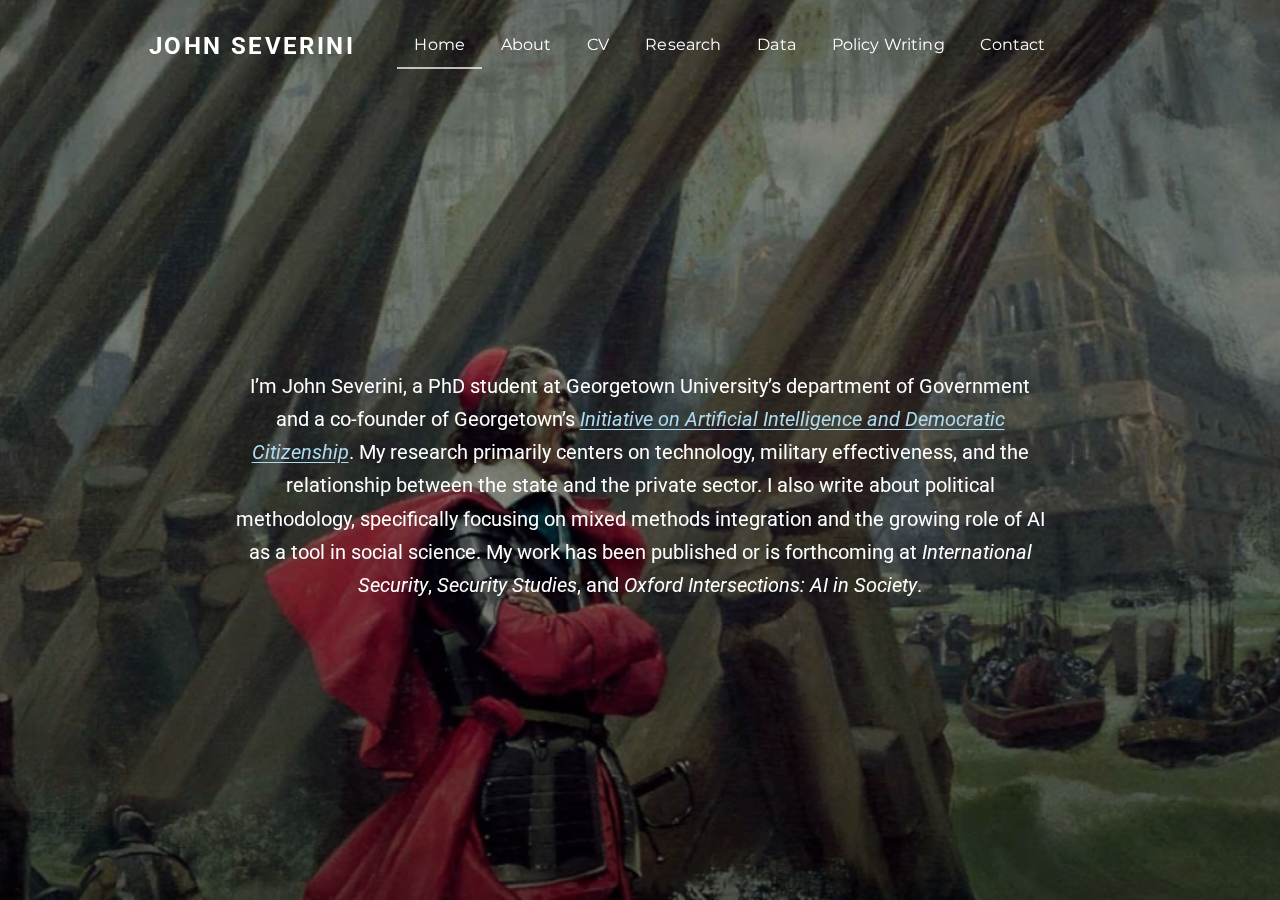
<file: docs/index.html>
<!DOCTYPE html>
<html xmlns="http://www.w3.org/1999/xhtml" lang="en" xml:lang="en"><head>

<meta charset="utf-8">
<meta name="generator" content="quarto-1.8.27">

<meta name="viewport" content="width=device-width, initial-scale=1.0, user-scalable=yes">

<meta name="description" content="PhD Student at Georgetown University studying International Relations, Political Theory, and Political Methodology.">

<title>John Severini</title>
<style>
code{white-space: pre-wrap;}
span.smallcaps{font-variant: small-caps;}
div.columns{display: flex; gap: min(4vw, 1.5em);}
div.column{flex: auto; overflow-x: auto;}
div.hanging-indent{margin-left: 1.5em; text-indent: -1.5em;}
ul.task-list{list-style: none;}
ul.task-list li input[type="checkbox"] {
  width: 0.8em;
  margin: 0 0.8em 0.2em -1em; /* quarto-specific, see https://github.com/quarto-dev/quarto-cli/issues/4556 */ 
  vertical-align: middle;
}
</style>


<script src="site_libs/quarto-nav/quarto-nav.js"></script>
<script src="site_libs/quarto-nav/headroom.min.js"></script>
<link href="./images/js.png" rel="icon" type="image/png">
<script src="site_libs/clipboard/clipboard.min.js"></script>
<script src="site_libs/quarto-html/quarto.js" type="module"></script>
<script src="site_libs/quarto-html/tabsets/tabsets.js" type="module"></script>
<script src="site_libs/quarto-html/axe/axe-check.js" type="module"></script>
<script src="site_libs/quarto-html/popper.min.js"></script>
<script src="site_libs/quarto-html/tippy.umd.min.js"></script>
<script src="site_libs/quarto-html/anchor.min.js"></script>
<link href="site_libs/quarto-html/tippy.css" rel="stylesheet">
<link href="site_libs/quarto-html/quarto-syntax-highlighting-ed96de9b727972fe78a7b5d16c58bf87.css" rel="stylesheet" id="quarto-text-highlighting-styles">
<script src="site_libs/bootstrap/bootstrap.min.js"></script>
<link href="site_libs/bootstrap/bootstrap-icons.css" rel="stylesheet">
<link href="site_libs/bootstrap/bootstrap-adf43f8057f8765affdc9f6440c2203d.min.css" rel="stylesheet" append-hash="true" id="quarto-bootstrap" data-mode="light">
<script id="quarto-search-options" type="application/json">{
  "language": {
    "search-no-results-text": "No results",
    "search-matching-documents-text": "matching documents",
    "search-copy-link-title": "Copy link to search",
    "search-hide-matches-text": "Hide additional matches",
    "search-more-match-text": "more match in this document",
    "search-more-matches-text": "more matches in this document",
    "search-clear-button-title": "Clear",
    "search-text-placeholder": "",
    "search-detached-cancel-button-title": "Cancel",
    "search-submit-button-title": "Submit",
    "search-label": "Search"
  }
}</script>


<link rel="stylesheet" href="styles.css">
<meta property="og:title" content="John Severini">
<meta property="og:description" content="PhD Student at Georgetown University">
<meta property="og:image" content="https://johnseverini.com/images/headshot.jpg">
<meta property="og:site_name" content="John Severini">
<meta name="twitter:title" content="John Severini">
<meta name="twitter:description" content="PhD Student at Georgetown University">
<meta name="twitter:image" content="https://johnseverini.com/images/headshot.jpg">
<meta name="twitter:creator" content="@john_severini">
<meta name="twitter:card" content="summary_large_image">
</head>

<body class="nav-fixed fullcontent quarto-light">

<div id="quarto-search-results"></div>
  <header id="quarto-header" class="headroom fixed-top">
    <nav class="navbar navbar-expand-lg " data-bs-theme="dark">
      <div class="navbar-container container-fluid">
      <div class="navbar-brand-container mx-auto">
    <a class="navbar-brand" href="./index.html">
    <span class="navbar-title">John Severini</span>
    </a>
  </div>
          <button class="navbar-toggler" type="button" data-bs-toggle="collapse" data-bs-target="#navbarCollapse" aria-controls="navbarCollapse" role="menu" aria-expanded="false" aria-label="Toggle navigation" onclick="if (window.quartoToggleHeadroom) { window.quartoToggleHeadroom(); }">
  <span class="navbar-toggler-icon"></span>
</button>
          <div class="collapse navbar-collapse" id="navbarCollapse">
            <ul class="navbar-nav navbar-nav-scroll me-auto">
  <li class="nav-item">
    <a class="nav-link active" href="./index.html" aria-current="page"> 
<span class="menu-text">Home</span></a>
  </li>  
  <li class="nav-item">
    <a class="nav-link" href="./about.html"> 
<span class="menu-text">About</span></a>
  </li>  
  <li class="nav-item">
    <a class="nav-link" href="./cv.html"> 
<span class="menu-text">CV</span></a>
  </li>  
  <li class="nav-item">
    <a class="nav-link" href="./research.html"> 
<span class="menu-text">Research</span></a>
  </li>  
  <li class="nav-item">
    <a class="nav-link" href="./data.html"> 
<span class="menu-text">Data</span></a>
  </li>  
  <li class="nav-item">
    <a class="nav-link" href="./policy-writing.html"> 
<span class="menu-text">Policy Writing</span></a>
  </li>  
  <li class="nav-item">
    <a class="nav-link" href="./contact.html"> 
<span class="menu-text">Contact</span></a>
  </li>  
</ul>
          </div> <!-- /navcollapse -->
            <div class="quarto-navbar-tools">
</div>
      </div> <!-- /container-fluid -->
    </nav>
</header>
<!-- content -->
<div id="quarto-content" class="quarto-container page-layout-custom page-navbar">
<!-- sidebar -->
<!-- margin-sidebar -->
<!-- main -->




<div class="hero-section">
<p><img src="images/banner.png" class="hero-bg img-fluid"></p>
<div class="hero-overlay">

</div>
<div class="hero-content">
<p>I’m John Severini, a PhD student at Georgetown University’s department of Government and a co-founder of Georgetown’s <a href="https://aidc.georgetown.edu/">Initiative on Artificial Intelligence and Democratic Citizenship</a>. My research primarily centers on technology, military effectiveness, and the relationship between the state and the private sector. I also write about political methodology, specifically focusing on mixed methods integration and the growing role of AI as a tool in social science. My work has been published or is forthcoming at <em>International Security</em>, <em>Security Studies</em>, and <em>Oxford Intersections: AI in Society</em>.</p>
</div>
</div>




<script id="quarto-html-after-body" type="application/javascript">
  window.document.addEventListener("DOMContentLoaded", function (event) {
    const icon = "";
    const anchorJS = new window.AnchorJS();
    anchorJS.options = {
      placement: 'right',
      icon: icon
    };
    anchorJS.add('.anchored');
    const isCodeAnnotation = (el) => {
      for (const clz of el.classList) {
        if (clz.startsWith('code-annotation-')) {                     
          return true;
        }
      }
      return false;
    }
    const onCopySuccess = function(e) {
      // button target
      const button = e.trigger;
      // don't keep focus
      button.blur();
      // flash "checked"
      button.classList.add('code-copy-button-checked');
      var currentTitle = button.getAttribute("title");
      button.setAttribute("title", "Copied!");
      let tooltip;
      if (window.bootstrap) {
        button.setAttribute("data-bs-toggle", "tooltip");
        button.setAttribute("data-bs-placement", "left");
        button.setAttribute("data-bs-title", "Copied!");
        tooltip = new bootstrap.Tooltip(button, 
          { trigger: "manual", 
            customClass: "code-copy-button-tooltip",
            offset: [0, -8]});
        tooltip.show();    
      }
      setTimeout(function() {
        if (tooltip) {
          tooltip.hide();
          button.removeAttribute("data-bs-title");
          button.removeAttribute("data-bs-toggle");
          button.removeAttribute("data-bs-placement");
        }
        button.setAttribute("title", currentTitle);
        button.classList.remove('code-copy-button-checked');
      }, 1000);
      // clear code selection
      e.clearSelection();
    }
    const getTextToCopy = function(trigger) {
      const outerScaffold = trigger.parentElement.cloneNode(true);
      const codeEl = outerScaffold.querySelector('code');
      for (const childEl of codeEl.children) {
        if (isCodeAnnotation(childEl)) {
          childEl.remove();
        }
      }
      return codeEl.innerText;
    }
    const clipboard = new window.ClipboardJS('.code-copy-button:not([data-in-quarto-modal])', {
      text: getTextToCopy
    });
    clipboard.on('success', onCopySuccess);
    if (window.document.getElementById('quarto-embedded-source-code-modal')) {
      const clipboardModal = new window.ClipboardJS('.code-copy-button[data-in-quarto-modal]', {
        text: getTextToCopy,
        container: window.document.getElementById('quarto-embedded-source-code-modal')
      });
      clipboardModal.on('success', onCopySuccess);
    }
      var localhostRegex = new RegExp(/^(?:http|https):\/\/localhost\:?[0-9]*\//);
      var mailtoRegex = new RegExp(/^mailto:/);
        var filterRegex = new RegExp("https:\/\/johnseverini\.com");
      var isInternal = (href) => {
          return filterRegex.test(href) || localhostRegex.test(href) || mailtoRegex.test(href);
      }
      // Inspect non-navigation links and adorn them if external
     var links = window.document.querySelectorAll('a[href]:not(.nav-link):not(.navbar-brand):not(.toc-action):not(.sidebar-link):not(.sidebar-item-toggle):not(.pagination-link):not(.no-external):not([aria-hidden]):not(.dropdown-item):not(.quarto-navigation-tool):not(.about-link)');
      for (var i=0; i<links.length; i++) {
        const link = links[i];
        if (!isInternal(link.href)) {
          // undo the damage that might have been done by quarto-nav.js in the case of
          // links that we want to consider external
          if (link.dataset.originalHref !== undefined) {
            link.href = link.dataset.originalHref;
          }
        }
      }
    function tippyHover(el, contentFn, onTriggerFn, onUntriggerFn) {
      const config = {
        allowHTML: true,
        maxWidth: 500,
        delay: 100,
        arrow: false,
        appendTo: function(el) {
            return el.parentElement;
        },
        interactive: true,
        interactiveBorder: 10,
        theme: 'quarto',
        placement: 'bottom-start',
      };
      if (contentFn) {
        config.content = contentFn;
      }
      if (onTriggerFn) {
        config.onTrigger = onTriggerFn;
      }
      if (onUntriggerFn) {
        config.onUntrigger = onUntriggerFn;
      }
      window.tippy(el, config); 
    }
    const noterefs = window.document.querySelectorAll('a[role="doc-noteref"]');
    for (var i=0; i<noterefs.length; i++) {
      const ref = noterefs[i];
      tippyHover(ref, function() {
        // use id or data attribute instead here
        let href = ref.getAttribute('data-footnote-href') || ref.getAttribute('href');
        try { href = new URL(href).hash; } catch {}
        const id = href.replace(/^#\/?/, "");
        const note = window.document.getElementById(id);
        if (note) {
          return note.innerHTML;
        } else {
          return "";
        }
      });
    }
    const xrefs = window.document.querySelectorAll('a.quarto-xref');
    const processXRef = (id, note) => {
      // Strip column container classes
      const stripColumnClz = (el) => {
        el.classList.remove("page-full", "page-columns");
        if (el.children) {
          for (const child of el.children) {
            stripColumnClz(child);
          }
        }
      }
      stripColumnClz(note)
      if (id === null || id.startsWith('sec-')) {
        // Special case sections, only their first couple elements
        const container = document.createElement("div");
        if (note.children && note.children.length > 2) {
          container.appendChild(note.children[0].cloneNode(true));
          for (let i = 1; i < note.children.length; i++) {
            const child = note.children[i];
            if (child.tagName === "P" && child.innerText === "") {
              continue;
            } else {
              container.appendChild(child.cloneNode(true));
              break;
            }
          }
          if (window.Quarto?.typesetMath) {
            window.Quarto.typesetMath(container);
          }
          return container.innerHTML
        } else {
          if (window.Quarto?.typesetMath) {
            window.Quarto.typesetMath(note);
          }
          return note.innerHTML;
        }
      } else {
        // Remove any anchor links if they are present
        const anchorLink = note.querySelector('a.anchorjs-link');
        if (anchorLink) {
          anchorLink.remove();
        }
        if (window.Quarto?.typesetMath) {
          window.Quarto.typesetMath(note);
        }
        if (note.classList.contains("callout")) {
          return note.outerHTML;
        } else {
          return note.innerHTML;
        }
      }
    }
    for (var i=0; i<xrefs.length; i++) {
      const xref = xrefs[i];
      tippyHover(xref, undefined, function(instance) {
        instance.disable();
        let url = xref.getAttribute('href');
        let hash = undefined; 
        if (url.startsWith('#')) {
          hash = url;
        } else {
          try { hash = new URL(url).hash; } catch {}
        }
        if (hash) {
          const id = hash.replace(/^#\/?/, "");
          const note = window.document.getElementById(id);
          if (note !== null) {
            try {
              const html = processXRef(id, note.cloneNode(true));
              instance.setContent(html);
            } finally {
              instance.enable();
              instance.show();
            }
          } else {
            // See if we can fetch this
            fetch(url.split('#')[0])
            .then(res => res.text())
            .then(html => {
              const parser = new DOMParser();
              const htmlDoc = parser.parseFromString(html, "text/html");
              const note = htmlDoc.getElementById(id);
              if (note !== null) {
                const html = processXRef(id, note);
                instance.setContent(html);
              } 
            }).finally(() => {
              instance.enable();
              instance.show();
            });
          }
        } else {
          // See if we can fetch a full url (with no hash to target)
          // This is a special case and we should probably do some content thinning / targeting
          fetch(url)
          .then(res => res.text())
          .then(html => {
            const parser = new DOMParser();
            const htmlDoc = parser.parseFromString(html, "text/html");
            const note = htmlDoc.querySelector('main.content');
            if (note !== null) {
              // This should only happen for chapter cross references
              // (since there is no id in the URL)
              // remove the first header
              if (note.children.length > 0 && note.children[0].tagName === "HEADER") {
                note.children[0].remove();
              }
              const html = processXRef(null, note);
              instance.setContent(html);
            } 
          }).finally(() => {
            instance.enable();
            instance.show();
          });
        }
      }, function(instance) {
      });
    }
        let selectedAnnoteEl;
        const selectorForAnnotation = ( cell, annotation) => {
          let cellAttr = 'data-code-cell="' + cell + '"';
          let lineAttr = 'data-code-annotation="' +  annotation + '"';
          const selector = 'span[' + cellAttr + '][' + lineAttr + ']';
          return selector;
        }
        const selectCodeLines = (annoteEl) => {
          const doc = window.document;
          const targetCell = annoteEl.getAttribute("data-target-cell");
          const targetAnnotation = annoteEl.getAttribute("data-target-annotation");
          const annoteSpan = window.document.querySelector(selectorForAnnotation(targetCell, targetAnnotation));
          const lines = annoteSpan.getAttribute("data-code-lines").split(",");
          const lineIds = lines.map((line) => {
            return targetCell + "-" + line;
          })
          let top = null;
          let height = null;
          let parent = null;
          if (lineIds.length > 0) {
              //compute the position of the single el (top and bottom and make a div)
              const el = window.document.getElementById(lineIds[0]);
              top = el.offsetTop;
              height = el.offsetHeight;
              parent = el.parentElement.parentElement;
            if (lineIds.length > 1) {
              const lastEl = window.document.getElementById(lineIds[lineIds.length - 1]);
              const bottom = lastEl.offsetTop + lastEl.offsetHeight;
              height = bottom - top;
            }
            if (top !== null && height !== null && parent !== null) {
              // cook up a div (if necessary) and position it 
              let div = window.document.getElementById("code-annotation-line-highlight");
              if (div === null) {
                div = window.document.createElement("div");
                div.setAttribute("id", "code-annotation-line-highlight");
                div.style.position = 'absolute';
                parent.appendChild(div);
              }
              div.style.top = top - 2 + "px";
              div.style.height = height + 4 + "px";
              div.style.left = 0;
              let gutterDiv = window.document.getElementById("code-annotation-line-highlight-gutter");
              if (gutterDiv === null) {
                gutterDiv = window.document.createElement("div");
                gutterDiv.setAttribute("id", "code-annotation-line-highlight-gutter");
                gutterDiv.style.position = 'absolute';
                const codeCell = window.document.getElementById(targetCell);
                const gutter = codeCell.querySelector('.code-annotation-gutter');
                gutter.appendChild(gutterDiv);
              }
              gutterDiv.style.top = top - 2 + "px";
              gutterDiv.style.height = height + 4 + "px";
            }
            selectedAnnoteEl = annoteEl;
          }
        };
        const unselectCodeLines = () => {
          const elementsIds = ["code-annotation-line-highlight", "code-annotation-line-highlight-gutter"];
          elementsIds.forEach((elId) => {
            const div = window.document.getElementById(elId);
            if (div) {
              div.remove();
            }
          });
          selectedAnnoteEl = undefined;
        };
          // Handle positioning of the toggle
      window.addEventListener(
        "resize",
        throttle(() => {
          elRect = undefined;
          if (selectedAnnoteEl) {
            selectCodeLines(selectedAnnoteEl);
          }
        }, 10)
      );
      function throttle(fn, ms) {
      let throttle = false;
      let timer;
        return (...args) => {
          if(!throttle) { // first call gets through
              fn.apply(this, args);
              throttle = true;
          } else { // all the others get throttled
              if(timer) clearTimeout(timer); // cancel #2
              timer = setTimeout(() => {
                fn.apply(this, args);
                timer = throttle = false;
              }, ms);
          }
        };
      }
        // Attach click handler to the DT
        const annoteDls = window.document.querySelectorAll('dt[data-target-cell]');
        for (const annoteDlNode of annoteDls) {
          annoteDlNode.addEventListener('click', (event) => {
            const clickedEl = event.target;
            if (clickedEl !== selectedAnnoteEl) {
              unselectCodeLines();
              const activeEl = window.document.querySelector('dt[data-target-cell].code-annotation-active');
              if (activeEl) {
                activeEl.classList.remove('code-annotation-active');
              }
              selectCodeLines(clickedEl);
              clickedEl.classList.add('code-annotation-active');
            } else {
              // Unselect the line
              unselectCodeLines();
              clickedEl.classList.remove('code-annotation-active');
            }
          });
        }
    const findCites = (el) => {
      const parentEl = el.parentElement;
      if (parentEl) {
        const cites = parentEl.dataset.cites;
        if (cites) {
          return {
            el,
            cites: cites.split(' ')
          };
        } else {
          return findCites(el.parentElement)
        }
      } else {
        return undefined;
      }
    };
    var bibliorefs = window.document.querySelectorAll('a[role="doc-biblioref"]');
    for (var i=0; i<bibliorefs.length; i++) {
      const ref = bibliorefs[i];
      const citeInfo = findCites(ref);
      if (citeInfo) {
        tippyHover(citeInfo.el, function() {
          var popup = window.document.createElement('div');
          citeInfo.cites.forEach(function(cite) {
            var citeDiv = window.document.createElement('div');
            citeDiv.classList.add('hanging-indent');
            citeDiv.classList.add('csl-entry');
            var biblioDiv = window.document.getElementById('ref-' + cite);
            if (biblioDiv) {
              citeDiv.innerHTML = biblioDiv.innerHTML;
            }
            popup.appendChild(citeDiv);
          });
          return popup.innerHTML;
        });
      }
    }
  });
  </script>
</div> <!-- /content -->
<footer class="footer">
  <div class="nav-footer">
    <div class="nav-footer-left">
      &nbsp;
    </div>   
    <div class="nav-footer-center">
<p>© 2026 John Severini</p>
</div>
    <div class="nav-footer-right">
      &nbsp;
    </div>
  </div>
</footer>
<script>
  window.addEventListener('scroll', function() {
    const navbar = document.querySelector('nav.navbar');
    if (window.scrollY > 50) {
      navbar.classList.add('scrolled');
    } else {
      navbar.classList.remove('scrolled');
    }
  });
</script>
<script type="application/ld+json">
{
  "@context": "https://schema.org",
  "@type": "Person",
  "name": "John Severini",
  "url": "https://johnseverini.com",
  "jobTitle": "PhD Student",
  "affiliation": {
    "@type": "Organization",
    "name": "Georgetown University"
  },
  "sameAs": [
    "https://twitter.com/john_severini",
    "https://scholar.google.com/citations?user=JbXtQqMAAAAJ&hl=en",
    "https://www.linkedin.com/in/johnseverini",
    "https://bsky.app/profile/johnseverini.bsky.social",
    "https://substack.com/@johnseverini"
  ]
}
</script>




</body></html>
</file>
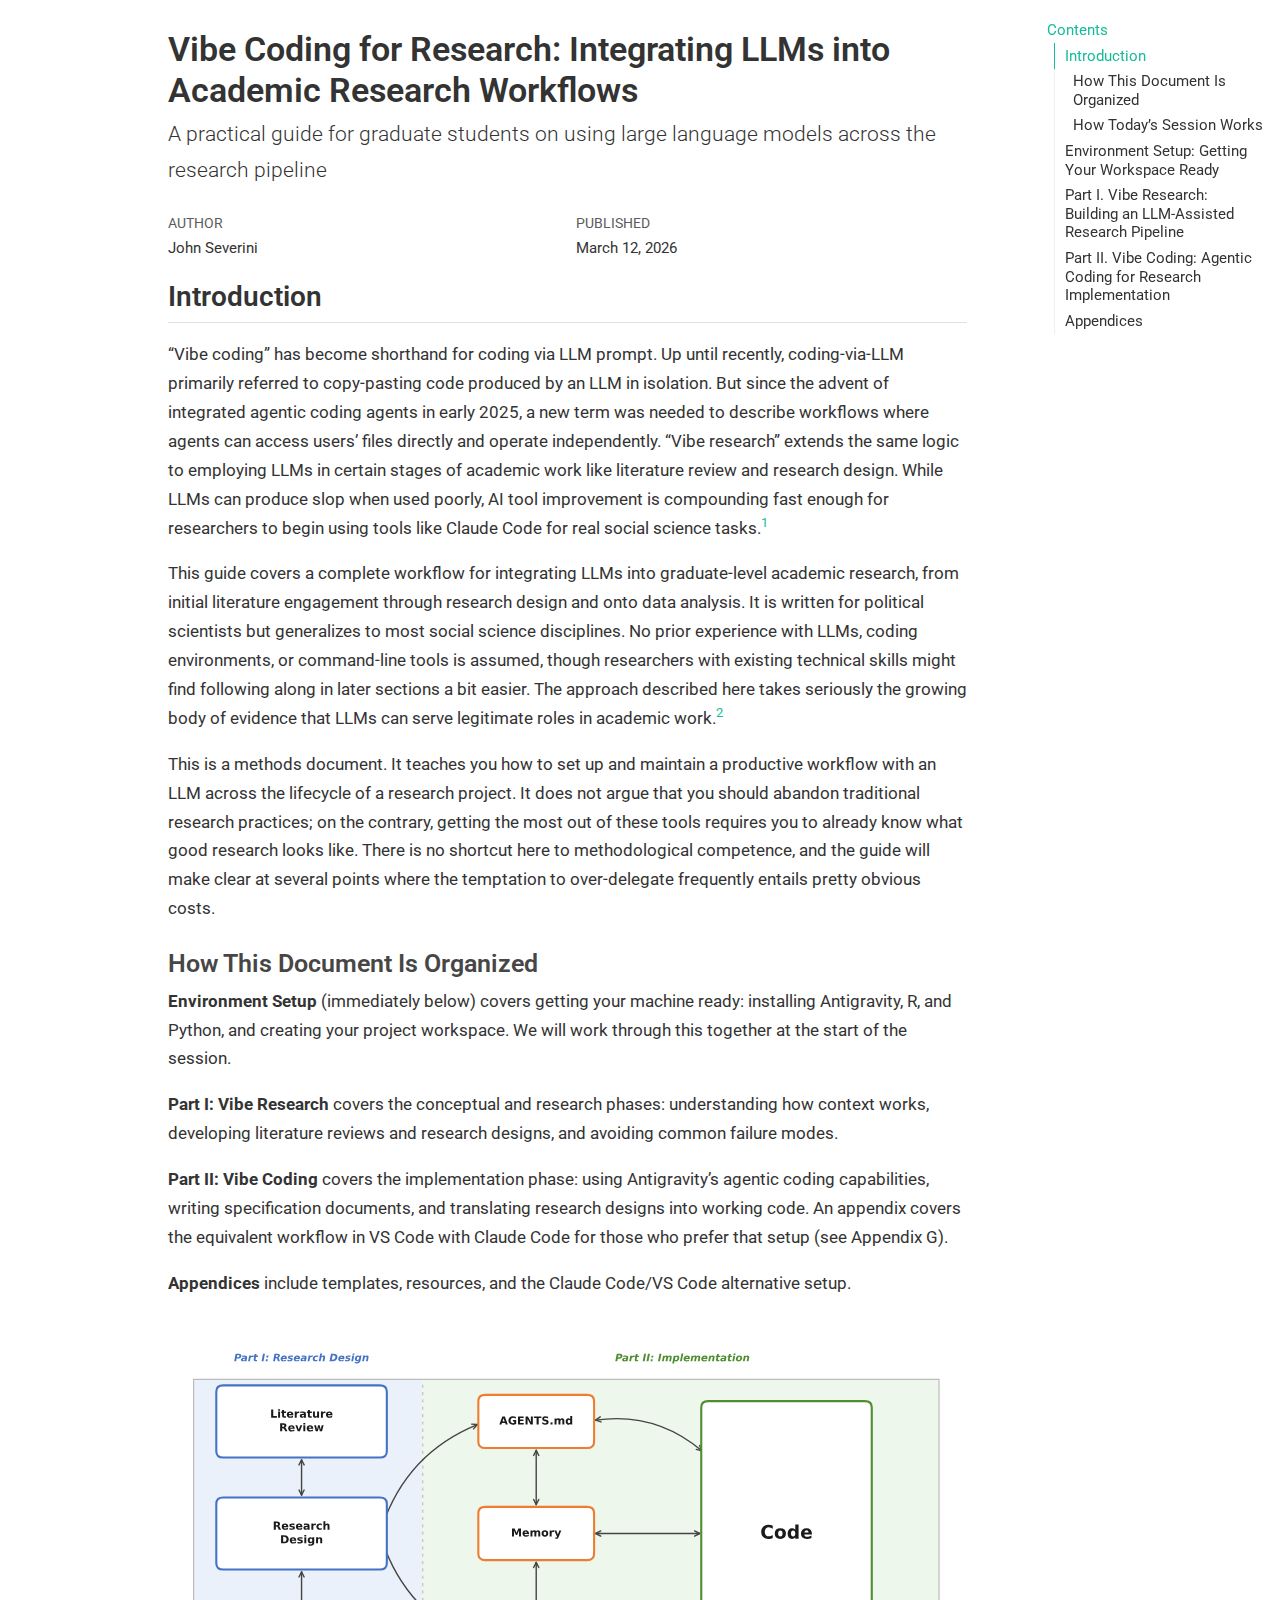
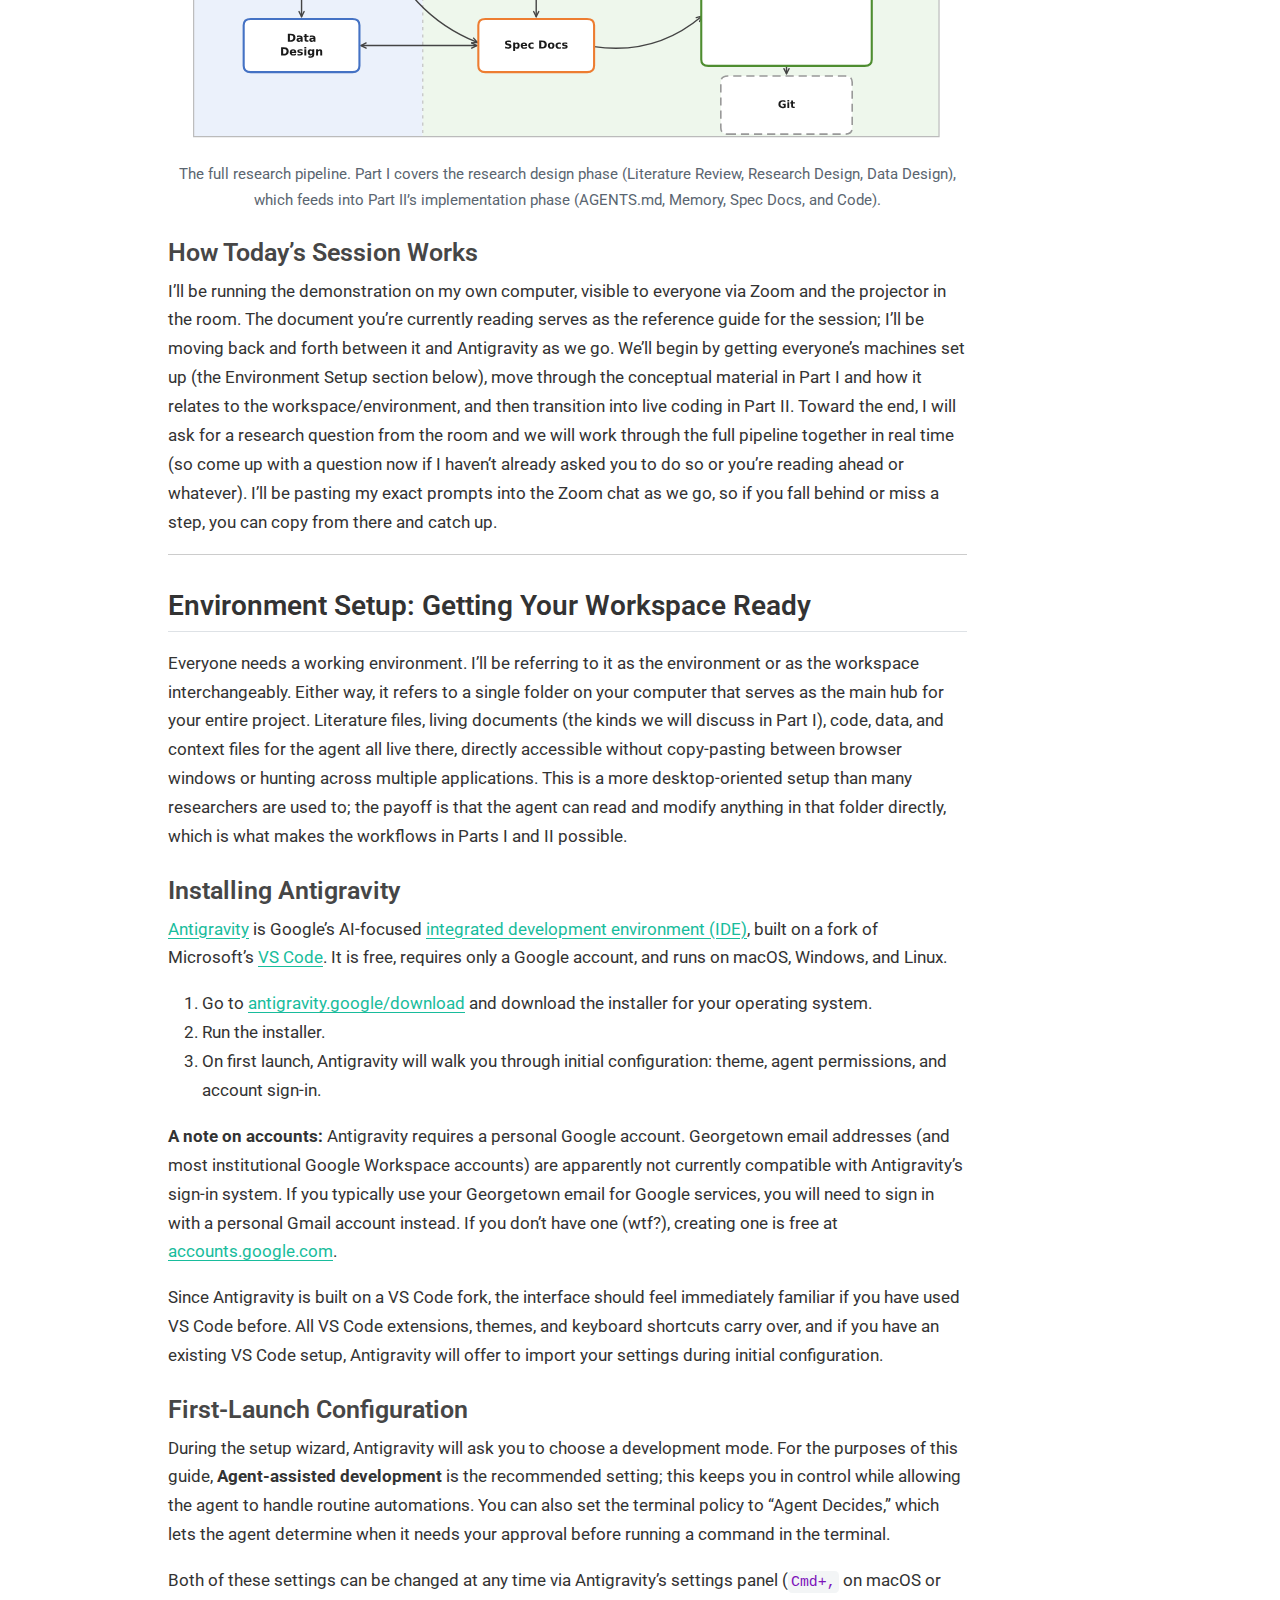
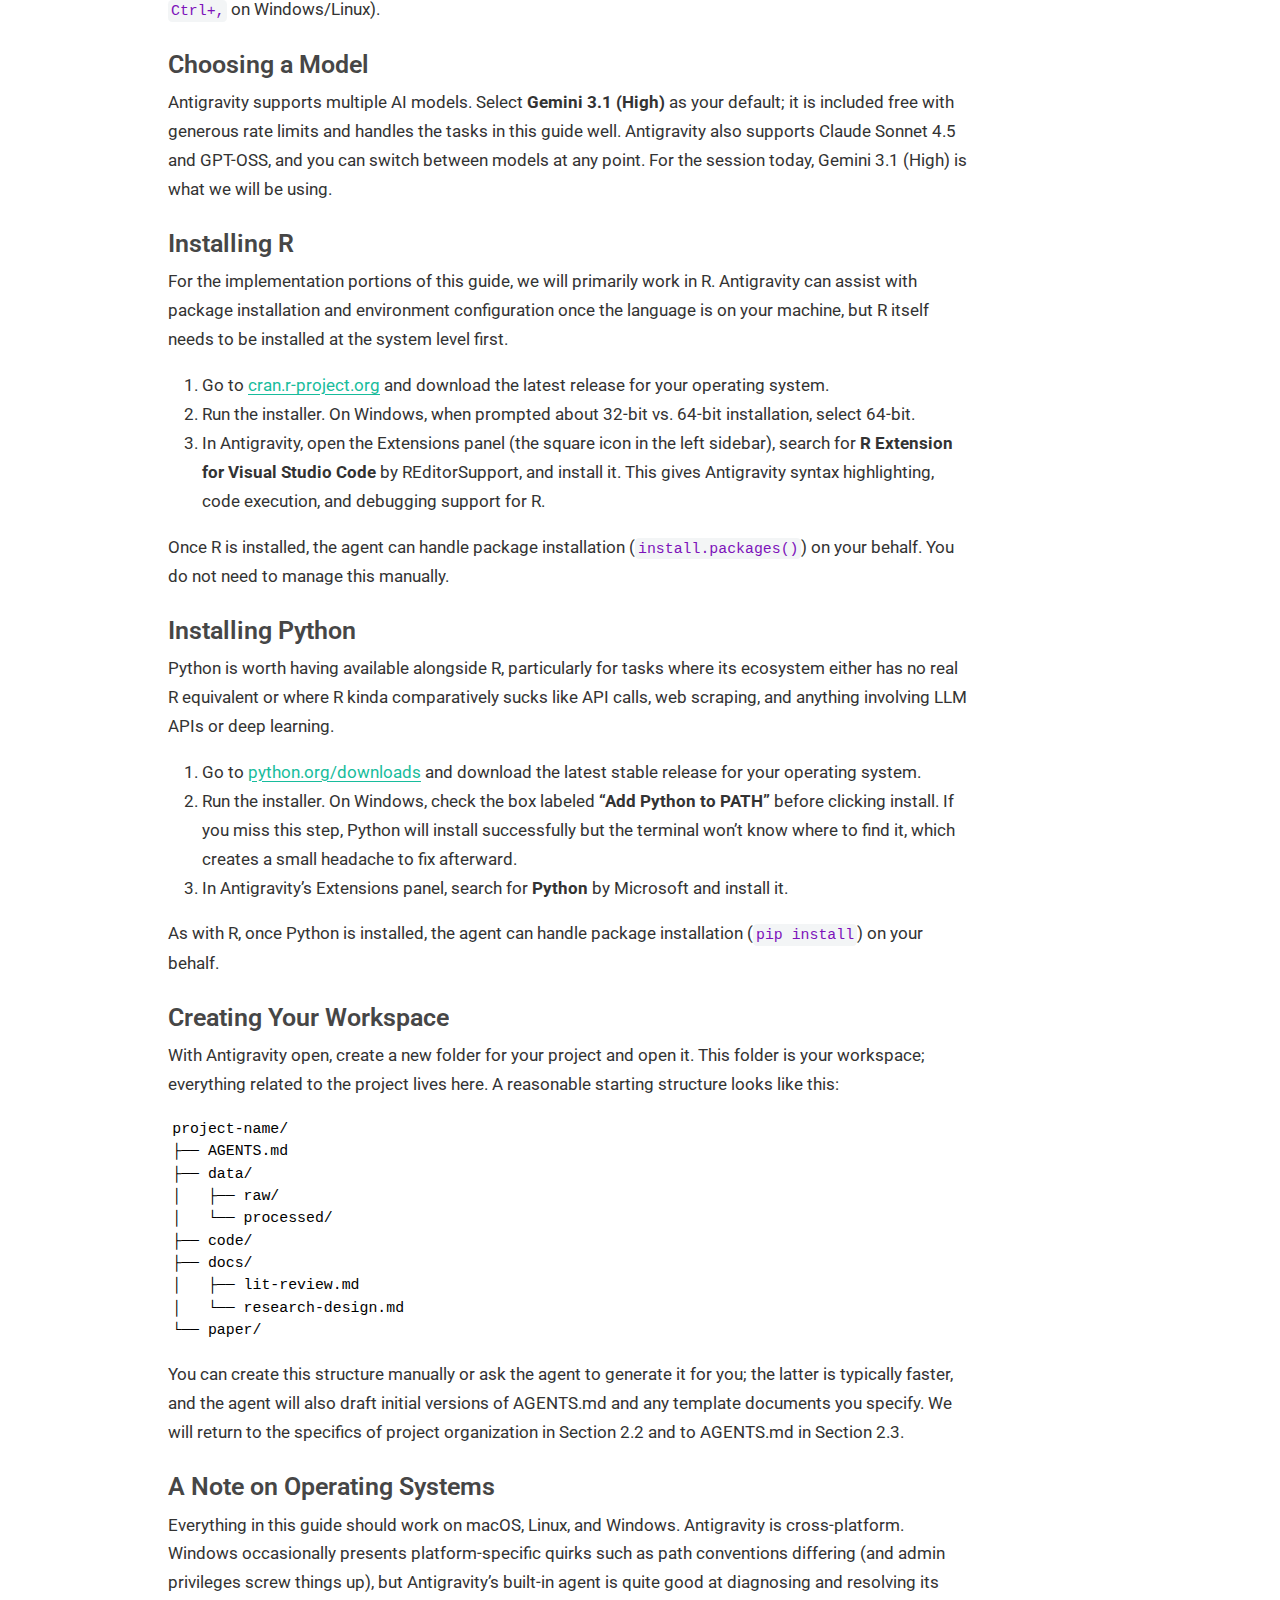
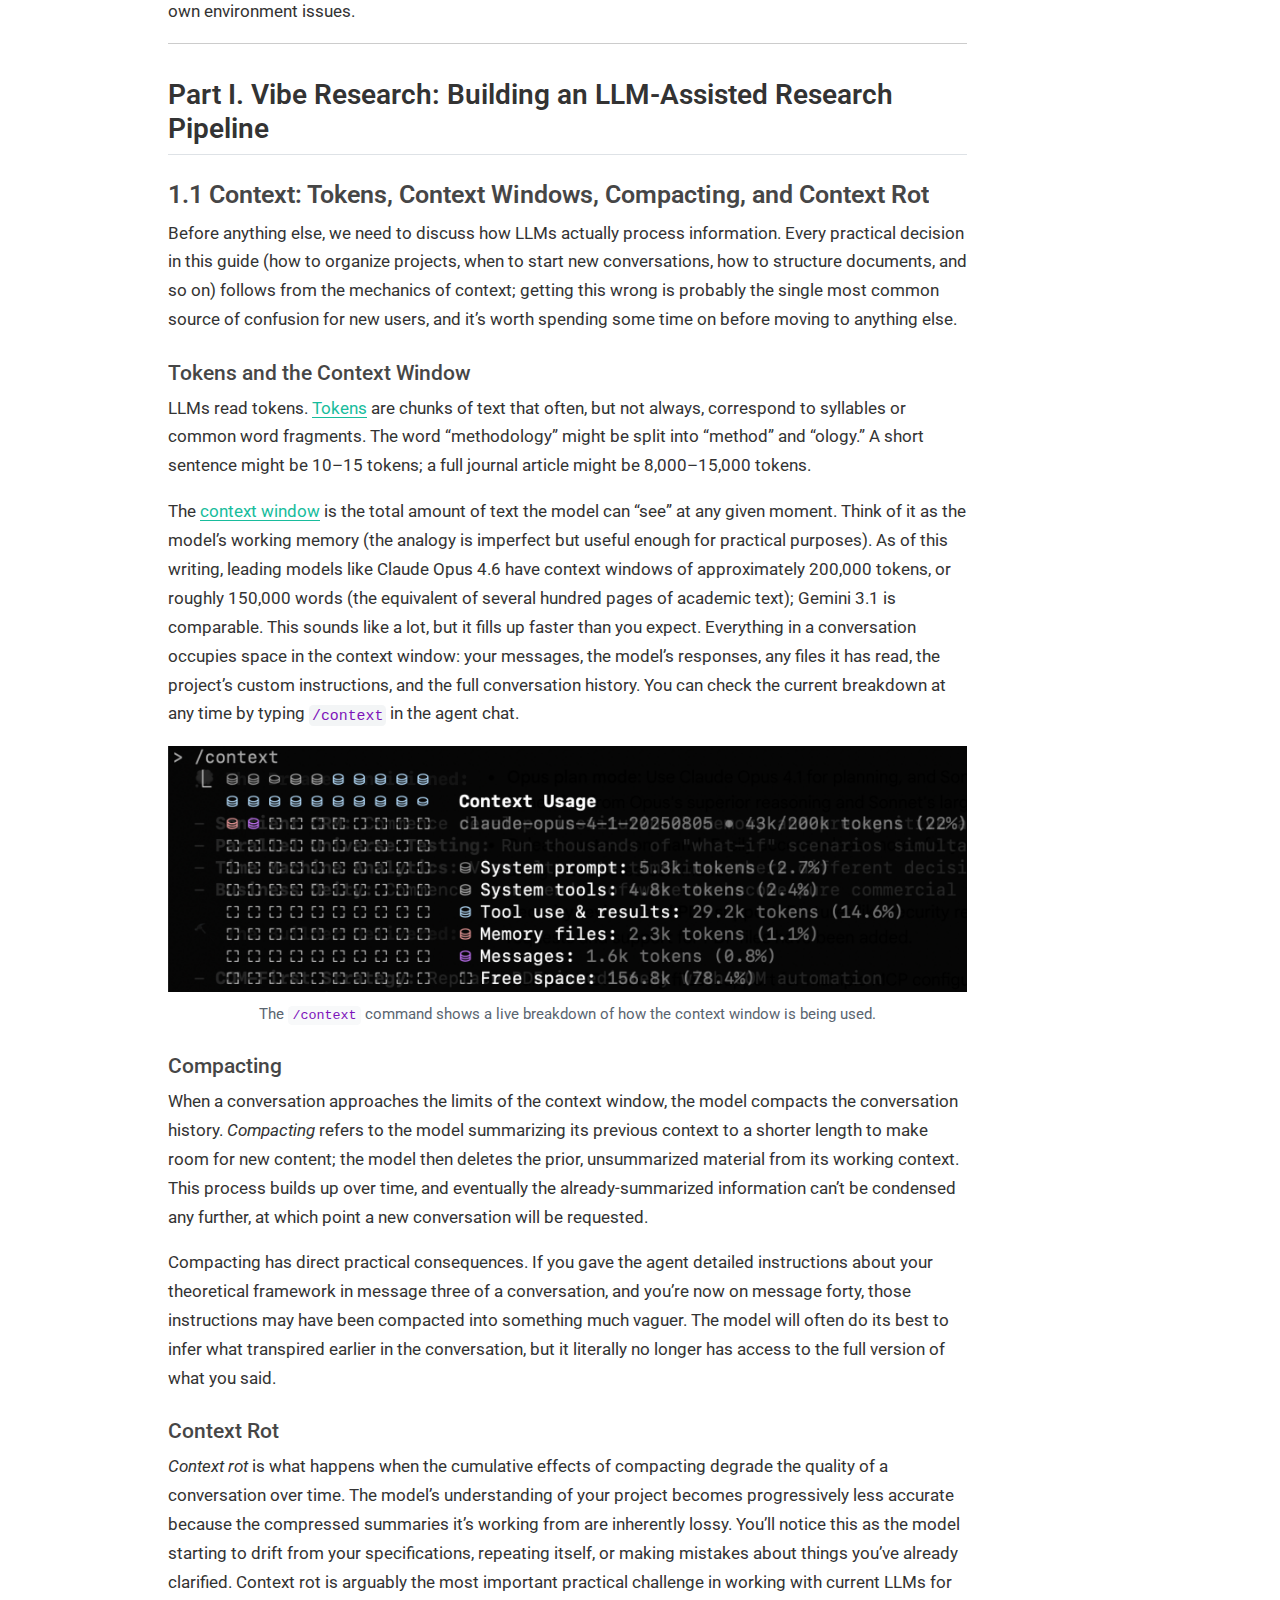
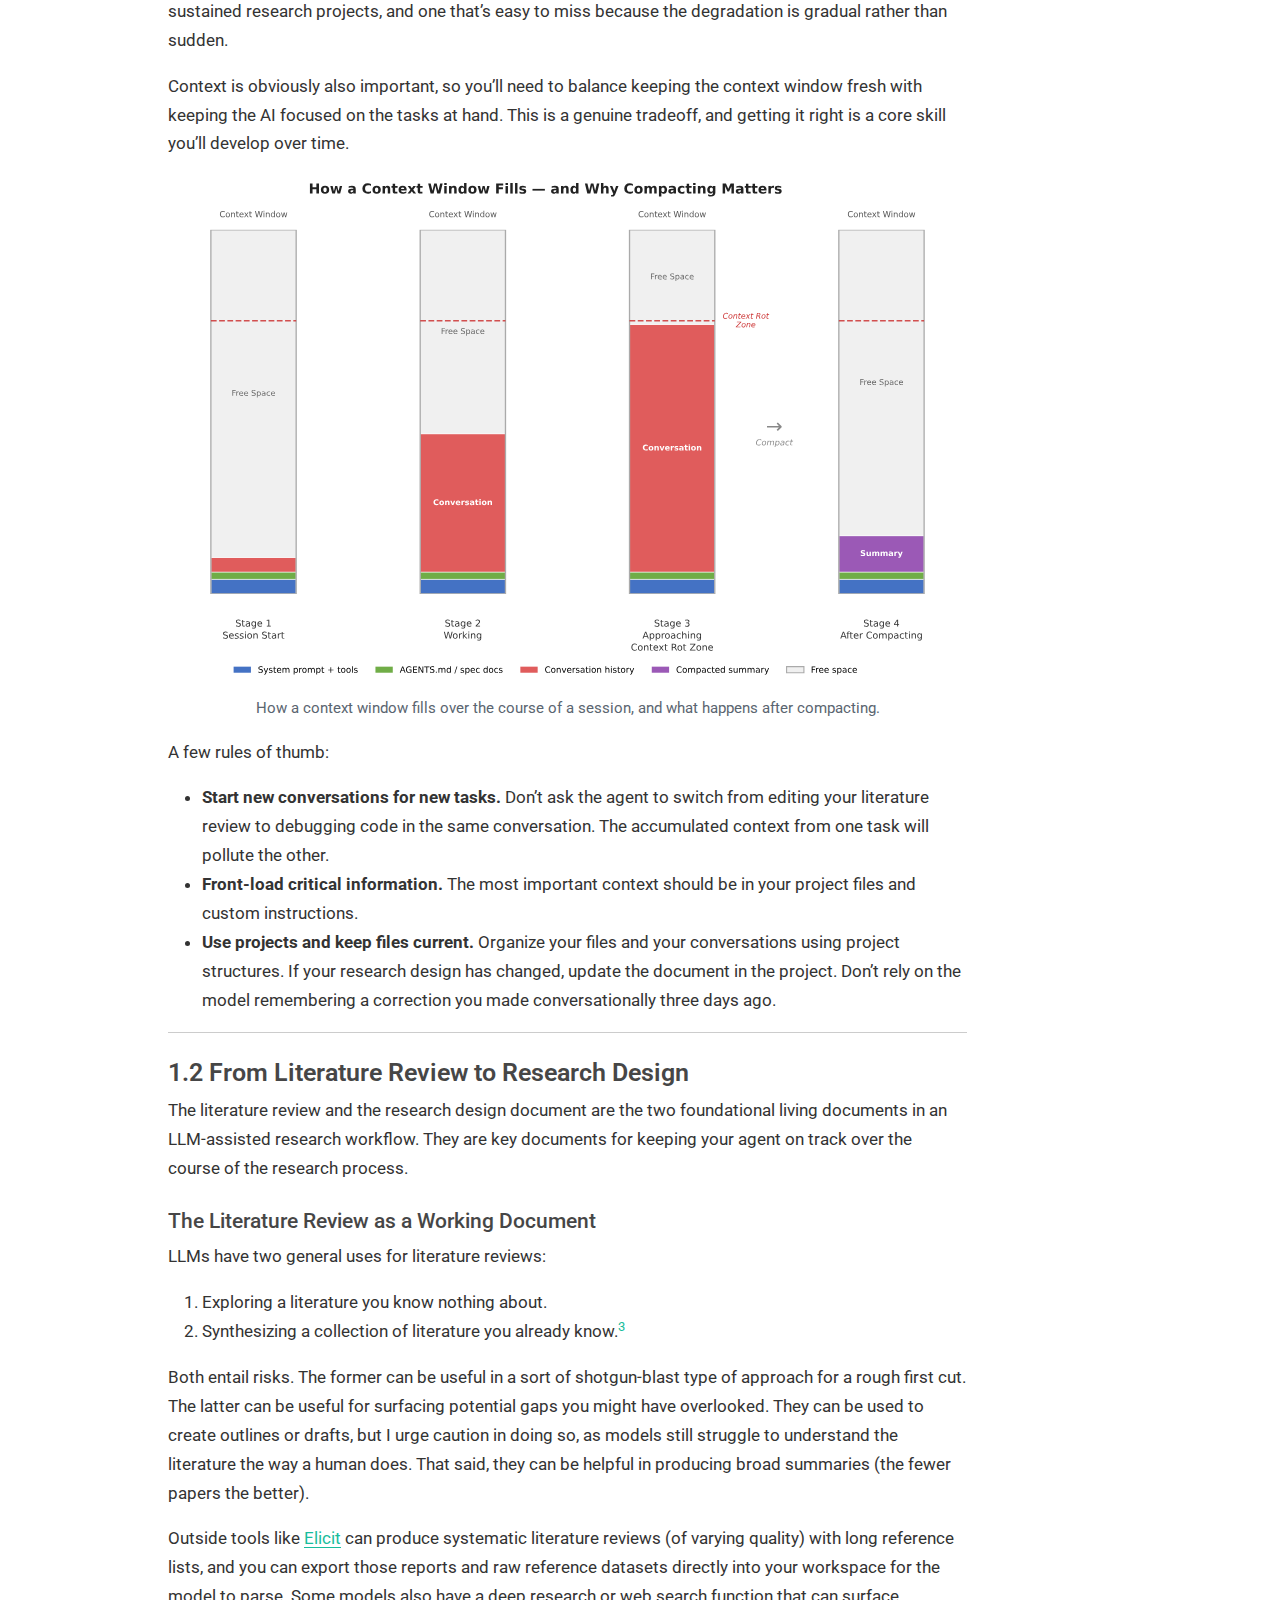
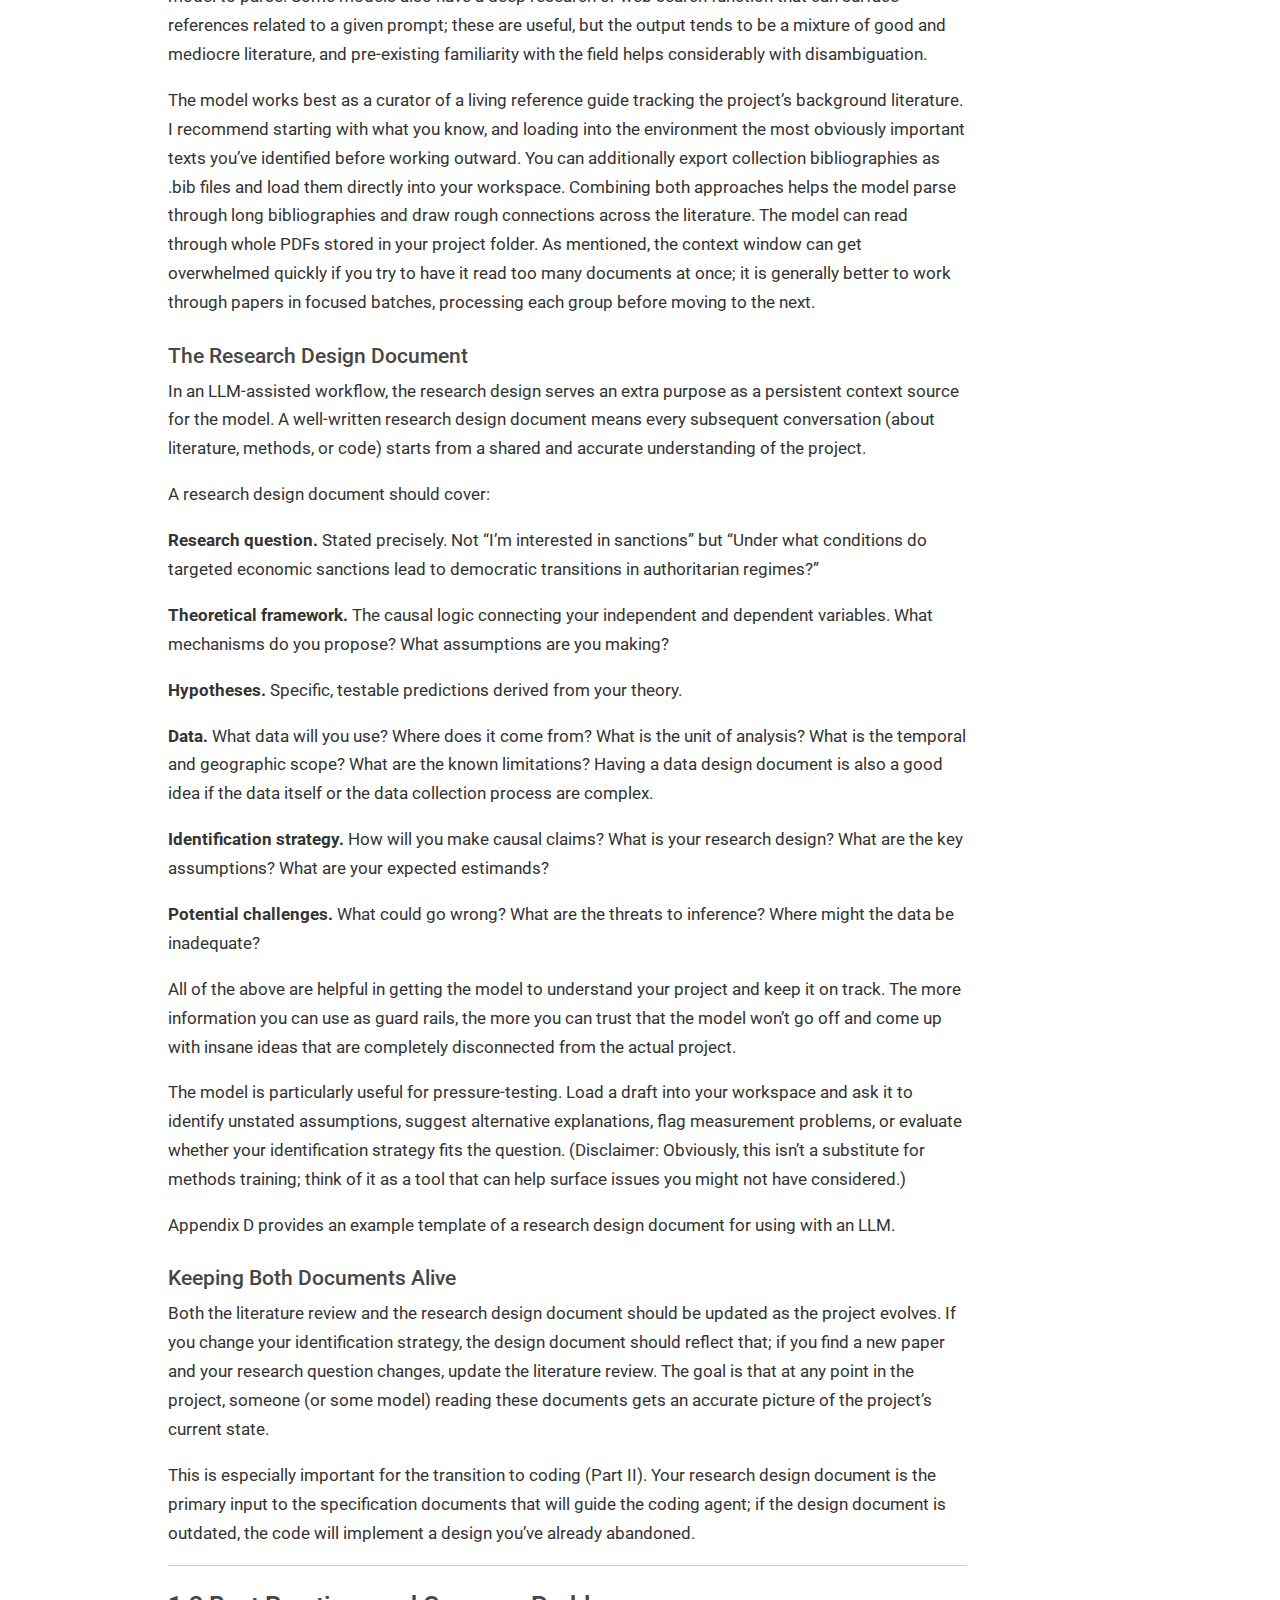
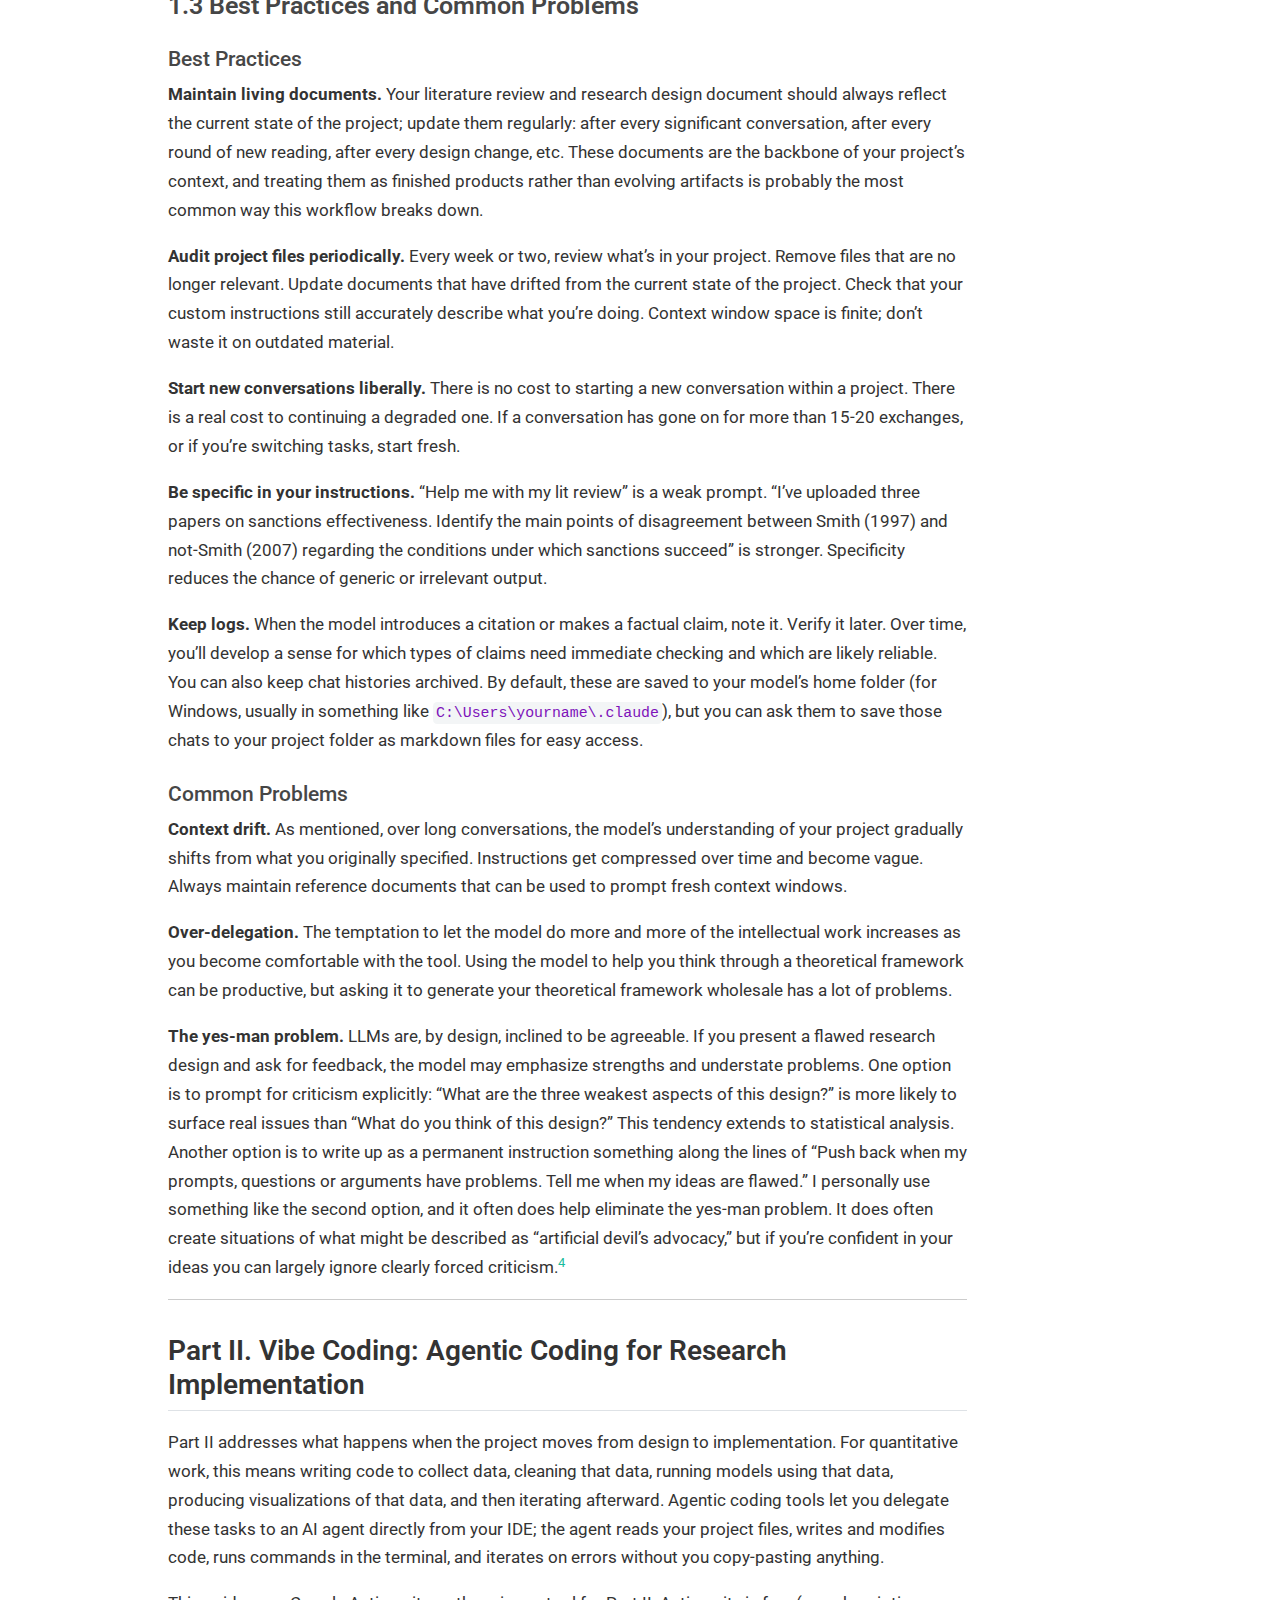
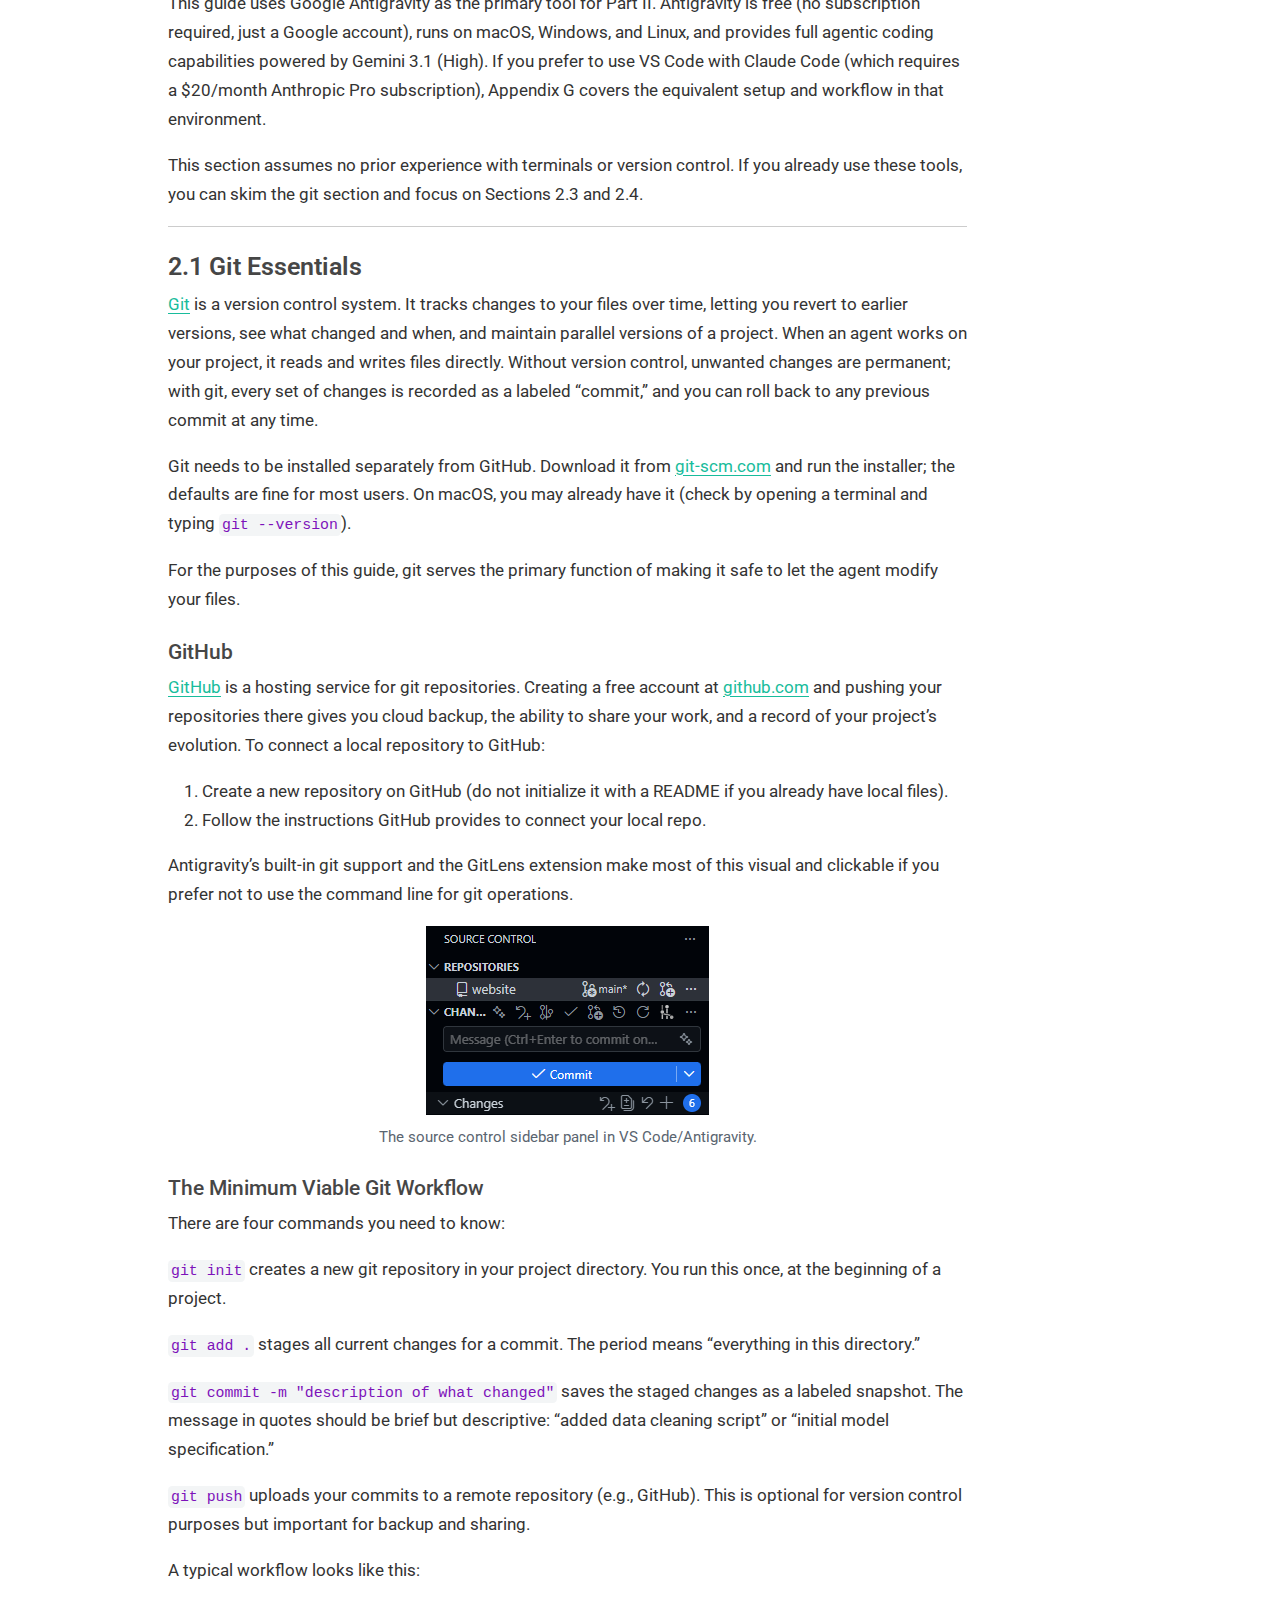
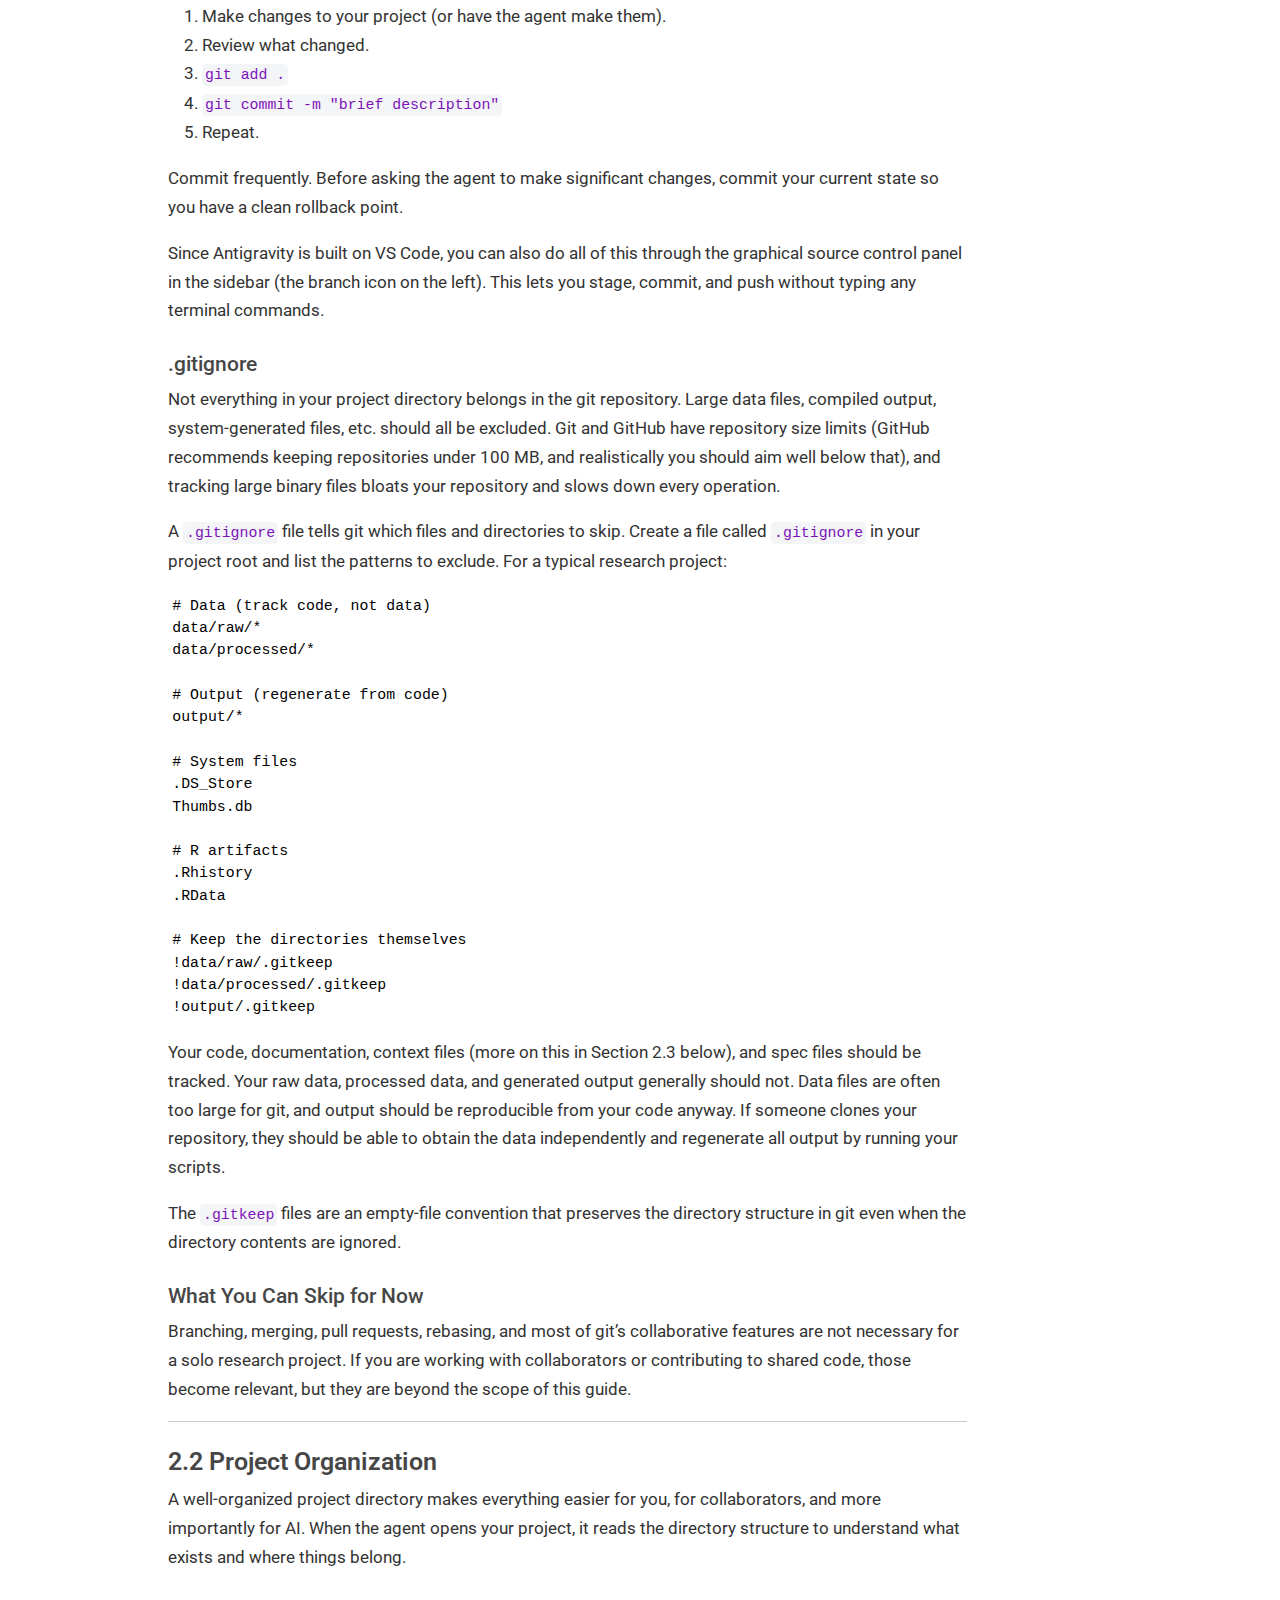
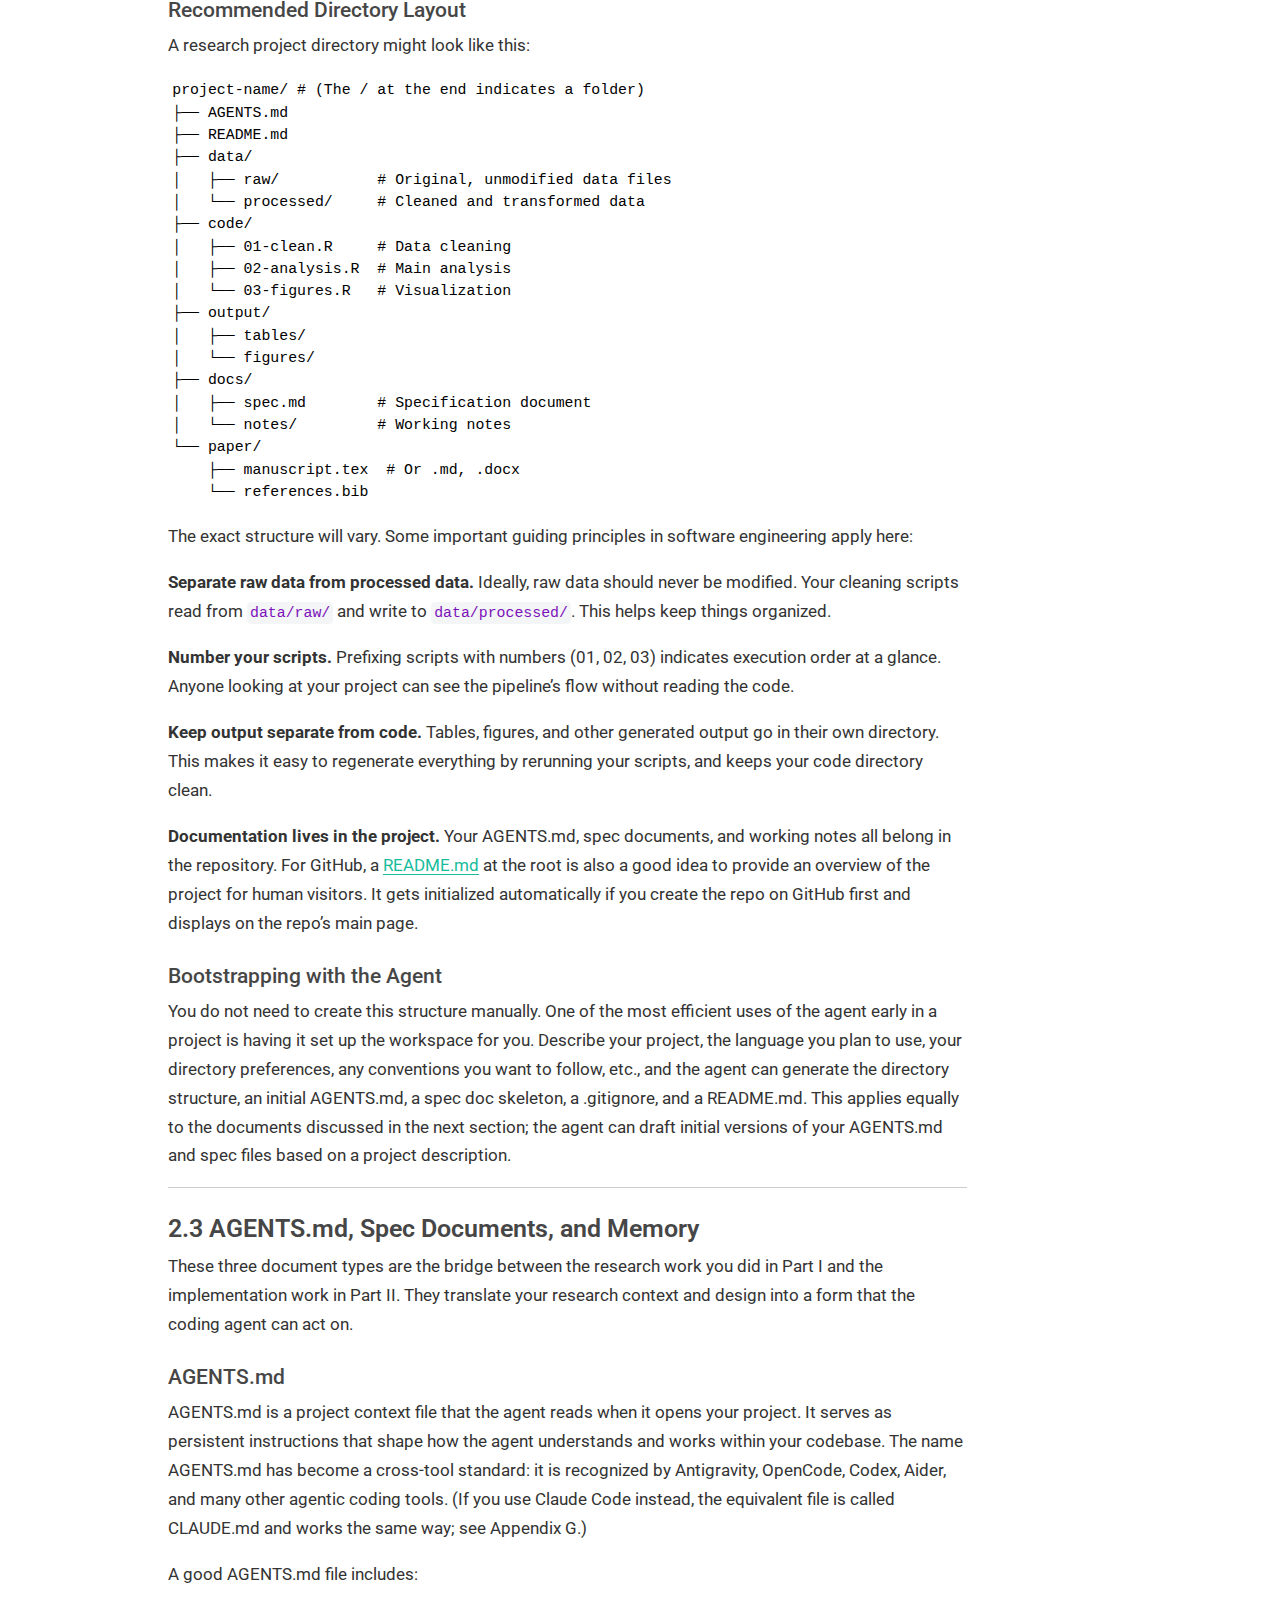
<file: docs/brownbag/index.html>
<!DOCTYPE html>
<html xmlns="http://www.w3.org/1999/xhtml" lang="en" xml:lang="en"><head>

<meta charset="utf-8">
<meta name="generator" content="quarto-1.8.27">

<meta name="viewport" content="width=device-width, initial-scale=1.0, user-scalable=yes">

<meta name="author" content="John Severini">
<meta name="dcterms.date" content="2026-03-12">

<title>Vibe Coding for Research: Integrating LLMs into Academic Research Workflows – John Severini</title>
<style>
code{white-space: pre-wrap;}
span.smallcaps{font-variant: small-caps;}
div.columns{display: flex; gap: min(4vw, 1.5em);}
div.column{flex: auto; overflow-x: auto;}
div.hanging-indent{margin-left: 1.5em; text-indent: -1.5em;}
ul.task-list{list-style: none;}
ul.task-list li input[type="checkbox"] {
  width: 0.8em;
  margin: 0 0.8em 0.2em -1em; /* quarto-specific, see https://github.com/quarto-dev/quarto-cli/issues/4556 */ 
  vertical-align: middle;
}
/* CSS for syntax highlighting */
html { -webkit-text-size-adjust: 100%; }
pre > code.sourceCode { white-space: pre; position: relative; }
pre > code.sourceCode > span { display: inline-block; line-height: 1.25; }
pre > code.sourceCode > span:empty { height: 1.2em; }
.sourceCode { overflow: visible; }
code.sourceCode > span { color: inherit; text-decoration: inherit; }
div.sourceCode { margin: 1em 0; }
pre.sourceCode { margin: 0; }
@media screen {
div.sourceCode { overflow: auto; }
}
@media print {
pre > code.sourceCode { white-space: pre-wrap; }
pre > code.sourceCode > span { text-indent: -5em; padding-left: 5em; }
}
pre.numberSource code
  { counter-reset: source-line 0; }
pre.numberSource code > span
  { position: relative; left: -4em; counter-increment: source-line; }
pre.numberSource code > span > a:first-child::before
  { content: counter(source-line);
    position: relative; left: -1em; text-align: right; vertical-align: baseline;
    border: none; display: inline-block;
    -webkit-touch-callout: none; -webkit-user-select: none;
    -khtml-user-select: none; -moz-user-select: none;
    -ms-user-select: none; user-select: none;
    padding: 0 4px; width: 4em;
  }
pre.numberSource { margin-left: 3em;  padding-left: 4px; }
div.sourceCode
  {   }
@media screen {
pre > code.sourceCode > span > a:first-child::before { text-decoration: underline; }
}
/* CSS for citations */
div.csl-bib-body { }
div.csl-entry {
  clear: both;
}
.hanging-indent div.csl-entry {
  margin-left:2em;
  text-indent:-2em;
}
div.csl-left-margin {
  min-width:2em;
  float:left;
}
div.csl-right-inline {
  margin-left:2em;
  padding-left:1em;
}
div.csl-indent {
  margin-left: 2em;
}</style>


<script src="../site_libs/quarto-nav/quarto-nav.js"></script>
<script src="../site_libs/quarto-nav/headroom.min.js"></script>
<link href="../images/js.png" rel="icon" type="image/png">
<script src="../site_libs/clipboard/clipboard.min.js"></script>
<script src="../site_libs/quarto-html/quarto.js" type="module"></script>
<script src="../site_libs/quarto-html/tabsets/tabsets.js" type="module"></script>
<script src="../site_libs/quarto-html/axe/axe-check.js" type="module"></script>
<script src="../site_libs/quarto-html/popper.min.js"></script>
<script src="../site_libs/quarto-html/tippy.umd.min.js"></script>
<script src="../site_libs/quarto-html/anchor.min.js"></script>
<link href="../site_libs/quarto-html/tippy.css" rel="stylesheet">
<link href="../site_libs/quarto-html/quarto-syntax-highlighting-ed96de9b727972fe78a7b5d16c58bf87.css" rel="stylesheet" id="quarto-text-highlighting-styles">
<script src="../site_libs/bootstrap/bootstrap.min.js"></script>
<link href="../site_libs/bootstrap/bootstrap-icons.css" rel="stylesheet">
<link href="../site_libs/bootstrap/bootstrap-adf43f8057f8765affdc9f6440c2203d.min.css" rel="stylesheet" append-hash="true" id="quarto-bootstrap" data-mode="light">
<script id="quarto-search-options" type="application/json">{
  "language": {
    "search-no-results-text": "No results",
    "search-matching-documents-text": "matching documents",
    "search-copy-link-title": "Copy link to search",
    "search-hide-matches-text": "Hide additional matches",
    "search-more-match-text": "more match in this document",
    "search-more-matches-text": "more matches in this document",
    "search-clear-button-title": "Clear",
    "search-text-placeholder": "",
    "search-detached-cancel-button-title": "Cancel",
    "search-submit-button-title": "Submit",
    "search-label": "Search"
  }
}</script>
<style>
.navbar, #quarto-header { display: none !important; }
body { padding-top: 30px !important; }
html, body { overflow-x: hidden !important; overflow-y: auto !important; }
#quarto-content { padding-top: 0 !important; overflow: visible !important; }
#quarto-content > * { overflow: visible !important; }
.page-columns { overflow: visible !important; }
#quarto-margin-sidebar {
  position: fixed !important;
  top: 30px;
  right: 0px;
  width: 250px;
  max-height: 90vh;
  overflow-y: auto;
  padding: 1rem;
}
</style>


<link rel="stylesheet" href="../styles.css">
<meta property="og:title" content="John Severini">
<meta property="og:description" content="PhD Student at Georgetown University">
<meta property="og:image" content="https://johnseverini.com/brownbag/images/headshot.jpg">
<meta property="og:site_name" content="John Severini">
<meta name="twitter:title" content="John Severini">
<meta name="twitter:description" content="PhD Student at Georgetown University">
<meta name="twitter:image" content="https://johnseverini.com/brownbag/images/headshot.jpg">
<meta name="twitter:creator" content="@john_severini">
<meta name="twitter:card" content="summary_large_image">
</head>

<body class="nav-fixed quarto-light">

<div id="quarto-search-results"></div>
  <header id="quarto-header" class="headroom fixed-top">
    <nav class="navbar navbar-expand-lg " data-bs-theme="dark">
      <div class="navbar-container container-fluid">
      <div class="navbar-brand-container mx-auto">
    <a class="navbar-brand" href="../index.html">
    <span class="navbar-title">John Severini</span>
    </a>
  </div>
          <button class="navbar-toggler" type="button" data-bs-toggle="collapse" data-bs-target="#navbarCollapse" aria-controls="navbarCollapse" role="menu" aria-expanded="false" aria-label="Toggle navigation" onclick="if (window.quartoToggleHeadroom) { window.quartoToggleHeadroom(); }">
  <span class="navbar-toggler-icon"></span>
</button>
          <div class="collapse navbar-collapse" id="navbarCollapse">
            <ul class="navbar-nav navbar-nav-scroll me-auto">
  <li class="nav-item">
    <a class="nav-link" href="../index.html"> 
<span class="menu-text">Home</span></a>
  </li>  
  <li class="nav-item">
    <a class="nav-link" href="../about.html"> 
<span class="menu-text">About</span></a>
  </li>  
  <li class="nav-item">
    <a class="nav-link" href="../cv.html"> 
<span class="menu-text">CV</span></a>
  </li>  
  <li class="nav-item">
    <a class="nav-link" href="../research.html"> 
<span class="menu-text">Research</span></a>
  </li>  
  <li class="nav-item">
    <a class="nav-link" href="../data.html"> 
<span class="menu-text">Data</span></a>
  </li>  
  <li class="nav-item">
    <a class="nav-link" href="../policy-writing.html"> 
<span class="menu-text">Policy Writing</span></a>
  </li>  
  <li class="nav-item">
    <a class="nav-link" href="../contact.html"> 
<span class="menu-text">Contact</span></a>
  </li>  
</ul>
          </div> <!-- /navcollapse -->
            <div class="quarto-navbar-tools">
</div>
      </div> <!-- /container-fluid -->
    </nav>
</header>
<!-- content -->
<div id="quarto-content" class="quarto-container page-columns page-rows-contents page-layout-article page-navbar">
<!-- sidebar -->
<!-- margin-sidebar -->
    <div id="quarto-margin-sidebar" class="sidebar margin-sidebar">
        <nav id="TOC" role="doc-toc" class="toc-active">
    <h2 id="toc-title"><a href="#">Contents</a></h2>
   
  <ul>
  <li><a href="#introduction" id="toc-introduction" class="nav-link active" data-scroll-target="#introduction">Introduction</a>
  <ul class="collapse">
  <li><a href="#how-this-document-is-organized" id="toc-how-this-document-is-organized" class="nav-link" data-scroll-target="#how-this-document-is-organized">How This Document Is Organized</a></li>
  <li><a href="#how-todays-session-works" id="toc-how-todays-session-works" class="nav-link" data-scroll-target="#how-todays-session-works">How Today’s Session Works</a></li>
  </ul></li>
  <li><a href="#environment-setup-getting-your-workspace-ready" id="toc-environment-setup-getting-your-workspace-ready" class="nav-link" data-scroll-target="#environment-setup-getting-your-workspace-ready">Environment Setup: Getting Your Workspace Ready</a>
  <ul class="collapse">
  <li><a href="#installing-antigravity" id="toc-installing-antigravity" class="nav-link" data-scroll-target="#installing-antigravity">Installing Antigravity</a></li>
  <li><a href="#first-launch-configuration" id="toc-first-launch-configuration" class="nav-link" data-scroll-target="#first-launch-configuration">First-Launch Configuration</a></li>
  <li><a href="#choosing-a-model" id="toc-choosing-a-model" class="nav-link" data-scroll-target="#choosing-a-model">Choosing a Model</a></li>
  <li><a href="#installing-r" id="toc-installing-r" class="nav-link" data-scroll-target="#installing-r">Installing R</a></li>
  <li><a href="#installing-python" id="toc-installing-python" class="nav-link" data-scroll-target="#installing-python">Installing Python</a></li>
  <li><a href="#creating-your-workspace" id="toc-creating-your-workspace" class="nav-link" data-scroll-target="#creating-your-workspace">Creating Your Workspace</a></li>
  <li><a href="#a-note-on-operating-systems" id="toc-a-note-on-operating-systems" class="nav-link" data-scroll-target="#a-note-on-operating-systems">A Note on Operating Systems</a></li>
  </ul></li>
  <li><a href="#part-i.-vibe-research-building-an-llm-assisted-research-pipeline" id="toc-part-i.-vibe-research-building-an-llm-assisted-research-pipeline" class="nav-link" data-scroll-target="#part-i.-vibe-research-building-an-llm-assisted-research-pipeline">Part I. Vibe Research: Building an LLM-Assisted Research Pipeline</a>
  <ul class="collapse">
  <li><a href="#context-tokens-context-windows-compacting-and-context-rot" id="toc-context-tokens-context-windows-compacting-and-context-rot" class="nav-link" data-scroll-target="#context-tokens-context-windows-compacting-and-context-rot">1.1 Context: Tokens, Context Windows, Compacting, and Context Rot</a></li>
  <li><a href="#from-literature-review-to-research-design" id="toc-from-literature-review-to-research-design" class="nav-link" data-scroll-target="#from-literature-review-to-research-design">1.2 From Literature Review to Research Design</a></li>
  <li><a href="#best-practices-and-common-problems" id="toc-best-practices-and-common-problems" class="nav-link" data-scroll-target="#best-practices-and-common-problems">1.3 Best Practices and Common Problems</a></li>
  </ul></li>
  <li><a href="#part-ii.-vibe-coding-agentic-coding-for-research-implementation" id="toc-part-ii.-vibe-coding-agentic-coding-for-research-implementation" class="nav-link" data-scroll-target="#part-ii.-vibe-coding-agentic-coding-for-research-implementation">Part II. Vibe Coding: Agentic Coding for Research Implementation</a>
  <ul class="collapse">
  <li><a href="#git-essentials" id="toc-git-essentials" class="nav-link" data-scroll-target="#git-essentials">2.1 Git Essentials</a></li>
  <li><a href="#project-organization" id="toc-project-organization" class="nav-link" data-scroll-target="#project-organization">2.2 Project Organization</a></li>
  <li><a href="#agents.md-spec-documents-and-memory" id="toc-agents.md-spec-documents-and-memory" class="nav-link" data-scroll-target="#agents.md-spec-documents-and-memory">2.3 AGENTS.md, Spec Documents, and Memory</a></li>
  <li><a href="#the-research-to-code-workflow" id="toc-the-research-to-code-workflow" class="nav-link" data-scroll-target="#the-research-to-code-workflow">2.4 The Research-to-Code Workflow</a></li>
  </ul></li>
  <li><a href="#appendices" id="toc-appendices" class="nav-link" data-scroll-target="#appendices">Appendices</a>
  <ul class="collapse">
  <li><a href="#appendix-a-setup-checklist" id="toc-appendix-a-setup-checklist" class="nav-link" data-scroll-target="#appendix-a-setup-checklist">Appendix A: Setup Checklist</a></li>
  <li><a href="#appendix-b-example-agents.md-template" id="toc-appendix-b-example-agents.md-template" class="nav-link" data-scroll-target="#appendix-b-example-agents.md-template">Appendix B: Example AGENTS.md Template</a></li>
  <li><a href="#appendix-c-example-spec-document-template" id="toc-appendix-c-example-spec-document-template" class="nav-link" data-scroll-target="#appendix-c-example-spec-document-template">Appendix C: Example Spec Document Template</a></li>
  <li><a href="#appendix-d-example-research-design-document-template" id="toc-appendix-d-example-research-design-document-template" class="nav-link" data-scroll-target="#appendix-d-example-research-design-document-template">Appendix D: Example Research Design Document Template</a></li>
  <li><a href="#appendix-e-recommended-resources-and-further-reading" id="toc-appendix-e-recommended-resources-and-further-reading" class="nav-link" data-scroll-target="#appendix-e-recommended-resources-and-further-reading">Appendix E: Recommended Resources and Further Reading</a></li>
  <li><a href="#appendix-f-glossary" id="toc-appendix-f-glossary" class="nav-link" data-scroll-target="#appendix-f-glossary">Appendix F: Glossary</a></li>
  <li><a href="#appendix-g-alternative-setup-vs-code-with-claude-code" id="toc-appendix-g-alternative-setup-vs-code-with-claude-code" class="nav-link" data-scroll-target="#appendix-g-alternative-setup-vs-code-with-claude-code">Appendix G: Alternative Setup – VS Code with Claude Code</a></li>
  </ul></li>
  </ul>
</nav>
    </div>
<!-- main -->
<main class="content" id="quarto-document-content">

<header id="title-block-header" class="quarto-title-block default">
<div class="quarto-title">
<h1 class="title">Vibe Coding for Research: Integrating LLMs into Academic Research Workflows</h1>
<p class="subtitle lead">A practical guide for graduate students on using large language models across the research pipeline</p>
</div>



<div class="quarto-title-meta">

    <div>
    <div class="quarto-title-meta-heading">Author</div>
    <div class="quarto-title-meta-contents">
             <p>John Severini </p>
          </div>
  </div>
    
    <div>
    <div class="quarto-title-meta-heading">Published</div>
    <div class="quarto-title-meta-contents">
      <p class="date">March 12, 2026</p>
    </div>
  </div>
  
    
  </div>
  


</header>


<section id="introduction" class="level2">
<h2 class="anchored" data-anchor-id="introduction">Introduction</h2>
<p>“Vibe coding” has become shorthand for coding via LLM prompt. Up until recently, coding-via-LLM primarily referred to copy-pasting code produced by an LLM in isolation. But since the advent of integrated agentic coding agents in early 2025, a new term was needed to describe workflows where agents can access users’ files directly and operate independently. “Vibe research” extends the same logic to employing LLMs in certain stages of academic work like literature review and research design. While LLMs can produce slop when used poorly, AI tool improvement is compounding fast enough for researchers to begin using tools like Claude Code for real social science tasks.<a href="#fn1" class="footnote-ref" id="fnref1" role="doc-noteref"><sup>1</sup></a></p>
<p>This guide covers a complete workflow for integrating LLMs into graduate-level academic research, from initial literature engagement through research design and onto data analysis. It is written for political scientists but generalizes to most social science disciplines. No prior experience with LLMs, coding environments, or command-line tools is assumed, though researchers with existing technical skills might find following along in later sections a bit easier. The approach described here takes seriously the growing body of evidence that LLMs can serve legitimate roles in academic work.<a href="#fn2" class="footnote-ref" id="fnref2" role="doc-noteref"><sup>2</sup></a></p>
<p>This is a methods document. It teaches you how to set up and maintain a productive workflow with an LLM across the lifecycle of a research project. It does not argue that you should abandon traditional research practices; on the contrary, getting the most out of these tools requires you to already know what good research looks like. There is no shortcut here to methodological competence, and the guide will make clear at several points where the temptation to over-delegate frequently entails pretty obvious costs.</p>
<section id="how-this-document-is-organized" class="level3">
<h3 class="anchored" data-anchor-id="how-this-document-is-organized">How This Document Is Organized</h3>
<p><strong>Environment Setup</strong> (immediately below) covers getting your machine ready: installing Antigravity, R, and Python, and creating your project workspace. We will work through this together at the start of the session.</p>
<p><strong>Part I: Vibe Research</strong> covers the conceptual and research phases: understanding how context works, developing literature reviews and research designs, and avoiding common failure modes.</p>
<p><strong>Part II: Vibe Coding</strong> covers the implementation phase: using Antigravity’s agentic coding capabilities, writing specification documents, and translating research designs into working code. An appendix covers the equivalent workflow in VS Code with Claude Code for those who prefer that setup (see Appendix G).</p>
<p><strong>Appendices</strong> include templates, resources, and the Claude Code/VS Code alternative setup.</p>
<div style="text-align: center">
<div class="quarto-figure quarto-figure-center">
<figure class="figure">
<p><img src="images/pipeline_overview.svg" class="img-fluid figure-img" style="width:100.0%"></p>
<figcaption>The full research pipeline. Part I covers the research design phase (Literature Review, Research Design, Data Design), which feeds into Part II’s implementation phase (AGENTS.md, Memory, Spec Docs, and Code).</figcaption>
</figure>
</div>
</div>
</section>
<section id="how-todays-session-works" class="level3">
<h3 class="anchored" data-anchor-id="how-todays-session-works">How Today’s Session Works</h3>
<p>I’ll be running the demonstration on my own computer, visible to everyone via Zoom and the projector in the room. The document you’re currently reading serves as the reference guide for the session; I’ll be moving back and forth between it and Antigravity as we go. We’ll begin by getting everyone’s machines set up (the Environment Setup section below), move through the conceptual material in Part I and how it relates to the workspace/environment, and then transition into live coding in Part II. Toward the end, I will ask for a research question from the room and we will work through the full pipeline together in real time (so come up with a question now if I haven’t already asked you to do so or you’re reading ahead or whatever). I’ll be pasting my exact prompts into the Zoom chat as we go, so if you fall behind or miss a step, you can copy from there and catch up.</p>
<hr>
</section>
</section>
<section id="environment-setup-getting-your-workspace-ready" class="level2">
<h2 class="anchored" data-anchor-id="environment-setup-getting-your-workspace-ready">Environment Setup: Getting Your Workspace Ready</h2>
<p>Everyone needs a working environment. I’ll be referring to it as the environment or as the workspace interchangeably. Either way, it refers to a single folder on your computer that serves as the main hub for your entire project. Literature files, living documents (the kinds we will discuss in Part I), code, data, and context files for the agent all live there, directly accessible without copy-pasting between browser windows or hunting across multiple applications. This is a more desktop-oriented setup than many researchers are used to; the payoff is that the agent can read and modify anything in that folder directly, which is what makes the workflows in Parts I and II possible.</p>
<section id="installing-antigravity" class="level3">
<h3 class="anchored" data-anchor-id="installing-antigravity">Installing Antigravity</h3>
<p><a href="https://antigravity.google/">Antigravity</a> is Google’s AI-focused <a href="https://en.wikipedia.org/wiki/Integrated_development_environment">integrated development environment (IDE)</a>, built on a fork of Microsoft’s <a href="https://code.visualstudio.com/">VS Code</a>. It is free, requires only a Google account, and runs on macOS, Windows, and Linux.</p>
<ol type="1">
<li>Go to <a href="https://antigravity.google/download">antigravity.google/download</a> and download the installer for your operating system.</li>
<li>Run the installer.</li>
<li>On first launch, Antigravity will walk you through initial configuration: theme, agent permissions, and account sign-in.</li>
</ol>
<p><strong>A note on accounts:</strong> Antigravity requires a personal Google account. Georgetown email addresses (and most institutional Google Workspace accounts) are apparently not currently compatible with Antigravity’s sign-in system. If you typically use your Georgetown email for Google services, you will need to sign in with a personal Gmail account instead. If you don’t have one (wtf?), creating one is free at <a href="https://accounts.google.com">accounts.google.com</a>.</p>
<p>Since Antigravity is built on a VS Code fork, the interface should feel immediately familiar if you have used VS Code before. All VS Code extensions, themes, and keyboard shortcuts carry over, and if you have an existing VS Code setup, Antigravity will offer to import your settings during initial configuration.</p>
</section>
<section id="first-launch-configuration" class="level3">
<h3 class="anchored" data-anchor-id="first-launch-configuration">First-Launch Configuration</h3>
<p>During the setup wizard, Antigravity will ask you to choose a development mode. For the purposes of this guide, <strong>Agent-assisted development</strong> is the recommended setting; this keeps you in control while allowing the agent to handle routine automations. You can also set the terminal policy to “Agent Decides,” which lets the agent determine when it needs your approval before running a command in the terminal.</p>
<p>Both of these settings can be changed at any time via Antigravity’s settings panel (<code>Cmd+,</code> on macOS or <code>Ctrl+,</code> on Windows/Linux).</p>
</section>
<section id="choosing-a-model" class="level3">
<h3 class="anchored" data-anchor-id="choosing-a-model">Choosing a Model</h3>
<p>Antigravity supports multiple AI models. Select <strong>Gemini 3.1 (High)</strong> as your default; it is included free with generous rate limits and handles the tasks in this guide well. Antigravity also supports Claude Sonnet 4.5 and GPT-OSS, and you can switch between models at any point. For the session today, Gemini 3.1 (High) is what we will be using.</p>
</section>
<section id="installing-r" class="level3">
<h3 class="anchored" data-anchor-id="installing-r">Installing R</h3>
<p>For the implementation portions of this guide, we will primarily work in R. Antigravity can assist with package installation and environment configuration once the language is on your machine, but R itself needs to be installed at the system level first.</p>
<ol type="1">
<li>Go to <a href="https://cran.r-project.org">cran.r-project.org</a> and download the latest release for your operating system.</li>
<li>Run the installer. On Windows, when prompted about 32-bit vs.&nbsp;64-bit installation, select 64-bit.</li>
<li>In Antigravity, open the Extensions panel (the square icon in the left sidebar), search for <strong>R Extension for Visual Studio Code</strong> by REditorSupport, and install it. This gives Antigravity syntax highlighting, code execution, and debugging support for R.</li>
</ol>
<p>Once R is installed, the agent can handle package installation (<code>install.packages()</code>) on your behalf. You do not need to manage this manually.</p>
</section>
<section id="installing-python" class="level3">
<h3 class="anchored" data-anchor-id="installing-python">Installing Python</h3>
<p>Python is worth having available alongside R, particularly for tasks where its ecosystem either has no real R equivalent or where R kinda comparatively sucks like API calls, web scraping, and anything involving LLM APIs or deep learning.</p>
<ol type="1">
<li>Go to <a href="https://python.org/downloads">python.org/downloads</a> and download the latest stable release for your operating system.</li>
<li>Run the installer. On Windows, check the box labeled <strong>“Add Python to PATH”</strong> before clicking install. If you miss this step, Python will install successfully but the terminal won’t know where to find it, which creates a small headache to fix afterward.</li>
<li>In Antigravity’s Extensions panel, search for <strong>Python</strong> by Microsoft and install it.</li>
</ol>
<p>As with R, once Python is installed, the agent can handle package installation (<code>pip install</code>) on your behalf.</p>
</section>
<section id="creating-your-workspace" class="level3">
<h3 class="anchored" data-anchor-id="creating-your-workspace">Creating Your Workspace</h3>
<p>With Antigravity open, create a new folder for your project and open it. This folder is your workspace; everything related to the project lives here. A reasonable starting structure looks like this:</p>
<pre class="text"><code>project-name/
├── AGENTS.md
├── data/
│   ├── raw/
│   └── processed/
├── code/
├── docs/
│   ├── lit-review.md
│   └── research-design.md
└── paper/</code></pre>
<p>You can create this structure manually or ask the agent to generate it for you; the latter is typically faster, and the agent will also draft initial versions of AGENTS.md and any template documents you specify. We will return to the specifics of project organization in Section 2.2 and to AGENTS.md in Section 2.3.</p>
</section>
<section id="a-note-on-operating-systems" class="level3">
<h3 class="anchored" data-anchor-id="a-note-on-operating-systems">A Note on Operating Systems</h3>
<p>Everything in this guide should work on macOS, Linux, and Windows. Antigravity is cross-platform. Windows occasionally presents platform-specific quirks such as path conventions differing (and admin privileges screw things up), but Antigravity’s built-in agent is quite good at diagnosing and resolving its own environment issues.</p>
<hr>
</section>
</section>
<section id="part-i.-vibe-research-building-an-llm-assisted-research-pipeline" class="level2">
<h2 class="anchored" data-anchor-id="part-i.-vibe-research-building-an-llm-assisted-research-pipeline">Part I. Vibe Research: Building an LLM-Assisted Research Pipeline</h2>
<section id="context-tokens-context-windows-compacting-and-context-rot" class="level3">
<h3 class="anchored" data-anchor-id="context-tokens-context-windows-compacting-and-context-rot">1.1 Context: Tokens, Context Windows, Compacting, and Context Rot</h3>
<p>Before anything else, we need to discuss how LLMs actually process information. Every practical decision in this guide (how to organize projects, when to start new conversations, how to structure documents, and so on) follows from the mechanics of context; getting this wrong is probably the single most common source of confusion for new users, and it’s worth spending some time on before moving to anything else.</p>
<section id="tokens-and-the-context-window" class="level4">
<h4 class="anchored" data-anchor-id="tokens-and-the-context-window">Tokens and the Context Window</h4>
<p>LLMs read tokens. <a href="https://en.wikipedia.org/wiki/Large_language_model#Tokenization">Tokens</a> are chunks of text that often, but not always, correspond to syllables or common word fragments. The word “methodology” might be split into “method” and “ology.” A short sentence might be 10–15 tokens; a full journal article might be 8,000–15,000 tokens.</p>
<p>The <a href="https://en.wikipedia.org/wiki/Context_window">context window</a> is the total amount of text the model can “see” at any given moment. Think of it as the model’s working memory (the analogy is imperfect but useful enough for practical purposes). As of this writing, leading models like Claude Opus 4.6 have context windows of approximately 200,000 tokens, or roughly 150,000 words (the equivalent of several hundred pages of academic text); Gemini 3.1 is comparable. This sounds like a lot, but it fills up faster than you expect. Everything in a conversation occupies space in the context window: your messages, the model’s responses, any files it has read, the project’s custom instructions, and the full conversation history. You can check the current breakdown at any time by typing <code>/context</code> in the agent chat.</p>
<div style="text-align: center">
<div class="quarto-figure quarto-figure-center">
<figure class="figure">
<p><img src="images/context_window_terminal.png" class="img-fluid figure-img" style="width:100.0%"></p>
<figcaption>The <code>/context</code> command shows a live breakdown of how the context window is being used.</figcaption>
</figure>
</div>
</div>
</section>
<section id="compacting" class="level4">
<h4 class="anchored" data-anchor-id="compacting">Compacting</h4>
<p>When a conversation approaches the limits of the context window, the model compacts the conversation history. <em>Compacting</em> refers to the model summarizing its previous context to a shorter length to make room for new content; the model then deletes the prior, unsummarized material from its working context. This process builds up over time, and eventually the already-summarized information can’t be condensed any further, at which point a new conversation will be requested.</p>
<p>Compacting has direct practical consequences. If you gave the agent detailed instructions about your theoretical framework in message three of a conversation, and you’re now on message forty, those instructions may have been compacted into something much vaguer. The model will often do its best to infer what transpired earlier in the conversation, but it literally no longer has access to the full version of what you said.</p>
</section>
<section id="context-rot" class="level4">
<h4 class="anchored" data-anchor-id="context-rot">Context Rot</h4>
<p><em>Context rot</em> is what happens when the cumulative effects of compacting degrade the quality of a conversation over time. The model’s understanding of your project becomes progressively less accurate because the compressed summaries it’s working from are inherently lossy. You’ll notice this as the model starting to drift from your specifications, repeating itself, or making mistakes about things you’ve already clarified. Context rot is arguably the most important practical challenge in working with current LLMs for sustained research projects, and one that’s easy to miss because the degradation is gradual rather than sudden.</p>
<p>Context is obviously also important, so you’ll need to balance keeping the context window fresh with keeping the AI focused on the tasks at hand. This is a genuine tradeoff, and getting it right is a core skill you’ll develop over time.</p>
<div style="text-align: center">
<div class="quarto-figure quarto-figure-center">
<figure class="figure">
<p><img src="images/context_window_stages.svg" class="img-fluid figure-img" style="width:100.0%"></p>
<figcaption>How a context window fills over the course of a session, and what happens after compacting.</figcaption>
</figure>
</div>
</div>
<p>A few rules of thumb:</p>
<ul>
<li><strong>Start new conversations for new tasks.</strong> Don’t ask the agent to switch from editing your literature review to debugging code in the same conversation. The accumulated context from one task will pollute the other.</li>
<li><strong>Front-load critical information.</strong> The most important context should be in your project files and custom instructions.</li>
<li><strong>Use projects and keep files current.</strong> Organize your files and your conversations using project structures. If your research design has changed, update the document in the project. Don’t rely on the model remembering a correction you made conversationally three days ago.</li>
</ul>
<hr>
</section>
</section>
<section id="from-literature-review-to-research-design" class="level3">
<h3 class="anchored" data-anchor-id="from-literature-review-to-research-design">1.2 From Literature Review to Research Design</h3>
<p>The literature review and the research design document are the two foundational living documents in an LLM-assisted research workflow. They are key documents for keeping your agent on track over the course of the research process.</p>
<section id="the-literature-review-as-a-working-document" class="level4">
<h4 class="anchored" data-anchor-id="the-literature-review-as-a-working-document">The Literature Review as a Working Document</h4>
<p>LLMs have two general uses for literature reviews:</p>
<ol type="1">
<li>Exploring a literature you know nothing about.</li>
<li>Synthesizing a collection of literature you already know.<a href="#fn3" class="footnote-ref" id="fnref3" role="doc-noteref"><sup>3</sup></a></li>
</ol>
<p>Both entail risks. The former can be useful in a sort of shotgun-blast type of approach for a rough first cut. The latter can be useful for surfacing potential gaps you might have overlooked. They can be used to create outlines or drafts, but I urge caution in doing so, as models still struggle to understand the literature the way a human does. That said, they can be helpful in producing broad summaries (the fewer papers the better).</p>
<p>Outside tools like <a href="https://elicit.com/">Elicit</a> can produce systematic literature reviews (of varying quality) with long reference lists, and you can export those reports and raw reference datasets directly into your workspace for the model to parse. Some models also have a deep research or web search function that can surface references related to a given prompt; these are useful, but the output tends to be a mixture of good and mediocre literature, and pre-existing familiarity with the field helps considerably with disambiguation.</p>
<p>The model works best as a curator of a living reference guide tracking the project’s background literature. I recommend starting with what you know, and loading into the environment the most obviously important texts you’ve identified before working outward. You can additionally export collection bibliographies as .bib files and load them directly into your workspace. Combining both approaches helps the model parse through long bibliographies and draw rough connections across the literature. The model can read through whole PDFs stored in your project folder. As mentioned, the context window can get overwhelmed quickly if you try to have it read too many documents at once; it is generally better to work through papers in focused batches, processing each group before moving to the next.</p>
</section>
<section id="the-research-design-document" class="level4">
<h4 class="anchored" data-anchor-id="the-research-design-document">The Research Design Document</h4>
<p>In an LLM-assisted workflow, the research design serves an extra purpose as a persistent context source for the model. A well-written research design document means every subsequent conversation (about literature, methods, or code) starts from a shared and accurate understanding of the project.</p>
<p>A research design document should cover:</p>
<p><strong>Research question.</strong> Stated precisely. Not “I’m interested in sanctions” but “Under what conditions do targeted economic sanctions lead to democratic transitions in authoritarian regimes?”</p>
<p><strong>Theoretical framework.</strong> The causal logic connecting your independent and dependent variables. What mechanisms do you propose? What assumptions are you making?</p>
<p><strong>Hypotheses.</strong> Specific, testable predictions derived from your theory.</p>
<p><strong>Data.</strong> What data will you use? Where does it come from? What is the unit of analysis? What is the temporal and geographic scope? What are the known limitations? Having a data design document is also a good idea if the data itself or the data collection process are complex.</p>
<p><strong>Identification strategy.</strong> How will you make causal claims? What is your research design? What are the key assumptions? What are your expected estimands?</p>
<p><strong>Potential challenges.</strong> What could go wrong? What are the threats to inference? Where might the data be inadequate?</p>
<p>All of the above are helpful in getting the model to understand your project and keep it on track. The more information you can use as guard rails, the more you can trust that the model won’t go off and come up with insane ideas that are completely disconnected from the actual project.</p>
<p>The model is particularly useful for pressure-testing. Load a draft into your workspace and ask it to identify unstated assumptions, suggest alternative explanations, flag measurement problems, or evaluate whether your identification strategy fits the question. (Disclaimer: Obviously, this isn’t a substitute for methods training; think of it as a tool that can help surface issues you might not have considered.)</p>
<p>Appendix D provides an example template of a research design document for using with an LLM.</p>
</section>
<section id="keeping-both-documents-alive" class="level4">
<h4 class="anchored" data-anchor-id="keeping-both-documents-alive">Keeping Both Documents Alive</h4>
<p>Both the literature review and the research design document should be updated as the project evolves. If you change your identification strategy, the design document should reflect that; if you find a new paper and your research question changes, update the literature review. The goal is that at any point in the project, someone (or some model) reading these documents gets an accurate picture of the project’s current state.</p>
<p>This is especially important for the transition to coding (Part II). Your research design document is the primary input to the specification documents that will guide the coding agent; if the design document is outdated, the code will implement a design you’ve already abandoned.</p>
<hr>
</section>
</section>
<section id="best-practices-and-common-problems" class="level3">
<h3 class="anchored" data-anchor-id="best-practices-and-common-problems">1.3 Best Practices and Common Problems</h3>
<section id="best-practices" class="level4">
<h4 class="anchored" data-anchor-id="best-practices">Best Practices</h4>
<p><strong>Maintain living documents.</strong> Your literature review and research design document should always reflect the current state of the project; update them regularly: after every significant conversation, after every round of new reading, after every design change, etc. These documents are the backbone of your project’s context, and treating them as finished products rather than evolving artifacts is probably the most common way this workflow breaks down.</p>
<p><strong>Audit project files periodically.</strong> Every week or two, review what’s in your project. Remove files that are no longer relevant. Update documents that have drifted from the current state of the project. Check that your custom instructions still accurately describe what you’re doing. Context window space is finite; don’t waste it on outdated material.</p>
<p><strong>Start new conversations liberally.</strong> There is no cost to starting a new conversation within a project. There is a real cost to continuing a degraded one. If a conversation has gone on for more than 15-20 exchanges, or if you’re switching tasks, start fresh.</p>
<p><strong>Be specific in your instructions.</strong> “Help me with my lit review” is a weak prompt. “I’ve uploaded three papers on sanctions effectiveness. Identify the main points of disagreement between Smith (1997) and not-Smith (2007) regarding the conditions under which sanctions succeed” is stronger. Specificity reduces the chance of generic or irrelevant output.</p>
<p><strong>Keep logs.</strong> When the model introduces a citation or makes a factual claim, note it. Verify it later. Over time, you’ll develop a sense for which types of claims need immediate checking and which are likely reliable. You can also keep chat histories archived. By default, these are saved to your model’s home folder (for Windows, usually in something like <code>C:\Users\yourname\.claude</code>), but you can ask them to save those chats to your project folder as markdown files for easy access.</p>
</section>
<section id="common-problems" class="level4">
<h4 class="anchored" data-anchor-id="common-problems">Common Problems</h4>
<p><strong>Context drift.</strong> As mentioned, over long conversations, the model’s understanding of your project gradually shifts from what you originally specified. Instructions get compressed over time and become vague. Always maintain reference documents that can be used to prompt fresh context windows.</p>
<p><strong>Over-delegation.</strong> The temptation to let the model do more and more of the intellectual work increases as you become comfortable with the tool. Using the model to help you think through a theoretical framework can be productive, but asking it to generate your theoretical framework wholesale has a lot of problems.</p>
<p><strong>The yes-man problem.</strong> LLMs are, by design, inclined to be agreeable. If you present a flawed research design and ask for feedback, the model may emphasize strengths and understate problems. One option is to prompt for criticism explicitly: “What are the three weakest aspects of this design?” is more likely to surface real issues than “What do you think of this design?” This tendency extends to statistical analysis. Another option is to write up as a permanent instruction something along the lines of “Push back when my prompts, questions or arguments have problems. Tell me when my ideas are flawed.” I personally use something like the second option, and it often does help eliminate the yes-man problem. It does often create situations of what might be described as “artificial devil’s advocacy,” but if you’re confident in your ideas you can largely ignore clearly forced criticism.<a href="#fn4" class="footnote-ref" id="fnref4" role="doc-noteref"><sup>4</sup></a></p>
<hr>
</section>
</section>
</section>
<section id="part-ii.-vibe-coding-agentic-coding-for-research-implementation" class="level2">
<h2 class="anchored" data-anchor-id="part-ii.-vibe-coding-agentic-coding-for-research-implementation">Part II. Vibe Coding: Agentic Coding for Research Implementation</h2>
<p>Part II addresses what happens when the project moves from design to implementation. For quantitative work, this means writing code to collect data, cleaning that data, running models using that data, producing visualizations of that data, and then iterating afterward. Agentic coding tools let you delegate these tasks to an AI agent directly from your IDE; the agent reads your project files, writes and modifies code, runs commands in the terminal, and iterates on errors without you copy-pasting anything.</p>
<p>This guide uses Google Antigravity as the primary tool for Part II. Antigravity is free (no subscription required, just a Google account), runs on macOS, Windows, and Linux, and provides full agentic coding capabilities powered by Gemini 3.1 (High). If you prefer to use VS Code with Claude Code (which requires a $20/month Anthropic Pro subscription), Appendix G covers the equivalent setup and workflow in that environment.</p>
<p>This section assumes no prior experience with terminals or version control. If you already use these tools, you can skim the git section and focus on Sections 2.3 and 2.4.</p>
<hr>
<section id="git-essentials" class="level3">
<h3 class="anchored" data-anchor-id="git-essentials">2.1 Git Essentials</h3>
<p><a href="https://en.wikipedia.org/wiki/Git">Git</a> is a version control system. It tracks changes to your files over time, letting you revert to earlier versions, see what changed and when, and maintain parallel versions of a project. When an agent works on your project, it reads and writes files directly. Without version control, unwanted changes are permanent; with git, every set of changes is recorded as a labeled “commit,” and you can roll back to any previous commit at any time.</p>
<p>Git needs to be installed separately from GitHub. Download it from <a href="https://git-scm.com/">git-scm.com</a> and run the installer; the defaults are fine for most users. On macOS, you may already have it (check by opening a terminal and typing <code>git --version</code>).</p>
<p>For the purposes of this guide, git serves the primary function of making it safe to let the agent modify your files.</p>
<section id="github" class="level4">
<h4 class="anchored" data-anchor-id="github">GitHub</h4>
<p><a href="https://en.wikipedia.org/wiki/GitHub">GitHub</a> is a hosting service for git repositories. Creating a free account at <a href="https://github.com">github.com</a> and pushing your repositories there gives you cloud backup, the ability to share your work, and a record of your project’s evolution. To connect a local repository to GitHub:</p>
<ol type="1">
<li>Create a new repository on GitHub (do not initialize it with a README if you already have local files).</li>
<li>Follow the instructions GitHub provides to connect your local repo.</li>
</ol>
<p>Antigravity’s built-in git support and the GitLens extension make most of this visual and clickable if you prefer not to use the command line for git operations.</p>
<div style="text-align: center">
<div class="quarto-figure quarto-figure-center">
<figure class="figure">
<p><img src="images/vscode_git_commit.png" class="img-fluid figure-img"></p>
<figcaption>The source control sidebar panel in VS Code/Antigravity.</figcaption>
</figure>
</div>
</div>
</section>
<section id="the-minimum-viable-git-workflow" class="level4">
<h4 class="anchored" data-anchor-id="the-minimum-viable-git-workflow">The Minimum Viable Git Workflow</h4>
<p>There are four commands you need to know:</p>
<p><strong><code>git init</code></strong> creates a new git repository in your project directory. You run this once, at the beginning of a project.</p>
<p><strong><code>git add .</code></strong> stages all current changes for a commit. The period means “everything in this directory.”</p>
<p><strong><code>git commit -m "description of what changed"</code></strong> saves the staged changes as a labeled snapshot. The message in quotes should be brief but descriptive: “added data cleaning script” or “initial model specification.”</p>
<p><strong><code>git push</code></strong> uploads your commits to a remote repository (e.g., GitHub). This is optional for version control purposes but important for backup and sharing.</p>
<p>A typical workflow looks like this:</p>
<ol type="1">
<li>Make changes to your project (or have the agent make them).</li>
<li>Review what changed.</li>
<li><code>git add .</code></li>
<li><code>git commit -m "brief description"</code></li>
<li>Repeat.</li>
</ol>
<p>Commit frequently. Before asking the agent to make significant changes, commit your current state so you have a clean rollback point.</p>
<p>Since Antigravity is built on VS Code, you can also do all of this through the graphical source control panel in the sidebar (the branch icon on the left). This lets you stage, commit, and push without typing any terminal commands.</p>
</section>
<section id="gitignore" class="level4">
<h4 class="anchored" data-anchor-id="gitignore">.gitignore</h4>
<p>Not everything in your project directory belongs in the git repository. Large data files, compiled output, system-generated files, etc. should all be excluded. Git and GitHub have repository size limits (GitHub recommends keeping repositories under 100 MB, and realistically you should aim well below that), and tracking large binary files bloats your repository and slows down every operation.</p>
<p>A <code>.gitignore</code> file tells git which files and directories to skip. Create a file called <code>.gitignore</code> in your project root and list the patterns to exclude. For a typical research project:</p>
<pre class="gitignore"><code># Data (track code, not data)
data/raw/*
data/processed/*

# Output (regenerate from code)
output/*

# System files
.DS_Store
Thumbs.db

# R artifacts
.Rhistory
.RData

# Keep the directories themselves
!data/raw/.gitkeep
!data/processed/.gitkeep
!output/.gitkeep</code></pre>
<p>Your code, documentation, context files (more on this in Section 2.3 below), and spec files should be tracked. Your raw data, processed data, and generated output generally should not. Data files are often too large for git, and output should be reproducible from your code anyway. If someone clones your repository, they should be able to obtain the data independently and regenerate all output by running your scripts.</p>
<p>The <code>.gitkeep</code> files are an empty-file convention that preserves the directory structure in git even when the directory contents are ignored.</p>
</section>
<section id="what-you-can-skip-for-now" class="level4">
<h4 class="anchored" data-anchor-id="what-you-can-skip-for-now">What You Can Skip for Now</h4>
<p>Branching, merging, pull requests, rebasing, and most of git’s collaborative features are not necessary for a solo research project. If you are working with collaborators or contributing to shared code, those become relevant, but they are beyond the scope of this guide.</p>
<hr>
</section>
</section>
<section id="project-organization" class="level3">
<h3 class="anchored" data-anchor-id="project-organization">2.2 Project Organization</h3>
<p>A well-organized project directory makes everything easier for you, for collaborators, and more importantly for AI. When the agent opens your project, it reads the directory structure to understand what exists and where things belong.</p>
<section id="recommended-directory-layout" class="level4">
<h4 class="anchored" data-anchor-id="recommended-directory-layout">Recommended Directory Layout</h4>
<p>A research project directory might look like this:</p>
<pre><code>project-name/ # (The / at the end indicates a folder)
├── AGENTS.md
├── README.md
├── data/
│   ├── raw/           # Original, unmodified data files
│   └── processed/     # Cleaned and transformed data
├── code/
│   ├── 01-clean.R     # Data cleaning
│   ├── 02-analysis.R  # Main analysis
│   └── 03-figures.R   # Visualization
├── output/
│   ├── tables/
│   └── figures/
├── docs/
│   ├── spec.md        # Specification document
│   └── notes/         # Working notes
└── paper/
    ├── manuscript.tex  # Or .md, .docx
    └── references.bib</code></pre>
<p>The exact structure will vary. Some important guiding principles in software engineering apply here:</p>
<p><strong>Separate raw data from processed data.</strong> Ideally, raw data should never be modified. Your cleaning scripts read from <code>data/raw/</code> and write to <code>data/processed/</code>. This helps keep things organized.</p>
<p><strong>Number your scripts.</strong> Prefixing scripts with numbers (01, 02, 03) indicates execution order at a glance. Anyone looking at your project can see the pipeline’s flow without reading the code.</p>
<p><strong>Keep output separate from code.</strong> Tables, figures, and other generated output go in their own directory. This makes it easy to regenerate everything by rerunning your scripts, and keeps your code directory clean.</p>
<p><strong>Documentation lives in the project.</strong> Your AGENTS.md, spec documents, and working notes all belong in the repository. For GitHub, a <a href="https://en.wikipedia.org/wiki/README">README.md</a> at the root is also a good idea to provide an overview of the project for human visitors. It gets initialized automatically if you create the repo on GitHub first and displays on the repo’s main page.</p>
</section>
<section id="bootstrapping-with-the-agent" class="level4">
<h4 class="anchored" data-anchor-id="bootstrapping-with-the-agent">Bootstrapping with the Agent</h4>
<p>You do not need to create this structure manually. One of the most efficient uses of the agent early in a project is having it set up the workspace for you. Describe your project, the language you plan to use, your directory preferences, any conventions you want to follow, etc., and the agent can generate the directory structure, an initial AGENTS.md, a spec doc skeleton, a .gitignore, and a README.md. This applies equally to the documents discussed in the next section; the agent can draft initial versions of your AGENTS.md and spec files based on a project description.</p>
<hr>
</section>
</section>
<section id="agents.md-spec-documents-and-memory" class="level3">
<h3 class="anchored" data-anchor-id="agents.md-spec-documents-and-memory">2.3 AGENTS.md, Spec Documents, and Memory</h3>
<p>These three document types are the bridge between the research work you did in Part I and the implementation work in Part II. They translate your research context and design into a form that the coding agent can act on.</p>
<section id="agents.md" class="level4">
<h4 class="anchored" data-anchor-id="agents.md">AGENTS.md</h4>
<p>AGENTS.md is a project context file that the agent reads when it opens your project. It serves as persistent instructions that shape how the agent understands and works within your codebase. The name AGENTS.md has become a cross-tool standard: it is recognized by Antigravity, OpenCode, Codex, Aider, and many other agentic coding tools. (If you use Claude Code instead, the equivalent file is called CLAUDE.md and works the same way; see Appendix G.)</p>
<p>A good AGENTS.md file includes:</p>
<ul>
<li><p><strong>Project overview.</strong> A brief description of what the project is, what question it addresses, and what stage it is at. Two to three sentences is sufficient.</p></li>
<li><p><strong>Technical stack.</strong> What language(s) the project uses, what major packages or libraries are involved, and any version requirements. For example: “This project uses R 4.3+ with tidyverse, fixest, and modelsummary. All data manipulation should use dplyr syntax, not base R.”</p></li>
<li><p><strong>Conventions and constraints.</strong> Coding style preferences, naming conventions, and explicit constraints. For example: “Use snake_case for all variable and function names. Do not use <code>setwd()</code>. All file paths should be relative to the project root. Use <code>here::here()</code> for path construction.”</p></li>
<li><p><strong>Project structure.</strong> A brief description of the directory layout and what lives where. This helps the agent place new files correctly and find existing ones.</p></li>
<li><p><strong>Current state and known issues.</strong> What has been done, what remains, and any known problems. Update this section as the project progresses.</p></li>
</ul>
<p>To reiterate, AGENTS.md is a living document just like the research design doc and the literature review from Part I. As your project evolves, update it to reflect current reality; if you add a new data source, note it; if you change your model specification, update the relevant section. An outdated AGENTS.md produces the same kind of drift as an outdated project file: the agent starts making decisions based on stale information. The value of evolving context documents over static ones has empirical support.<a href="#fn5" class="footnote-ref" id="fnref5" role="doc-noteref"><sup>5</sup></a></p>
<p>Appendix B provides an example template of an AGENTS.md file.</p>
<div class="callout callout-style-default callout-warning callout-titled">
<div class="callout-header d-flex align-content-center">
<div class="callout-icon-container">
<i class="callout-icon"></i>
</div>
<div class="callout-title-container flex-fill">
<span class="screen-reader-only">Warning</span>Context files may not be universally beneficial
</div>
</div>
<div class="callout-body-container callout-body">
<p><span class="citation" data-cites="gloaguen2026agents">Gloaguen et al. (<a href="#ref-gloaguen2026agents" role="doc-biblioref">2026</a>)</span> evaluate repository-level context files across multiple coding agents and find that they can actually reduce task success rates while increasing inference cost by over 20%. The key finding is that unnecessary requirements in context files make tasks harder. A bloated context file full of outdated instructions or overly prescriptive rules is worse than no context file at all. (Maybe. All of this literature is really still just sort of trying to figure out things as they come along at this point.)</p>
</div>
</div>
</section>
<section id="spec-documents" class="level4">
<h4 class="anchored" data-anchor-id="spec-documents">Spec Documents</h4>
<p>A specification document (spec doc) translates your research design into concrete implementation instructions. Where the research design document (Section 1.2) says “We use a difference-in-differences design with staggered treatment adoption,” the spec doc says something like: “Estimate a two-way fixed effects model using the <code>fixest</code> package. The dependent variable is <code>democracy_score</code> from the V-Dem dataset. Treatment is defined as the year a targeted sanctions regime begins, identified from the GSDB. Include country and year fixed effects. Cluster standard errors at the country level.”</p>
<p>A spec doc should include:</p>
<ul>
<li><p><strong>Data requirements.</strong> What datasets are needed, where they come from, what variables are relevant, and how they should be linked.</p></li>
<li><p><strong>Processing steps.</strong> What cleaning, transformation, and merging operations need to happen, in what order, and with what parameters.</p></li>
<li><p><strong>Analysis specification.</strong> The exact models to estimate, including functional form, variable definitions, fixed effects, and standard error adjustments.</p></li>
<li><p><strong>Output requirements.</strong> What tables, figures, and summary statistics the project should produce, in what format.</p></li>
<li><p><strong>Validation checks.</strong> What the code should verify along the way. For example: “After merging the sanctions data with V-Dem, the panel should contain approximately 4,500 country-year observations. If the count is substantially different, flag and investigate.”</p></li>
</ul>
<p>The spec doc is usually written in natural language. The more precise and specific the spec doc is, the better the output will be; vague specs produce vague code.</p>
<p>Think of the research design docs from Part I and the spec docs in Part II as operating at different levels of abstraction. The research design document describes what you are studying and why, while the spec document describes how to implement that design computationally. In practice, you will often write the spec doc by working through the research design document section by section and asking what each part requires in code.</p>
<p>Appendix C provides an example template of a spec document.</p>
</section>
<section id="memory-documents" class="level4">
<h4 class="anchored" data-anchor-id="memory-documents">Memory Documents</h4>
<p>A memory document is a running log of things learned during sessions that don’t fit cleanly into the AGENTS.md or spec docs. Where those files describe the project’s design and conventions, a memory document captures the accumulated knowledge that builds up as you actually work. Some examples include, but are not limited to: decisions that were made and why, things that were tried and didn’t work, quirks in the data, edge cases the spec didn’t anticipate, problems with how to connect an API to its source, etc.</p>
<p>A typical entry might look like: “Merge between GSDB and V-Dem produces 4,312 obs, not the expected 4,500. Confirmed this is because GSDB drops microstates; not an error.” Or: “Tried clustering at the dyad level; produces implausibly large SEs due to sparse treatment. Back to country-level clustering per spec.” These are the kinds of things that are easy to forget between sessions and easy to re-discover the hard way.</p>
<p>Claude Code has a dedicated <code>memory/</code> folder for this purpose, and the agent can update it automatically at the end of a session if you ask it to. In Antigravity, a <code>docs/memory.md</code> file in your project folder works the same way; you can prompt the agent to append a brief summary of what was done and learned at the end of each session. Either way, the habit of maintaining a memory document becomes more valuable the longer a project runs. Having different types of memory files can also be useful to avoid forcing an agent to load a long, single file every time (again, note the importance of the context window).</p>
<p>One helpful tip is that you can include a command in AGENTS.md that instructs the agent to always update memory documents whenever substantive changes have been made. That way, you always have an up-to-date log of what the agent has done and learned and how the project may have changed along the way.</p>
<hr>
</section>
</section>
<section id="the-research-to-code-workflow" class="level3">
<h3 class="anchored" data-anchor-id="the-research-to-code-workflow">2.4 The Research-to-Code Workflow</h3>
<p>With your environment set up, your project organized, your AGENTS.md written, and your spec doc in place, the actual workflow of using the agent for research implementation is relatively straightforward.</p>
<section id="starting-a-session" class="level4">
<h4 class="anchored" data-anchor-id="starting-a-session">Starting a Session</h4>
<p>Open your project folder in Antigravity and open the agent chat panel. Your first instruction in a session should orient the agent to the current task: “I want to work on the data cleaning pipeline described in the spec doc” or “Let’s implement the main regression specification from section 3 of the spec.” Starting with a clear task statement reduces the chance that the agent goes off in an unanticipated direction.</p>
<p>Antigravity offers two interaction modes worth knowing about. <strong>Plan mode</strong> generates a detailed implementation plan before acting, which is useful for complex, multi-step tasks. <strong>Fast mode</strong> executes instructions immediately, which is better for quick fixes and small changes. For most research coding tasks, plan mode is the safer default.</p>
<div style="text-align: center">
<div class="quarto-figure quarto-figure-center">
<figure class="figure">
<p><img src="images/antigravity_modes.png" class="img-fluid figure-img"></p>
<figcaption>The dropdown menu for Plan and Fast modes in Antigravity.</figcaption>
</figure>
</div>
</div>
</section>
<section id="monitoring-the-context-window" class="level4">
<h4 class="anchored" data-anchor-id="monitoring-the-context-window">Monitoring the Context Window</h4>
<p>As always, recall the context management principles. As a session progresses, the context window fills with your instructions, the agent’s responses, file contents it has read, and code it has written.</p>
<p>When the context window is getting full, the best practice is to finish your current task and start a new session. The new session will re-read your AGENTS.md and start with a clean context, informed by whatever updates you have made to your project files.</p>
<div style="text-align: center">
<div class="quarto-figure quarto-figure-center">
<figure class="figure">
<p><img src="images/claude_context_remaining.png" class="img-fluid figure-img"></p>
<figcaption>The context indicator will appear once the context window gets large enough.</figcaption>
</figure>
</div>
</div>
<p>One trick I like to use is to ask the agent to create a “handover document” (usually just a markdown file) that summarizes the current conversation. This informs the next conversation with the most immediately pertinent information without flooding the AGENTS.md or memory docs with details that are only relevant for the current task.</p>
</section>
<section id="delegating-tasks-effectively" class="level4">
<h4 class="anchored" data-anchor-id="delegating-tasks-effectively">Delegating Tasks Effectively</h4>
<p>The quality of the agent’s output depends heavily on how you specify tasks. Three principles are worth keeping in mind.</p>
<ol type="1">
<li><p><strong>Be specific about scope.</strong> “Write the data cleaning script” is too broad for a complex project. “Write a script that reads the raw GSDB sanctions data from <code>data/raw/gsdb.csv</code>, filters to targeted sanctions only, creates a binary treatment indicator by country-year, and saves the result to <code>data/processed/sanctions_panel.csv</code>” gives the agent enough detail to produce something useful on the first pass.</p></li>
<li><p><strong>Set permission boundaries.</strong> Tell the agent what it should and should not modify. “Create a new file <code>code/01-clean.R</code>. Do not modify any existing files” prevents unintended side effects. This is especially important early in a project when you are still establishing trust in the tool’s judgment. <strong>Negative instructions (do not do _____ ) are often far more powerful than positive ones.</strong></p></li>
<li><p><strong>Ask for explanations.</strong> When the agent writes complex code, ask it to explain its choices. “Why did you use <code>feols</code> instead of <code>lm</code> here?” or “Walk me through the merge logic” helps you verify that the implementation matches your intent. If the agent cannot explain its own code clearly, that is a signal to review more carefully. I strongly recommend asking the agent to always produce “explainer documents” that describe the logic of the code it writes, what it does, how it works, etc. Agent-produced code is usually over-commented (and, frankly, over-engineered) unless directly specified, but comments are not a substitute for a good explanation of how the code works. This is especially important when you’re also trying to learn the language yourself.</p></li>
</ol>
</section>
<section id="reviewing-and-validating-code" class="level4">
<h4 class="anchored" data-anchor-id="reviewing-and-validating-code">Reviewing and Validating Code</h4>
<p>Early on, you should review everything the agent produces. Over time, you will develop a sense for which parts of your project you can trust the agent to handle with minimal oversight and which parts require close attention. Routine tasks like file <a href="https://en.wikipedia.org/wiki/Input/output">I/O</a>, data reshaping, and standard visualizations tend to be reliable; model specification, merge logic, and anything involving statistical assumptions often warrant more scrutiny.</p>
<p>Regardless of how much autonomy you grant on any given task, certain validation practices should be habitual. Perhaps most obviously: read the code, especially if it is implementing core tasks. But also, make sure to run it incrementally. I recommend not running an entire pipeline sight unseen on the first try. Execute the code section by section, checking intermediate outputs at each stage:</p>
<ul>
<li>Does the cleaned dataset have the expected number of observations?</li>
<li>Do the variable distributions look reasonable?</li>
<li>Does the merge produce the right panel structure?</li>
</ul>
<p>Check statistical output against expectations; results that are wildly different from what you anticipate are not necessarily wrong, but they warrant investigation. Validate edge cases: ask the agent what happens with missing data, extreme values, and observations that fall outside your sample definition, since these are the areas where automated code is most likely to make silent errors.</p>
</section>
<section id="iterating" class="level4">
<h4 class="anchored" data-anchor-id="iterating">Iterating</h4>
<p>Research implementation is rarely a single pass from spec to finished product. You (or the agent you’ve tasked with reviewing your code) will discover all sorts of issues after a first pass. Iteration helps cut down on this.</p>
<p>The iterative loop looks something like this:</p>
<ol type="1">
<li>Specify a task based on your spec doc.</li>
<li>The agent implements it.</li>
<li>You review the output.</li>
<li>You identify issues or refinements.</li>
<li>You update the spec doc (and possibly the research design doc) to reflect what you’ve learned.</li>
<li>You give the agent revised instructions.</li>
<li>Repeat.</li>
</ol>
<p>Each iteration should start with a git commit so you can roll back if needed. Update your AGENTS.md and spec doc as the project evolves. The goal is that at every point in the project, your documentation accurately reflects what exists in the codebase.</p>
</section>
<section id="common-problems-and-solutions" class="level4">
<h4 class="anchored" data-anchor-id="common-problems-and-solutions">Common Problems and Solutions</h4>
<p><strong>Overfit specifications.</strong> If your spec doc is extremely detailed about one part of the pipeline and vague about another, the agent will produce polished code for the first part and make questionable assumptions about the second. Aim for consistent specificity across the entire spec.</p>
<p><strong>Missing edge cases.</strong> Agents tend to write code that handles the expected case well and the unexpected case poorly. Missing data, irregular formatting, encoding issues, and outliers are common sources of silent errors. As always, build validation checks as often as you think is necessary.</p>
<p><strong>Statistical errors.</strong> The agent can produce code that runs without error… but implements the wrong model or specifies fixed effects incorrectly or uses the wrong clustering level or applies a transformation that changes the interpretation of coefficients. You get the idea. These errors are especially dangerous because the code works and produces output that looks plausible. Provide precise specifications and validate output against established expectations.<a href="#fn6" class="footnote-ref" id="fnref6" role="doc-noteref"><sup>6</sup></a></p>
<p><strong>Scope creep.</strong> Agents are willing to do whatever they think you want, including things you did not ask for. They have a tendency to over-engineer, so always be explicit about what you want and what you do not want.</p>
<hr>
</section>
</section>
</section>
<section id="appendices" class="level2">
<h2 class="anchored" data-anchor-id="appendices">Appendices</h2>
<section id="appendix-a-setup-checklist" class="level3">
<h3 class="anchored" data-anchor-id="appendix-a-setup-checklist">Appendix A: Setup Checklist</h3>
<p><strong>Before the session (or at the start, working through the Environment Setup section together):</strong></p>
<ul class="task-list">
<li><label><input type="checkbox">Create a personal Google account if you don’t already have one (Georgetown/institutional accounts won’t work with Antigravity)</label></li>
<li><label><input type="checkbox">Download and install Antigravity from <a href="https://antigravity.google/download">antigravity.google/download</a></label></li>
<li><label><input type="checkbox">Complete the first-launch setup wizard; select <strong>Agent-assisted development</strong> and sign in with your personal Google account</label></li>
<li><label><input type="checkbox">Set your default model to <strong>Gemini 3.1 (High)</strong></label></li>
<li><label><input type="checkbox">Install R from <a href="https://cran.r-project.org">cran.r-project.org</a> and the R Extension for Visual Studio Code in Antigravity</label></li>
<li><label><input type="checkbox">Install Python from <a href="https://python.org/downloads">python.org/downloads</a> (check “Add Python to PATH” on Windows) and the Python extension in Antigravity</label></li>
<li><label><input type="checkbox">Install git if not already present (<a href="https://git-scm.com/">git-scm.com</a>)</label></li>
<li><label><input type="checkbox">Create a GitHub account (<a href="https://github.com">github.com</a>)</label></li>
</ul>
<p><strong>Setting up your own project afterward:</strong></p>
<ul class="task-list">
<li><label><input type="checkbox">Create a project directory with the recommended structure (Section 2.2)</label></li>
<li><label><input type="checkbox">Initialize a git repository: <code>git init</code></label></li>
<li><label><input type="checkbox">Create a <code>.gitignore</code> file (see Section 2.1)</label></li>
<li><label><input type="checkbox">Write an initial AGENTS.md (see Section 2.3 and Appendix B)</label></li>
<li><label><input type="checkbox">Draft a spec document (see Section 2.3 and Appendix C)</label></li>
<li><label><input type="checkbox">Make your first commit: <code>git add . &amp;&amp; git commit -m "initial project setup"</code></label></li>
<li><label><input type="checkbox">Connect to a GitHub remote and push</label></li>
</ul>
<hr>
</section>
<section id="appendix-b-example-agents.md-template" class="level3">
<h3 class="anchored" data-anchor-id="appendix-b-example-agents.md-template">Appendix B: Example AGENTS.md Template</h3>
<div class="code-copy-outer-scaffold"><div class="sourceCode" id="cb4"><pre class="sourceCode markdown code-with-copy"><code class="sourceCode markdown"><span id="cb4-1"><a href="#cb4-1" aria-hidden="true" tabindex="-1"></a><span class="fu"># Project: [Project Title]</span></span>
<span id="cb4-2"><a href="#cb4-2" aria-hidden="true" tabindex="-1"></a></span>
<span id="cb4-3"><a href="#cb4-3" aria-hidden="true" tabindex="-1"></a><span class="fu">## Overview</span></span>
<span id="cb4-4"><a href="#cb4-4" aria-hidden="true" tabindex="-1"></a></span>
<span id="cb4-5"><a href="#cb4-5" aria-hidden="true" tabindex="-1"></a><span class="co">[</span><span class="ot">2-3 sentences describing the research question, the core approach, and the current stage of the project.</span><span class="co">]</span></span>
<span id="cb4-6"><a href="#cb4-6" aria-hidden="true" tabindex="-1"></a></span>
<span id="cb4-7"><a href="#cb4-7" aria-hidden="true" tabindex="-1"></a><span class="fu">## Technical Stack</span></span>
<span id="cb4-8"><a href="#cb4-8" aria-hidden="true" tabindex="-1"></a></span>
<span id="cb4-9"><a href="#cb4-9" aria-hidden="true" tabindex="-1"></a><span class="ss">- </span>Language: <span class="co">[</span><span class="ot">R 4.3+ / Python 3.11+ / etc.</span><span class="co">]</span></span>
<span id="cb4-10"><a href="#cb4-10" aria-hidden="true" tabindex="-1"></a><span class="ss">- </span>Key packages: <span class="co">[</span><span class="ot">list major dependencies</span><span class="co">]</span></span>
<span id="cb4-11"><a href="#cb4-11" aria-hidden="true" tabindex="-1"></a><span class="ss">- </span>Additional tools: <span class="co">[</span><span class="ot">LaTeX, Make, etc. if relevant</span><span class="co">]</span></span>
<span id="cb4-12"><a href="#cb4-12" aria-hidden="true" tabindex="-1"></a></span>
<span id="cb4-13"><a href="#cb4-13" aria-hidden="true" tabindex="-1"></a><span class="fu">## Conventions</span></span>
<span id="cb4-14"><a href="#cb4-14" aria-hidden="true" tabindex="-1"></a></span>
<span id="cb4-15"><a href="#cb4-15" aria-hidden="true" tabindex="-1"></a><span class="ss">- </span>Naming: <span class="co">[</span><span class="ot">snake_case / camelCase / etc.</span><span class="co">]</span></span>
<span id="cb4-16"><a href="#cb4-16" aria-hidden="true" tabindex="-1"></a><span class="ss">- </span>File paths: <span class="co">[</span><span class="ot">relative to project root, use here::here() / pathlib / etc.</span><span class="co">]</span></span>
<span id="cb4-17"><a href="#cb4-17" aria-hidden="true" tabindex="-1"></a><span class="ss">- </span>Style: <span class="co">[</span><span class="ot">any specific preferences, e.g., tidyverse over base R, black formatting for Python</span><span class="co">]</span></span>
<span id="cb4-18"><a href="#cb4-18" aria-hidden="true" tabindex="-1"></a><span class="ss">- </span><span class="co">[</span><span class="ot">Any explicit constraints: things the agent should NOT do</span><span class="co">]</span></span>
<span id="cb4-19"><a href="#cb4-19" aria-hidden="true" tabindex="-1"></a></span>
<span id="cb4-20"><a href="#cb4-20" aria-hidden="true" tabindex="-1"></a><span class="fu">## Project Structure</span></span>
<span id="cb4-21"><a href="#cb4-21" aria-hidden="true" tabindex="-1"></a></span>
<span id="cb4-22"><a href="#cb4-22" aria-hidden="true" tabindex="-1"></a><span class="ss">- </span><span class="in">`data/raw/`</span> - Original unmodified data files</span>
<span id="cb4-23"><a href="#cb4-23" aria-hidden="true" tabindex="-1"></a><span class="ss">- </span><span class="in">`data/processed/`</span> - Cleaned and transformed data</span>
<span id="cb4-24"><a href="#cb4-24" aria-hidden="true" tabindex="-1"></a><span class="ss">- </span><span class="in">`code/`</span> - Analysis scripts, numbered by execution order</span>
<span id="cb4-25"><a href="#cb4-25" aria-hidden="true" tabindex="-1"></a><span class="ss">- </span><span class="in">`output/tables/`</span> - Generated tables</span>
<span id="cb4-26"><a href="#cb4-26" aria-hidden="true" tabindex="-1"></a><span class="ss">- </span><span class="in">`output/figures/`</span> - Generated figures</span>
<span id="cb4-27"><a href="#cb4-27" aria-hidden="true" tabindex="-1"></a><span class="ss">- </span><span class="in">`docs/`</span> - Spec doc, working notes</span>
<span id="cb4-28"><a href="#cb4-28" aria-hidden="true" tabindex="-1"></a><span class="ss">- </span><span class="in">`paper/`</span> - Manuscript and references</span>
<span id="cb4-29"><a href="#cb4-29" aria-hidden="true" tabindex="-1"></a></span>
<span id="cb4-30"><a href="#cb4-30" aria-hidden="true" tabindex="-1"></a><span class="fu">## Current State</span></span>
<span id="cb4-31"><a href="#cb4-31" aria-hidden="true" tabindex="-1"></a></span>
<span id="cb4-32"><a href="#cb4-32" aria-hidden="true" tabindex="-1"></a><span class="ss">- </span><span class="co">[</span><span class="ot">What has been completed</span><span class="co">]</span></span>
<span id="cb4-33"><a href="#cb4-33" aria-hidden="true" tabindex="-1"></a><span class="ss">- </span><span class="co">[</span><span class="ot">What is currently in progress</span><span class="co">]</span></span>
<span id="cb4-34"><a href="#cb4-34" aria-hidden="true" tabindex="-1"></a><span class="ss">- </span><span class="co">[</span><span class="ot">Known issues or open questions</span><span class="co">]</span></span>
<span id="cb4-35"><a href="#cb4-35" aria-hidden="true" tabindex="-1"></a></span>
<span id="cb4-36"><a href="#cb4-36" aria-hidden="true" tabindex="-1"></a><span class="fu">## Notes</span></span>
<span id="cb4-37"><a href="#cb4-37" aria-hidden="true" tabindex="-1"></a></span>
<span id="cb4-38"><a href="#cb4-38" aria-hidden="true" tabindex="-1"></a><span class="ss">- </span><span class="co">[</span><span class="ot">Any additional context the agent should know: data quirks, institutional constraints, etc.</span><span class="co">]</span></span></code></pre></div><button title="Copy to Clipboard" class="code-copy-button"><i class="bi"></i></button></div>
<hr>
</section>
<section id="appendix-c-example-spec-document-template" class="level3">
<h3 class="anchored" data-anchor-id="appendix-c-example-spec-document-template">Appendix C: Example Spec Document Template</h3>
<div class="code-copy-outer-scaffold"><div class="sourceCode" id="cb5"><pre class="sourceCode markdown code-with-copy"><code class="sourceCode markdown"><span id="cb5-1"><a href="#cb5-1" aria-hidden="true" tabindex="-1"></a><span class="fu"># Specification Document: [Project Title]</span></span>
<span id="cb5-2"><a href="#cb5-2" aria-hidden="true" tabindex="-1"></a></span>
<span id="cb5-3"><a href="#cb5-3" aria-hidden="true" tabindex="-1"></a><span class="fu">## 1. Data Requirements</span></span>
<span id="cb5-4"><a href="#cb5-4" aria-hidden="true" tabindex="-1"></a></span>
<span id="cb5-5"><a href="#cb5-5" aria-hidden="true" tabindex="-1"></a><span class="fu">### 1.1 Source Data</span></span>
<span id="cb5-6"><a href="#cb5-6" aria-hidden="true" tabindex="-1"></a></span>
<span id="cb5-7"><a href="#cb5-7" aria-hidden="true" tabindex="-1"></a><span class="ss">- </span>Dataset: <span class="co">[</span><span class="ot">name, source, URL or access method</span><span class="co">]</span></span>
<span id="cb5-8"><a href="#cb5-8" aria-hidden="true" tabindex="-1"></a><span class="ss">- </span>File format: <span class="co">[</span><span class="ot">CSV, Stata .dta, API, etc.</span><span class="co">]</span></span>
<span id="cb5-9"><a href="#cb5-9" aria-hidden="true" tabindex="-1"></a><span class="ss">- </span>Unit of analysis: <span class="co">[</span><span class="ot">country-year, individual-survey wave, etc.</span><span class="co">]</span></span>
<span id="cb5-10"><a href="#cb5-10" aria-hidden="true" tabindex="-1"></a><span class="ss">- </span>Temporal scope: <span class="co">[</span><span class="ot">start year - end year</span><span class="co">]</span></span>
<span id="cb5-11"><a href="#cb5-11" aria-hidden="true" tabindex="-1"></a><span class="ss">- </span>Geographic scope: <span class="co">[</span><span class="ot">global, regional, specific countries</span><span class="co">]</span></span>
<span id="cb5-12"><a href="#cb5-12" aria-hidden="true" tabindex="-1"></a></span>
<span id="cb5-13"><a href="#cb5-13" aria-hidden="true" tabindex="-1"></a><span class="fu">### 1.2 Key Variables</span></span>
<span id="cb5-14"><a href="#cb5-14" aria-hidden="true" tabindex="-1"></a></span>
<span id="cb5-15"><a href="#cb5-15" aria-hidden="true" tabindex="-1"></a><span class="ss">- </span>Dependent variable: <span class="co">[</span><span class="ot">name, definition, source dataset</span><span class="co">]</span></span>
<span id="cb5-16"><a href="#cb5-16" aria-hidden="true" tabindex="-1"></a><span class="ss">- </span>Independent variable(s): <span class="co">[</span><span class="ot">name, definition, source dataset</span><span class="co">]</span></span>
<span id="cb5-17"><a href="#cb5-17" aria-hidden="true" tabindex="-1"></a><span class="ss">- </span>Controls: <span class="co">[</span><span class="ot">list with brief justifications</span><span class="co">]</span></span>
<span id="cb5-18"><a href="#cb5-18" aria-hidden="true" tabindex="-1"></a><span class="ss">- </span>Fixed effects: <span class="co">[</span><span class="ot">dimensions</span><span class="co">]</span></span>
<span id="cb5-19"><a href="#cb5-19" aria-hidden="true" tabindex="-1"></a><span class="ss">- </span>Moderators/interactions: <span class="co">[</span><span class="ot">if applicable</span><span class="co">]</span></span>
<span id="cb5-20"><a href="#cb5-20" aria-hidden="true" tabindex="-1"></a></span>
<span id="cb5-21"><a href="#cb5-21" aria-hidden="true" tabindex="-1"></a><span class="fu">### 1.3 Merging and Linking</span></span>
<span id="cb5-22"><a href="#cb5-22" aria-hidden="true" tabindex="-1"></a></span>
<span id="cb5-23"><a href="#cb5-23" aria-hidden="true" tabindex="-1"></a><span class="ss">- </span><span class="co">[</span><span class="ot">Describe how datasets are joined: keys, expected panel structure, anticipated merge issues</span><span class="co">]</span></span>
<span id="cb5-24"><a href="#cb5-24" aria-hidden="true" tabindex="-1"></a></span>
<span id="cb5-25"><a href="#cb5-25" aria-hidden="true" tabindex="-1"></a><span class="fu">## 2. Data Processing</span></span>
<span id="cb5-26"><a href="#cb5-26" aria-hidden="true" tabindex="-1"></a></span>
<span id="cb5-27"><a href="#cb5-27" aria-hidden="true" tabindex="-1"></a><span class="fu">### 2.1 Cleaning Steps</span></span>
<span id="cb5-28"><a href="#cb5-28" aria-hidden="true" tabindex="-1"></a></span>
<span id="cb5-29"><a href="#cb5-29" aria-hidden="true" tabindex="-1"></a><span class="ss">- </span><span class="co">[</span><span class="ot">Step-by-step cleaning operations in order</span><span class="co">]</span></span>
<span id="cb5-30"><a href="#cb5-30" aria-hidden="true" tabindex="-1"></a><span class="ss">- </span><span class="co">[</span><span class="ot">Inclusion/exclusion criteria</span><span class="co">]</span></span>
<span id="cb5-31"><a href="#cb5-31" aria-hidden="true" tabindex="-1"></a><span class="ss">- </span><span class="co">[</span><span class="ot">Missing data handling</span><span class="co">]</span></span>
<span id="cb5-32"><a href="#cb5-32" aria-hidden="true" tabindex="-1"></a></span>
<span id="cb5-33"><a href="#cb5-33" aria-hidden="true" tabindex="-1"></a><span class="fu">### 2.2 Variable Construction</span></span>
<span id="cb5-34"><a href="#cb5-34" aria-hidden="true" tabindex="-1"></a></span>
<span id="cb5-35"><a href="#cb5-35" aria-hidden="true" tabindex="-1"></a><span class="ss">- </span><span class="co">[</span><span class="ot">Transformations, recoding, index construction</span><span class="co">]</span></span>
<span id="cb5-36"><a href="#cb5-36" aria-hidden="true" tabindex="-1"></a><span class="ss">- </span><span class="co">[</span><span class="ot">Describe the logic for any non-obvious variables</span><span class="co">]</span></span>
<span id="cb5-37"><a href="#cb5-37" aria-hidden="true" tabindex="-1"></a></span>
<span id="cb5-38"><a href="#cb5-38" aria-hidden="true" tabindex="-1"></a><span class="fu">### 2.3 Validation Checks</span></span>
<span id="cb5-39"><a href="#cb5-39" aria-hidden="true" tabindex="-1"></a></span>
<span id="cb5-40"><a href="#cb5-40" aria-hidden="true" tabindex="-1"></a><span class="ss">- </span><span class="co">[</span><span class="ot">Expected observation counts after each major operation</span><span class="co">]</span></span>
<span id="cb5-41"><a href="#cb5-41" aria-hidden="true" tabindex="-1"></a><span class="ss">- </span><span class="co">[</span><span class="ot">Distribution checks, sanity tests</span><span class="co">]</span></span>
<span id="cb5-42"><a href="#cb5-42" aria-hidden="true" tabindex="-1"></a></span>
<span id="cb5-43"><a href="#cb5-43" aria-hidden="true" tabindex="-1"></a><span class="fu">## 3. Analysis</span></span>
<span id="cb5-44"><a href="#cb5-44" aria-hidden="true" tabindex="-1"></a></span>
<span id="cb5-45"><a href="#cb5-45" aria-hidden="true" tabindex="-1"></a><span class="fu">### 3.1 Main Specification</span></span>
<span id="cb5-46"><a href="#cb5-46" aria-hidden="true" tabindex="-1"></a></span>
<span id="cb5-47"><a href="#cb5-47" aria-hidden="true" tabindex="-1"></a><span class="ss">- </span>Model: <span class="co">[</span><span class="ot">OLS, logit, fixed effects, etc.</span><span class="co">]</span></span>
<span id="cb5-48"><a href="#cb5-48" aria-hidden="true" tabindex="-1"></a><span class="ss">- </span>Equation: <span class="co">[</span><span class="ot">written out or described precisely</span><span class="co">]</span></span>
<span id="cb5-49"><a href="#cb5-49" aria-hidden="true" tabindex="-1"></a><span class="ss">- </span>Standard errors: <span class="co">[</span><span class="ot">clustering level, robust, bootstrap, etc.</span><span class="co">]</span></span>
<span id="cb5-50"><a href="#cb5-50" aria-hidden="true" tabindex="-1"></a><span class="ss">- </span>Software implementation: <span class="co">[</span><span class="ot">specific function/package, e.g., fixest::feols()</span><span class="co">]</span></span>
<span id="cb5-51"><a href="#cb5-51" aria-hidden="true" tabindex="-1"></a></span>
<span id="cb5-52"><a href="#cb5-52" aria-hidden="true" tabindex="-1"></a><span class="fu">### 3.2 Robustness Checks</span></span>
<span id="cb5-53"><a href="#cb5-53" aria-hidden="true" tabindex="-1"></a></span>
<span id="cb5-54"><a href="#cb5-54" aria-hidden="true" tabindex="-1"></a><span class="ss">- </span><span class="co">[</span><span class="ot">Alternative specifications, samples, or estimators</span><span class="co">]</span></span>
<span id="cb5-55"><a href="#cb5-55" aria-hidden="true" tabindex="-1"></a></span>
<span id="cb5-56"><a href="#cb5-56" aria-hidden="true" tabindex="-1"></a><span class="fu">### 3.3 Sensitivity Analyses</span></span>
<span id="cb5-57"><a href="#cb5-57" aria-hidden="true" tabindex="-1"></a></span>
<span id="cb5-58"><a href="#cb5-58" aria-hidden="true" tabindex="-1"></a><span class="ss">- </span><span class="co">[</span><span class="ot">Placebo tests, bounding exercises, etc.</span><span class="co">]</span></span>
<span id="cb5-59"><a href="#cb5-59" aria-hidden="true" tabindex="-1"></a></span>
<span id="cb5-60"><a href="#cb5-60" aria-hidden="true" tabindex="-1"></a><span class="fu">## 4. Output</span></span>
<span id="cb5-61"><a href="#cb5-61" aria-hidden="true" tabindex="-1"></a></span>
<span id="cb5-62"><a href="#cb5-62" aria-hidden="true" tabindex="-1"></a><span class="fu">### 4.1 Tables</span></span>
<span id="cb5-63"><a href="#cb5-63" aria-hidden="true" tabindex="-1"></a></span>
<span id="cb5-64"><a href="#cb5-64" aria-hidden="true" tabindex="-1"></a><span class="ss">- </span><span class="co">[</span><span class="ot">List each table with its contents and format</span><span class="co">]</span></span>
<span id="cb5-65"><a href="#cb5-65" aria-hidden="true" tabindex="-1"></a></span>
<span id="cb5-66"><a href="#cb5-66" aria-hidden="true" tabindex="-1"></a><span class="fu">### 4.2 Figures</span></span>
<span id="cb5-67"><a href="#cb5-67" aria-hidden="true" tabindex="-1"></a></span>
<span id="cb5-68"><a href="#cb5-68" aria-hidden="true" tabindex="-1"></a><span class="ss">- </span><span class="co">[</span><span class="ot">List each figure with its contents and format</span><span class="co">]</span></span>
<span id="cb5-69"><a href="#cb5-69" aria-hidden="true" tabindex="-1"></a></span>
<span id="cb5-70"><a href="#cb5-70" aria-hidden="true" tabindex="-1"></a><span class="fu">### 4.3 Summary Statistics</span></span>
<span id="cb5-71"><a href="#cb5-71" aria-hidden="true" tabindex="-1"></a></span>
<span id="cb5-72"><a href="#cb5-72" aria-hidden="true" tabindex="-1"></a><span class="ss">- </span><span class="co">[</span><span class="ot">Describe the descriptive tables needed</span><span class="co">]</span></span>
<span id="cb5-73"><a href="#cb5-73" aria-hidden="true" tabindex="-1"></a></span>
<span id="cb5-74"><a href="#cb5-74" aria-hidden="true" tabindex="-1"></a><span class="fu">## 5. Open Questions</span></span>
<span id="cb5-75"><a href="#cb5-75" aria-hidden="true" tabindex="-1"></a></span>
<span id="cb5-76"><a href="#cb5-76" aria-hidden="true" tabindex="-1"></a><span class="ss">- </span><span class="co">[</span><span class="ot">Unresolved design decisions, pending data access, etc.</span><span class="co">]</span></span></code></pre></div><button title="Copy to Clipboard" class="code-copy-button"><i class="bi"></i></button></div>
<hr>
</section>
<section id="appendix-d-example-research-design-document-template" class="level3">
<h3 class="anchored" data-anchor-id="appendix-d-example-research-design-document-template">Appendix D: Example Research Design Document Template</h3>
<div class="code-copy-outer-scaffold"><div class="sourceCode" id="cb6"><pre class="sourceCode markdown code-with-copy"><code class="sourceCode markdown"><span id="cb6-1"><a href="#cb6-1" aria-hidden="true" tabindex="-1"></a><span class="fu"># Research Design: [Project Title]</span></span>
<span id="cb6-2"><a href="#cb6-2" aria-hidden="true" tabindex="-1"></a></span>
<span id="cb6-3"><a href="#cb6-3" aria-hidden="true" tabindex="-1"></a><span class="fu">## 1. Research Question</span></span>
<span id="cb6-4"><a href="#cb6-4" aria-hidden="true" tabindex="-1"></a></span>
<span id="cb6-5"><a href="#cb6-5" aria-hidden="true" tabindex="-1"></a><span class="co">[</span><span class="ot">State the question precisely. What is the causal or descriptive claim you are investigating?</span><span class="co">]</span></span>
<span id="cb6-6"><a href="#cb6-6" aria-hidden="true" tabindex="-1"></a></span>
<span id="cb6-7"><a href="#cb6-7" aria-hidden="true" tabindex="-1"></a><span class="fu">## 2. Motivation</span></span>
<span id="cb6-8"><a href="#cb6-8" aria-hidden="true" tabindex="-1"></a></span>
<span id="cb6-9"><a href="#cb6-9" aria-hidden="true" tabindex="-1"></a><span class="co">[</span><span class="ot">Why does this question matter? What gap in the literature does it address? Brief, not a full lit review.</span><span class="co">]</span></span>
<span id="cb6-10"><a href="#cb6-10" aria-hidden="true" tabindex="-1"></a></span>
<span id="cb6-11"><a href="#cb6-11" aria-hidden="true" tabindex="-1"></a><span class="fu">## 3. Theoretical Framework</span></span>
<span id="cb6-12"><a href="#cb6-12" aria-hidden="true" tabindex="-1"></a></span>
<span id="cb6-13"><a href="#cb6-13" aria-hidden="true" tabindex="-1"></a><span class="co">[</span><span class="ot">What is the causal logic? What mechanisms connect your independent and dependent variables? What assumptions are you making about how the world works?</span><span class="co">]</span></span>
<span id="cb6-14"><a href="#cb6-14" aria-hidden="true" tabindex="-1"></a></span>
<span id="cb6-15"><a href="#cb6-15" aria-hidden="true" tabindex="-1"></a><span class="fu">## 4. Hypotheses</span></span>
<span id="cb6-16"><a href="#cb6-16" aria-hidden="true" tabindex="-1"></a></span>
<span id="cb6-17"><a href="#cb6-17" aria-hidden="true" tabindex="-1"></a><span class="ss">- </span>H1: <span class="co">[</span><span class="ot">Specific, testable prediction</span><span class="co">]</span></span>
<span id="cb6-18"><a href="#cb6-18" aria-hidden="true" tabindex="-1"></a><span class="ss">- </span>H2: <span class="co">[</span><span class="ot">If applicable</span><span class="co">]</span></span>
<span id="cb6-19"><a href="#cb6-19" aria-hidden="true" tabindex="-1"></a><span class="ss">- </span><span class="co">[</span><span class="ot">Null and alternative framings if useful</span><span class="co">]</span></span>
<span id="cb6-20"><a href="#cb6-20" aria-hidden="true" tabindex="-1"></a></span>
<span id="cb6-21"><a href="#cb6-21" aria-hidden="true" tabindex="-1"></a><span class="fu">## 5. Data</span></span>
<span id="cb6-22"><a href="#cb6-22" aria-hidden="true" tabindex="-1"></a></span>
<span id="cb6-23"><a href="#cb6-23" aria-hidden="true" tabindex="-1"></a><span class="ss">- </span>Sources: <span class="co">[</span><span class="ot">Datasets, access, coverage</span><span class="co">]</span></span>
<span id="cb6-24"><a href="#cb6-24" aria-hidden="true" tabindex="-1"></a><span class="ss">- </span>Unit of analysis: <span class="co">[</span><span class="ot">What is an observation?</span><span class="co">]</span></span>
<span id="cb6-25"><a href="#cb6-25" aria-hidden="true" tabindex="-1"></a><span class="ss">- </span>Scope: <span class="co">[</span><span class="ot">Temporal, geographic, or other boundaries</span><span class="co">]</span></span>
<span id="cb6-26"><a href="#cb6-26" aria-hidden="true" tabindex="-1"></a><span class="ss">- </span>Known limitations: <span class="co">[</span><span class="ot">Coverage gaps, measurement issues, access constraints</span><span class="co">]</span></span>
<span id="cb6-27"><a href="#cb6-27" aria-hidden="true" tabindex="-1"></a></span>
<span id="cb6-28"><a href="#cb6-28" aria-hidden="true" tabindex="-1"></a><span class="fu">## 6. Identification Strategy</span></span>
<span id="cb6-29"><a href="#cb6-29" aria-hidden="true" tabindex="-1"></a></span>
<span id="cb6-30"><a href="#cb6-30" aria-hidden="true" tabindex="-1"></a><span class="ss">- </span>Design: <span class="co">[</span><span class="ot">DID, RDD, IV, matching, descriptive, etc.</span><span class="co">]</span></span>
<span id="cb6-31"><a href="#cb6-31" aria-hidden="true" tabindex="-1"></a><span class="ss">- </span>Key assumptions: <span class="co">[</span><span class="ot">Parallel trends, excludability, SUTVA, etc.</span><span class="co">]</span></span>
<span id="cb6-32"><a href="#cb6-32" aria-hidden="true" tabindex="-1"></a><span class="ss">- </span>Threats to identification: <span class="co">[</span><span class="ot">What could violate your assumptions?</span><span class="co">]</span></span>
<span id="cb6-33"><a href="#cb6-33" aria-hidden="true" tabindex="-1"></a><span class="ss">- </span>How you will assess assumptions: <span class="co">[</span><span class="ot">Pre-trend tests, falsification, bounding, etc.</span><span class="co">]</span></span>
<span id="cb6-34"><a href="#cb6-34" aria-hidden="true" tabindex="-1"></a></span>
<span id="cb6-35"><a href="#cb6-35" aria-hidden="true" tabindex="-1"></a><span class="fu">## 7. Potential Challenges</span></span>
<span id="cb6-36"><a href="#cb6-36" aria-hidden="true" tabindex="-1"></a></span>
<span id="cb6-37"><a href="#cb6-37" aria-hidden="true" tabindex="-1"></a><span class="ss">- </span><span class="co">[</span><span class="ot">Data availability or quality issues</span><span class="co">]</span></span>
<span id="cb6-38"><a href="#cb6-38" aria-hidden="true" tabindex="-1"></a><span class="ss">- </span><span class="co">[</span><span class="ot">Measurement concerns</span><span class="co">]</span></span>
<span id="cb6-39"><a href="#cb6-39" aria-hidden="true" tabindex="-1"></a><span class="ss">- </span><span class="co">[</span><span class="ot">Scope conditions or generalizability limits</span><span class="co">]</span></span>
<span id="cb6-40"><a href="#cb6-40" aria-hidden="true" tabindex="-1"></a><span class="ss">- </span><span class="co">[</span><span class="ot">Ethical considerations if applicable</span><span class="co">]</span></span>
<span id="cb6-41"><a href="#cb6-41" aria-hidden="true" tabindex="-1"></a></span>
<span id="cb6-42"><a href="#cb6-42" aria-hidden="true" tabindex="-1"></a><span class="fu">## 8. Timeline and Status</span></span>
<span id="cb6-43"><a href="#cb6-43" aria-hidden="true" tabindex="-1"></a></span>
<span id="cb6-44"><a href="#cb6-44" aria-hidden="true" tabindex="-1"></a><span class="ss">- </span><span class="co">[</span><span class="ot">Current stage of the project</span><span class="co">]</span></span>
<span id="cb6-45"><a href="#cb6-45" aria-hidden="true" tabindex="-1"></a><span class="ss">- </span><span class="co">[</span><span class="ot">Next steps</span><span class="co">]</span></span></code></pre></div><button title="Copy to Clipboard" class="code-copy-button"><i class="bi"></i></button></div>
<hr>
</section>
<section id="appendix-e-recommended-resources-and-further-reading" class="level3">
<h3 class="anchored" data-anchor-id="appendix-e-recommended-resources-and-further-reading">Appendix E: Recommended Resources and Further Reading</h3>
<p><strong>Agentic Coding Tools:</strong></p>
<ul>
<li>Google Antigravity: <a href="https://antigravity.google/">antigravity.google</a></li>
<li>Anthropic Claude Code documentation: <a href="https://docs.anthropic.com/en/docs/claude-code">docs.anthropic.com/en/docs/claude-code</a></li>
<li>AGENTS.md standard: <a href="https://agents.md/">agents.md</a></li>
<li>Model Context Protocol (MCP): <a href="https://modelcontextprotocol.io">modelcontextprotocol.io</a></li>
</ul>
<p><strong>Development Environment:</strong></p>
<ul>
<li>VS Code: <a href="https://code.visualstudio.com/">code.visualstudio.com</a></li>
<li>Git documentation: <a href="https://git-scm.com/doc">git-scm.com/doc</a></li>
<li>GitHub Getting Started: <a href="https://docs.github.com/en/get-started">docs.github.com/en/get-started</a></li>
</ul>
<p><strong>R and Data Analysis:</strong></p>
<ul>
<li>The <code>fixest</code> package: <a href="https://lrberge.github.io/fixest/">lrberge.github.io/fixest</a></li>
<li><code>modelsummary</code>: <a href="https://modelsummary.com/">modelsummary.com</a></li>
</ul>
<p><strong>Reference Management:</strong></p>
<ul>
<li>Zotero: <a href="https://zotero.org/">zotero.org</a></li>
<li>Zotero MCP server: check the MCP registry at <a href="https://modelcontextprotocol.io">modelcontextprotocol.io</a> for current implementations</li>
</ul>
<hr>
</section>
<section id="appendix-f-glossary" class="level3">
<h3 class="anchored" data-anchor-id="appendix-f-glossary">Appendix F: Glossary</h3>
<p><strong>AGENTS.md.</strong> A markdown file in a project repository that coding agents read automatically at the start of each session. Provides persistent project context. The cross-tool standard recognized by Antigravity, OpenCode, Codex, Aider, and others. The Claude Code equivalent is CLAUDE.md.</p>
<p><strong>Compacting.</strong> The process by which an LLM summarizes earlier parts of a conversation to free space in the context window. Results in lossy compression of prior context.</p>
<p><strong>Context rot.</strong> The gradual degradation of an LLM’s understanding of a project over the course of a long conversation, caused by cumulative compacting.</p>
<p><strong>Context window.</strong> The total amount of text (measured in tokens) that an LLM can process at one time. Functions as the model’s working memory.</p>
<p><strong>Living document.</strong> A document that is continuously updated to reflect the current state of a project, rather than being written once and left static.</p>
<p><strong>MCP (Model Context Protocol).</strong> A protocol for connecting LLMs to external tools and data sources, enabling integrations like Zotero library access.</p>
<p><strong>Spec document.</strong> A specification document that translates a research design into concrete implementation instructions for code generation.</p>
<p><strong>Token.</strong> The basic unit of text that an LLM processes. Roughly corresponds to a syllable or common word fragment; one word is typically 1–2 tokens.</p>
<hr>
</section>
<section id="appendix-g-alternative-setup-vs-code-with-claude-code" class="level3">
<h3 class="anchored" data-anchor-id="appendix-g-alternative-setup-vs-code-with-claude-code">Appendix G: Alternative Setup – VS Code with Claude Code</h3>
<p>This appendix covers the equivalent of Part II’s workflow using VS Code and Claude Code instead of Antigravity. This setup requires an Anthropic Pro subscription ($20/month) but provides access to Claude’s models directly in the terminal. The workflow principles (git, project organization, AGENTS.md/CLAUDE.md, spec documents, iterative validation) are identical; only the tooling differs.</p>
<section id="installing-vs-code" class="level4">
<h4 class="anchored" data-anchor-id="installing-vs-code">Installing VS Code</h4>
<p>Download VS Code from <a href="https://code.visualstudio.com/">code.visualstudio.com</a>. It is free, open-source, and runs on macOS, Windows, and Linux.</p>
<p>Relevant extensions for academic work:</p>
<ul>
<li><strong>R Extension</strong> (by REditorSupport): syntax highlighting, code execution, and debugging for R.</li>
<li><strong>Python</strong> (by Microsoft): the same for Python.</li>
<li><strong>LaTeX Workshop</strong> (by James Yu): compilation, preview, and autocomplete for LaTeX.</li>
<li><strong>Markdown Preview Enhanced</strong>: improved rendering for markdown files.</li>
<li><strong>GitLens</strong>: visual git integration.</li>
</ul>
</section>
<section id="installing-claude-code" class="level4">
<h4 class="anchored" data-anchor-id="installing-claude-code">Installing Claude Code</h4>
<p>Claude Code is installed via <a href="https://en.wikipedia.org/wiki/Npm">npm</a> (Node Package Manager), which requires <a href="https://en.wikipedia.org/wiki/Node.js">Node.js</a>:</p>
<ol type="1">
<li>Download and install Node.js from <a href="https://nodejs.org/">nodejs.org</a> (use the LTS version).</li>
<li>Open your terminal and run <code>npm install -g @anthropic-ai/claude-code</code>.</li>
<li>Verify the installation with <code>claude --version</code>.</li>
</ol>
<p>Once installed, you launch Claude Code by navigating to your project directory in the terminal and typing <code>claude</code>. This opens an interactive session where you can give Claude instructions in natural language, and it reads, writes, and executes code in your project.</p>
</section>
<section id="terminal-claude-code-vs.-the-vs-code-extension" class="level4">
<h4 class="anchored" data-anchor-id="terminal-claude-code-vs.-the-vs-code-extension">Terminal Claude Code vs.&nbsp;the VS Code Extension</h4>
<p>There are two ways to use Claude Code: directly in the terminal, or through the Claude Code VS Code extension that integrates it into the editor’s sidebar.</p>
<p>The <strong>terminal version</strong> is the more flexible option. It works regardless of what editor you use, gives you full control over the session, and is the version documented in most guides and tutorials.</p>
<p>The <strong>VS Code extension</strong> embeds Claude Code into VS Code’s sidebar. It offers a more visual experience: you can see your files, the Claude Code conversation, and your code all in one window. For users who are less comfortable with the terminal, this can lower the barrier to entry considerably.</p>
<p>Both versions have access to the same capabilities.</p>
</section>
<section id="the-terminal" class="level4">
<h4 class="anchored" data-anchor-id="the-terminal">The Terminal</h4>
<p>The terminal (also called the command line, shell, or console) is a text-based interface for interacting with your computer. Claude Code runs in the terminal. On macOS, the built-in terminal application works. On Windows, you will want to use either PowerShell or Windows Subsystem for Linux (WSL). VS Code has a built-in terminal panel (accessible via <code>Ctrl+`</code> or <code>Cmd+`</code> on macOS) that is convenient because it places the terminal directly below your code editor.</p>
<p>You do not need to become proficient with the terminal. You need to know how to open it, navigate to your project directory, and run Claude Code commands; that is genuinely a five-minute learning curve for most people.</p>
</section>
<section id="claude.md" class="level4">
<h4 class="anchored" data-anchor-id="claude.md">CLAUDE.md</h4>
<p>In Claude Code, the equivalent of AGENTS.md is called CLAUDE.md. It works identically: Claude Code reads it automatically when it opens your project, and it serves as persistent context for the entire session. The template in Appendix B applies directly; just name the file <code>CLAUDE.md</code> instead of <code>AGENTS.md</code>.</p>
</section>
<section id="workflow-differences" class="level4">
<h4 class="anchored" data-anchor-id="workflow-differences">Workflow Differences</h4>
<p>The workflow in VS Code with Claude Code is essentially the same as described in Part II, with two differences:</p>
<ol type="1">
<li><p><strong>Starting a session:</strong> Instead of using the agent chat panel, you navigate to your project directory in the terminal and type <code>claude</code>. Claude Code will read your CLAUDE.md and wait for instructions.</p></li>
<li><p><strong>Context monitoring:</strong> In the terminal version, context usage is displayed at the bottom of the session interface as a percentage or token count. In the VS Code extension, it is visible in the sidebar panel. When it approaches capacity, finish your task, commit, and start a new session.</p></li>
</ol>
<p>Everything else – git, project organization, spec documents, delegating tasks, reviewing code, iterating – works the same way.</p>



</section>
</section>
</section>


<div id="quarto-appendix" class="default"><section class="quarto-appendix-contents" role="doc-bibliography" id="quarto-bibliography"><h2 class="anchored quarto-appendix-heading">References</h2><div id="refs" class="references csl-bib-body hanging-indent" role="list">
<div id="ref-asher2026phack" class="csl-entry" role="listitem">
Asher, Samuel G. Z., Janet Malzahn, Jessica M. Persano, Elliot J. Paschal, Andrew C. W. Myers, and Andrew B. Hall. 2026. <span>“Do <span>Claude Code</span> and <span>Codex P-Hack</span>? <span>Sycophancy</span> and <span>Statistical Analysis</span> in <span>Large Language Models</span>.”</span> Unpublished manuscript. February 19.
</div>
<div id="ref-asirvatham2026gpt" class="csl-entry" role="listitem">
Asirvatham, Hemanth, Elliott Mokski, and Andrei Shleifer. 2026. <span>“<span>GPT</span> as a <span>Measurement Tool</span>.”</span> Working Paper 34834. February. <a href="https://www.nber.org/papers/w34834">https://www.nber.org/papers/w34834</a>.
</div>
<div id="ref-dreyfuss2025human" class="csl-entry" role="listitem">
Dreyfuss, Bnaya, and Raphaël Raux. 2025. <span>“Human <span>Learning</span> about <span>AI</span>.”</span> February 12. <a href="https://doi.org/10.48550/arXiv.2406.05408">https://doi.org/10.48550/arXiv.2406.05408</a>.
</div>
<div id="ref-gibney2026slop" class="csl-entry" role="listitem">
Gibney, Elizabeth. 2026. <span>“How <span>AI</span> Slop Is Causing a Crisis in Computer Science.”</span> <em>Nature</em>, ahead of print, February 13. <a href="https://doi.org/10.1038/d41586-025-03967-9">https://doi.org/10.1038/d41586-025-03967-9</a>.
</div>
<div id="ref-gloaguen2026agents" class="csl-entry" role="listitem">
Gloaguen, Thibaud, Niels Mündler, Mark Müller, Veselin Raychev, and Martin Vechev. 2026. <span>“Evaluating <span>AGENTS</span>.md: <span>Are Repository-Level Context Files Helpful</span> for <span>Coding Agents</span>?”</span> February 12. <a href="https://doi.org/10.48550/arXiv.2602.11988">https://doi.org/10.48550/arXiv.2602.11988</a>.
</div>
<div id="ref-grossmann2026vibe" class="csl-entry" role="listitem">
Grossmann, Matt. 2026. <em>Can <span>AI</span> ’Vibe Research’ Replace Social Science?</em> Niskanen Center, February 4. <a href="https://www.niskanencenter.org/can-ai-vibe-research-replace-social-science/">https://www.niskanencenter.org/can-ai-vibe-research-replace-social-science/</a>.
</div>
<div id="ref-ju2026collaborating" class="csl-entry" role="listitem">
Ju, Harang, and Sinan Aral. 2026. <span>“Collaborating with <span>AI Agents</span>: <span>Field Experiments</span> on <span>Teamwork</span>, <span>Productivity</span>, and <span>Performance</span>.”</span> February 5. <a href="https://doi.org/10.48550/arXiv.2503.18238">https://doi.org/10.48550/arXiv.2503.18238</a>.
</div>
<div id="ref-meyerson2025million" class="csl-entry" role="listitem">
Meyerson, Elliot, Giuseppe Paolo, Roberto Dailey, et al. 2025. <span>“Solving a <span>Million-Step LLM Task</span> with <span>Zero Errors</span>.”</span> November 12. <a href="https://doi.org/10.48550/arXiv.2511.09030">https://doi.org/10.48550/arXiv.2511.09030</a>.
</div>
<div id="ref-rabanser2026reliability" class="csl-entry" role="listitem">
Rabanser, Stephan, Sayash Kapoor, Peter Kirgis, Kangheng Liu, Saiteja Utpala, and Arvind Narayanan. 2026. <span>“Towards a <span>Science</span> of <span>AI Agent Reliability</span>.”</span> February 18. <a href="https://doi.org/10.48550/arXiv.2602.16666">https://doi.org/10.48550/arXiv.2602.16666</a>.
</div>
<div id="ref-shen2026skill" class="csl-entry" role="listitem">
Shen, Judy Hanwen, and Alex Tamkin. 2026. <span>“How <span>AI Impacts Skill Formation</span>.”</span> February 1. <a href="https://doi.org/10.48550/arXiv.2601.20245">https://doi.org/10.48550/arXiv.2601.20245</a>.
</div>
<div id="ref-straus2026replicate" class="csl-entry" role="listitem">
Straus, Graham, and Andy Hall. 2026. <span>“How <span>Accurately Did Claude Code Replicate</span> and <span>Extend A Published Political Science Paper</span>?”</span> Unpublished manuscript. January 9.
</div>
<div id="ref-thakkar2026peer" class="csl-entry" role="listitem">
Thakkar, Nitya, Mert Yuksekgonul, Jake Silberg, et al. 2026. <span>“A Large-Scale Randomized Study of Large Language Model Feedback in Peer Review.”</span> <em>Nature Machine Intelligence</em>, February 23, 1–11. <a href="https://doi.org/10.1038/s42256-026-01188-x">https://doi.org/10.1038/s42256-026-01188-x</a>.
</div>
<div id="ref-xu2026reproducibility" class="csl-entry" role="listitem">
Xu, Yiqing, and Leo Yang Yang. 2026. <span>“Scaling <span>Reproducibility</span>: <span>An AI-Assisted Workflow</span> for <span>Large-Scale Reanalysis</span>.”</span> Unpublished manuscript. February 17.
</div>
<div id="ref-zhang2026context" class="csl-entry" role="listitem">
Zhang, Qizheng, Changran Hu, Shubhangi Upasani, et al. 2026. <span>“Agentic <span>Context Engineering</span>: <span>Evolving Contexts</span> for <span>Self-Improving Language Models</span>.”</span> January 29. <a href="https://doi.org/10.48550/arXiv.2510.04618">https://doi.org/10.48550/arXiv.2510.04618</a>.
</div>
</div></section><section id="footnotes" class="footnotes footnotes-end-of-document" role="doc-endnotes"><h2 class="anchored quarto-appendix-heading">Footnotes</h2>

<ol>
<li id="fn1"><p>See <span class="citation" data-cites="grossmann2026vibe">Grossmann (<a href="#ref-grossmann2026vibe" role="doc-biblioref">2026</a>)</span> for an interesting interview with Stanford’s Andy Hall about the “vibe research” concept and its implications for the future of research.<a href="#fnref1" class="footnote-back" role="doc-backlink">↩︎</a></p></li>
<li id="fn2"><p>It feels like every day at this point there is a new preprint about some study on LLMs for social science. See, e.g., <span class="citation" data-cites="asirvatham2026gpt">Asirvatham et al. (<a href="#ref-asirvatham2026gpt" role="doc-biblioref">2026</a>)</span>; <span class="citation" data-cites="thakkar2026peer">Thakkar et al. (<a href="#ref-thakkar2026peer" role="doc-biblioref">2026</a>)</span>.<a href="#fnref2" class="footnote-back" role="doc-backlink">↩︎</a></p></li>
<li id="fn3"><p>If you use Zotero, a <a href="https://github.com/54yyyu/zotero-mcp">Zotero MCP</a> integration exists (at least for Claude Code, currently) that lets the model search your personal library directly to check whether a citation exists there; it also has access to Semantic Scholar and can create citation connections naturally through this interface.<a href="#fnref3" class="footnote-back" role="doc-backlink">↩︎</a></p></li>
<li id="fn4"><p>There is some recent work looking at these problems. <span class="citation" data-cites="ju2026collaborating">Ju and Aral (<a href="#ref-ju2026collaborating" role="doc-biblioref">2026</a>)</span> find that for tasks where creativity mattered (coming up with advertisements), human-AI collaboration produced more text of higher average quality, but that this text was far more homogeneous than it would have been without AI. <span class="citation" data-cites="shen2026skill">Shen and Tamkin (<a href="#ref-shen2026skill" role="doc-biblioref">2026</a>)</span> found that, in randomized experiments with developers learning a new programming library, continual AI assistance impaired a number of key skills like conceptual understanding, code comprehension, and debugging; participants who fully delegated coding tasks saw productivity gains but at the direct cost of understanding what they were actually doing. <span class="citation" data-cites="asher2026phack">Asher et al. (<a href="#ref-asher2026phack" role="doc-biblioref">2026</a>)</span> found that while Claude Code and Codex refuse explicit requests to p-hack, prompts reframing p-hacking as “uncertainty reporting” bypassed these guardrails entirely.<a href="#fnref4" class="footnote-back" role="doc-backlink">↩︎</a></p></li>
<li id="fn5"><p><span class="citation" data-cites="zhang2026context">Zhang et al. (<a href="#ref-zhang2026context" role="doc-biblioref">2026</a>)</span> find that treating context as an evolving “playbook” that accumulates and refines strategies through iterative updates consistently outperforms static context across agent and domain-specific benchmarks.<a href="#fnref5" class="footnote-back" role="doc-backlink">↩︎</a></p></li>
<li id="fn6"><p>Though this problem is maybe improving? <span class="citation" data-cites="straus2026replicate">Straus and Hall (<a href="#ref-straus2026replicate" role="doc-biblioref">2026</a>)</span> find that Claude Code can accurately replicate and extend published political science papers. <span class="citation" data-cites="xu2026reproducibility">Xu and Yang (<a href="#ref-xu2026reproducibility" role="doc-biblioref">2026</a>)</span> go several steps further, creating a large-scale replication tool that achieved 100% reproducibility conditional on accessible data and code. Please read the paper; it is very cool.<a href="#fnref6" class="footnote-back" role="doc-backlink">↩︎</a></p></li>
</ol>
</section></div></main> <!-- /main -->
<script id="quarto-html-after-body" type="application/javascript">
  window.document.addEventListener("DOMContentLoaded", function (event) {
    const icon = "";
    const anchorJS = new window.AnchorJS();
    anchorJS.options = {
      placement: 'right',
      icon: icon
    };
    anchorJS.add('.anchored');
    const isCodeAnnotation = (el) => {
      for (const clz of el.classList) {
        if (clz.startsWith('code-annotation-')) {                     
          return true;
        }
      }
      return false;
    }
    const onCopySuccess = function(e) {
      // button target
      const button = e.trigger;
      // don't keep focus
      button.blur();
      // flash "checked"
      button.classList.add('code-copy-button-checked');
      var currentTitle = button.getAttribute("title");
      button.setAttribute("title", "Copied!");
      let tooltip;
      if (window.bootstrap) {
        button.setAttribute("data-bs-toggle", "tooltip");
        button.setAttribute("data-bs-placement", "left");
        button.setAttribute("data-bs-title", "Copied!");
        tooltip = new bootstrap.Tooltip(button, 
          { trigger: "manual", 
            customClass: "code-copy-button-tooltip",
            offset: [0, -8]});
        tooltip.show();    
      }
      setTimeout(function() {
        if (tooltip) {
          tooltip.hide();
          button.removeAttribute("data-bs-title");
          button.removeAttribute("data-bs-toggle");
          button.removeAttribute("data-bs-placement");
        }
        button.setAttribute("title", currentTitle);
        button.classList.remove('code-copy-button-checked');
      }, 1000);
      // clear code selection
      e.clearSelection();
    }
    const getTextToCopy = function(trigger) {
      const outerScaffold = trigger.parentElement.cloneNode(true);
      const codeEl = outerScaffold.querySelector('code');
      for (const childEl of codeEl.children) {
        if (isCodeAnnotation(childEl)) {
          childEl.remove();
        }
      }
      return codeEl.innerText;
    }
    const clipboard = new window.ClipboardJS('.code-copy-button:not([data-in-quarto-modal])', {
      text: getTextToCopy
    });
    clipboard.on('success', onCopySuccess);
    if (window.document.getElementById('quarto-embedded-source-code-modal')) {
      const clipboardModal = new window.ClipboardJS('.code-copy-button[data-in-quarto-modal]', {
        text: getTextToCopy,
        container: window.document.getElementById('quarto-embedded-source-code-modal')
      });
      clipboardModal.on('success', onCopySuccess);
    }
      var localhostRegex = new RegExp(/^(?:http|https):\/\/localhost\:?[0-9]*\//);
      var mailtoRegex = new RegExp(/^mailto:/);
        var filterRegex = new RegExp("https:\/\/johnseverini\.com");
      var isInternal = (href) => {
          return filterRegex.test(href) || localhostRegex.test(href) || mailtoRegex.test(href);
      }
      // Inspect non-navigation links and adorn them if external
     var links = window.document.querySelectorAll('a[href]:not(.nav-link):not(.navbar-brand):not(.toc-action):not(.sidebar-link):not(.sidebar-item-toggle):not(.pagination-link):not(.no-external):not([aria-hidden]):not(.dropdown-item):not(.quarto-navigation-tool):not(.about-link)');
      for (var i=0; i<links.length; i++) {
        const link = links[i];
        if (!isInternal(link.href)) {
          // undo the damage that might have been done by quarto-nav.js in the case of
          // links that we want to consider external
          if (link.dataset.originalHref !== undefined) {
            link.href = link.dataset.originalHref;
          }
        }
      }
    function tippyHover(el, contentFn, onTriggerFn, onUntriggerFn) {
      const config = {
        allowHTML: true,
        maxWidth: 500,
        delay: 100,
        arrow: false,
        appendTo: function(el) {
            return el.parentElement;
        },
        interactive: true,
        interactiveBorder: 10,
        theme: 'quarto',
        placement: 'bottom-start',
      };
      if (contentFn) {
        config.content = contentFn;
      }
      if (onTriggerFn) {
        config.onTrigger = onTriggerFn;
      }
      if (onUntriggerFn) {
        config.onUntrigger = onUntriggerFn;
      }
      window.tippy(el, config); 
    }
    const noterefs = window.document.querySelectorAll('a[role="doc-noteref"]');
    for (var i=0; i<noterefs.length; i++) {
      const ref = noterefs[i];
      tippyHover(ref, function() {
        // use id or data attribute instead here
        let href = ref.getAttribute('data-footnote-href') || ref.getAttribute('href');
        try { href = new URL(href).hash; } catch {}
        const id = href.replace(/^#\/?/, "");
        const note = window.document.getElementById(id);
        if (note) {
          return note.innerHTML;
        } else {
          return "";
        }
      });
    }
    const xrefs = window.document.querySelectorAll('a.quarto-xref');
    const processXRef = (id, note) => {
      // Strip column container classes
      const stripColumnClz = (el) => {
        el.classList.remove("page-full", "page-columns");
        if (el.children) {
          for (const child of el.children) {
            stripColumnClz(child);
          }
        }
      }
      stripColumnClz(note)
      if (id === null || id.startsWith('sec-')) {
        // Special case sections, only their first couple elements
        const container = document.createElement("div");
        if (note.children && note.children.length > 2) {
          container.appendChild(note.children[0].cloneNode(true));
          for (let i = 1; i < note.children.length; i++) {
            const child = note.children[i];
            if (child.tagName === "P" && child.innerText === "") {
              continue;
            } else {
              container.appendChild(child.cloneNode(true));
              break;
            }
          }
          if (window.Quarto?.typesetMath) {
            window.Quarto.typesetMath(container);
          }
          return container.innerHTML
        } else {
          if (window.Quarto?.typesetMath) {
            window.Quarto.typesetMath(note);
          }
          return note.innerHTML;
        }
      } else {
        // Remove any anchor links if they are present
        const anchorLink = note.querySelector('a.anchorjs-link');
        if (anchorLink) {
          anchorLink.remove();
        }
        if (window.Quarto?.typesetMath) {
          window.Quarto.typesetMath(note);
        }
        if (note.classList.contains("callout")) {
          return note.outerHTML;
        } else {
          return note.innerHTML;
        }
      }
    }
    for (var i=0; i<xrefs.length; i++) {
      const xref = xrefs[i];
      tippyHover(xref, undefined, function(instance) {
        instance.disable();
        let url = xref.getAttribute('href');
        let hash = undefined; 
        if (url.startsWith('#')) {
          hash = url;
        } else {
          try { hash = new URL(url).hash; } catch {}
        }
        if (hash) {
          const id = hash.replace(/^#\/?/, "");
          const note = window.document.getElementById(id);
          if (note !== null) {
            try {
              const html = processXRef(id, note.cloneNode(true));
              instance.setContent(html);
            } finally {
              instance.enable();
              instance.show();
            }
          } else {
            // See if we can fetch this
            fetch(url.split('#')[0])
            .then(res => res.text())
            .then(html => {
              const parser = new DOMParser();
              const htmlDoc = parser.parseFromString(html, "text/html");
              const note = htmlDoc.getElementById(id);
              if (note !== null) {
                const html = processXRef(id, note);
                instance.setContent(html);
              } 
            }).finally(() => {
              instance.enable();
              instance.show();
            });
          }
        } else {
          // See if we can fetch a full url (with no hash to target)
          // This is a special case and we should probably do some content thinning / targeting
          fetch(url)
          .then(res => res.text())
          .then(html => {
            const parser = new DOMParser();
            const htmlDoc = parser.parseFromString(html, "text/html");
            const note = htmlDoc.querySelector('main.content');
            if (note !== null) {
              // This should only happen for chapter cross references
              // (since there is no id in the URL)
              // remove the first header
              if (note.children.length > 0 && note.children[0].tagName === "HEADER") {
                note.children[0].remove();
              }
              const html = processXRef(null, note);
              instance.setContent(html);
            } 
          }).finally(() => {
            instance.enable();
            instance.show();
          });
        }
      }, function(instance) {
      });
    }
        let selectedAnnoteEl;
        const selectorForAnnotation = ( cell, annotation) => {
          let cellAttr = 'data-code-cell="' + cell + '"';
          let lineAttr = 'data-code-annotation="' +  annotation + '"';
          const selector = 'span[' + cellAttr + '][' + lineAttr + ']';
          return selector;
        }
        const selectCodeLines = (annoteEl) => {
          const doc = window.document;
          const targetCell = annoteEl.getAttribute("data-target-cell");
          const targetAnnotation = annoteEl.getAttribute("data-target-annotation");
          const annoteSpan = window.document.querySelector(selectorForAnnotation(targetCell, targetAnnotation));
          const lines = annoteSpan.getAttribute("data-code-lines").split(",");
          const lineIds = lines.map((line) => {
            return targetCell + "-" + line;
          })
          let top = null;
          let height = null;
          let parent = null;
          if (lineIds.length > 0) {
              //compute the position of the single el (top and bottom and make a div)
              const el = window.document.getElementById(lineIds[0]);
              top = el.offsetTop;
              height = el.offsetHeight;
              parent = el.parentElement.parentElement;
            if (lineIds.length > 1) {
              const lastEl = window.document.getElementById(lineIds[lineIds.length - 1]);
              const bottom = lastEl.offsetTop + lastEl.offsetHeight;
              height = bottom - top;
            }
            if (top !== null && height !== null && parent !== null) {
              // cook up a div (if necessary) and position it 
              let div = window.document.getElementById("code-annotation-line-highlight");
              if (div === null) {
                div = window.document.createElement("div");
                div.setAttribute("id", "code-annotation-line-highlight");
                div.style.position = 'absolute';
                parent.appendChild(div);
              }
              div.style.top = top - 2 + "px";
              div.style.height = height + 4 + "px";
              div.style.left = 0;
              let gutterDiv = window.document.getElementById("code-annotation-line-highlight-gutter");
              if (gutterDiv === null) {
                gutterDiv = window.document.createElement("div");
                gutterDiv.setAttribute("id", "code-annotation-line-highlight-gutter");
                gutterDiv.style.position = 'absolute';
                const codeCell = window.document.getElementById(targetCell);
                const gutter = codeCell.querySelector('.code-annotation-gutter');
                gutter.appendChild(gutterDiv);
              }
              gutterDiv.style.top = top - 2 + "px";
              gutterDiv.style.height = height + 4 + "px";
            }
            selectedAnnoteEl = annoteEl;
          }
        };
        const unselectCodeLines = () => {
          const elementsIds = ["code-annotation-line-highlight", "code-annotation-line-highlight-gutter"];
          elementsIds.forEach((elId) => {
            const div = window.document.getElementById(elId);
            if (div) {
              div.remove();
            }
          });
          selectedAnnoteEl = undefined;
        };
          // Handle positioning of the toggle
      window.addEventListener(
        "resize",
        throttle(() => {
          elRect = undefined;
          if (selectedAnnoteEl) {
            selectCodeLines(selectedAnnoteEl);
          }
        }, 10)
      );
      function throttle(fn, ms) {
      let throttle = false;
      let timer;
        return (...args) => {
          if(!throttle) { // first call gets through
              fn.apply(this, args);
              throttle = true;
          } else { // all the others get throttled
              if(timer) clearTimeout(timer); // cancel #2
              timer = setTimeout(() => {
                fn.apply(this, args);
                timer = throttle = false;
              }, ms);
          }
        };
      }
        // Attach click handler to the DT
        const annoteDls = window.document.querySelectorAll('dt[data-target-cell]');
        for (const annoteDlNode of annoteDls) {
          annoteDlNode.addEventListener('click', (event) => {
            const clickedEl = event.target;
            if (clickedEl !== selectedAnnoteEl) {
              unselectCodeLines();
              const activeEl = window.document.querySelector('dt[data-target-cell].code-annotation-active');
              if (activeEl) {
                activeEl.classList.remove('code-annotation-active');
              }
              selectCodeLines(clickedEl);
              clickedEl.classList.add('code-annotation-active');
            } else {
              // Unselect the line
              unselectCodeLines();
              clickedEl.classList.remove('code-annotation-active');
            }
          });
        }
    const findCites = (el) => {
      const parentEl = el.parentElement;
      if (parentEl) {
        const cites = parentEl.dataset.cites;
        if (cites) {
          return {
            el,
            cites: cites.split(' ')
          };
        } else {
          return findCites(el.parentElement)
        }
      } else {
        return undefined;
      }
    };
    var bibliorefs = window.document.querySelectorAll('a[role="doc-biblioref"]');
    for (var i=0; i<bibliorefs.length; i++) {
      const ref = bibliorefs[i];
      const citeInfo = findCites(ref);
      if (citeInfo) {
        tippyHover(citeInfo.el, function() {
          var popup = window.document.createElement('div');
          citeInfo.cites.forEach(function(cite) {
            var citeDiv = window.document.createElement('div');
            citeDiv.classList.add('hanging-indent');
            citeDiv.classList.add('csl-entry');
            var biblioDiv = window.document.getElementById('ref-' + cite);
            if (biblioDiv) {
              citeDiv.innerHTML = biblioDiv.innerHTML;
            }
            popup.appendChild(citeDiv);
          });
          return popup.innerHTML;
        });
      }
    }
  });
  </script>
</div> <!-- /content -->
<footer class="footer">
  <div class="nav-footer">
    <div class="nav-footer-left">
      &nbsp;
    </div>   
    <div class="nav-footer-center">
<p>© 2026 John Severini</p>
</div>
    <div class="nav-footer-right">
      &nbsp;
    </div>
  </div>
</footer>
<script>
  window.addEventListener('scroll', function() {
    const navbar = document.querySelector('nav.navbar');
    if (window.scrollY > 50) {
      navbar.classList.add('scrolled');
    } else {
      navbar.classList.remove('scrolled');
    }
  });
</script>
<script type="application/ld+json">
{
  "@context": "https://schema.org",
  "@type": "Person",
  "name": "John Severini",
  "url": "https://johnseverini.com",
  "jobTitle": "PhD Student",
  "affiliation": {
    "@type": "Organization",
    "name": "Georgetown University"
  },
  "sameAs": [
    "https://twitter.com/john_severini",
    "https://scholar.google.com/citations?user=JbXtQqMAAAAJ&hl=en",
    "https://www.linkedin.com/in/johnseverini",
    "https://bsky.app/profile/johnseverini.bsky.social",
    "https://substack.com/@johnseverini"
  ]
}
</script>




</body></html>
</file>
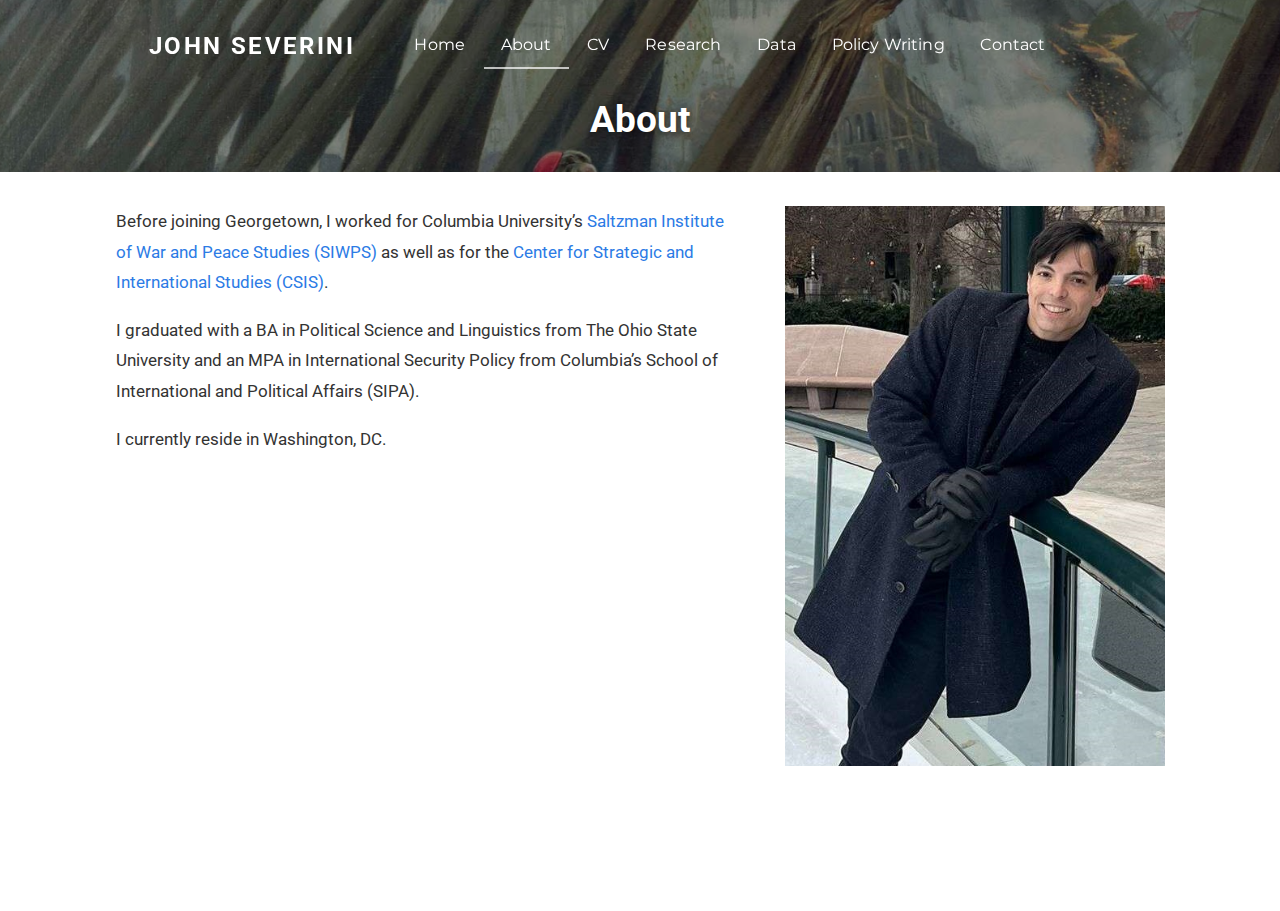
<file: docs/about.html>
<!DOCTYPE html>
<html xmlns="http://www.w3.org/1999/xhtml" lang="en" xml:lang="en"><head>

<meta charset="utf-8">
<meta name="generator" content="quarto-1.8.27">

<meta name="viewport" content="width=device-width, initial-scale=1.0, user-scalable=yes">


<title>about – John Severini</title>
<style>
code{white-space: pre-wrap;}
span.smallcaps{font-variant: small-caps;}
div.columns{display: flex; gap: min(4vw, 1.5em);}
div.column{flex: auto; overflow-x: auto;}
div.hanging-indent{margin-left: 1.5em; text-indent: -1.5em;}
ul.task-list{list-style: none;}
ul.task-list li input[type="checkbox"] {
  width: 0.8em;
  margin: 0 0.8em 0.2em -1em; /* quarto-specific, see https://github.com/quarto-dev/quarto-cli/issues/4556 */ 
  vertical-align: middle;
}
</style>


<script src="site_libs/quarto-nav/quarto-nav.js"></script>
<script src="site_libs/quarto-nav/headroom.min.js"></script>
<link href="./images/js.png" rel="icon" type="image/png">
<script src="site_libs/clipboard/clipboard.min.js"></script>
<script src="site_libs/quarto-html/quarto.js" type="module"></script>
<script src="site_libs/quarto-html/tabsets/tabsets.js" type="module"></script>
<script src="site_libs/quarto-html/axe/axe-check.js" type="module"></script>
<script src="site_libs/quarto-html/popper.min.js"></script>
<script src="site_libs/quarto-html/tippy.umd.min.js"></script>
<script src="site_libs/quarto-html/anchor.min.js"></script>
<link href="site_libs/quarto-html/tippy.css" rel="stylesheet">
<link href="site_libs/quarto-html/quarto-syntax-highlighting-ed96de9b727972fe78a7b5d16c58bf87.css" rel="stylesheet" id="quarto-text-highlighting-styles">
<script src="site_libs/bootstrap/bootstrap.min.js"></script>
<link href="site_libs/bootstrap/bootstrap-icons.css" rel="stylesheet">
<link href="site_libs/bootstrap/bootstrap-adf43f8057f8765affdc9f6440c2203d.min.css" rel="stylesheet" append-hash="true" id="quarto-bootstrap" data-mode="light">
<script id="quarto-search-options" type="application/json">{
  "language": {
    "search-no-results-text": "No results",
    "search-matching-documents-text": "matching documents",
    "search-copy-link-title": "Copy link to search",
    "search-hide-matches-text": "Hide additional matches",
    "search-more-match-text": "more match in this document",
    "search-more-matches-text": "more matches in this document",
    "search-clear-button-title": "Clear",
    "search-text-placeholder": "",
    "search-detached-cancel-button-title": "Cancel",
    "search-submit-button-title": "Submit",
    "search-label": "Search"
  }
}</script>


<link rel="stylesheet" href="styles.css">
<meta property="og:title" content="– John Severini">
<meta property="og:image" content="https://johnseverini.com/images/banner.png">
<meta property="og:site_name" content="John Severini">
<meta property="og:image:height" content="1705">
<meta property="og:image:width" content="3000">
<meta name="twitter:title" content="– John Severini">
<meta name="twitter:image" content="https://johnseverini.com/images/banner.png">
<meta name="twitter:image-height" content="1705">
<meta name="twitter:image-width" content="3000">
<meta name="twitter:card" content="summary_large_image">
</head>

<body class="nav-fixed quarto-light">

<div id="quarto-search-results"></div>
  <header id="quarto-header" class="headroom fixed-top">
    <nav class="navbar navbar-expand-lg " data-bs-theme="dark">
      <div class="navbar-container container-fluid">
      <div class="navbar-brand-container mx-auto">
    <a class="navbar-brand" href="./index.html">
    <span class="navbar-title">John Severini</span>
    </a>
  </div>
          <button class="navbar-toggler" type="button" data-bs-toggle="collapse" data-bs-target="#navbarCollapse" aria-controls="navbarCollapse" role="menu" aria-expanded="false" aria-label="Toggle navigation" onclick="if (window.quartoToggleHeadroom) { window.quartoToggleHeadroom(); }">
  <span class="navbar-toggler-icon"></span>
</button>
          <div class="collapse navbar-collapse" id="navbarCollapse">
            <ul class="navbar-nav navbar-nav-scroll me-auto">
  <li class="nav-item">
    <a class="nav-link" href="./index.html"> 
<span class="menu-text">Home</span></a>
  </li>  
  <li class="nav-item">
    <a class="nav-link active" href="./about.html" aria-current="page"> 
<span class="menu-text">About</span></a>
  </li>  
  <li class="nav-item">
    <a class="nav-link" href="./cv.html"> 
<span class="menu-text">CV</span></a>
  </li>  
  <li class="nav-item">
    <a class="nav-link" href="./research.html"> 
<span class="menu-text">Research</span></a>
  </li>  
  <li class="nav-item">
    <a class="nav-link" href="./data.html"> 
<span class="menu-text">Data</span></a>
  </li>  
  <li class="nav-item">
    <a class="nav-link" href="./policy-writing.html"> 
<span class="menu-text">Policy Writing</span></a>
  </li>  
  <li class="nav-item">
    <a class="nav-link" href="./contact.html"> 
<span class="menu-text">Contact</span></a>
  </li>  
</ul>
          </div> <!-- /navcollapse -->
            <div class="quarto-navbar-tools">
</div>
      </div> <!-- /container-fluid -->
    </nav>
</header>
<!-- content -->
<div id="quarto-content" class="quarto-container page-columns page-rows-contents page-layout-full page-navbar">
<!-- sidebar -->
<!-- margin-sidebar -->
    
<!-- main -->
<main class="content column-page" id="quarto-document-content"><header id="title-block-header" class="quarto-title-block"></header>




<div class="page-banner">
<p><img src="images/banner.png" class="img-fluid"></p>
<p><span class="banner-title">About</span></p>
</div>
<div class="page-content page-content-wide">
<div class="about-layout">
<div class="about-text">
<p>Before joining Georgetown, I worked for Columbia University’s <a href="https://www.siwps.org/">Saltzman Institute of War and Peace Studies (SIWPS)</a> as well as for the <a href="https://www.csis.org/">Center for Strategic and International Studies (CSIS)</a>.</p>
<p>I graduated with a BA in Political Science and Linguistics from The Ohio State University and an MPA in International Security Policy from Columbia’s School of International and Political Affairs (SIPA).</p>
<p>I currently reside in Washington, DC.</p>
</div>
<div class="about-photo">
<p><img src="images/headshot.jpg" class="img-fluid"></p>
</div>
</div>
</div>



</main> <!-- /main -->
<script id="quarto-html-after-body" type="application/javascript">
  window.document.addEventListener("DOMContentLoaded", function (event) {
    const icon = "";
    const anchorJS = new window.AnchorJS();
    anchorJS.options = {
      placement: 'right',
      icon: icon
    };
    anchorJS.add('.anchored');
    const isCodeAnnotation = (el) => {
      for (const clz of el.classList) {
        if (clz.startsWith('code-annotation-')) {                     
          return true;
        }
      }
      return false;
    }
    const onCopySuccess = function(e) {
      // button target
      const button = e.trigger;
      // don't keep focus
      button.blur();
      // flash "checked"
      button.classList.add('code-copy-button-checked');
      var currentTitle = button.getAttribute("title");
      button.setAttribute("title", "Copied!");
      let tooltip;
      if (window.bootstrap) {
        button.setAttribute("data-bs-toggle", "tooltip");
        button.setAttribute("data-bs-placement", "left");
        button.setAttribute("data-bs-title", "Copied!");
        tooltip = new bootstrap.Tooltip(button, 
          { trigger: "manual", 
            customClass: "code-copy-button-tooltip",
            offset: [0, -8]});
        tooltip.show();    
      }
      setTimeout(function() {
        if (tooltip) {
          tooltip.hide();
          button.removeAttribute("data-bs-title");
          button.removeAttribute("data-bs-toggle");
          button.removeAttribute("data-bs-placement");
        }
        button.setAttribute("title", currentTitle);
        button.classList.remove('code-copy-button-checked');
      }, 1000);
      // clear code selection
      e.clearSelection();
    }
    const getTextToCopy = function(trigger) {
      const outerScaffold = trigger.parentElement.cloneNode(true);
      const codeEl = outerScaffold.querySelector('code');
      for (const childEl of codeEl.children) {
        if (isCodeAnnotation(childEl)) {
          childEl.remove();
        }
      }
      return codeEl.innerText;
    }
    const clipboard = new window.ClipboardJS('.code-copy-button:not([data-in-quarto-modal])', {
      text: getTextToCopy
    });
    clipboard.on('success', onCopySuccess);
    if (window.document.getElementById('quarto-embedded-source-code-modal')) {
      const clipboardModal = new window.ClipboardJS('.code-copy-button[data-in-quarto-modal]', {
        text: getTextToCopy,
        container: window.document.getElementById('quarto-embedded-source-code-modal')
      });
      clipboardModal.on('success', onCopySuccess);
    }
      var localhostRegex = new RegExp(/^(?:http|https):\/\/localhost\:?[0-9]*\//);
      var mailtoRegex = new RegExp(/^mailto:/);
        var filterRegex = new RegExp("https:\/\/johnseverini\.com");
      var isInternal = (href) => {
          return filterRegex.test(href) || localhostRegex.test(href) || mailtoRegex.test(href);
      }
      // Inspect non-navigation links and adorn them if external
     var links = window.document.querySelectorAll('a[href]:not(.nav-link):not(.navbar-brand):not(.toc-action):not(.sidebar-link):not(.sidebar-item-toggle):not(.pagination-link):not(.no-external):not([aria-hidden]):not(.dropdown-item):not(.quarto-navigation-tool):not(.about-link)');
      for (var i=0; i<links.length; i++) {
        const link = links[i];
        if (!isInternal(link.href)) {
          // undo the damage that might have been done by quarto-nav.js in the case of
          // links that we want to consider external
          if (link.dataset.originalHref !== undefined) {
            link.href = link.dataset.originalHref;
          }
        }
      }
    function tippyHover(el, contentFn, onTriggerFn, onUntriggerFn) {
      const config = {
        allowHTML: true,
        maxWidth: 500,
        delay: 100,
        arrow: false,
        appendTo: function(el) {
            return el.parentElement;
        },
        interactive: true,
        interactiveBorder: 10,
        theme: 'quarto',
        placement: 'bottom-start',
      };
      if (contentFn) {
        config.content = contentFn;
      }
      if (onTriggerFn) {
        config.onTrigger = onTriggerFn;
      }
      if (onUntriggerFn) {
        config.onUntrigger = onUntriggerFn;
      }
      window.tippy(el, config); 
    }
    const noterefs = window.document.querySelectorAll('a[role="doc-noteref"]');
    for (var i=0; i<noterefs.length; i++) {
      const ref = noterefs[i];
      tippyHover(ref, function() {
        // use id or data attribute instead here
        let href = ref.getAttribute('data-footnote-href') || ref.getAttribute('href');
        try { href = new URL(href).hash; } catch {}
        const id = href.replace(/^#\/?/, "");
        const note = window.document.getElementById(id);
        if (note) {
          return note.innerHTML;
        } else {
          return "";
        }
      });
    }
    const xrefs = window.document.querySelectorAll('a.quarto-xref');
    const processXRef = (id, note) => {
      // Strip column container classes
      const stripColumnClz = (el) => {
        el.classList.remove("page-full", "page-columns");
        if (el.children) {
          for (const child of el.children) {
            stripColumnClz(child);
          }
        }
      }
      stripColumnClz(note)
      if (id === null || id.startsWith('sec-')) {
        // Special case sections, only their first couple elements
        const container = document.createElement("div");
        if (note.children && note.children.length > 2) {
          container.appendChild(note.children[0].cloneNode(true));
          for (let i = 1; i < note.children.length; i++) {
            const child = note.children[i];
            if (child.tagName === "P" && child.innerText === "") {
              continue;
            } else {
              container.appendChild(child.cloneNode(true));
              break;
            }
          }
          if (window.Quarto?.typesetMath) {
            window.Quarto.typesetMath(container);
          }
          return container.innerHTML
        } else {
          if (window.Quarto?.typesetMath) {
            window.Quarto.typesetMath(note);
          }
          return note.innerHTML;
        }
      } else {
        // Remove any anchor links if they are present
        const anchorLink = note.querySelector('a.anchorjs-link');
        if (anchorLink) {
          anchorLink.remove();
        }
        if (window.Quarto?.typesetMath) {
          window.Quarto.typesetMath(note);
        }
        if (note.classList.contains("callout")) {
          return note.outerHTML;
        } else {
          return note.innerHTML;
        }
      }
    }
    for (var i=0; i<xrefs.length; i++) {
      const xref = xrefs[i];
      tippyHover(xref, undefined, function(instance) {
        instance.disable();
        let url = xref.getAttribute('href');
        let hash = undefined; 
        if (url.startsWith('#')) {
          hash = url;
        } else {
          try { hash = new URL(url).hash; } catch {}
        }
        if (hash) {
          const id = hash.replace(/^#\/?/, "");
          const note = window.document.getElementById(id);
          if (note !== null) {
            try {
              const html = processXRef(id, note.cloneNode(true));
              instance.setContent(html);
            } finally {
              instance.enable();
              instance.show();
            }
          } else {
            // See if we can fetch this
            fetch(url.split('#')[0])
            .then(res => res.text())
            .then(html => {
              const parser = new DOMParser();
              const htmlDoc = parser.parseFromString(html, "text/html");
              const note = htmlDoc.getElementById(id);
              if (note !== null) {
                const html = processXRef(id, note);
                instance.setContent(html);
              } 
            }).finally(() => {
              instance.enable();
              instance.show();
            });
          }
        } else {
          // See if we can fetch a full url (with no hash to target)
          // This is a special case and we should probably do some content thinning / targeting
          fetch(url)
          .then(res => res.text())
          .then(html => {
            const parser = new DOMParser();
            const htmlDoc = parser.parseFromString(html, "text/html");
            const note = htmlDoc.querySelector('main.content');
            if (note !== null) {
              // This should only happen for chapter cross references
              // (since there is no id in the URL)
              // remove the first header
              if (note.children.length > 0 && note.children[0].tagName === "HEADER") {
                note.children[0].remove();
              }
              const html = processXRef(null, note);
              instance.setContent(html);
            } 
          }).finally(() => {
            instance.enable();
            instance.show();
          });
        }
      }, function(instance) {
      });
    }
        let selectedAnnoteEl;
        const selectorForAnnotation = ( cell, annotation) => {
          let cellAttr = 'data-code-cell="' + cell + '"';
          let lineAttr = 'data-code-annotation="' +  annotation + '"';
          const selector = 'span[' + cellAttr + '][' + lineAttr + ']';
          return selector;
        }
        const selectCodeLines = (annoteEl) => {
          const doc = window.document;
          const targetCell = annoteEl.getAttribute("data-target-cell");
          const targetAnnotation = annoteEl.getAttribute("data-target-annotation");
          const annoteSpan = window.document.querySelector(selectorForAnnotation(targetCell, targetAnnotation));
          const lines = annoteSpan.getAttribute("data-code-lines").split(",");
          const lineIds = lines.map((line) => {
            return targetCell + "-" + line;
          })
          let top = null;
          let height = null;
          let parent = null;
          if (lineIds.length > 0) {
              //compute the position of the single el (top and bottom and make a div)
              const el = window.document.getElementById(lineIds[0]);
              top = el.offsetTop;
              height = el.offsetHeight;
              parent = el.parentElement.parentElement;
            if (lineIds.length > 1) {
              const lastEl = window.document.getElementById(lineIds[lineIds.length - 1]);
              const bottom = lastEl.offsetTop + lastEl.offsetHeight;
              height = bottom - top;
            }
            if (top !== null && height !== null && parent !== null) {
              // cook up a div (if necessary) and position it 
              let div = window.document.getElementById("code-annotation-line-highlight");
              if (div === null) {
                div = window.document.createElement("div");
                div.setAttribute("id", "code-annotation-line-highlight");
                div.style.position = 'absolute';
                parent.appendChild(div);
              }
              div.style.top = top - 2 + "px";
              div.style.height = height + 4 + "px";
              div.style.left = 0;
              let gutterDiv = window.document.getElementById("code-annotation-line-highlight-gutter");
              if (gutterDiv === null) {
                gutterDiv = window.document.createElement("div");
                gutterDiv.setAttribute("id", "code-annotation-line-highlight-gutter");
                gutterDiv.style.position = 'absolute';
                const codeCell = window.document.getElementById(targetCell);
                const gutter = codeCell.querySelector('.code-annotation-gutter');
                gutter.appendChild(gutterDiv);
              }
              gutterDiv.style.top = top - 2 + "px";
              gutterDiv.style.height = height + 4 + "px";
            }
            selectedAnnoteEl = annoteEl;
          }
        };
        const unselectCodeLines = () => {
          const elementsIds = ["code-annotation-line-highlight", "code-annotation-line-highlight-gutter"];
          elementsIds.forEach((elId) => {
            const div = window.document.getElementById(elId);
            if (div) {
              div.remove();
            }
          });
          selectedAnnoteEl = undefined;
        };
          // Handle positioning of the toggle
      window.addEventListener(
        "resize",
        throttle(() => {
          elRect = undefined;
          if (selectedAnnoteEl) {
            selectCodeLines(selectedAnnoteEl);
          }
        }, 10)
      );
      function throttle(fn, ms) {
      let throttle = false;
      let timer;
        return (...args) => {
          if(!throttle) { // first call gets through
              fn.apply(this, args);
              throttle = true;
          } else { // all the others get throttled
              if(timer) clearTimeout(timer); // cancel #2
              timer = setTimeout(() => {
                fn.apply(this, args);
                timer = throttle = false;
              }, ms);
          }
        };
      }
        // Attach click handler to the DT
        const annoteDls = window.document.querySelectorAll('dt[data-target-cell]');
        for (const annoteDlNode of annoteDls) {
          annoteDlNode.addEventListener('click', (event) => {
            const clickedEl = event.target;
            if (clickedEl !== selectedAnnoteEl) {
              unselectCodeLines();
              const activeEl = window.document.querySelector('dt[data-target-cell].code-annotation-active');
              if (activeEl) {
                activeEl.classList.remove('code-annotation-active');
              }
              selectCodeLines(clickedEl);
              clickedEl.classList.add('code-annotation-active');
            } else {
              // Unselect the line
              unselectCodeLines();
              clickedEl.classList.remove('code-annotation-active');
            }
          });
        }
    const findCites = (el) => {
      const parentEl = el.parentElement;
      if (parentEl) {
        const cites = parentEl.dataset.cites;
        if (cites) {
          return {
            el,
            cites: cites.split(' ')
          };
        } else {
          return findCites(el.parentElement)
        }
      } else {
        return undefined;
      }
    };
    var bibliorefs = window.document.querySelectorAll('a[role="doc-biblioref"]');
    for (var i=0; i<bibliorefs.length; i++) {
      const ref = bibliorefs[i];
      const citeInfo = findCites(ref);
      if (citeInfo) {
        tippyHover(citeInfo.el, function() {
          var popup = window.document.createElement('div');
          citeInfo.cites.forEach(function(cite) {
            var citeDiv = window.document.createElement('div');
            citeDiv.classList.add('hanging-indent');
            citeDiv.classList.add('csl-entry');
            var biblioDiv = window.document.getElementById('ref-' + cite);
            if (biblioDiv) {
              citeDiv.innerHTML = biblioDiv.innerHTML;
            }
            popup.appendChild(citeDiv);
          });
          return popup.innerHTML;
        });
      }
    }
  });
  </script>
</div> <!-- /content -->
<footer class="footer">
  <div class="nav-footer">
    <div class="nav-footer-left">
      &nbsp;
    </div>   
    <div class="nav-footer-center">
<p>© 2026 John Severini</p>
</div>
    <div class="nav-footer-right">
      &nbsp;
    </div>
  </div>
</footer>




</body></html>
</file>
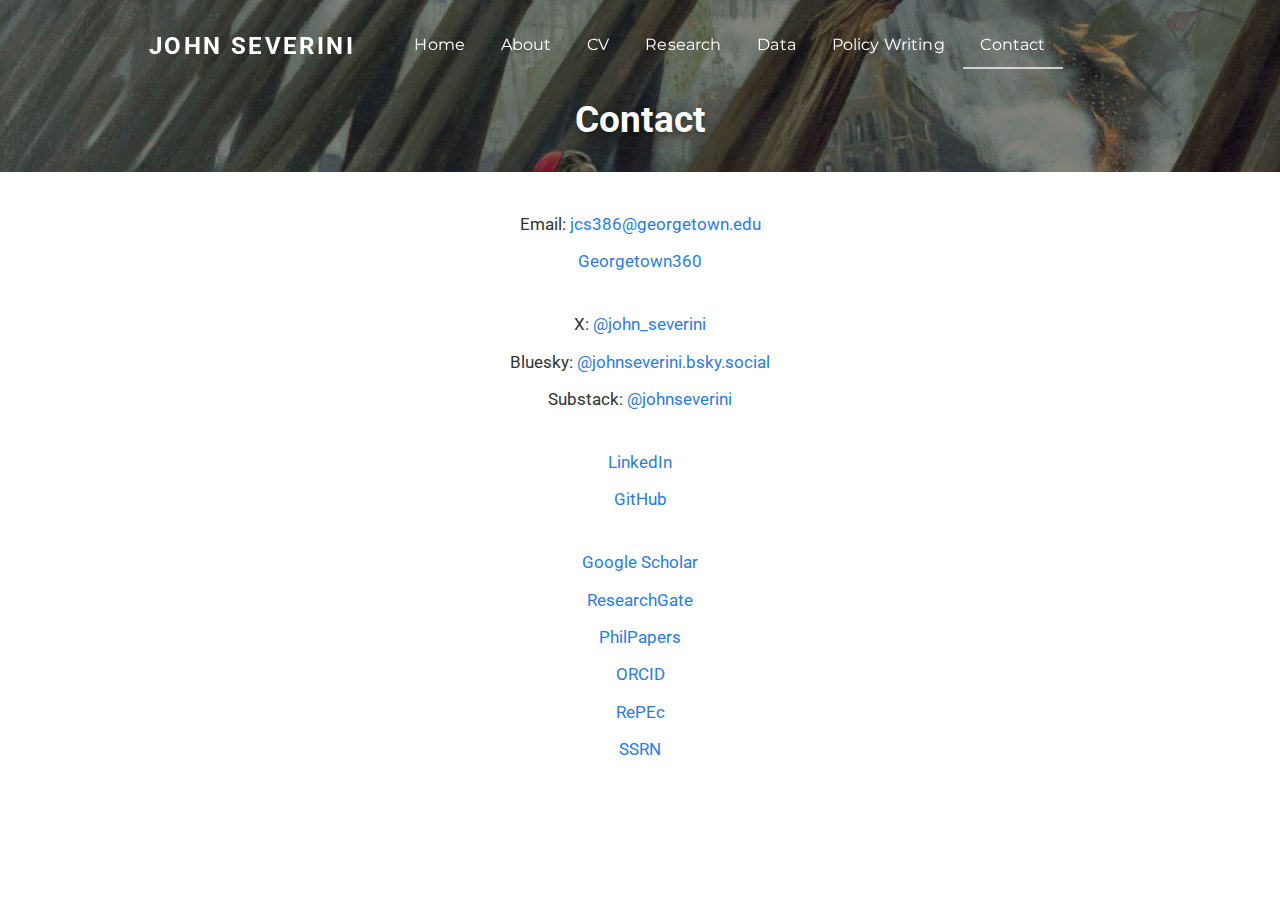
<file: docs/contact.html>
<!DOCTYPE html>
<html xmlns="http://www.w3.org/1999/xhtml" lang="en" xml:lang="en"><head>

<meta charset="utf-8">
<meta name="generator" content="quarto-1.8.27">

<meta name="viewport" content="width=device-width, initial-scale=1.0, user-scalable=yes">

<meta name="description" content="Contact information for John Severini, including my major social media profiles and academic pages.">

<title>Contact – John Severini</title>
<style>
code{white-space: pre-wrap;}
span.smallcaps{font-variant: small-caps;}
div.columns{display: flex; gap: min(4vw, 1.5em);}
div.column{flex: auto; overflow-x: auto;}
div.hanging-indent{margin-left: 1.5em; text-indent: -1.5em;}
ul.task-list{list-style: none;}
ul.task-list li input[type="checkbox"] {
  width: 0.8em;
  margin: 0 0.8em 0.2em -1em; /* quarto-specific, see https://github.com/quarto-dev/quarto-cli/issues/4556 */ 
  vertical-align: middle;
}
</style>


<script src="site_libs/quarto-nav/quarto-nav.js"></script>
<script src="site_libs/quarto-nav/headroom.min.js"></script>
<link href="./images/js.png" rel="icon" type="image/png">
<script src="site_libs/clipboard/clipboard.min.js"></script>
<script src="site_libs/quarto-html/quarto.js" type="module"></script>
<script src="site_libs/quarto-html/tabsets/tabsets.js" type="module"></script>
<script src="site_libs/quarto-html/axe/axe-check.js" type="module"></script>
<script src="site_libs/quarto-html/popper.min.js"></script>
<script src="site_libs/quarto-html/tippy.umd.min.js"></script>
<script src="site_libs/quarto-html/anchor.min.js"></script>
<link href="site_libs/quarto-html/tippy.css" rel="stylesheet">
<link href="site_libs/quarto-html/quarto-syntax-highlighting-ed96de9b727972fe78a7b5d16c58bf87.css" rel="stylesheet" id="quarto-text-highlighting-styles">
<script src="site_libs/bootstrap/bootstrap.min.js"></script>
<link href="site_libs/bootstrap/bootstrap-icons.css" rel="stylesheet">
<link href="site_libs/bootstrap/bootstrap-adf43f8057f8765affdc9f6440c2203d.min.css" rel="stylesheet" append-hash="true" id="quarto-bootstrap" data-mode="light">
<script id="quarto-search-options" type="application/json">{
  "language": {
    "search-no-results-text": "No results",
    "search-matching-documents-text": "matching documents",
    "search-copy-link-title": "Copy link to search",
    "search-hide-matches-text": "Hide additional matches",
    "search-more-match-text": "more match in this document",
    "search-more-matches-text": "more matches in this document",
    "search-clear-button-title": "Clear",
    "search-text-placeholder": "",
    "search-detached-cancel-button-title": "Cancel",
    "search-submit-button-title": "Submit",
    "search-label": "Search"
  }
}</script>


<link rel="stylesheet" href="styles.css">
<meta property="og:title" content="John Severini">
<meta property="og:description" content="PhD Student at Georgetown University">
<meta property="og:image" content="https://johnseverini.com/images/headshot.jpg">
<meta property="og:site_name" content="John Severini">
<meta name="twitter:title" content="John Severini">
<meta name="twitter:description" content="PhD Student at Georgetown University">
<meta name="twitter:image" content="https://johnseverini.com/images/headshot.jpg">
<meta name="twitter:creator" content="@john_severini">
<meta name="twitter:card" content="summary_large_image">
</head>

<body class="nav-fixed quarto-light">

<div id="quarto-search-results"></div>
  <header id="quarto-header" class="headroom fixed-top">
    <nav class="navbar navbar-expand-lg " data-bs-theme="dark">
      <div class="navbar-container container-fluid">
      <div class="navbar-brand-container mx-auto">
    <a class="navbar-brand" href="./index.html">
    <span class="navbar-title">John Severini</span>
    </a>
  </div>
          <button class="navbar-toggler" type="button" data-bs-toggle="collapse" data-bs-target="#navbarCollapse" aria-controls="navbarCollapse" role="menu" aria-expanded="false" aria-label="Toggle navigation" onclick="if (window.quartoToggleHeadroom) { window.quartoToggleHeadroom(); }">
  <span class="navbar-toggler-icon"></span>
</button>
          <div class="collapse navbar-collapse" id="navbarCollapse">
            <ul class="navbar-nav navbar-nav-scroll me-auto">
  <li class="nav-item">
    <a class="nav-link" href="./index.html"> 
<span class="menu-text">Home</span></a>
  </li>  
  <li class="nav-item">
    <a class="nav-link" href="./about.html"> 
<span class="menu-text">About</span></a>
  </li>  
  <li class="nav-item">
    <a class="nav-link" href="./cv.html"> 
<span class="menu-text">CV</span></a>
  </li>  
  <li class="nav-item">
    <a class="nav-link" href="./research.html"> 
<span class="menu-text">Research</span></a>
  </li>  
  <li class="nav-item">
    <a class="nav-link" href="./data.html"> 
<span class="menu-text">Data</span></a>
  </li>  
  <li class="nav-item">
    <a class="nav-link" href="./policy-writing.html"> 
<span class="menu-text">Policy Writing</span></a>
  </li>  
  <li class="nav-item">
    <a class="nav-link active" href="./contact.html" aria-current="page"> 
<span class="menu-text">Contact</span></a>
  </li>  
</ul>
          </div> <!-- /navcollapse -->
            <div class="quarto-navbar-tools">
</div>
      </div> <!-- /container-fluid -->
    </nav>
</header>
<!-- content -->
<div id="quarto-content" class="quarto-container page-columns page-rows-contents page-layout-full page-navbar">
<!-- sidebar -->
<!-- margin-sidebar -->
    
<!-- main -->
<main class="content column-page" id="quarto-document-content"><header id="title-block-header" class="quarto-title-block"></header>




<div class="page-banner">
<p><img src="images/banner.png" class="img-fluid"></p>
<p><span class="banner-title">Contact</span></p>
</div>
<div class="page-content contact-centered">
<div class="contact-links">
<div class="contact-section">
<p>Email: <a href="mailto:jcs386@georgetown.edu">jcs386@georgetown.edu</a><br>
<a href="https://gufaculty360.georgetown.edu/s/contact/0031Q00002ZhqZjQAJ/john-severini">Georgetown360</a></p>
</div>
<div class="contact-section">
<p>X: <a href="http://twitter.com/john_severini">@john_severini</a><br>
Bluesky: <a href="https://bsky.app/profile/johnseverini.bsky.social">@johnseverini.bsky.social</a><br>
Substack: <a href="https://substack.com/@johnseverini?">@johnseverini</a></p>
</div>
<div class="contact-section">
<p><a href="https://www.linkedin.com/in/john-severini-154b42146/">LinkedIn</a><br>
<a href="https://github.com/JohnSeverini">GitHub</a></p>
</div>
<div class="contact-section">
<p><a href="https://scholar.google.com/citations?hl=en&amp;user=JbXtQqMAAAAJ">Google Scholar</a><br>
<a href="https://www.researchgate.net/profile/John-Severini">ResearchGate</a><br>
<a href="https://philpeople.org/profiles/john-severini">PhilPapers</a><br>
<a href="https://orcid.org/0000-0002-3676-7225">ORCID</a><br>
<a href="https://authors.repec.org/pro/pse830/">RePEc</a><br>
<a href="https://papers.ssrn.com/sol3/cf_dev/AbsByAuth.cfm?per_id=6898930">SSRN</a></p>
</div>
</div>
</div>



</main> <!-- /main -->
<script id="quarto-html-after-body" type="application/javascript">
  window.document.addEventListener("DOMContentLoaded", function (event) {
    const icon = "";
    const anchorJS = new window.AnchorJS();
    anchorJS.options = {
      placement: 'right',
      icon: icon
    };
    anchorJS.add('.anchored');
    const isCodeAnnotation = (el) => {
      for (const clz of el.classList) {
        if (clz.startsWith('code-annotation-')) {                     
          return true;
        }
      }
      return false;
    }
    const onCopySuccess = function(e) {
      // button target
      const button = e.trigger;
      // don't keep focus
      button.blur();
      // flash "checked"
      button.classList.add('code-copy-button-checked');
      var currentTitle = button.getAttribute("title");
      button.setAttribute("title", "Copied!");
      let tooltip;
      if (window.bootstrap) {
        button.setAttribute("data-bs-toggle", "tooltip");
        button.setAttribute("data-bs-placement", "left");
        button.setAttribute("data-bs-title", "Copied!");
        tooltip = new bootstrap.Tooltip(button, 
          { trigger: "manual", 
            customClass: "code-copy-button-tooltip",
            offset: [0, -8]});
        tooltip.show();    
      }
      setTimeout(function() {
        if (tooltip) {
          tooltip.hide();
          button.removeAttribute("data-bs-title");
          button.removeAttribute("data-bs-toggle");
          button.removeAttribute("data-bs-placement");
        }
        button.setAttribute("title", currentTitle);
        button.classList.remove('code-copy-button-checked');
      }, 1000);
      // clear code selection
      e.clearSelection();
    }
    const getTextToCopy = function(trigger) {
      const outerScaffold = trigger.parentElement.cloneNode(true);
      const codeEl = outerScaffold.querySelector('code');
      for (const childEl of codeEl.children) {
        if (isCodeAnnotation(childEl)) {
          childEl.remove();
        }
      }
      return codeEl.innerText;
    }
    const clipboard = new window.ClipboardJS('.code-copy-button:not([data-in-quarto-modal])', {
      text: getTextToCopy
    });
    clipboard.on('success', onCopySuccess);
    if (window.document.getElementById('quarto-embedded-source-code-modal')) {
      const clipboardModal = new window.ClipboardJS('.code-copy-button[data-in-quarto-modal]', {
        text: getTextToCopy,
        container: window.document.getElementById('quarto-embedded-source-code-modal')
      });
      clipboardModal.on('success', onCopySuccess);
    }
      var localhostRegex = new RegExp(/^(?:http|https):\/\/localhost\:?[0-9]*\//);
      var mailtoRegex = new RegExp(/^mailto:/);
        var filterRegex = new RegExp("https:\/\/johnseverini\.com");
      var isInternal = (href) => {
          return filterRegex.test(href) || localhostRegex.test(href) || mailtoRegex.test(href);
      }
      // Inspect non-navigation links and adorn them if external
     var links = window.document.querySelectorAll('a[href]:not(.nav-link):not(.navbar-brand):not(.toc-action):not(.sidebar-link):not(.sidebar-item-toggle):not(.pagination-link):not(.no-external):not([aria-hidden]):not(.dropdown-item):not(.quarto-navigation-tool):not(.about-link)');
      for (var i=0; i<links.length; i++) {
        const link = links[i];
        if (!isInternal(link.href)) {
          // undo the damage that might have been done by quarto-nav.js in the case of
          // links that we want to consider external
          if (link.dataset.originalHref !== undefined) {
            link.href = link.dataset.originalHref;
          }
        }
      }
    function tippyHover(el, contentFn, onTriggerFn, onUntriggerFn) {
      const config = {
        allowHTML: true,
        maxWidth: 500,
        delay: 100,
        arrow: false,
        appendTo: function(el) {
            return el.parentElement;
        },
        interactive: true,
        interactiveBorder: 10,
        theme: 'quarto',
        placement: 'bottom-start',
      };
      if (contentFn) {
        config.content = contentFn;
      }
      if (onTriggerFn) {
        config.onTrigger = onTriggerFn;
      }
      if (onUntriggerFn) {
        config.onUntrigger = onUntriggerFn;
      }
      window.tippy(el, config); 
    }
    const noterefs = window.document.querySelectorAll('a[role="doc-noteref"]');
    for (var i=0; i<noterefs.length; i++) {
      const ref = noterefs[i];
      tippyHover(ref, function() {
        // use id or data attribute instead here
        let href = ref.getAttribute('data-footnote-href') || ref.getAttribute('href');
        try { href = new URL(href).hash; } catch {}
        const id = href.replace(/^#\/?/, "");
        const note = window.document.getElementById(id);
        if (note) {
          return note.innerHTML;
        } else {
          return "";
        }
      });
    }
    const xrefs = window.document.querySelectorAll('a.quarto-xref');
    const processXRef = (id, note) => {
      // Strip column container classes
      const stripColumnClz = (el) => {
        el.classList.remove("page-full", "page-columns");
        if (el.children) {
          for (const child of el.children) {
            stripColumnClz(child);
          }
        }
      }
      stripColumnClz(note)
      if (id === null || id.startsWith('sec-')) {
        // Special case sections, only their first couple elements
        const container = document.createElement("div");
        if (note.children && note.children.length > 2) {
          container.appendChild(note.children[0].cloneNode(true));
          for (let i = 1; i < note.children.length; i++) {
            const child = note.children[i];
            if (child.tagName === "P" && child.innerText === "") {
              continue;
            } else {
              container.appendChild(child.cloneNode(true));
              break;
            }
          }
          if (window.Quarto?.typesetMath) {
            window.Quarto.typesetMath(container);
          }
          return container.innerHTML
        } else {
          if (window.Quarto?.typesetMath) {
            window.Quarto.typesetMath(note);
          }
          return note.innerHTML;
        }
      } else {
        // Remove any anchor links if they are present
        const anchorLink = note.querySelector('a.anchorjs-link');
        if (anchorLink) {
          anchorLink.remove();
        }
        if (window.Quarto?.typesetMath) {
          window.Quarto.typesetMath(note);
        }
        if (note.classList.contains("callout")) {
          return note.outerHTML;
        } else {
          return note.innerHTML;
        }
      }
    }
    for (var i=0; i<xrefs.length; i++) {
      const xref = xrefs[i];
      tippyHover(xref, undefined, function(instance) {
        instance.disable();
        let url = xref.getAttribute('href');
        let hash = undefined; 
        if (url.startsWith('#')) {
          hash = url;
        } else {
          try { hash = new URL(url).hash; } catch {}
        }
        if (hash) {
          const id = hash.replace(/^#\/?/, "");
          const note = window.document.getElementById(id);
          if (note !== null) {
            try {
              const html = processXRef(id, note.cloneNode(true));
              instance.setContent(html);
            } finally {
              instance.enable();
              instance.show();
            }
          } else {
            // See if we can fetch this
            fetch(url.split('#')[0])
            .then(res => res.text())
            .then(html => {
              const parser = new DOMParser();
              const htmlDoc = parser.parseFromString(html, "text/html");
              const note = htmlDoc.getElementById(id);
              if (note !== null) {
                const html = processXRef(id, note);
                instance.setContent(html);
              } 
            }).finally(() => {
              instance.enable();
              instance.show();
            });
          }
        } else {
          // See if we can fetch a full url (with no hash to target)
          // This is a special case and we should probably do some content thinning / targeting
          fetch(url)
          .then(res => res.text())
          .then(html => {
            const parser = new DOMParser();
            const htmlDoc = parser.parseFromString(html, "text/html");
            const note = htmlDoc.querySelector('main.content');
            if (note !== null) {
              // This should only happen for chapter cross references
              // (since there is no id in the URL)
              // remove the first header
              if (note.children.length > 0 && note.children[0].tagName === "HEADER") {
                note.children[0].remove();
              }
              const html = processXRef(null, note);
              instance.setContent(html);
            } 
          }).finally(() => {
            instance.enable();
            instance.show();
          });
        }
      }, function(instance) {
      });
    }
        let selectedAnnoteEl;
        const selectorForAnnotation = ( cell, annotation) => {
          let cellAttr = 'data-code-cell="' + cell + '"';
          let lineAttr = 'data-code-annotation="' +  annotation + '"';
          const selector = 'span[' + cellAttr + '][' + lineAttr + ']';
          return selector;
        }
        const selectCodeLines = (annoteEl) => {
          const doc = window.document;
          const targetCell = annoteEl.getAttribute("data-target-cell");
          const targetAnnotation = annoteEl.getAttribute("data-target-annotation");
          const annoteSpan = window.document.querySelector(selectorForAnnotation(targetCell, targetAnnotation));
          const lines = annoteSpan.getAttribute("data-code-lines").split(",");
          const lineIds = lines.map((line) => {
            return targetCell + "-" + line;
          })
          let top = null;
          let height = null;
          let parent = null;
          if (lineIds.length > 0) {
              //compute the position of the single el (top and bottom and make a div)
              const el = window.document.getElementById(lineIds[0]);
              top = el.offsetTop;
              height = el.offsetHeight;
              parent = el.parentElement.parentElement;
            if (lineIds.length > 1) {
              const lastEl = window.document.getElementById(lineIds[lineIds.length - 1]);
              const bottom = lastEl.offsetTop + lastEl.offsetHeight;
              height = bottom - top;
            }
            if (top !== null && height !== null && parent !== null) {
              // cook up a div (if necessary) and position it 
              let div = window.document.getElementById("code-annotation-line-highlight");
              if (div === null) {
                div = window.document.createElement("div");
                div.setAttribute("id", "code-annotation-line-highlight");
                div.style.position = 'absolute';
                parent.appendChild(div);
              }
              div.style.top = top - 2 + "px";
              div.style.height = height + 4 + "px";
              div.style.left = 0;
              let gutterDiv = window.document.getElementById("code-annotation-line-highlight-gutter");
              if (gutterDiv === null) {
                gutterDiv = window.document.createElement("div");
                gutterDiv.setAttribute("id", "code-annotation-line-highlight-gutter");
                gutterDiv.style.position = 'absolute';
                const codeCell = window.document.getElementById(targetCell);
                const gutter = codeCell.querySelector('.code-annotation-gutter');
                gutter.appendChild(gutterDiv);
              }
              gutterDiv.style.top = top - 2 + "px";
              gutterDiv.style.height = height + 4 + "px";
            }
            selectedAnnoteEl = annoteEl;
          }
        };
        const unselectCodeLines = () => {
          const elementsIds = ["code-annotation-line-highlight", "code-annotation-line-highlight-gutter"];
          elementsIds.forEach((elId) => {
            const div = window.document.getElementById(elId);
            if (div) {
              div.remove();
            }
          });
          selectedAnnoteEl = undefined;
        };
          // Handle positioning of the toggle
      window.addEventListener(
        "resize",
        throttle(() => {
          elRect = undefined;
          if (selectedAnnoteEl) {
            selectCodeLines(selectedAnnoteEl);
          }
        }, 10)
      );
      function throttle(fn, ms) {
      let throttle = false;
      let timer;
        return (...args) => {
          if(!throttle) { // first call gets through
              fn.apply(this, args);
              throttle = true;
          } else { // all the others get throttled
              if(timer) clearTimeout(timer); // cancel #2
              timer = setTimeout(() => {
                fn.apply(this, args);
                timer = throttle = false;
              }, ms);
          }
        };
      }
        // Attach click handler to the DT
        const annoteDls = window.document.querySelectorAll('dt[data-target-cell]');
        for (const annoteDlNode of annoteDls) {
          annoteDlNode.addEventListener('click', (event) => {
            const clickedEl = event.target;
            if (clickedEl !== selectedAnnoteEl) {
              unselectCodeLines();
              const activeEl = window.document.querySelector('dt[data-target-cell].code-annotation-active');
              if (activeEl) {
                activeEl.classList.remove('code-annotation-active');
              }
              selectCodeLines(clickedEl);
              clickedEl.classList.add('code-annotation-active');
            } else {
              // Unselect the line
              unselectCodeLines();
              clickedEl.classList.remove('code-annotation-active');
            }
          });
        }
    const findCites = (el) => {
      const parentEl = el.parentElement;
      if (parentEl) {
        const cites = parentEl.dataset.cites;
        if (cites) {
          return {
            el,
            cites: cites.split(' ')
          };
        } else {
          return findCites(el.parentElement)
        }
      } else {
        return undefined;
      }
    };
    var bibliorefs = window.document.querySelectorAll('a[role="doc-biblioref"]');
    for (var i=0; i<bibliorefs.length; i++) {
      const ref = bibliorefs[i];
      const citeInfo = findCites(ref);
      if (citeInfo) {
        tippyHover(citeInfo.el, function() {
          var popup = window.document.createElement('div');
          citeInfo.cites.forEach(function(cite) {
            var citeDiv = window.document.createElement('div');
            citeDiv.classList.add('hanging-indent');
            citeDiv.classList.add('csl-entry');
            var biblioDiv = window.document.getElementById('ref-' + cite);
            if (biblioDiv) {
              citeDiv.innerHTML = biblioDiv.innerHTML;
            }
            popup.appendChild(citeDiv);
          });
          return popup.innerHTML;
        });
      }
    }
  });
  </script>
</div> <!-- /content -->
<footer class="footer">
  <div class="nav-footer">
    <div class="nav-footer-left">
      &nbsp;
    </div>   
    <div class="nav-footer-center">
<p>© 2026 John Severini</p>
</div>
    <div class="nav-footer-right">
      &nbsp;
    </div>
  </div>
</footer>
<script>
  window.addEventListener('scroll', function() {
    const navbar = document.querySelector('nav.navbar');
    if (window.scrollY > 50) {
      navbar.classList.add('scrolled');
    } else {
      navbar.classList.remove('scrolled');
    }
  });
</script>
<script type="application/ld+json">
{
  "@context": "https://schema.org",
  "@type": "Person",
  "name": "John Severini",
  "url": "https://johnseverini.com",
  "jobTitle": "PhD Student",
  "affiliation": {
    "@type": "Organization",
    "name": "Georgetown University"
  },
  "sameAs": [
    "https://twitter.com/john_severini",
    "https://scholar.google.com/citations?user=JbXtQqMAAAAJ&hl=en",
    "https://www.linkedin.com/in/johnseverini",
    "https://bsky.app/profile/johnseverini.bsky.social",
    "https://substack.com/@johnseverini"
  ]
}
</script>




</body></html>
</file>
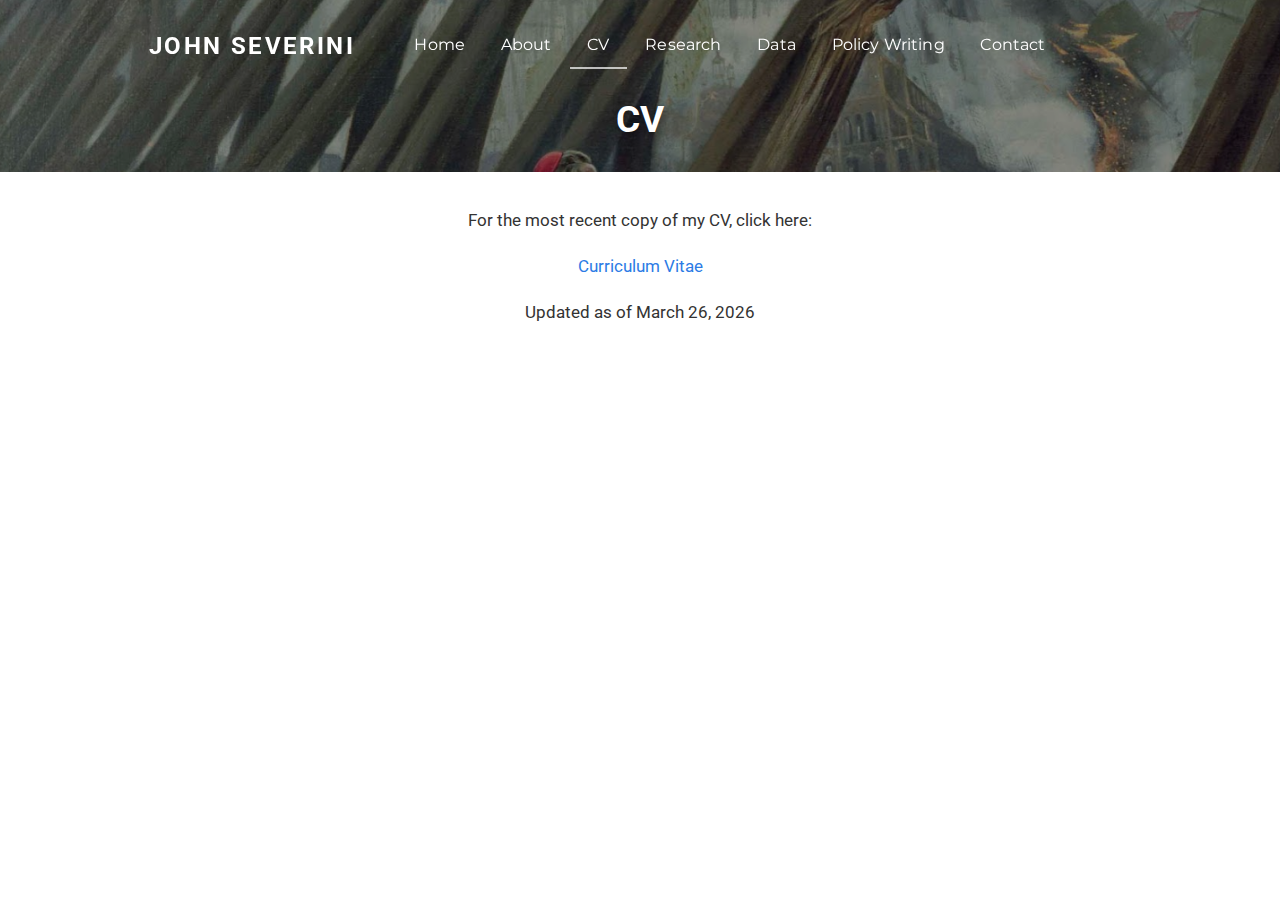
<file: docs/cv.html>
<!DOCTYPE html>
<html xmlns="http://www.w3.org/1999/xhtml" lang="en" xml:lang="en"><head>

<meta charset="utf-8">
<meta name="generator" content="quarto-1.8.27">

<meta name="viewport" content="width=device-width, initial-scale=1.0, user-scalable=yes">

<meta name="description" content="Curriculum Vitae for John Severini.">

<title>CV – John Severini</title>
<style>
code{white-space: pre-wrap;}
span.smallcaps{font-variant: small-caps;}
div.columns{display: flex; gap: min(4vw, 1.5em);}
div.column{flex: auto; overflow-x: auto;}
div.hanging-indent{margin-left: 1.5em; text-indent: -1.5em;}
ul.task-list{list-style: none;}
ul.task-list li input[type="checkbox"] {
  width: 0.8em;
  margin: 0 0.8em 0.2em -1em; /* quarto-specific, see https://github.com/quarto-dev/quarto-cli/issues/4556 */ 
  vertical-align: middle;
}
</style>


<script src="site_libs/quarto-nav/quarto-nav.js"></script>
<script src="site_libs/quarto-nav/headroom.min.js"></script>
<link href="./images/js.png" rel="icon" type="image/png">
<script src="site_libs/clipboard/clipboard.min.js"></script>
<script src="site_libs/quarto-html/quarto.js" type="module"></script>
<script src="site_libs/quarto-html/tabsets/tabsets.js" type="module"></script>
<script src="site_libs/quarto-html/axe/axe-check.js" type="module"></script>
<script src="site_libs/quarto-html/popper.min.js"></script>
<script src="site_libs/quarto-html/tippy.umd.min.js"></script>
<script src="site_libs/quarto-html/anchor.min.js"></script>
<link href="site_libs/quarto-html/tippy.css" rel="stylesheet">
<link href="site_libs/quarto-html/quarto-syntax-highlighting-ed96de9b727972fe78a7b5d16c58bf87.css" rel="stylesheet" id="quarto-text-highlighting-styles">
<script src="site_libs/bootstrap/bootstrap.min.js"></script>
<link href="site_libs/bootstrap/bootstrap-icons.css" rel="stylesheet">
<link href="site_libs/bootstrap/bootstrap-adf43f8057f8765affdc9f6440c2203d.min.css" rel="stylesheet" append-hash="true" id="quarto-bootstrap" data-mode="light">
<script id="quarto-search-options" type="application/json">{
  "language": {
    "search-no-results-text": "No results",
    "search-matching-documents-text": "matching documents",
    "search-copy-link-title": "Copy link to search",
    "search-hide-matches-text": "Hide additional matches",
    "search-more-match-text": "more match in this document",
    "search-more-matches-text": "more matches in this document",
    "search-clear-button-title": "Clear",
    "search-text-placeholder": "",
    "search-detached-cancel-button-title": "Cancel",
    "search-submit-button-title": "Submit",
    "search-label": "Search"
  }
}</script>


<link rel="stylesheet" href="styles.css">
<meta property="og:title" content="John Severini">
<meta property="og:description" content="PhD Student at Georgetown University">
<meta property="og:image" content="https://johnseverini.com/images/headshot.jpg">
<meta property="og:site_name" content="John Severini">
<meta name="twitter:title" content="John Severini">
<meta name="twitter:description" content="PhD Student at Georgetown University">
<meta name="twitter:image" content="https://johnseverini.com/images/headshot.jpg">
<meta name="twitter:creator" content="@john_severini">
<meta name="twitter:card" content="summary_large_image">
</head>

<body class="nav-fixed quarto-light">

<div id="quarto-search-results"></div>
  <header id="quarto-header" class="headroom fixed-top">
    <nav class="navbar navbar-expand-lg " data-bs-theme="dark">
      <div class="navbar-container container-fluid">
      <div class="navbar-brand-container mx-auto">
    <a class="navbar-brand" href="./index.html">
    <span class="navbar-title">John Severini</span>
    </a>
  </div>
          <button class="navbar-toggler" type="button" data-bs-toggle="collapse" data-bs-target="#navbarCollapse" aria-controls="navbarCollapse" role="menu" aria-expanded="false" aria-label="Toggle navigation" onclick="if (window.quartoToggleHeadroom) { window.quartoToggleHeadroom(); }">
  <span class="navbar-toggler-icon"></span>
</button>
          <div class="collapse navbar-collapse" id="navbarCollapse">
            <ul class="navbar-nav navbar-nav-scroll me-auto">
  <li class="nav-item">
    <a class="nav-link" href="./index.html"> 
<span class="menu-text">Home</span></a>
  </li>  
  <li class="nav-item">
    <a class="nav-link" href="./about.html"> 
<span class="menu-text">About</span></a>
  </li>  
  <li class="nav-item">
    <a class="nav-link active" href="./cv.html" aria-current="page"> 
<span class="menu-text">CV</span></a>
  </li>  
  <li class="nav-item">
    <a class="nav-link" href="./research.html"> 
<span class="menu-text">Research</span></a>
  </li>  
  <li class="nav-item">
    <a class="nav-link" href="./data.html"> 
<span class="menu-text">Data</span></a>
  </li>  
  <li class="nav-item">
    <a class="nav-link" href="./policy-writing.html"> 
<span class="menu-text">Policy Writing</span></a>
  </li>  
  <li class="nav-item">
    <a class="nav-link" href="./contact.html"> 
<span class="menu-text">Contact</span></a>
  </li>  
</ul>
          </div> <!-- /navcollapse -->
            <div class="quarto-navbar-tools">
</div>
      </div> <!-- /container-fluid -->
    </nav>
</header>
<!-- content -->
<div id="quarto-content" class="quarto-container page-columns page-rows-contents page-layout-full page-navbar">
<!-- sidebar -->
<!-- margin-sidebar -->
    
<!-- main -->
<main class="content column-page" id="quarto-document-content"><header id="title-block-header" class="quarto-title-block"></header>




<div class="page-banner">
<p><img src="images/banner.png" class="img-fluid"></p>
<p><span class="banner-title">CV</span></p>
</div>
<div class="page-content cv-centered">
<p>For the most recent copy of my CV, click here:</p>
<p><strong><a href="files/John_Severini - CV - 2026-03-26.pdf">Curriculum Vitae</a></strong></p>
<p>Updated as of March 26, 2026</p>
</div>



</main> <!-- /main -->
<script id="quarto-html-after-body" type="application/javascript">
  window.document.addEventListener("DOMContentLoaded", function (event) {
    const icon = "";
    const anchorJS = new window.AnchorJS();
    anchorJS.options = {
      placement: 'right',
      icon: icon
    };
    anchorJS.add('.anchored');
    const isCodeAnnotation = (el) => {
      for (const clz of el.classList) {
        if (clz.startsWith('code-annotation-')) {                     
          return true;
        }
      }
      return false;
    }
    const onCopySuccess = function(e) {
      // button target
      const button = e.trigger;
      // don't keep focus
      button.blur();
      // flash "checked"
      button.classList.add('code-copy-button-checked');
      var currentTitle = button.getAttribute("title");
      button.setAttribute("title", "Copied!");
      let tooltip;
      if (window.bootstrap) {
        button.setAttribute("data-bs-toggle", "tooltip");
        button.setAttribute("data-bs-placement", "left");
        button.setAttribute("data-bs-title", "Copied!");
        tooltip = new bootstrap.Tooltip(button, 
          { trigger: "manual", 
            customClass: "code-copy-button-tooltip",
            offset: [0, -8]});
        tooltip.show();    
      }
      setTimeout(function() {
        if (tooltip) {
          tooltip.hide();
          button.removeAttribute("data-bs-title");
          button.removeAttribute("data-bs-toggle");
          button.removeAttribute("data-bs-placement");
        }
        button.setAttribute("title", currentTitle);
        button.classList.remove('code-copy-button-checked');
      }, 1000);
      // clear code selection
      e.clearSelection();
    }
    const getTextToCopy = function(trigger) {
      const outerScaffold = trigger.parentElement.cloneNode(true);
      const codeEl = outerScaffold.querySelector('code');
      for (const childEl of codeEl.children) {
        if (isCodeAnnotation(childEl)) {
          childEl.remove();
        }
      }
      return codeEl.innerText;
    }
    const clipboard = new window.ClipboardJS('.code-copy-button:not([data-in-quarto-modal])', {
      text: getTextToCopy
    });
    clipboard.on('success', onCopySuccess);
    if (window.document.getElementById('quarto-embedded-source-code-modal')) {
      const clipboardModal = new window.ClipboardJS('.code-copy-button[data-in-quarto-modal]', {
        text: getTextToCopy,
        container: window.document.getElementById('quarto-embedded-source-code-modal')
      });
      clipboardModal.on('success', onCopySuccess);
    }
      var localhostRegex = new RegExp(/^(?:http|https):\/\/localhost\:?[0-9]*\//);
      var mailtoRegex = new RegExp(/^mailto:/);
        var filterRegex = new RegExp("https:\/\/johnseverini\.com");
      var isInternal = (href) => {
          return filterRegex.test(href) || localhostRegex.test(href) || mailtoRegex.test(href);
      }
      // Inspect non-navigation links and adorn them if external
     var links = window.document.querySelectorAll('a[href]:not(.nav-link):not(.navbar-brand):not(.toc-action):not(.sidebar-link):not(.sidebar-item-toggle):not(.pagination-link):not(.no-external):not([aria-hidden]):not(.dropdown-item):not(.quarto-navigation-tool):not(.about-link)');
      for (var i=0; i<links.length; i++) {
        const link = links[i];
        if (!isInternal(link.href)) {
          // undo the damage that might have been done by quarto-nav.js in the case of
          // links that we want to consider external
          if (link.dataset.originalHref !== undefined) {
            link.href = link.dataset.originalHref;
          }
        }
      }
    function tippyHover(el, contentFn, onTriggerFn, onUntriggerFn) {
      const config = {
        allowHTML: true,
        maxWidth: 500,
        delay: 100,
        arrow: false,
        appendTo: function(el) {
            return el.parentElement;
        },
        interactive: true,
        interactiveBorder: 10,
        theme: 'quarto',
        placement: 'bottom-start',
      };
      if (contentFn) {
        config.content = contentFn;
      }
      if (onTriggerFn) {
        config.onTrigger = onTriggerFn;
      }
      if (onUntriggerFn) {
        config.onUntrigger = onUntriggerFn;
      }
      window.tippy(el, config); 
    }
    const noterefs = window.document.querySelectorAll('a[role="doc-noteref"]');
    for (var i=0; i<noterefs.length; i++) {
      const ref = noterefs[i];
      tippyHover(ref, function() {
        // use id or data attribute instead here
        let href = ref.getAttribute('data-footnote-href') || ref.getAttribute('href');
        try { href = new URL(href).hash; } catch {}
        const id = href.replace(/^#\/?/, "");
        const note = window.document.getElementById(id);
        if (note) {
          return note.innerHTML;
        } else {
          return "";
        }
      });
    }
    const xrefs = window.document.querySelectorAll('a.quarto-xref');
    const processXRef = (id, note) => {
      // Strip column container classes
      const stripColumnClz = (el) => {
        el.classList.remove("page-full", "page-columns");
        if (el.children) {
          for (const child of el.children) {
            stripColumnClz(child);
          }
        }
      }
      stripColumnClz(note)
      if (id === null || id.startsWith('sec-')) {
        // Special case sections, only their first couple elements
        const container = document.createElement("div");
        if (note.children && note.children.length > 2) {
          container.appendChild(note.children[0].cloneNode(true));
          for (let i = 1; i < note.children.length; i++) {
            const child = note.children[i];
            if (child.tagName === "P" && child.innerText === "") {
              continue;
            } else {
              container.appendChild(child.cloneNode(true));
              break;
            }
          }
          if (window.Quarto?.typesetMath) {
            window.Quarto.typesetMath(container);
          }
          return container.innerHTML
        } else {
          if (window.Quarto?.typesetMath) {
            window.Quarto.typesetMath(note);
          }
          return note.innerHTML;
        }
      } else {
        // Remove any anchor links if they are present
        const anchorLink = note.querySelector('a.anchorjs-link');
        if (anchorLink) {
          anchorLink.remove();
        }
        if (window.Quarto?.typesetMath) {
          window.Quarto.typesetMath(note);
        }
        if (note.classList.contains("callout")) {
          return note.outerHTML;
        } else {
          return note.innerHTML;
        }
      }
    }
    for (var i=0; i<xrefs.length; i++) {
      const xref = xrefs[i];
      tippyHover(xref, undefined, function(instance) {
        instance.disable();
        let url = xref.getAttribute('href');
        let hash = undefined; 
        if (url.startsWith('#')) {
          hash = url;
        } else {
          try { hash = new URL(url).hash; } catch {}
        }
        if (hash) {
          const id = hash.replace(/^#\/?/, "");
          const note = window.document.getElementById(id);
          if (note !== null) {
            try {
              const html = processXRef(id, note.cloneNode(true));
              instance.setContent(html);
            } finally {
              instance.enable();
              instance.show();
            }
          } else {
            // See if we can fetch this
            fetch(url.split('#')[0])
            .then(res => res.text())
            .then(html => {
              const parser = new DOMParser();
              const htmlDoc = parser.parseFromString(html, "text/html");
              const note = htmlDoc.getElementById(id);
              if (note !== null) {
                const html = processXRef(id, note);
                instance.setContent(html);
              } 
            }).finally(() => {
              instance.enable();
              instance.show();
            });
          }
        } else {
          // See if we can fetch a full url (with no hash to target)
          // This is a special case and we should probably do some content thinning / targeting
          fetch(url)
          .then(res => res.text())
          .then(html => {
            const parser = new DOMParser();
            const htmlDoc = parser.parseFromString(html, "text/html");
            const note = htmlDoc.querySelector('main.content');
            if (note !== null) {
              // This should only happen for chapter cross references
              // (since there is no id in the URL)
              // remove the first header
              if (note.children.length > 0 && note.children[0].tagName === "HEADER") {
                note.children[0].remove();
              }
              const html = processXRef(null, note);
              instance.setContent(html);
            } 
          }).finally(() => {
            instance.enable();
            instance.show();
          });
        }
      }, function(instance) {
      });
    }
        let selectedAnnoteEl;
        const selectorForAnnotation = ( cell, annotation) => {
          let cellAttr = 'data-code-cell="' + cell + '"';
          let lineAttr = 'data-code-annotation="' +  annotation + '"';
          const selector = 'span[' + cellAttr + '][' + lineAttr + ']';
          return selector;
        }
        const selectCodeLines = (annoteEl) => {
          const doc = window.document;
          const targetCell = annoteEl.getAttribute("data-target-cell");
          const targetAnnotation = annoteEl.getAttribute("data-target-annotation");
          const annoteSpan = window.document.querySelector(selectorForAnnotation(targetCell, targetAnnotation));
          const lines = annoteSpan.getAttribute("data-code-lines").split(",");
          const lineIds = lines.map((line) => {
            return targetCell + "-" + line;
          })
          let top = null;
          let height = null;
          let parent = null;
          if (lineIds.length > 0) {
              //compute the position of the single el (top and bottom and make a div)
              const el = window.document.getElementById(lineIds[0]);
              top = el.offsetTop;
              height = el.offsetHeight;
              parent = el.parentElement.parentElement;
            if (lineIds.length > 1) {
              const lastEl = window.document.getElementById(lineIds[lineIds.length - 1]);
              const bottom = lastEl.offsetTop + lastEl.offsetHeight;
              height = bottom - top;
            }
            if (top !== null && height !== null && parent !== null) {
              // cook up a div (if necessary) and position it 
              let div = window.document.getElementById("code-annotation-line-highlight");
              if (div === null) {
                div = window.document.createElement("div");
                div.setAttribute("id", "code-annotation-line-highlight");
                div.style.position = 'absolute';
                parent.appendChild(div);
              }
              div.style.top = top - 2 + "px";
              div.style.height = height + 4 + "px";
              div.style.left = 0;
              let gutterDiv = window.document.getElementById("code-annotation-line-highlight-gutter");
              if (gutterDiv === null) {
                gutterDiv = window.document.createElement("div");
                gutterDiv.setAttribute("id", "code-annotation-line-highlight-gutter");
                gutterDiv.style.position = 'absolute';
                const codeCell = window.document.getElementById(targetCell);
                const gutter = codeCell.querySelector('.code-annotation-gutter');
                gutter.appendChild(gutterDiv);
              }
              gutterDiv.style.top = top - 2 + "px";
              gutterDiv.style.height = height + 4 + "px";
            }
            selectedAnnoteEl = annoteEl;
          }
        };
        const unselectCodeLines = () => {
          const elementsIds = ["code-annotation-line-highlight", "code-annotation-line-highlight-gutter"];
          elementsIds.forEach((elId) => {
            const div = window.document.getElementById(elId);
            if (div) {
              div.remove();
            }
          });
          selectedAnnoteEl = undefined;
        };
          // Handle positioning of the toggle
      window.addEventListener(
        "resize",
        throttle(() => {
          elRect = undefined;
          if (selectedAnnoteEl) {
            selectCodeLines(selectedAnnoteEl);
          }
        }, 10)
      );
      function throttle(fn, ms) {
      let throttle = false;
      let timer;
        return (...args) => {
          if(!throttle) { // first call gets through
              fn.apply(this, args);
              throttle = true;
          } else { // all the others get throttled
              if(timer) clearTimeout(timer); // cancel #2
              timer = setTimeout(() => {
                fn.apply(this, args);
                timer = throttle = false;
              }, ms);
          }
        };
      }
        // Attach click handler to the DT
        const annoteDls = window.document.querySelectorAll('dt[data-target-cell]');
        for (const annoteDlNode of annoteDls) {
          annoteDlNode.addEventListener('click', (event) => {
            const clickedEl = event.target;
            if (clickedEl !== selectedAnnoteEl) {
              unselectCodeLines();
              const activeEl = window.document.querySelector('dt[data-target-cell].code-annotation-active');
              if (activeEl) {
                activeEl.classList.remove('code-annotation-active');
              }
              selectCodeLines(clickedEl);
              clickedEl.classList.add('code-annotation-active');
            } else {
              // Unselect the line
              unselectCodeLines();
              clickedEl.classList.remove('code-annotation-active');
            }
          });
        }
    const findCites = (el) => {
      const parentEl = el.parentElement;
      if (parentEl) {
        const cites = parentEl.dataset.cites;
        if (cites) {
          return {
            el,
            cites: cites.split(' ')
          };
        } else {
          return findCites(el.parentElement)
        }
      } else {
        return undefined;
      }
    };
    var bibliorefs = window.document.querySelectorAll('a[role="doc-biblioref"]');
    for (var i=0; i<bibliorefs.length; i++) {
      const ref = bibliorefs[i];
      const citeInfo = findCites(ref);
      if (citeInfo) {
        tippyHover(citeInfo.el, function() {
          var popup = window.document.createElement('div');
          citeInfo.cites.forEach(function(cite) {
            var citeDiv = window.document.createElement('div');
            citeDiv.classList.add('hanging-indent');
            citeDiv.classList.add('csl-entry');
            var biblioDiv = window.document.getElementById('ref-' + cite);
            if (biblioDiv) {
              citeDiv.innerHTML = biblioDiv.innerHTML;
            }
            popup.appendChild(citeDiv);
          });
          return popup.innerHTML;
        });
      }
    }
  });
  </script>
</div> <!-- /content -->
<footer class="footer">
  <div class="nav-footer">
    <div class="nav-footer-left">
      &nbsp;
    </div>   
    <div class="nav-footer-center">
<p>© 2026 John Severini</p>
</div>
    <div class="nav-footer-right">
      &nbsp;
    </div>
  </div>
</footer>
<script>
  window.addEventListener('scroll', function() {
    const navbar = document.querySelector('nav.navbar');
    if (window.scrollY > 50) {
      navbar.classList.add('scrolled');
    } else {
      navbar.classList.remove('scrolled');
    }
  });
</script>
<script type="application/ld+json">
{
  "@context": "https://schema.org",
  "@type": "Person",
  "name": "John Severini",
  "url": "https://johnseverini.com",
  "jobTitle": "PhD Student",
  "affiliation": {
    "@type": "Organization",
    "name": "Georgetown University"
  },
  "sameAs": [
    "https://twitter.com/john_severini",
    "https://scholar.google.com/citations?user=JbXtQqMAAAAJ&hl=en",
    "https://www.linkedin.com/in/johnseverini",
    "https://bsky.app/profile/johnseverini.bsky.social",
    "https://substack.com/@johnseverini"
  ]
}
</script>




</body></html>
</file>
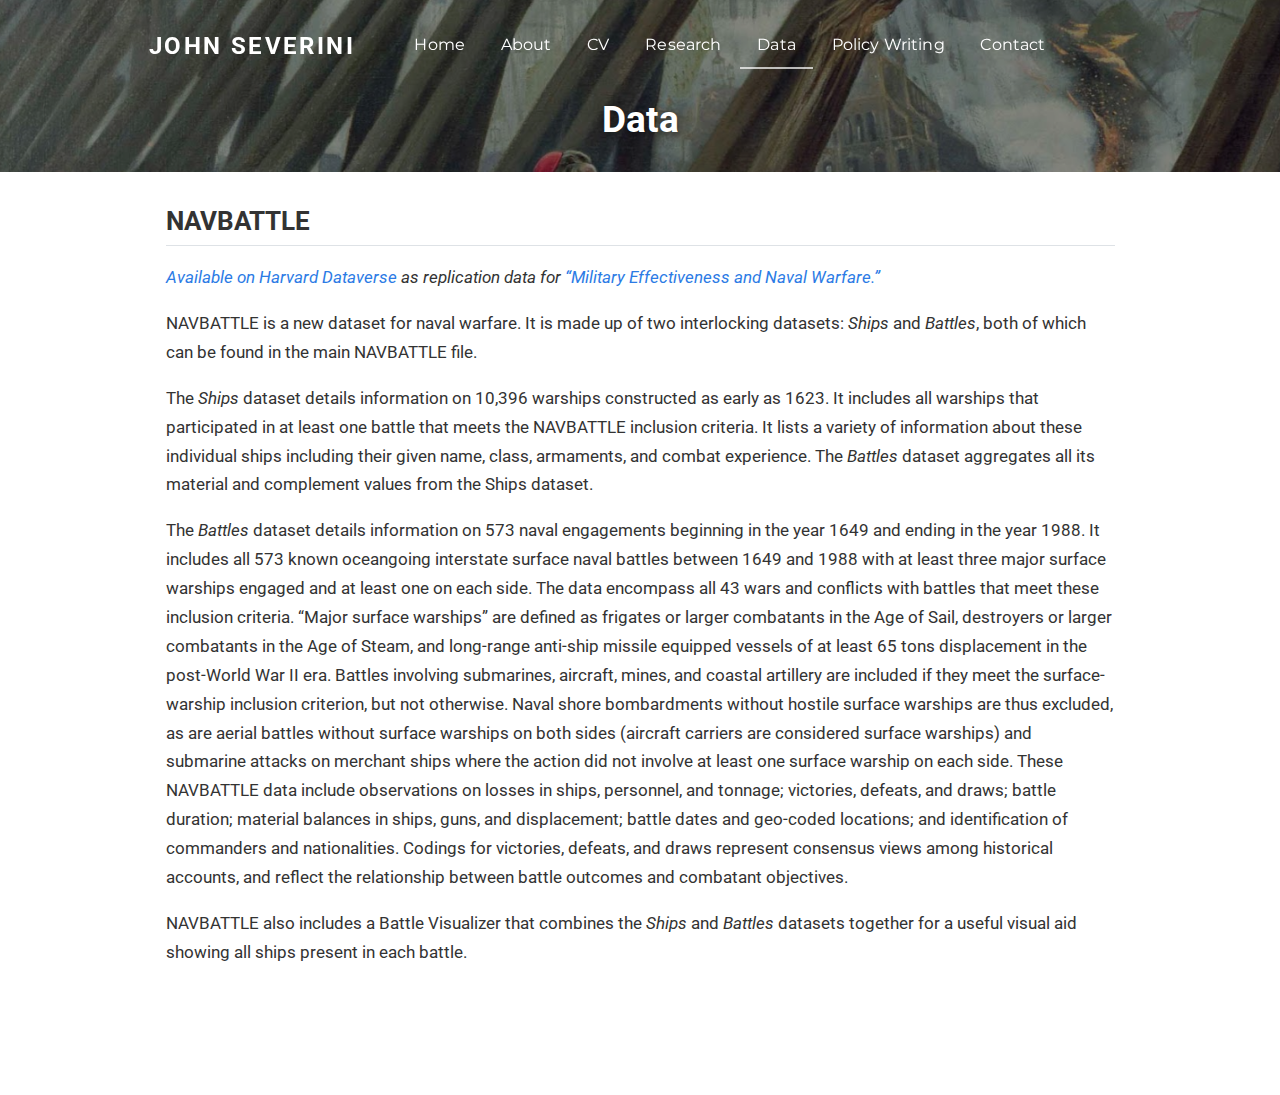
<file: docs/data.html>
<!DOCTYPE html>
<html xmlns="http://www.w3.org/1999/xhtml" lang="en" xml:lang="en"><head>

<meta charset="utf-8">
<meta name="generator" content="quarto-1.8.27">

<meta name="viewport" content="width=device-width, initial-scale=1.0, user-scalable=yes">

<meta name="description" content="Data for John Severini’s research projects.">

<title>Data – John Severini</title>
<style>
code{white-space: pre-wrap;}
span.smallcaps{font-variant: small-caps;}
div.columns{display: flex; gap: min(4vw, 1.5em);}
div.column{flex: auto; overflow-x: auto;}
div.hanging-indent{margin-left: 1.5em; text-indent: -1.5em;}
ul.task-list{list-style: none;}
ul.task-list li input[type="checkbox"] {
  width: 0.8em;
  margin: 0 0.8em 0.2em -1em; /* quarto-specific, see https://github.com/quarto-dev/quarto-cli/issues/4556 */ 
  vertical-align: middle;
}
</style>


<script src="site_libs/quarto-nav/quarto-nav.js"></script>
<script src="site_libs/quarto-nav/headroom.min.js"></script>
<link href="./images/js.png" rel="icon" type="image/png">
<script src="site_libs/clipboard/clipboard.min.js"></script>
<script src="site_libs/quarto-html/quarto.js" type="module"></script>
<script src="site_libs/quarto-html/tabsets/tabsets.js" type="module"></script>
<script src="site_libs/quarto-html/axe/axe-check.js" type="module"></script>
<script src="site_libs/quarto-html/popper.min.js"></script>
<script src="site_libs/quarto-html/tippy.umd.min.js"></script>
<script src="site_libs/quarto-html/anchor.min.js"></script>
<link href="site_libs/quarto-html/tippy.css" rel="stylesheet">
<link href="site_libs/quarto-html/quarto-syntax-highlighting-ed96de9b727972fe78a7b5d16c58bf87.css" rel="stylesheet" id="quarto-text-highlighting-styles">
<script src="site_libs/bootstrap/bootstrap.min.js"></script>
<link href="site_libs/bootstrap/bootstrap-icons.css" rel="stylesheet">
<link href="site_libs/bootstrap/bootstrap-adf43f8057f8765affdc9f6440c2203d.min.css" rel="stylesheet" append-hash="true" id="quarto-bootstrap" data-mode="light">
<script id="quarto-search-options" type="application/json">{
  "language": {
    "search-no-results-text": "No results",
    "search-matching-documents-text": "matching documents",
    "search-copy-link-title": "Copy link to search",
    "search-hide-matches-text": "Hide additional matches",
    "search-more-match-text": "more match in this document",
    "search-more-matches-text": "more matches in this document",
    "search-clear-button-title": "Clear",
    "search-text-placeholder": "",
    "search-detached-cancel-button-title": "Cancel",
    "search-submit-button-title": "Submit",
    "search-label": "Search"
  }
}</script>


<link rel="stylesheet" href="styles.css">
<meta property="og:title" content="John Severini">
<meta property="og:description" content="PhD Student at Georgetown University">
<meta property="og:image" content="https://johnseverini.com/images/headshot.jpg">
<meta property="og:site_name" content="John Severini">
<meta name="twitter:title" content="John Severini">
<meta name="twitter:description" content="PhD Student at Georgetown University">
<meta name="twitter:image" content="https://johnseverini.com/images/headshot.jpg">
<meta name="twitter:creator" content="@john_severini">
<meta name="twitter:card" content="summary_large_image">
</head>

<body class="nav-fixed quarto-light">

<div id="quarto-search-results"></div>
  <header id="quarto-header" class="headroom fixed-top">
    <nav class="navbar navbar-expand-lg " data-bs-theme="dark">
      <div class="navbar-container container-fluid">
      <div class="navbar-brand-container mx-auto">
    <a class="navbar-brand" href="./index.html">
    <span class="navbar-title">John Severini</span>
    </a>
  </div>
          <button class="navbar-toggler" type="button" data-bs-toggle="collapse" data-bs-target="#navbarCollapse" aria-controls="navbarCollapse" role="menu" aria-expanded="false" aria-label="Toggle navigation" onclick="if (window.quartoToggleHeadroom) { window.quartoToggleHeadroom(); }">
  <span class="navbar-toggler-icon"></span>
</button>
          <div class="collapse navbar-collapse" id="navbarCollapse">
            <ul class="navbar-nav navbar-nav-scroll me-auto">
  <li class="nav-item">
    <a class="nav-link" href="./index.html"> 
<span class="menu-text">Home</span></a>
  </li>  
  <li class="nav-item">
    <a class="nav-link" href="./about.html"> 
<span class="menu-text">About</span></a>
  </li>  
  <li class="nav-item">
    <a class="nav-link" href="./cv.html"> 
<span class="menu-text">CV</span></a>
  </li>  
  <li class="nav-item">
    <a class="nav-link" href="./research.html"> 
<span class="menu-text">Research</span></a>
  </li>  
  <li class="nav-item">
    <a class="nav-link active" href="./data.html" aria-current="page"> 
<span class="menu-text">Data</span></a>
  </li>  
  <li class="nav-item">
    <a class="nav-link" href="./policy-writing.html"> 
<span class="menu-text">Policy Writing</span></a>
  </li>  
  <li class="nav-item">
    <a class="nav-link" href="./contact.html"> 
<span class="menu-text">Contact</span></a>
  </li>  
</ul>
          </div> <!-- /navcollapse -->
            <div class="quarto-navbar-tools">
</div>
      </div> <!-- /container-fluid -->
    </nav>
</header>
<!-- content -->
<div id="quarto-content" class="quarto-container page-columns page-rows-contents page-layout-full page-navbar">
<!-- sidebar -->
<!-- margin-sidebar -->
    
<!-- main -->
<main class="content column-page" id="quarto-document-content"><header id="title-block-header" class="quarto-title-block"></header>




<div class="page-banner">
<p><img src="images/banner.png" class="img-fluid"></p>
<p><span class="banner-title">Data</span></p>
</div>
<section id="navbattle" class="level2 page-content">
<h2 class="anchored" data-anchor-id="navbattle">NAVBATTLE</h2>
<p><em><a href="https://dataverse.harvard.edu/dataset.xhtml?persistentId=doi:10.7910/DVN/HGZGCY">Available on Harvard Dataverse</a> as replication data for <a href="https://www.tandfonline.com/doi/abs/10.1080/09636412.2024.2363533">“Military Effectiveness and Naval Warfare.”</a></em></p>
<p>NAVBATTLE is a new dataset for naval warfare. It is made up of two interlocking datasets: <em>Ships</em> and <em>Battles</em>, both of which can be found in the main NAVBATTLE file.</p>
<p>The <em>Ships</em> dataset details information on 10,396 warships constructed as early as 1623. It includes all warships that participated in at least one battle that meets the NAVBATTLE inclusion criteria. It lists a variety of information about these individual ships including their given name, class, armaments, and combat experience. The <em>Battles</em> dataset aggregates all its material and complement values from the Ships dataset.</p>
<p>The <em>Battles</em> dataset details information on 573 naval engagements beginning in the year 1649 and ending in the year 1988. It includes all 573 known oceangoing interstate surface naval battles between 1649 and 1988 with at least three major surface warships engaged and at least one on each side. The data encompass all 43 wars and conflicts with battles that meet these inclusion criteria. “Major surface warships” are defined as frigates or larger combatants in the Age of Sail, destroyers or larger combatants in the Age of Steam, and long-range anti-ship missile equipped vessels of at least 65 tons displacement in the post-World War II era. Battles involving submarines, aircraft, mines, and coastal artillery are included if they meet the surface-warship inclusion criterion, but not otherwise. Naval shore bombardments without hostile surface warships are thus excluded, as are aerial battles without surface warships on both sides (aircraft carriers are considered surface warships) and submarine attacks on merchant ships where the action did not involve at least one surface warship on each side. These NAVBATTLE data include observations on losses in ships, personnel, and tonnage; victories, defeats, and draws; battle duration; material balances in ships, guns, and displacement; battle dates and geo-coded locations; and identification of commanders and nationalities. Codings for victories, defeats, and draws represent consensus views among historical accounts, and reflect the relationship between battle outcomes and combatant objectives.</p>
<p>NAVBATTLE also includes a Battle Visualizer that combines the <em>Ships</em> and <em>Battles</em> datasets together for a useful visual aid showing all ships present in each battle.</p>
</section>



</main> <!-- /main -->
<script id="quarto-html-after-body" type="application/javascript">
  window.document.addEventListener("DOMContentLoaded", function (event) {
    const icon = "";
    const anchorJS = new window.AnchorJS();
    anchorJS.options = {
      placement: 'right',
      icon: icon
    };
    anchorJS.add('.anchored');
    const isCodeAnnotation = (el) => {
      for (const clz of el.classList) {
        if (clz.startsWith('code-annotation-')) {                     
          return true;
        }
      }
      return false;
    }
    const onCopySuccess = function(e) {
      // button target
      const button = e.trigger;
      // don't keep focus
      button.blur();
      // flash "checked"
      button.classList.add('code-copy-button-checked');
      var currentTitle = button.getAttribute("title");
      button.setAttribute("title", "Copied!");
      let tooltip;
      if (window.bootstrap) {
        button.setAttribute("data-bs-toggle", "tooltip");
        button.setAttribute("data-bs-placement", "left");
        button.setAttribute("data-bs-title", "Copied!");
        tooltip = new bootstrap.Tooltip(button, 
          { trigger: "manual", 
            customClass: "code-copy-button-tooltip",
            offset: [0, -8]});
        tooltip.show();    
      }
      setTimeout(function() {
        if (tooltip) {
          tooltip.hide();
          button.removeAttribute("data-bs-title");
          button.removeAttribute("data-bs-toggle");
          button.removeAttribute("data-bs-placement");
        }
        button.setAttribute("title", currentTitle);
        button.classList.remove('code-copy-button-checked');
      }, 1000);
      // clear code selection
      e.clearSelection();
    }
    const getTextToCopy = function(trigger) {
      const outerScaffold = trigger.parentElement.cloneNode(true);
      const codeEl = outerScaffold.querySelector('code');
      for (const childEl of codeEl.children) {
        if (isCodeAnnotation(childEl)) {
          childEl.remove();
        }
      }
      return codeEl.innerText;
    }
    const clipboard = new window.ClipboardJS('.code-copy-button:not([data-in-quarto-modal])', {
      text: getTextToCopy
    });
    clipboard.on('success', onCopySuccess);
    if (window.document.getElementById('quarto-embedded-source-code-modal')) {
      const clipboardModal = new window.ClipboardJS('.code-copy-button[data-in-quarto-modal]', {
        text: getTextToCopy,
        container: window.document.getElementById('quarto-embedded-source-code-modal')
      });
      clipboardModal.on('success', onCopySuccess);
    }
      var localhostRegex = new RegExp(/^(?:http|https):\/\/localhost\:?[0-9]*\//);
      var mailtoRegex = new RegExp(/^mailto:/);
        var filterRegex = new RegExp("https:\/\/johnseverini\.com");
      var isInternal = (href) => {
          return filterRegex.test(href) || localhostRegex.test(href) || mailtoRegex.test(href);
      }
      // Inspect non-navigation links and adorn them if external
     var links = window.document.querySelectorAll('a[href]:not(.nav-link):not(.navbar-brand):not(.toc-action):not(.sidebar-link):not(.sidebar-item-toggle):not(.pagination-link):not(.no-external):not([aria-hidden]):not(.dropdown-item):not(.quarto-navigation-tool):not(.about-link)');
      for (var i=0; i<links.length; i++) {
        const link = links[i];
        if (!isInternal(link.href)) {
          // undo the damage that might have been done by quarto-nav.js in the case of
          // links that we want to consider external
          if (link.dataset.originalHref !== undefined) {
            link.href = link.dataset.originalHref;
          }
        }
      }
    function tippyHover(el, contentFn, onTriggerFn, onUntriggerFn) {
      const config = {
        allowHTML: true,
        maxWidth: 500,
        delay: 100,
        arrow: false,
        appendTo: function(el) {
            return el.parentElement;
        },
        interactive: true,
        interactiveBorder: 10,
        theme: 'quarto',
        placement: 'bottom-start',
      };
      if (contentFn) {
        config.content = contentFn;
      }
      if (onTriggerFn) {
        config.onTrigger = onTriggerFn;
      }
      if (onUntriggerFn) {
        config.onUntrigger = onUntriggerFn;
      }
      window.tippy(el, config); 
    }
    const noterefs = window.document.querySelectorAll('a[role="doc-noteref"]');
    for (var i=0; i<noterefs.length; i++) {
      const ref = noterefs[i];
      tippyHover(ref, function() {
        // use id or data attribute instead here
        let href = ref.getAttribute('data-footnote-href') || ref.getAttribute('href');
        try { href = new URL(href).hash; } catch {}
        const id = href.replace(/^#\/?/, "");
        const note = window.document.getElementById(id);
        if (note) {
          return note.innerHTML;
        } else {
          return "";
        }
      });
    }
    const xrefs = window.document.querySelectorAll('a.quarto-xref');
    const processXRef = (id, note) => {
      // Strip column container classes
      const stripColumnClz = (el) => {
        el.classList.remove("page-full", "page-columns");
        if (el.children) {
          for (const child of el.children) {
            stripColumnClz(child);
          }
        }
      }
      stripColumnClz(note)
      if (id === null || id.startsWith('sec-')) {
        // Special case sections, only their first couple elements
        const container = document.createElement("div");
        if (note.children && note.children.length > 2) {
          container.appendChild(note.children[0].cloneNode(true));
          for (let i = 1; i < note.children.length; i++) {
            const child = note.children[i];
            if (child.tagName === "P" && child.innerText === "") {
              continue;
            } else {
              container.appendChild(child.cloneNode(true));
              break;
            }
          }
          if (window.Quarto?.typesetMath) {
            window.Quarto.typesetMath(container);
          }
          return container.innerHTML
        } else {
          if (window.Quarto?.typesetMath) {
            window.Quarto.typesetMath(note);
          }
          return note.innerHTML;
        }
      } else {
        // Remove any anchor links if they are present
        const anchorLink = note.querySelector('a.anchorjs-link');
        if (anchorLink) {
          anchorLink.remove();
        }
        if (window.Quarto?.typesetMath) {
          window.Quarto.typesetMath(note);
        }
        if (note.classList.contains("callout")) {
          return note.outerHTML;
        } else {
          return note.innerHTML;
        }
      }
    }
    for (var i=0; i<xrefs.length; i++) {
      const xref = xrefs[i];
      tippyHover(xref, undefined, function(instance) {
        instance.disable();
        let url = xref.getAttribute('href');
        let hash = undefined; 
        if (url.startsWith('#')) {
          hash = url;
        } else {
          try { hash = new URL(url).hash; } catch {}
        }
        if (hash) {
          const id = hash.replace(/^#\/?/, "");
          const note = window.document.getElementById(id);
          if (note !== null) {
            try {
              const html = processXRef(id, note.cloneNode(true));
              instance.setContent(html);
            } finally {
              instance.enable();
              instance.show();
            }
          } else {
            // See if we can fetch this
            fetch(url.split('#')[0])
            .then(res => res.text())
            .then(html => {
              const parser = new DOMParser();
              const htmlDoc = parser.parseFromString(html, "text/html");
              const note = htmlDoc.getElementById(id);
              if (note !== null) {
                const html = processXRef(id, note);
                instance.setContent(html);
              } 
            }).finally(() => {
              instance.enable();
              instance.show();
            });
          }
        } else {
          // See if we can fetch a full url (with no hash to target)
          // This is a special case and we should probably do some content thinning / targeting
          fetch(url)
          .then(res => res.text())
          .then(html => {
            const parser = new DOMParser();
            const htmlDoc = parser.parseFromString(html, "text/html");
            const note = htmlDoc.querySelector('main.content');
            if (note !== null) {
              // This should only happen for chapter cross references
              // (since there is no id in the URL)
              // remove the first header
              if (note.children.length > 0 && note.children[0].tagName === "HEADER") {
                note.children[0].remove();
              }
              const html = processXRef(null, note);
              instance.setContent(html);
            } 
          }).finally(() => {
            instance.enable();
            instance.show();
          });
        }
      }, function(instance) {
      });
    }
        let selectedAnnoteEl;
        const selectorForAnnotation = ( cell, annotation) => {
          let cellAttr = 'data-code-cell="' + cell + '"';
          let lineAttr = 'data-code-annotation="' +  annotation + '"';
          const selector = 'span[' + cellAttr + '][' + lineAttr + ']';
          return selector;
        }
        const selectCodeLines = (annoteEl) => {
          const doc = window.document;
          const targetCell = annoteEl.getAttribute("data-target-cell");
          const targetAnnotation = annoteEl.getAttribute("data-target-annotation");
          const annoteSpan = window.document.querySelector(selectorForAnnotation(targetCell, targetAnnotation));
          const lines = annoteSpan.getAttribute("data-code-lines").split(",");
          const lineIds = lines.map((line) => {
            return targetCell + "-" + line;
          })
          let top = null;
          let height = null;
          let parent = null;
          if (lineIds.length > 0) {
              //compute the position of the single el (top and bottom and make a div)
              const el = window.document.getElementById(lineIds[0]);
              top = el.offsetTop;
              height = el.offsetHeight;
              parent = el.parentElement.parentElement;
            if (lineIds.length > 1) {
              const lastEl = window.document.getElementById(lineIds[lineIds.length - 1]);
              const bottom = lastEl.offsetTop + lastEl.offsetHeight;
              height = bottom - top;
            }
            if (top !== null && height !== null && parent !== null) {
              // cook up a div (if necessary) and position it 
              let div = window.document.getElementById("code-annotation-line-highlight");
              if (div === null) {
                div = window.document.createElement("div");
                div.setAttribute("id", "code-annotation-line-highlight");
                div.style.position = 'absolute';
                parent.appendChild(div);
              }
              div.style.top = top - 2 + "px";
              div.style.height = height + 4 + "px";
              div.style.left = 0;
              let gutterDiv = window.document.getElementById("code-annotation-line-highlight-gutter");
              if (gutterDiv === null) {
                gutterDiv = window.document.createElement("div");
                gutterDiv.setAttribute("id", "code-annotation-line-highlight-gutter");
                gutterDiv.style.position = 'absolute';
                const codeCell = window.document.getElementById(targetCell);
                const gutter = codeCell.querySelector('.code-annotation-gutter');
                gutter.appendChild(gutterDiv);
              }
              gutterDiv.style.top = top - 2 + "px";
              gutterDiv.style.height = height + 4 + "px";
            }
            selectedAnnoteEl = annoteEl;
          }
        };
        const unselectCodeLines = () => {
          const elementsIds = ["code-annotation-line-highlight", "code-annotation-line-highlight-gutter"];
          elementsIds.forEach((elId) => {
            const div = window.document.getElementById(elId);
            if (div) {
              div.remove();
            }
          });
          selectedAnnoteEl = undefined;
        };
          // Handle positioning of the toggle
      window.addEventListener(
        "resize",
        throttle(() => {
          elRect = undefined;
          if (selectedAnnoteEl) {
            selectCodeLines(selectedAnnoteEl);
          }
        }, 10)
      );
      function throttle(fn, ms) {
      let throttle = false;
      let timer;
        return (...args) => {
          if(!throttle) { // first call gets through
              fn.apply(this, args);
              throttle = true;
          } else { // all the others get throttled
              if(timer) clearTimeout(timer); // cancel #2
              timer = setTimeout(() => {
                fn.apply(this, args);
                timer = throttle = false;
              }, ms);
          }
        };
      }
        // Attach click handler to the DT
        const annoteDls = window.document.querySelectorAll('dt[data-target-cell]');
        for (const annoteDlNode of annoteDls) {
          annoteDlNode.addEventListener('click', (event) => {
            const clickedEl = event.target;
            if (clickedEl !== selectedAnnoteEl) {
              unselectCodeLines();
              const activeEl = window.document.querySelector('dt[data-target-cell].code-annotation-active');
              if (activeEl) {
                activeEl.classList.remove('code-annotation-active');
              }
              selectCodeLines(clickedEl);
              clickedEl.classList.add('code-annotation-active');
            } else {
              // Unselect the line
              unselectCodeLines();
              clickedEl.classList.remove('code-annotation-active');
            }
          });
        }
    const findCites = (el) => {
      const parentEl = el.parentElement;
      if (parentEl) {
        const cites = parentEl.dataset.cites;
        if (cites) {
          return {
            el,
            cites: cites.split(' ')
          };
        } else {
          return findCites(el.parentElement)
        }
      } else {
        return undefined;
      }
    };
    var bibliorefs = window.document.querySelectorAll('a[role="doc-biblioref"]');
    for (var i=0; i<bibliorefs.length; i++) {
      const ref = bibliorefs[i];
      const citeInfo = findCites(ref);
      if (citeInfo) {
        tippyHover(citeInfo.el, function() {
          var popup = window.document.createElement('div');
          citeInfo.cites.forEach(function(cite) {
            var citeDiv = window.document.createElement('div');
            citeDiv.classList.add('hanging-indent');
            citeDiv.classList.add('csl-entry');
            var biblioDiv = window.document.getElementById('ref-' + cite);
            if (biblioDiv) {
              citeDiv.innerHTML = biblioDiv.innerHTML;
            }
            popup.appendChild(citeDiv);
          });
          return popup.innerHTML;
        });
      }
    }
  });
  </script>
</div> <!-- /content -->
<footer class="footer">
  <div class="nav-footer">
    <div class="nav-footer-left">
      &nbsp;
    </div>   
    <div class="nav-footer-center">
<p>© 2026 John Severini</p>
</div>
    <div class="nav-footer-right">
      &nbsp;
    </div>
  </div>
</footer>
<script>
  window.addEventListener('scroll', function() {
    const navbar = document.querySelector('nav.navbar');
    if (window.scrollY > 50) {
      navbar.classList.add('scrolled');
    } else {
      navbar.classList.remove('scrolled');
    }
  });
</script>
<script type="application/ld+json">
{
  "@context": "https://schema.org",
  "@type": "Person",
  "name": "John Severini",
  "url": "https://johnseverini.com",
  "jobTitle": "PhD Student",
  "affiliation": {
    "@type": "Organization",
    "name": "Georgetown University"
  },
  "sameAs": [
    "https://twitter.com/john_severini",
    "https://scholar.google.com/citations?user=JbXtQqMAAAAJ&hl=en",
    "https://www.linkedin.com/in/johnseverini",
    "https://bsky.app/profile/johnseverini.bsky.social",
    "https://substack.com/@johnseverini"
  ]
}
</script>




</body></html>
</file>
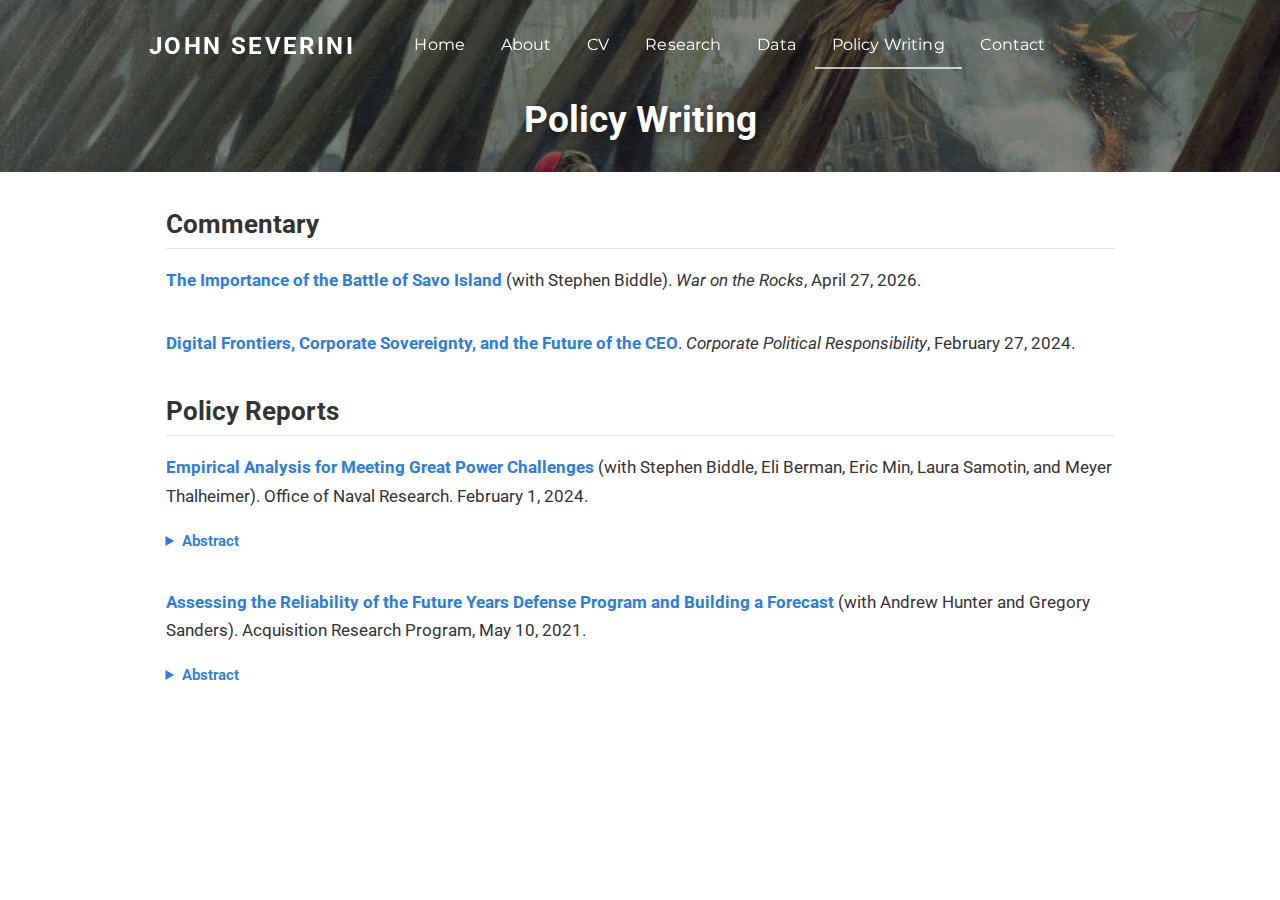
<file: docs/policy-writing.html>
<!DOCTYPE html>
<html xmlns="http://www.w3.org/1999/xhtml" lang="en" xml:lang="en"><head>

<meta charset="utf-8">
<meta name="generator" content="quarto-1.8.27">

<meta name="viewport" content="width=device-width, initial-scale=1.0, user-scalable=yes">

<meta name="description" content="Policy and other writing by John Severini.">

<title>Policy Writing – John Severini</title>
<style>
code{white-space: pre-wrap;}
span.smallcaps{font-variant: small-caps;}
div.columns{display: flex; gap: min(4vw, 1.5em);}
div.column{flex: auto; overflow-x: auto;}
div.hanging-indent{margin-left: 1.5em; text-indent: -1.5em;}
ul.task-list{list-style: none;}
ul.task-list li input[type="checkbox"] {
  width: 0.8em;
  margin: 0 0.8em 0.2em -1em; /* quarto-specific, see https://github.com/quarto-dev/quarto-cli/issues/4556 */ 
  vertical-align: middle;
}
</style>


<script src="site_libs/quarto-nav/quarto-nav.js"></script>
<script src="site_libs/quarto-nav/headroom.min.js"></script>
<link href="./images/js.png" rel="icon" type="image/png">
<script src="site_libs/clipboard/clipboard.min.js"></script>
<script src="site_libs/quarto-html/quarto.js" type="module"></script>
<script src="site_libs/quarto-html/tabsets/tabsets.js" type="module"></script>
<script src="site_libs/quarto-html/axe/axe-check.js" type="module"></script>
<script src="site_libs/quarto-html/popper.min.js"></script>
<script src="site_libs/quarto-html/tippy.umd.min.js"></script>
<script src="site_libs/quarto-html/anchor.min.js"></script>
<link href="site_libs/quarto-html/tippy.css" rel="stylesheet">
<link href="site_libs/quarto-html/quarto-syntax-highlighting-ed96de9b727972fe78a7b5d16c58bf87.css" rel="stylesheet" id="quarto-text-highlighting-styles">
<script src="site_libs/bootstrap/bootstrap.min.js"></script>
<link href="site_libs/bootstrap/bootstrap-icons.css" rel="stylesheet">
<link href="site_libs/bootstrap/bootstrap-adf43f8057f8765affdc9f6440c2203d.min.css" rel="stylesheet" append-hash="true" id="quarto-bootstrap" data-mode="light">
<script id="quarto-search-options" type="application/json">{
  "language": {
    "search-no-results-text": "No results",
    "search-matching-documents-text": "matching documents",
    "search-copy-link-title": "Copy link to search",
    "search-hide-matches-text": "Hide additional matches",
    "search-more-match-text": "more match in this document",
    "search-more-matches-text": "more matches in this document",
    "search-clear-button-title": "Clear",
    "search-text-placeholder": "",
    "search-detached-cancel-button-title": "Cancel",
    "search-submit-button-title": "Submit",
    "search-label": "Search"
  }
}</script>


<link rel="stylesheet" href="styles.css">
<meta property="og:title" content="John Severini">
<meta property="og:description" content="PhD Student at Georgetown University">
<meta property="og:image" content="https://johnseverini.com/images/headshot.jpg">
<meta property="og:site_name" content="John Severini">
<meta name="twitter:title" content="John Severini">
<meta name="twitter:description" content="PhD Student at Georgetown University">
<meta name="twitter:image" content="https://johnseverini.com/images/headshot.jpg">
<meta name="twitter:creator" content="@john_severini">
<meta name="twitter:card" content="summary_large_image">
</head>

<body class="nav-fixed quarto-light">

<div id="quarto-search-results"></div>
  <header id="quarto-header" class="headroom fixed-top">
    <nav class="navbar navbar-expand-lg " data-bs-theme="dark">
      <div class="navbar-container container-fluid">
      <div class="navbar-brand-container mx-auto">
    <a class="navbar-brand" href="./index.html">
    <span class="navbar-title">John Severini</span>
    </a>
  </div>
          <button class="navbar-toggler" type="button" data-bs-toggle="collapse" data-bs-target="#navbarCollapse" aria-controls="navbarCollapse" role="menu" aria-expanded="false" aria-label="Toggle navigation" onclick="if (window.quartoToggleHeadroom) { window.quartoToggleHeadroom(); }">
  <span class="navbar-toggler-icon"></span>
</button>
          <div class="collapse navbar-collapse" id="navbarCollapse">
            <ul class="navbar-nav navbar-nav-scroll me-auto">
  <li class="nav-item">
    <a class="nav-link" href="./index.html"> 
<span class="menu-text">Home</span></a>
  </li>  
  <li class="nav-item">
    <a class="nav-link" href="./about.html"> 
<span class="menu-text">About</span></a>
  </li>  
  <li class="nav-item">
    <a class="nav-link" href="./cv.html"> 
<span class="menu-text">CV</span></a>
  </li>  
  <li class="nav-item">
    <a class="nav-link" href="./research.html"> 
<span class="menu-text">Research</span></a>
  </li>  
  <li class="nav-item">
    <a class="nav-link" href="./data.html"> 
<span class="menu-text">Data</span></a>
  </li>  
  <li class="nav-item">
    <a class="nav-link active" href="./policy-writing.html" aria-current="page"> 
<span class="menu-text">Policy Writing</span></a>
  </li>  
  <li class="nav-item">
    <a class="nav-link" href="./contact.html"> 
<span class="menu-text">Contact</span></a>
  </li>  
</ul>
          </div> <!-- /navcollapse -->
            <div class="quarto-navbar-tools">
</div>
      </div> <!-- /container-fluid -->
    </nav>
</header>
<!-- content -->
<div id="quarto-content" class="quarto-container page-columns page-rows-contents page-layout-full page-navbar">
<!-- sidebar -->
<!-- margin-sidebar -->
    
<!-- main -->
<main class="content column-page" id="quarto-document-content"><header id="title-block-header" class="quarto-title-block"></header>




<div class="page-banner">
<p><img src="images/banner.png" class="img-fluid"></p>
<p><span class="banner-title">Policy Writing</span></p>
</div>
<div class="page-content">
<section id="commentary" class="level2">
<h2 class="anchored" data-anchor-id="commentary">Commentary</h2>
<div class="pub-entry">
<p><a href="https://warontherocks.com/the-importance-of-the-battle-of-savo-island/"><strong>The Importance of the Battle of Savo Island</strong></a> (with Stephen Biddle). <em>War on the Rocks</em>, April 27, 2026.</p>
</div>
<div class="pub-entry">
<p><a href="https://www.corporate-political-responsibility.org/post/second-place-essay-2024-by-john-severini"><strong>Digital Frontiers, Corporate Sovereignty, and the Future of the CEO</strong></a>. <em>Corporate Political Responsibility</em>, February 27, 2024.</p>
</div>
</section>
<section id="policy-reports" class="level2">
<h2 class="anchored" data-anchor-id="policy-reports">Policy Reports</h2>
<div class="pub-entry">
<p><a href="https://apps.dtic.mil/sti/html/trecms/AD1220530/"><strong>Empirical Analysis for Meeting Great Power Challenges</strong></a> (with Stephen Biddle, Eli Berman, Eric Min, Laura Samotin, and Meyer Thalheimer). Office of Naval Research. February 1, 2024.</p>
<details class="pub-abstract">
<summary>
Abstract
</summary>
The project is intended to support the National Defense Strategy by identifying factors that will shape the ability of great powers such as China or Russia to use new technology and new strategies effectively. It does this by exploiting new data sources and novel research methodologies to build stronger theories of combat outcomes in modern great power warfare. From these findings, we draw implications for U.S. policies to deter such rivals, and to project power successfully if deterrence fails.
</details>
</div>
<div class="pub-entry">
<p><a href="https://calhoun.nps.edu/handle/10945/68118"><strong>Assessing the Reliability of the Future Years Defense Program and Building a Forecast</strong></a> (with Andrew Hunter and Gregory Sanders). Acquisition Research Program, May 10, 2021.</p>
<details class="pub-abstract">
<summary>
Abstract
</summary>
Discerning, negotiating, and communicating priorities are necessary tasks for the U.S. defense acquisition system to effectively implement its portion of the National Defense Strategy. One of the Department of Defense’s central tools for doing so is the Future Years Defense Plan (FYDP), a projection of the cost and composition of the force over the next 5 years. This project created a dataset and employs it to study FYDP reliability, focusing on two sources of uncertainty: differences in approach between military departments and differences in volatility between those line items in the base budget and those that include contingency operation spending.
</details>
</div>
</section>
</div>



</main> <!-- /main -->
<script id="quarto-html-after-body" type="application/javascript">
  window.document.addEventListener("DOMContentLoaded", function (event) {
    const icon = "";
    const anchorJS = new window.AnchorJS();
    anchorJS.options = {
      placement: 'right',
      icon: icon
    };
    anchorJS.add('.anchored');
    const isCodeAnnotation = (el) => {
      for (const clz of el.classList) {
        if (clz.startsWith('code-annotation-')) {                     
          return true;
        }
      }
      return false;
    }
    const onCopySuccess = function(e) {
      // button target
      const button = e.trigger;
      // don't keep focus
      button.blur();
      // flash "checked"
      button.classList.add('code-copy-button-checked');
      var currentTitle = button.getAttribute("title");
      button.setAttribute("title", "Copied!");
      let tooltip;
      if (window.bootstrap) {
        button.setAttribute("data-bs-toggle", "tooltip");
        button.setAttribute("data-bs-placement", "left");
        button.setAttribute("data-bs-title", "Copied!");
        tooltip = new bootstrap.Tooltip(button, 
          { trigger: "manual", 
            customClass: "code-copy-button-tooltip",
            offset: [0, -8]});
        tooltip.show();    
      }
      setTimeout(function() {
        if (tooltip) {
          tooltip.hide();
          button.removeAttribute("data-bs-title");
          button.removeAttribute("data-bs-toggle");
          button.removeAttribute("data-bs-placement");
        }
        button.setAttribute("title", currentTitle);
        button.classList.remove('code-copy-button-checked');
      }, 1000);
      // clear code selection
      e.clearSelection();
    }
    const getTextToCopy = function(trigger) {
      const outerScaffold = trigger.parentElement.cloneNode(true);
      const codeEl = outerScaffold.querySelector('code');
      for (const childEl of codeEl.children) {
        if (isCodeAnnotation(childEl)) {
          childEl.remove();
        }
      }
      return codeEl.innerText;
    }
    const clipboard = new window.ClipboardJS('.code-copy-button:not([data-in-quarto-modal])', {
      text: getTextToCopy
    });
    clipboard.on('success', onCopySuccess);
    if (window.document.getElementById('quarto-embedded-source-code-modal')) {
      const clipboardModal = new window.ClipboardJS('.code-copy-button[data-in-quarto-modal]', {
        text: getTextToCopy,
        container: window.document.getElementById('quarto-embedded-source-code-modal')
      });
      clipboardModal.on('success', onCopySuccess);
    }
      var localhostRegex = new RegExp(/^(?:http|https):\/\/localhost\:?[0-9]*\//);
      var mailtoRegex = new RegExp(/^mailto:/);
        var filterRegex = new RegExp("https:\/\/johnseverini\.com");
      var isInternal = (href) => {
          return filterRegex.test(href) || localhostRegex.test(href) || mailtoRegex.test(href);
      }
      // Inspect non-navigation links and adorn them if external
     var links = window.document.querySelectorAll('a[href]:not(.nav-link):not(.navbar-brand):not(.toc-action):not(.sidebar-link):not(.sidebar-item-toggle):not(.pagination-link):not(.no-external):not([aria-hidden]):not(.dropdown-item):not(.quarto-navigation-tool):not(.about-link)');
      for (var i=0; i<links.length; i++) {
        const link = links[i];
        if (!isInternal(link.href)) {
          // undo the damage that might have been done by quarto-nav.js in the case of
          // links that we want to consider external
          if (link.dataset.originalHref !== undefined) {
            link.href = link.dataset.originalHref;
          }
        }
      }
    function tippyHover(el, contentFn, onTriggerFn, onUntriggerFn) {
      const config = {
        allowHTML: true,
        maxWidth: 500,
        delay: 100,
        arrow: false,
        appendTo: function(el) {
            return el.parentElement;
        },
        interactive: true,
        interactiveBorder: 10,
        theme: 'quarto',
        placement: 'bottom-start',
      };
      if (contentFn) {
        config.content = contentFn;
      }
      if (onTriggerFn) {
        config.onTrigger = onTriggerFn;
      }
      if (onUntriggerFn) {
        config.onUntrigger = onUntriggerFn;
      }
      window.tippy(el, config); 
    }
    const noterefs = window.document.querySelectorAll('a[role="doc-noteref"]');
    for (var i=0; i<noterefs.length; i++) {
      const ref = noterefs[i];
      tippyHover(ref, function() {
        // use id or data attribute instead here
        let href = ref.getAttribute('data-footnote-href') || ref.getAttribute('href');
        try { href = new URL(href).hash; } catch {}
        const id = href.replace(/^#\/?/, "");
        const note = window.document.getElementById(id);
        if (note) {
          return note.innerHTML;
        } else {
          return "";
        }
      });
    }
    const xrefs = window.document.querySelectorAll('a.quarto-xref');
    const processXRef = (id, note) => {
      // Strip column container classes
      const stripColumnClz = (el) => {
        el.classList.remove("page-full", "page-columns");
        if (el.children) {
          for (const child of el.children) {
            stripColumnClz(child);
          }
        }
      }
      stripColumnClz(note)
      if (id === null || id.startsWith('sec-')) {
        // Special case sections, only their first couple elements
        const container = document.createElement("div");
        if (note.children && note.children.length > 2) {
          container.appendChild(note.children[0].cloneNode(true));
          for (let i = 1; i < note.children.length; i++) {
            const child = note.children[i];
            if (child.tagName === "P" && child.innerText === "") {
              continue;
            } else {
              container.appendChild(child.cloneNode(true));
              break;
            }
          }
          if (window.Quarto?.typesetMath) {
            window.Quarto.typesetMath(container);
          }
          return container.innerHTML
        } else {
          if (window.Quarto?.typesetMath) {
            window.Quarto.typesetMath(note);
          }
          return note.innerHTML;
        }
      } else {
        // Remove any anchor links if they are present
        const anchorLink = note.querySelector('a.anchorjs-link');
        if (anchorLink) {
          anchorLink.remove();
        }
        if (window.Quarto?.typesetMath) {
          window.Quarto.typesetMath(note);
        }
        if (note.classList.contains("callout")) {
          return note.outerHTML;
        } else {
          return note.innerHTML;
        }
      }
    }
    for (var i=0; i<xrefs.length; i++) {
      const xref = xrefs[i];
      tippyHover(xref, undefined, function(instance) {
        instance.disable();
        let url = xref.getAttribute('href');
        let hash = undefined; 
        if (url.startsWith('#')) {
          hash = url;
        } else {
          try { hash = new URL(url).hash; } catch {}
        }
        if (hash) {
          const id = hash.replace(/^#\/?/, "");
          const note = window.document.getElementById(id);
          if (note !== null) {
            try {
              const html = processXRef(id, note.cloneNode(true));
              instance.setContent(html);
            } finally {
              instance.enable();
              instance.show();
            }
          } else {
            // See if we can fetch this
            fetch(url.split('#')[0])
            .then(res => res.text())
            .then(html => {
              const parser = new DOMParser();
              const htmlDoc = parser.parseFromString(html, "text/html");
              const note = htmlDoc.getElementById(id);
              if (note !== null) {
                const html = processXRef(id, note);
                instance.setContent(html);
              } 
            }).finally(() => {
              instance.enable();
              instance.show();
            });
          }
        } else {
          // See if we can fetch a full url (with no hash to target)
          // This is a special case and we should probably do some content thinning / targeting
          fetch(url)
          .then(res => res.text())
          .then(html => {
            const parser = new DOMParser();
            const htmlDoc = parser.parseFromString(html, "text/html");
            const note = htmlDoc.querySelector('main.content');
            if (note !== null) {
              // This should only happen for chapter cross references
              // (since there is no id in the URL)
              // remove the first header
              if (note.children.length > 0 && note.children[0].tagName === "HEADER") {
                note.children[0].remove();
              }
              const html = processXRef(null, note);
              instance.setContent(html);
            } 
          }).finally(() => {
            instance.enable();
            instance.show();
          });
        }
      }, function(instance) {
      });
    }
        let selectedAnnoteEl;
        const selectorForAnnotation = ( cell, annotation) => {
          let cellAttr = 'data-code-cell="' + cell + '"';
          let lineAttr = 'data-code-annotation="' +  annotation + '"';
          const selector = 'span[' + cellAttr + '][' + lineAttr + ']';
          return selector;
        }
        const selectCodeLines = (annoteEl) => {
          const doc = window.document;
          const targetCell = annoteEl.getAttribute("data-target-cell");
          const targetAnnotation = annoteEl.getAttribute("data-target-annotation");
          const annoteSpan = window.document.querySelector(selectorForAnnotation(targetCell, targetAnnotation));
          const lines = annoteSpan.getAttribute("data-code-lines").split(",");
          const lineIds = lines.map((line) => {
            return targetCell + "-" + line;
          })
          let top = null;
          let height = null;
          let parent = null;
          if (lineIds.length > 0) {
              //compute the position of the single el (top and bottom and make a div)
              const el = window.document.getElementById(lineIds[0]);
              top = el.offsetTop;
              height = el.offsetHeight;
              parent = el.parentElement.parentElement;
            if (lineIds.length > 1) {
              const lastEl = window.document.getElementById(lineIds[lineIds.length - 1]);
              const bottom = lastEl.offsetTop + lastEl.offsetHeight;
              height = bottom - top;
            }
            if (top !== null && height !== null && parent !== null) {
              // cook up a div (if necessary) and position it 
              let div = window.document.getElementById("code-annotation-line-highlight");
              if (div === null) {
                div = window.document.createElement("div");
                div.setAttribute("id", "code-annotation-line-highlight");
                div.style.position = 'absolute';
                parent.appendChild(div);
              }
              div.style.top = top - 2 + "px";
              div.style.height = height + 4 + "px";
              div.style.left = 0;
              let gutterDiv = window.document.getElementById("code-annotation-line-highlight-gutter");
              if (gutterDiv === null) {
                gutterDiv = window.document.createElement("div");
                gutterDiv.setAttribute("id", "code-annotation-line-highlight-gutter");
                gutterDiv.style.position = 'absolute';
                const codeCell = window.document.getElementById(targetCell);
                const gutter = codeCell.querySelector('.code-annotation-gutter');
                gutter.appendChild(gutterDiv);
              }
              gutterDiv.style.top = top - 2 + "px";
              gutterDiv.style.height = height + 4 + "px";
            }
            selectedAnnoteEl = annoteEl;
          }
        };
        const unselectCodeLines = () => {
          const elementsIds = ["code-annotation-line-highlight", "code-annotation-line-highlight-gutter"];
          elementsIds.forEach((elId) => {
            const div = window.document.getElementById(elId);
            if (div) {
              div.remove();
            }
          });
          selectedAnnoteEl = undefined;
        };
          // Handle positioning of the toggle
      window.addEventListener(
        "resize",
        throttle(() => {
          elRect = undefined;
          if (selectedAnnoteEl) {
            selectCodeLines(selectedAnnoteEl);
          }
        }, 10)
      );
      function throttle(fn, ms) {
      let throttle = false;
      let timer;
        return (...args) => {
          if(!throttle) { // first call gets through
              fn.apply(this, args);
              throttle = true;
          } else { // all the others get throttled
              if(timer) clearTimeout(timer); // cancel #2
              timer = setTimeout(() => {
                fn.apply(this, args);
                timer = throttle = false;
              }, ms);
          }
        };
      }
        // Attach click handler to the DT
        const annoteDls = window.document.querySelectorAll('dt[data-target-cell]');
        for (const annoteDlNode of annoteDls) {
          annoteDlNode.addEventListener('click', (event) => {
            const clickedEl = event.target;
            if (clickedEl !== selectedAnnoteEl) {
              unselectCodeLines();
              const activeEl = window.document.querySelector('dt[data-target-cell].code-annotation-active');
              if (activeEl) {
                activeEl.classList.remove('code-annotation-active');
              }
              selectCodeLines(clickedEl);
              clickedEl.classList.add('code-annotation-active');
            } else {
              // Unselect the line
              unselectCodeLines();
              clickedEl.classList.remove('code-annotation-active');
            }
          });
        }
    const findCites = (el) => {
      const parentEl = el.parentElement;
      if (parentEl) {
        const cites = parentEl.dataset.cites;
        if (cites) {
          return {
            el,
            cites: cites.split(' ')
          };
        } else {
          return findCites(el.parentElement)
        }
      } else {
        return undefined;
      }
    };
    var bibliorefs = window.document.querySelectorAll('a[role="doc-biblioref"]');
    for (var i=0; i<bibliorefs.length; i++) {
      const ref = bibliorefs[i];
      const citeInfo = findCites(ref);
      if (citeInfo) {
        tippyHover(citeInfo.el, function() {
          var popup = window.document.createElement('div');
          citeInfo.cites.forEach(function(cite) {
            var citeDiv = window.document.createElement('div');
            citeDiv.classList.add('hanging-indent');
            citeDiv.classList.add('csl-entry');
            var biblioDiv = window.document.getElementById('ref-' + cite);
            if (biblioDiv) {
              citeDiv.innerHTML = biblioDiv.innerHTML;
            }
            popup.appendChild(citeDiv);
          });
          return popup.innerHTML;
        });
      }
    }
  });
  </script>
</div> <!-- /content -->
<footer class="footer">
  <div class="nav-footer">
    <div class="nav-footer-left">
      &nbsp;
    </div>   
    <div class="nav-footer-center">
<p>© 2026 John Severini</p>
</div>
    <div class="nav-footer-right">
      &nbsp;
    </div>
  </div>
</footer>
<script>
  window.addEventListener('scroll', function() {
    const navbar = document.querySelector('nav.navbar');
    if (window.scrollY > 50) {
      navbar.classList.add('scrolled');
    } else {
      navbar.classList.remove('scrolled');
    }
  });
</script>
<script type="application/ld+json">
{
  "@context": "https://schema.org",
  "@type": "Person",
  "name": "John Severini",
  "url": "https://johnseverini.com",
  "jobTitle": "PhD Student",
  "affiliation": {
    "@type": "Organization",
    "name": "Georgetown University"
  },
  "sameAs": [
    "https://twitter.com/john_severini",
    "https://scholar.google.com/citations?user=JbXtQqMAAAAJ&hl=en",
    "https://www.linkedin.com/in/johnseverini",
    "https://bsky.app/profile/johnseverini.bsky.social",
    "https://substack.com/@johnseverini"
  ]
}
</script>




</body></html>
</file>
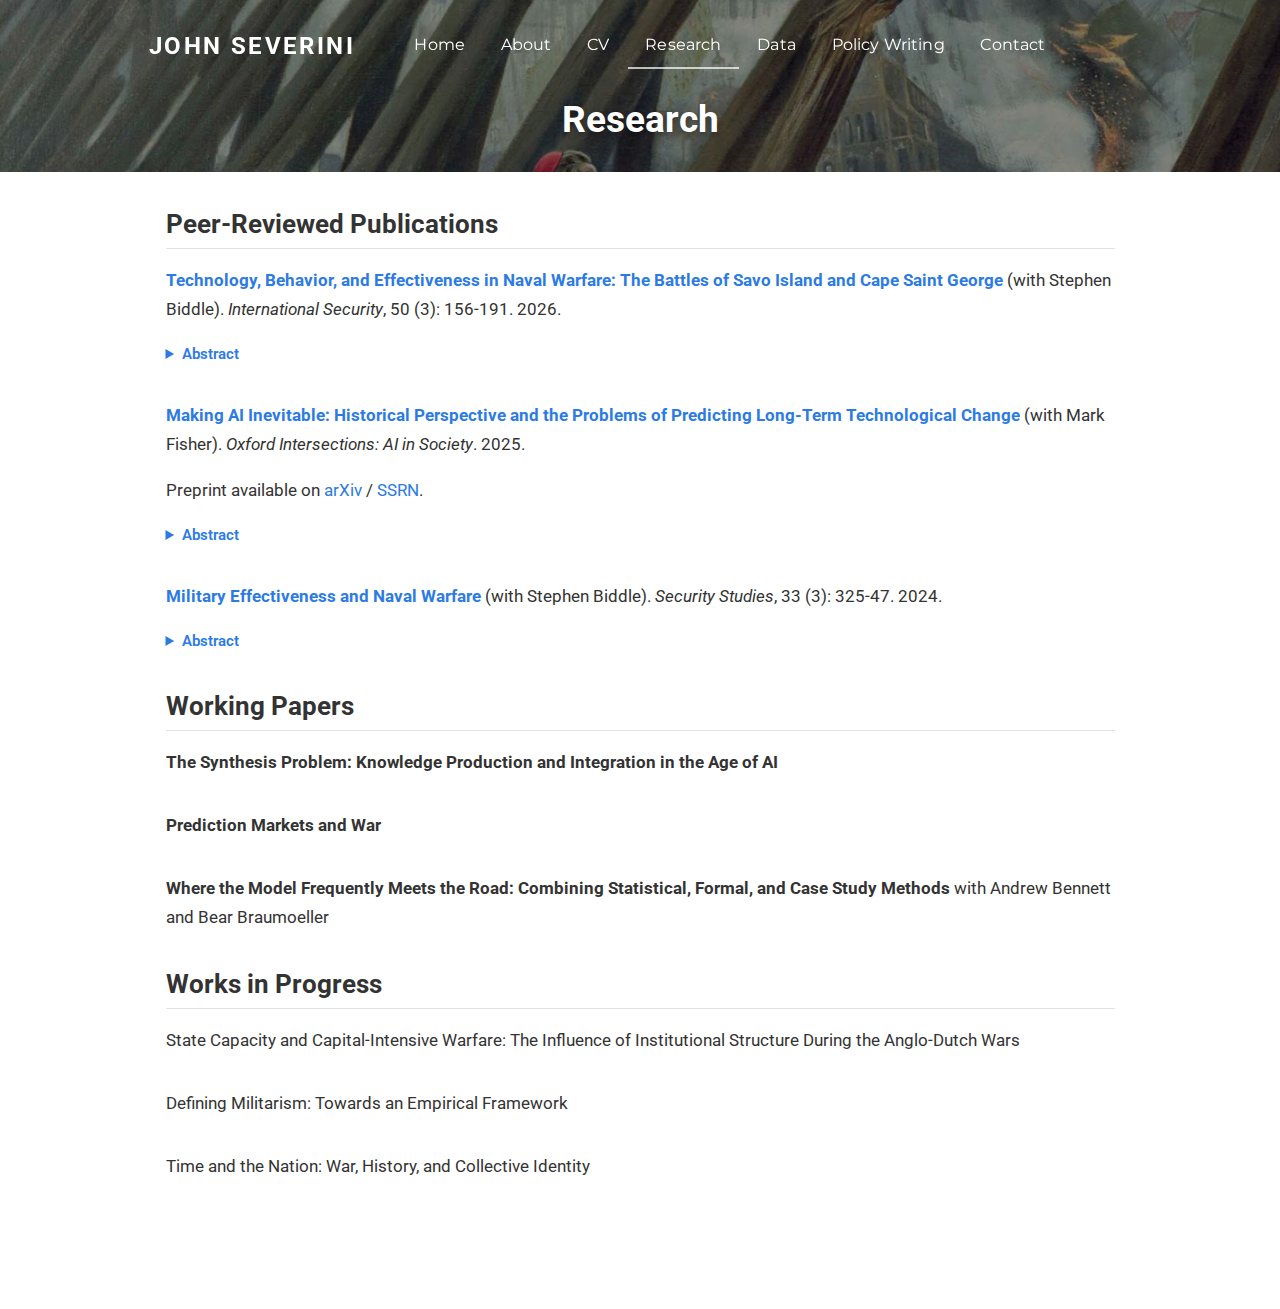
<file: docs/research.html>
<!DOCTYPE html>
<html xmlns="http://www.w3.org/1999/xhtml" lang="en" xml:lang="en"><head>

<meta charset="utf-8">
<meta name="generator" content="quarto-1.8.27">

<meta name="viewport" content="width=device-width, initial-scale=1.0, user-scalable=yes">

<meta name="description" content="Research publications, working papers, and works in project by John Severini.">

<title>Research – John Severini</title>
<style>
code{white-space: pre-wrap;}
span.smallcaps{font-variant: small-caps;}
div.columns{display: flex; gap: min(4vw, 1.5em);}
div.column{flex: auto; overflow-x: auto;}
div.hanging-indent{margin-left: 1.5em; text-indent: -1.5em;}
ul.task-list{list-style: none;}
ul.task-list li input[type="checkbox"] {
  width: 0.8em;
  margin: 0 0.8em 0.2em -1em; /* quarto-specific, see https://github.com/quarto-dev/quarto-cli/issues/4556 */ 
  vertical-align: middle;
}
</style>


<script src="site_libs/quarto-nav/quarto-nav.js"></script>
<script src="site_libs/quarto-nav/headroom.min.js"></script>
<link href="./images/js.png" rel="icon" type="image/png">
<script src="site_libs/clipboard/clipboard.min.js"></script>
<script src="site_libs/quarto-html/quarto.js" type="module"></script>
<script src="site_libs/quarto-html/tabsets/tabsets.js" type="module"></script>
<script src="site_libs/quarto-html/axe/axe-check.js" type="module"></script>
<script src="site_libs/quarto-html/popper.min.js"></script>
<script src="site_libs/quarto-html/tippy.umd.min.js"></script>
<script src="site_libs/quarto-html/anchor.min.js"></script>
<link href="site_libs/quarto-html/tippy.css" rel="stylesheet">
<link href="site_libs/quarto-html/quarto-syntax-highlighting-ed96de9b727972fe78a7b5d16c58bf87.css" rel="stylesheet" id="quarto-text-highlighting-styles">
<script src="site_libs/bootstrap/bootstrap.min.js"></script>
<link href="site_libs/bootstrap/bootstrap-icons.css" rel="stylesheet">
<link href="site_libs/bootstrap/bootstrap-adf43f8057f8765affdc9f6440c2203d.min.css" rel="stylesheet" append-hash="true" id="quarto-bootstrap" data-mode="light">
<script id="quarto-search-options" type="application/json">{
  "language": {
    "search-no-results-text": "No results",
    "search-matching-documents-text": "matching documents",
    "search-copy-link-title": "Copy link to search",
    "search-hide-matches-text": "Hide additional matches",
    "search-more-match-text": "more match in this document",
    "search-more-matches-text": "more matches in this document",
    "search-clear-button-title": "Clear",
    "search-text-placeholder": "",
    "search-detached-cancel-button-title": "Cancel",
    "search-submit-button-title": "Submit",
    "search-label": "Search"
  }
}</script>


<link rel="stylesheet" href="styles.css">
<meta property="og:title" content="John Severini">
<meta property="og:description" content="PhD Student at Georgetown University">
<meta property="og:image" content="https://johnseverini.com/images/headshot.jpg">
<meta property="og:site_name" content="John Severini">
<meta name="twitter:title" content="John Severini">
<meta name="twitter:description" content="PhD Student at Georgetown University">
<meta name="twitter:image" content="https://johnseverini.com/images/headshot.jpg">
<meta name="twitter:creator" content="@john_severini">
<meta name="twitter:card" content="summary_large_image">
</head>

<body class="nav-fixed quarto-light">

<div id="quarto-search-results"></div>
  <header id="quarto-header" class="headroom fixed-top">
    <nav class="navbar navbar-expand-lg " data-bs-theme="dark">
      <div class="navbar-container container-fluid">
      <div class="navbar-brand-container mx-auto">
    <a class="navbar-brand" href="./index.html">
    <span class="navbar-title">John Severini</span>
    </a>
  </div>
          <button class="navbar-toggler" type="button" data-bs-toggle="collapse" data-bs-target="#navbarCollapse" aria-controls="navbarCollapse" role="menu" aria-expanded="false" aria-label="Toggle navigation" onclick="if (window.quartoToggleHeadroom) { window.quartoToggleHeadroom(); }">
  <span class="navbar-toggler-icon"></span>
</button>
          <div class="collapse navbar-collapse" id="navbarCollapse">
            <ul class="navbar-nav navbar-nav-scroll me-auto">
  <li class="nav-item">
    <a class="nav-link" href="./index.html"> 
<span class="menu-text">Home</span></a>
  </li>  
  <li class="nav-item">
    <a class="nav-link" href="./about.html"> 
<span class="menu-text">About</span></a>
  </li>  
  <li class="nav-item">
    <a class="nav-link" href="./cv.html"> 
<span class="menu-text">CV</span></a>
  </li>  
  <li class="nav-item">
    <a class="nav-link active" href="./research.html" aria-current="page"> 
<span class="menu-text">Research</span></a>
  </li>  
  <li class="nav-item">
    <a class="nav-link" href="./data.html"> 
<span class="menu-text">Data</span></a>
  </li>  
  <li class="nav-item">
    <a class="nav-link" href="./policy-writing.html"> 
<span class="menu-text">Policy Writing</span></a>
  </li>  
  <li class="nav-item">
    <a class="nav-link" href="./contact.html"> 
<span class="menu-text">Contact</span></a>
  </li>  
</ul>
          </div> <!-- /navcollapse -->
            <div class="quarto-navbar-tools">
</div>
      </div> <!-- /container-fluid -->
    </nav>
</header>
<!-- content -->
<div id="quarto-content" class="quarto-container page-columns page-rows-contents page-layout-full page-navbar">
<!-- sidebar -->
<!-- margin-sidebar -->
    
<!-- main -->
<main class="content column-page" id="quarto-document-content"><header id="title-block-header" class="quarto-title-block"></header>




<div class="page-banner">
<p><img src="images/banner.png" class="img-fluid"></p>
<p><span class="banner-title">Research</span></p>
</div>
<div class="page-content">
<section id="peer-reviewed-publications" class="level2">
<h2 class="anchored" data-anchor-id="peer-reviewed-publications">Peer-Reviewed Publications</h2>
<div class="pub-entry">
<p><a href="https://direct.mit.edu/isec/article/50/3/156/135680/Technology-Behavior-and-Effectiveness-in-Naval"><strong>Technology, Behavior, and Effectiveness in Naval Warfare: The Battles of Savo Island and Cape Saint George</strong></a> (with Stephen Biddle). <em>International Security</em>, 50 (3): 156-191. 2026.</p>
<details class="pub-abstract">
<summary>
Abstract
</summary>
What explains success and failure in naval warfare? Most political science research on military effectiveness focuses on land combat, often overlooking how behavior shapes outcomes at sea. This article uses a paired comparison of two World War II naval battles—Savo Island and Cape Saint George—to examine how material and nonmaterial factors interact in maritime conflict. In both battles, U.S. forces held significant material and technological advantages, yet they suffered a catastrophic defeat in the former and achieved a lopsided victory in the latter. The decisive difference, we argue, lay in commanders’ behavioral choices, organizational structure, and crew proficiency in using technology under stress. Using case study comparison and counterfactual analysis, we demonstrate how similar material conditions produced dramatically different outcomes as a result of variation in nonmaterial performance. These findings suggest that naval combat is more sensitive to human factors than prevailing materialist assessments acknowledge. As U.S.-China competition intensifies in the Western Pacific, our analysis calls for greater attention to training, leadership, and doctrine when evaluating the implications of China’s growing material power. Naval warfare is a deeply social process, and understanding its outcomes requires integrating human behavior with technological and material analysis.
</details>
</div>
<div class="pub-entry">
<p><a href="https://academic.oup.com/edited-volume/59762/chapter-abstract/508607722"><strong>Making AI Inevitable: Historical Perspective and the Problems of Predicting Long-Term Technological Change</strong></a> (with Mark Fisher). <em>Oxford Intersections: AI in Society</em>. 2025.</p>
<p>Preprint available on <a href="https://arxiv.org/abs/2508.16692">arXiv</a> / <a href="https://papers.ssrn.com/sol3/papers.cfm?abstract_id=5404686">SSRN</a>.</p>
<details class="pub-abstract">
<summary>
Abstract
</summary>
This article demonstrates the extent to which prominent debates about the future of AI are best understood as subjective, philosophical disagreements over the history and future of technological change rather than as objective, material disagreements over the technologies themselves. It focuses on the deep disagreements over whether artificial general intelligence (AGI) will prove transformative for human society—a question that is analytically prior to that of whether this transformative effect will help or harm humanity. The article begins by distinguishing two fundamental camps in this debate. The first of these can be identified as “transformationalists,” who argue that continued AI development will inevitably have a profound effect on society. Opposed to them are “skeptics,” a more eclectic group united by their disbelief that AI can or will live up to such high expectations. Each camp admits further “strong” and “weak” variants depending on their tolerance for epistemic risk. These stylized contrasts help identify a set of fundamental questions that shape the camps’ respective interpretations of the future of AI. Three questions in particular are focused on: the possibility of nonbiological intelligence, the appropriate time frame of technological predictions, and the assumed trajectory of technological development. In highlighting these specific points of nontechnical disagreement, this article demonstrates the wide range of different arguments used to justify either the transformationalist or skeptical position. At the same time, it highlights the strong argumentative burden of the transformationalist position, the way that belief in this position creates competitive pressures to achieve first-mover advantage, and the need to widen the concept of “expertise” in debates surrounding the future development of AI.
</details>
</div>
<div class="pub-entry">
<p><a href="https://www.tandfonline.com/doi/full/10.1080/09636412.2024.2363533"><strong>Military Effectiveness and Naval Warfare</strong></a> (with Stephen Biddle). <em>Security Studies</em>, 33 (3): 325-47. 2024.</p>
<details class="pub-abstract">
<summary>
Abstract
</summary>
Military effectiveness has attracted a growing literature, but this work has focused overwhelmingly on continental warfare. China’s rise highlights naval warfare. Do this literature’s central findings hold for war at sea? We explore this question by comparing patterns in naval and land combat via a new dataset on all interstate surface naval battles fought between 1649 and 1988. We find important differences deriving from the contrasting nature of the sea and land as military environments, which have made naval outcomes more sensitive to materiel, quicker, and more one-sided. But there are also important similarities involving material-nonmaterial interactions. These features pose important implications for policy on future anti-access/area denial (A2/AD) warfare in east Asia, the balance of investment in skill and materiel in naval resource allocation, and research on military effectiveness.
</details>
</div>
</section>
<section id="working-papers" class="level2">
<h2 class="anchored" data-anchor-id="working-papers">Working Papers</h2>
<div class="pub-entry">
<p><strong>The Synthesis Problem: Knowledge Production and Integration in the Age of AI</strong></p>
</div>
<div class="pub-entry">
<p><strong>Prediction Markets and War</strong></p>
</div>
<div class="pub-entry">
<p><strong>Where the Model Frequently Meets the Road: Combining Statistical, Formal, and Case Study Methods</strong> with Andrew Bennett and Bear Braumoeller</p>
</div>
</section>
<section id="works-in-progress" class="level2">
<h2 class="anchored" data-anchor-id="works-in-progress">Works in Progress</h2>
<div class="pub-entry">
<p>State Capacity and Capital-Intensive Warfare: The Influence of Institutional Structure During the Anglo-Dutch Wars</p>
</div>
<div class="pub-entry">
<p>Defining Militarism: Towards an Empirical Framework</p>
</div>
<div class="pub-entry">
<p>Time and the Nation: War, History, and Collective Identity</p>
</div>
</section>
</div>



</main> <!-- /main -->
<script id="quarto-html-after-body" type="application/javascript">
  window.document.addEventListener("DOMContentLoaded", function (event) {
    const icon = "";
    const anchorJS = new window.AnchorJS();
    anchorJS.options = {
      placement: 'right',
      icon: icon
    };
    anchorJS.add('.anchored');
    const isCodeAnnotation = (el) => {
      for (const clz of el.classList) {
        if (clz.startsWith('code-annotation-')) {                     
          return true;
        }
      }
      return false;
    }
    const onCopySuccess = function(e) {
      // button target
      const button = e.trigger;
      // don't keep focus
      button.blur();
      // flash "checked"
      button.classList.add('code-copy-button-checked');
      var currentTitle = button.getAttribute("title");
      button.setAttribute("title", "Copied!");
      let tooltip;
      if (window.bootstrap) {
        button.setAttribute("data-bs-toggle", "tooltip");
        button.setAttribute("data-bs-placement", "left");
        button.setAttribute("data-bs-title", "Copied!");
        tooltip = new bootstrap.Tooltip(button, 
          { trigger: "manual", 
            customClass: "code-copy-button-tooltip",
            offset: [0, -8]});
        tooltip.show();    
      }
      setTimeout(function() {
        if (tooltip) {
          tooltip.hide();
          button.removeAttribute("data-bs-title");
          button.removeAttribute("data-bs-toggle");
          button.removeAttribute("data-bs-placement");
        }
        button.setAttribute("title", currentTitle);
        button.classList.remove('code-copy-button-checked');
      }, 1000);
      // clear code selection
      e.clearSelection();
    }
    const getTextToCopy = function(trigger) {
      const outerScaffold = trigger.parentElement.cloneNode(true);
      const codeEl = outerScaffold.querySelector('code');
      for (const childEl of codeEl.children) {
        if (isCodeAnnotation(childEl)) {
          childEl.remove();
        }
      }
      return codeEl.innerText;
    }
    const clipboard = new window.ClipboardJS('.code-copy-button:not([data-in-quarto-modal])', {
      text: getTextToCopy
    });
    clipboard.on('success', onCopySuccess);
    if (window.document.getElementById('quarto-embedded-source-code-modal')) {
      const clipboardModal = new window.ClipboardJS('.code-copy-button[data-in-quarto-modal]', {
        text: getTextToCopy,
        container: window.document.getElementById('quarto-embedded-source-code-modal')
      });
      clipboardModal.on('success', onCopySuccess);
    }
      var localhostRegex = new RegExp(/^(?:http|https):\/\/localhost\:?[0-9]*\//);
      var mailtoRegex = new RegExp(/^mailto:/);
        var filterRegex = new RegExp("https:\/\/johnseverini\.com");
      var isInternal = (href) => {
          return filterRegex.test(href) || localhostRegex.test(href) || mailtoRegex.test(href);
      }
      // Inspect non-navigation links and adorn them if external
     var links = window.document.querySelectorAll('a[href]:not(.nav-link):not(.navbar-brand):not(.toc-action):not(.sidebar-link):not(.sidebar-item-toggle):not(.pagination-link):not(.no-external):not([aria-hidden]):not(.dropdown-item):not(.quarto-navigation-tool):not(.about-link)');
      for (var i=0; i<links.length; i++) {
        const link = links[i];
        if (!isInternal(link.href)) {
          // undo the damage that might have been done by quarto-nav.js in the case of
          // links that we want to consider external
          if (link.dataset.originalHref !== undefined) {
            link.href = link.dataset.originalHref;
          }
        }
      }
    function tippyHover(el, contentFn, onTriggerFn, onUntriggerFn) {
      const config = {
        allowHTML: true,
        maxWidth: 500,
        delay: 100,
        arrow: false,
        appendTo: function(el) {
            return el.parentElement;
        },
        interactive: true,
        interactiveBorder: 10,
        theme: 'quarto',
        placement: 'bottom-start',
      };
      if (contentFn) {
        config.content = contentFn;
      }
      if (onTriggerFn) {
        config.onTrigger = onTriggerFn;
      }
      if (onUntriggerFn) {
        config.onUntrigger = onUntriggerFn;
      }
      window.tippy(el, config); 
    }
    const noterefs = window.document.querySelectorAll('a[role="doc-noteref"]');
    for (var i=0; i<noterefs.length; i++) {
      const ref = noterefs[i];
      tippyHover(ref, function() {
        // use id or data attribute instead here
        let href = ref.getAttribute('data-footnote-href') || ref.getAttribute('href');
        try { href = new URL(href).hash; } catch {}
        const id = href.replace(/^#\/?/, "");
        const note = window.document.getElementById(id);
        if (note) {
          return note.innerHTML;
        } else {
          return "";
        }
      });
    }
    const xrefs = window.document.querySelectorAll('a.quarto-xref');
    const processXRef = (id, note) => {
      // Strip column container classes
      const stripColumnClz = (el) => {
        el.classList.remove("page-full", "page-columns");
        if (el.children) {
          for (const child of el.children) {
            stripColumnClz(child);
          }
        }
      }
      stripColumnClz(note)
      if (id === null || id.startsWith('sec-')) {
        // Special case sections, only their first couple elements
        const container = document.createElement("div");
        if (note.children && note.children.length > 2) {
          container.appendChild(note.children[0].cloneNode(true));
          for (let i = 1; i < note.children.length; i++) {
            const child = note.children[i];
            if (child.tagName === "P" && child.innerText === "") {
              continue;
            } else {
              container.appendChild(child.cloneNode(true));
              break;
            }
          }
          if (window.Quarto?.typesetMath) {
            window.Quarto.typesetMath(container);
          }
          return container.innerHTML
        } else {
          if (window.Quarto?.typesetMath) {
            window.Quarto.typesetMath(note);
          }
          return note.innerHTML;
        }
      } else {
        // Remove any anchor links if they are present
        const anchorLink = note.querySelector('a.anchorjs-link');
        if (anchorLink) {
          anchorLink.remove();
        }
        if (window.Quarto?.typesetMath) {
          window.Quarto.typesetMath(note);
        }
        if (note.classList.contains("callout")) {
          return note.outerHTML;
        } else {
          return note.innerHTML;
        }
      }
    }
    for (var i=0; i<xrefs.length; i++) {
      const xref = xrefs[i];
      tippyHover(xref, undefined, function(instance) {
        instance.disable();
        let url = xref.getAttribute('href');
        let hash = undefined; 
        if (url.startsWith('#')) {
          hash = url;
        } else {
          try { hash = new URL(url).hash; } catch {}
        }
        if (hash) {
          const id = hash.replace(/^#\/?/, "");
          const note = window.document.getElementById(id);
          if (note !== null) {
            try {
              const html = processXRef(id, note.cloneNode(true));
              instance.setContent(html);
            } finally {
              instance.enable();
              instance.show();
            }
          } else {
            // See if we can fetch this
            fetch(url.split('#')[0])
            .then(res => res.text())
            .then(html => {
              const parser = new DOMParser();
              const htmlDoc = parser.parseFromString(html, "text/html");
              const note = htmlDoc.getElementById(id);
              if (note !== null) {
                const html = processXRef(id, note);
                instance.setContent(html);
              } 
            }).finally(() => {
              instance.enable();
              instance.show();
            });
          }
        } else {
          // See if we can fetch a full url (with no hash to target)
          // This is a special case and we should probably do some content thinning / targeting
          fetch(url)
          .then(res => res.text())
          .then(html => {
            const parser = new DOMParser();
            const htmlDoc = parser.parseFromString(html, "text/html");
            const note = htmlDoc.querySelector('main.content');
            if (note !== null) {
              // This should only happen for chapter cross references
              // (since there is no id in the URL)
              // remove the first header
              if (note.children.length > 0 && note.children[0].tagName === "HEADER") {
                note.children[0].remove();
              }
              const html = processXRef(null, note);
              instance.setContent(html);
            } 
          }).finally(() => {
            instance.enable();
            instance.show();
          });
        }
      }, function(instance) {
      });
    }
        let selectedAnnoteEl;
        const selectorForAnnotation = ( cell, annotation) => {
          let cellAttr = 'data-code-cell="' + cell + '"';
          let lineAttr = 'data-code-annotation="' +  annotation + '"';
          const selector = 'span[' + cellAttr + '][' + lineAttr + ']';
          return selector;
        }
        const selectCodeLines = (annoteEl) => {
          const doc = window.document;
          const targetCell = annoteEl.getAttribute("data-target-cell");
          const targetAnnotation = annoteEl.getAttribute("data-target-annotation");
          const annoteSpan = window.document.querySelector(selectorForAnnotation(targetCell, targetAnnotation));
          const lines = annoteSpan.getAttribute("data-code-lines").split(",");
          const lineIds = lines.map((line) => {
            return targetCell + "-" + line;
          })
          let top = null;
          let height = null;
          let parent = null;
          if (lineIds.length > 0) {
              //compute the position of the single el (top and bottom and make a div)
              const el = window.document.getElementById(lineIds[0]);
              top = el.offsetTop;
              height = el.offsetHeight;
              parent = el.parentElement.parentElement;
            if (lineIds.length > 1) {
              const lastEl = window.document.getElementById(lineIds[lineIds.length - 1]);
              const bottom = lastEl.offsetTop + lastEl.offsetHeight;
              height = bottom - top;
            }
            if (top !== null && height !== null && parent !== null) {
              // cook up a div (if necessary) and position it 
              let div = window.document.getElementById("code-annotation-line-highlight");
              if (div === null) {
                div = window.document.createElement("div");
                div.setAttribute("id", "code-annotation-line-highlight");
                div.style.position = 'absolute';
                parent.appendChild(div);
              }
              div.style.top = top - 2 + "px";
              div.style.height = height + 4 + "px";
              div.style.left = 0;
              let gutterDiv = window.document.getElementById("code-annotation-line-highlight-gutter");
              if (gutterDiv === null) {
                gutterDiv = window.document.createElement("div");
                gutterDiv.setAttribute("id", "code-annotation-line-highlight-gutter");
                gutterDiv.style.position = 'absolute';
                const codeCell = window.document.getElementById(targetCell);
                const gutter = codeCell.querySelector('.code-annotation-gutter');
                gutter.appendChild(gutterDiv);
              }
              gutterDiv.style.top = top - 2 + "px";
              gutterDiv.style.height = height + 4 + "px";
            }
            selectedAnnoteEl = annoteEl;
          }
        };
        const unselectCodeLines = () => {
          const elementsIds = ["code-annotation-line-highlight", "code-annotation-line-highlight-gutter"];
          elementsIds.forEach((elId) => {
            const div = window.document.getElementById(elId);
            if (div) {
              div.remove();
            }
          });
          selectedAnnoteEl = undefined;
        };
          // Handle positioning of the toggle
      window.addEventListener(
        "resize",
        throttle(() => {
          elRect = undefined;
          if (selectedAnnoteEl) {
            selectCodeLines(selectedAnnoteEl);
          }
        }, 10)
      );
      function throttle(fn, ms) {
      let throttle = false;
      let timer;
        return (...args) => {
          if(!throttle) { // first call gets through
              fn.apply(this, args);
              throttle = true;
          } else { // all the others get throttled
              if(timer) clearTimeout(timer); // cancel #2
              timer = setTimeout(() => {
                fn.apply(this, args);
                timer = throttle = false;
              }, ms);
          }
        };
      }
        // Attach click handler to the DT
        const annoteDls = window.document.querySelectorAll('dt[data-target-cell]');
        for (const annoteDlNode of annoteDls) {
          annoteDlNode.addEventListener('click', (event) => {
            const clickedEl = event.target;
            if (clickedEl !== selectedAnnoteEl) {
              unselectCodeLines();
              const activeEl = window.document.querySelector('dt[data-target-cell].code-annotation-active');
              if (activeEl) {
                activeEl.classList.remove('code-annotation-active');
              }
              selectCodeLines(clickedEl);
              clickedEl.classList.add('code-annotation-active');
            } else {
              // Unselect the line
              unselectCodeLines();
              clickedEl.classList.remove('code-annotation-active');
            }
          });
        }
    const findCites = (el) => {
      const parentEl = el.parentElement;
      if (parentEl) {
        const cites = parentEl.dataset.cites;
        if (cites) {
          return {
            el,
            cites: cites.split(' ')
          };
        } else {
          return findCites(el.parentElement)
        }
      } else {
        return undefined;
      }
    };
    var bibliorefs = window.document.querySelectorAll('a[role="doc-biblioref"]');
    for (var i=0; i<bibliorefs.length; i++) {
      const ref = bibliorefs[i];
      const citeInfo = findCites(ref);
      if (citeInfo) {
        tippyHover(citeInfo.el, function() {
          var popup = window.document.createElement('div');
          citeInfo.cites.forEach(function(cite) {
            var citeDiv = window.document.createElement('div');
            citeDiv.classList.add('hanging-indent');
            citeDiv.classList.add('csl-entry');
            var biblioDiv = window.document.getElementById('ref-' + cite);
            if (biblioDiv) {
              citeDiv.innerHTML = biblioDiv.innerHTML;
            }
            popup.appendChild(citeDiv);
          });
          return popup.innerHTML;
        });
      }
    }
  });
  </script>
</div> <!-- /content -->
<footer class="footer">
  <div class="nav-footer">
    <div class="nav-footer-left">
      &nbsp;
    </div>   
    <div class="nav-footer-center">
<p>© 2026 John Severini</p>
</div>
    <div class="nav-footer-right">
      &nbsp;
    </div>
  </div>
</footer>
<script>
  window.addEventListener('scroll', function() {
    const navbar = document.querySelector('nav.navbar');
    if (window.scrollY > 50) {
      navbar.classList.add('scrolled');
    } else {
      navbar.classList.remove('scrolled');
    }
  });
</script>
<script type="application/ld+json">
{
  "@context": "https://schema.org",
  "@type": "Person",
  "name": "John Severini",
  "url": "https://johnseverini.com",
  "jobTitle": "PhD Student",
  "affiliation": {
    "@type": "Organization",
    "name": "Georgetown University"
  },
  "sameAs": [
    "https://twitter.com/john_severini",
    "https://scholar.google.com/citations?user=JbXtQqMAAAAJ&hl=en",
    "https://www.linkedin.com/in/johnseverini",
    "https://bsky.app/profile/johnseverini.bsky.social",
    "https://substack.com/@johnseverini"
  ]
}
</script>




</body></html>
</file>
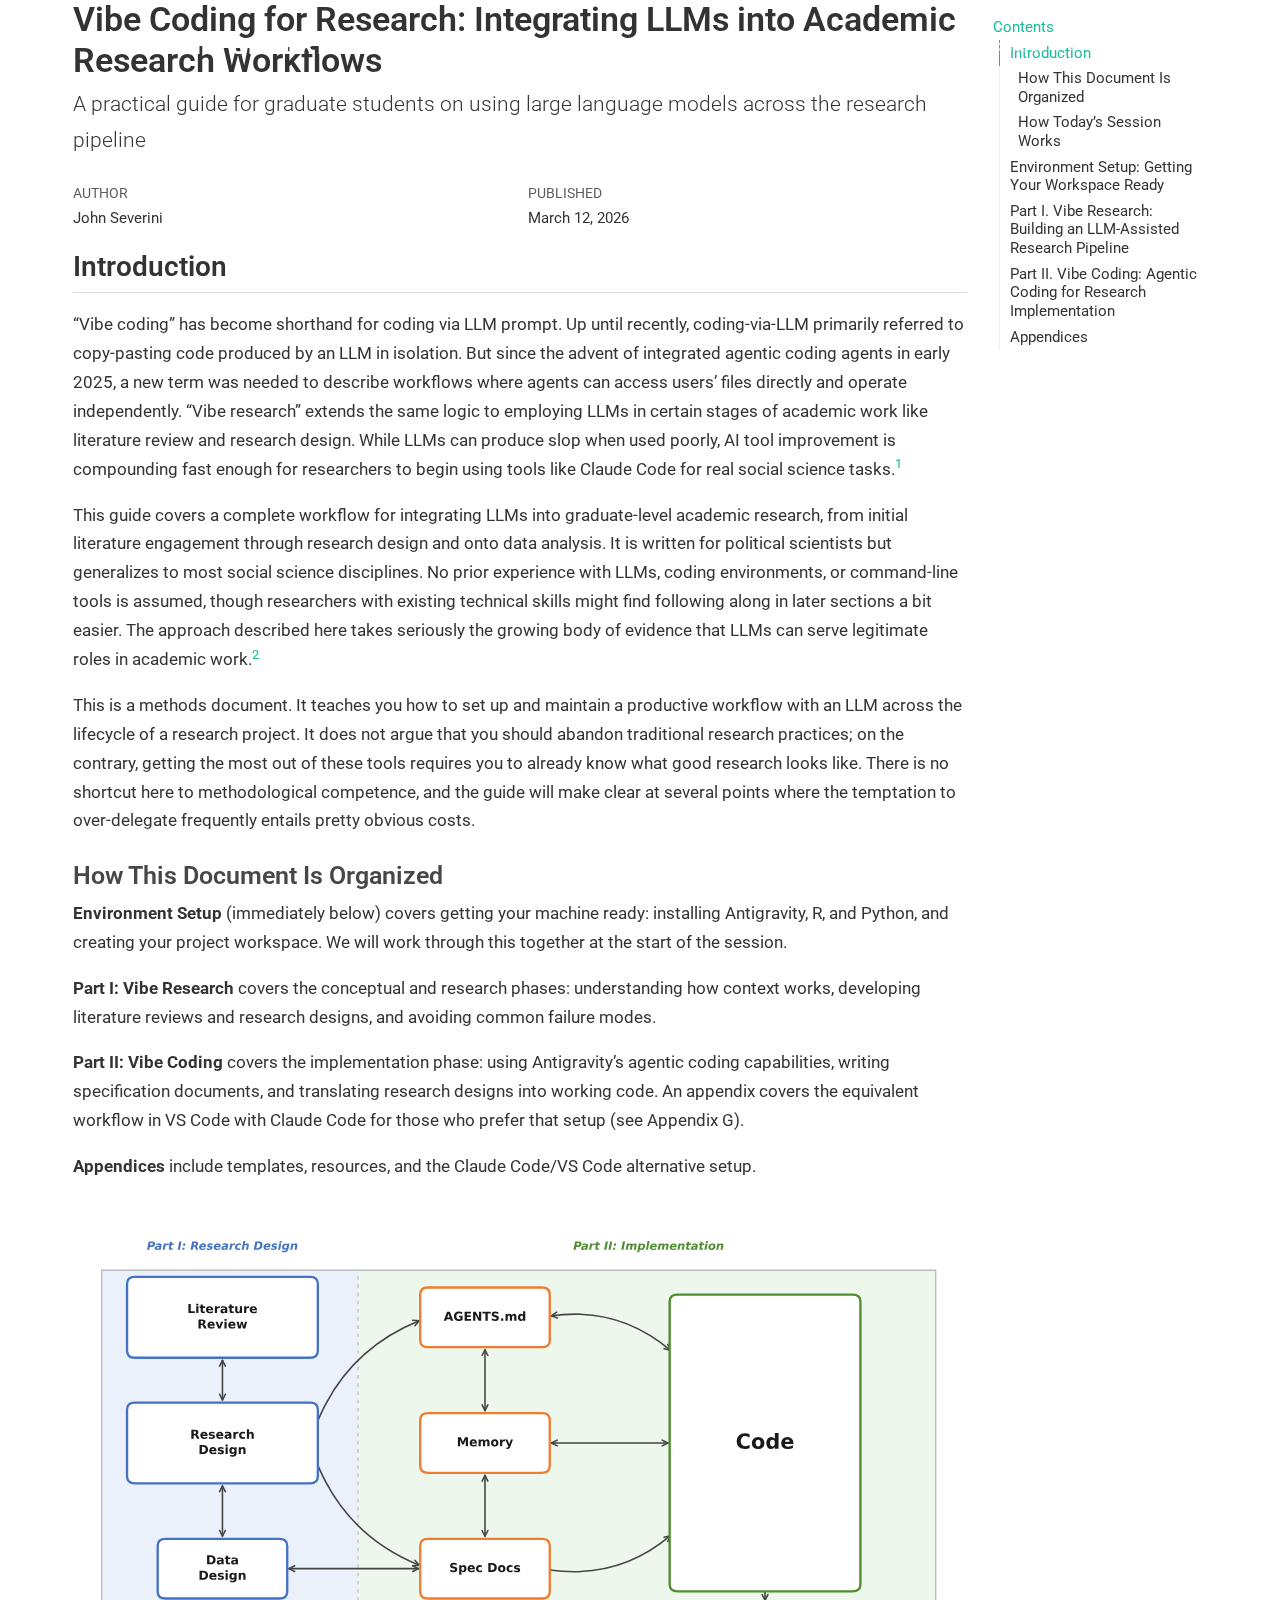
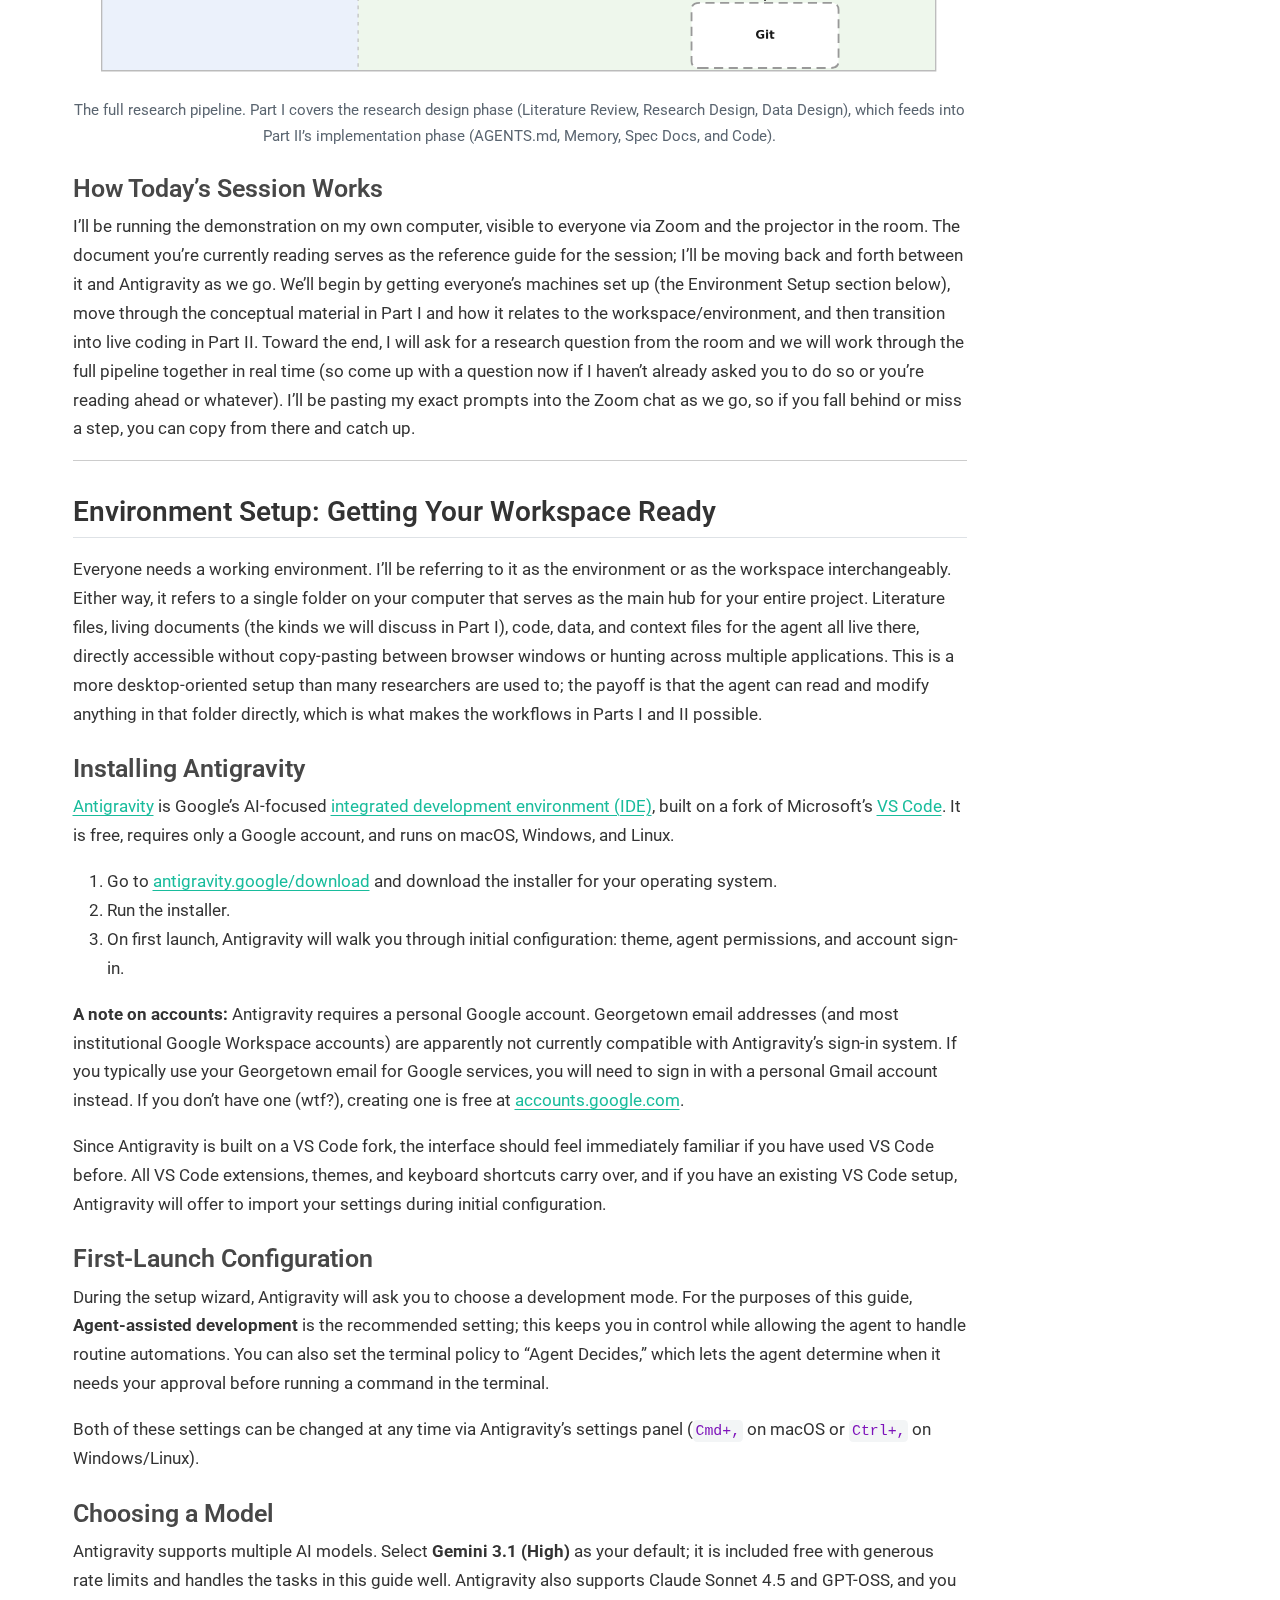
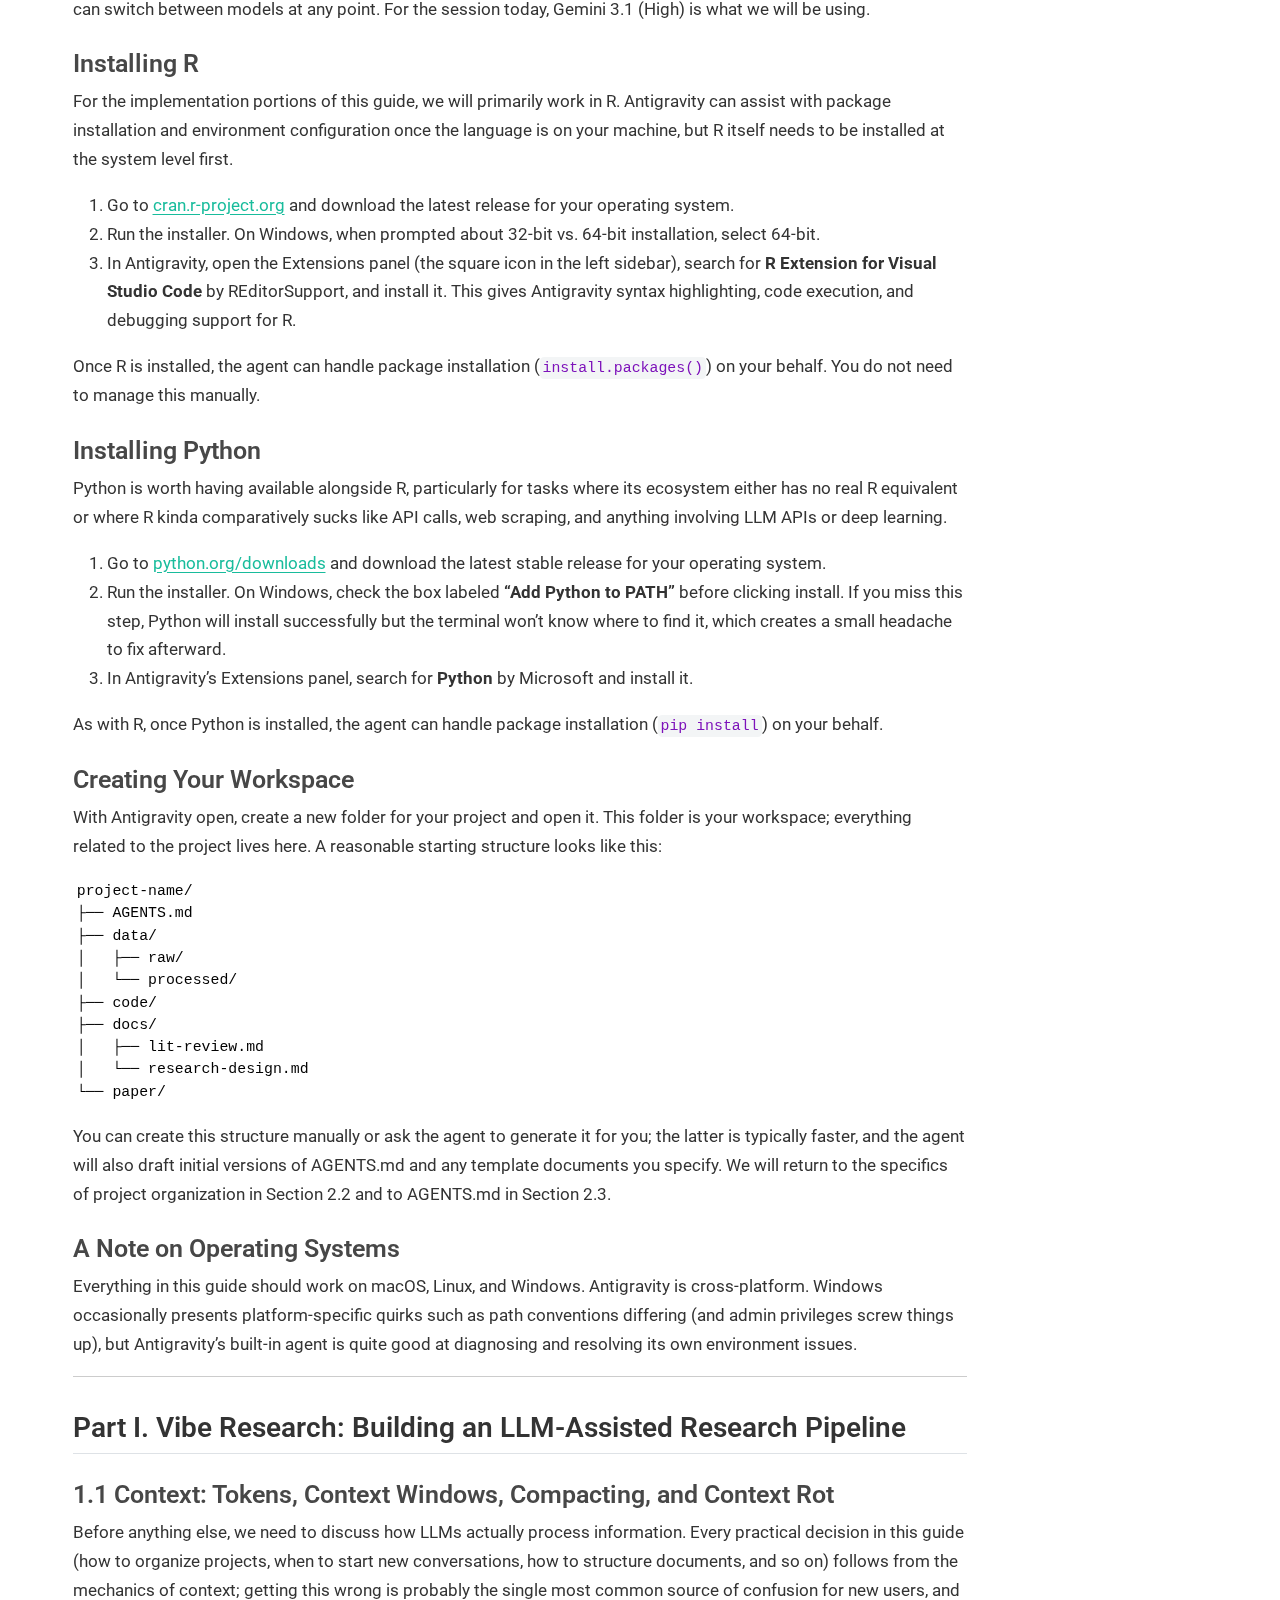
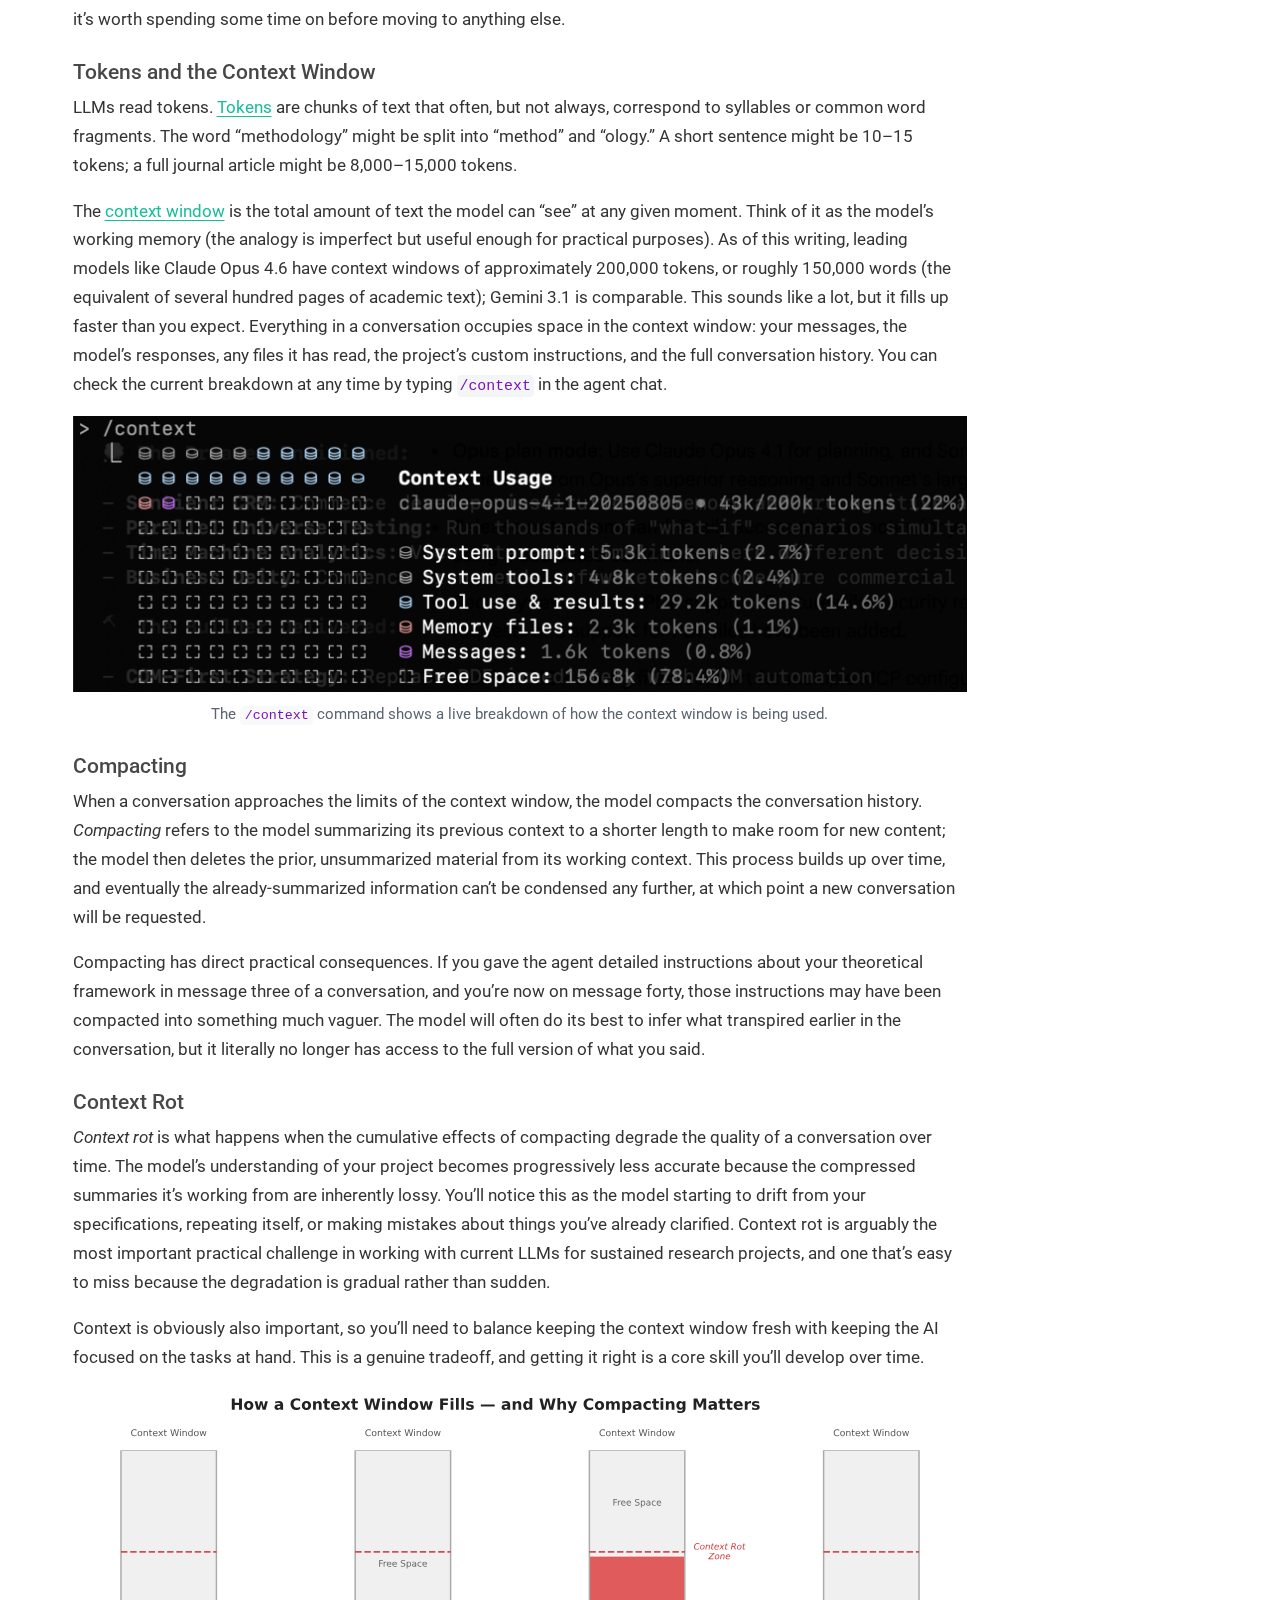
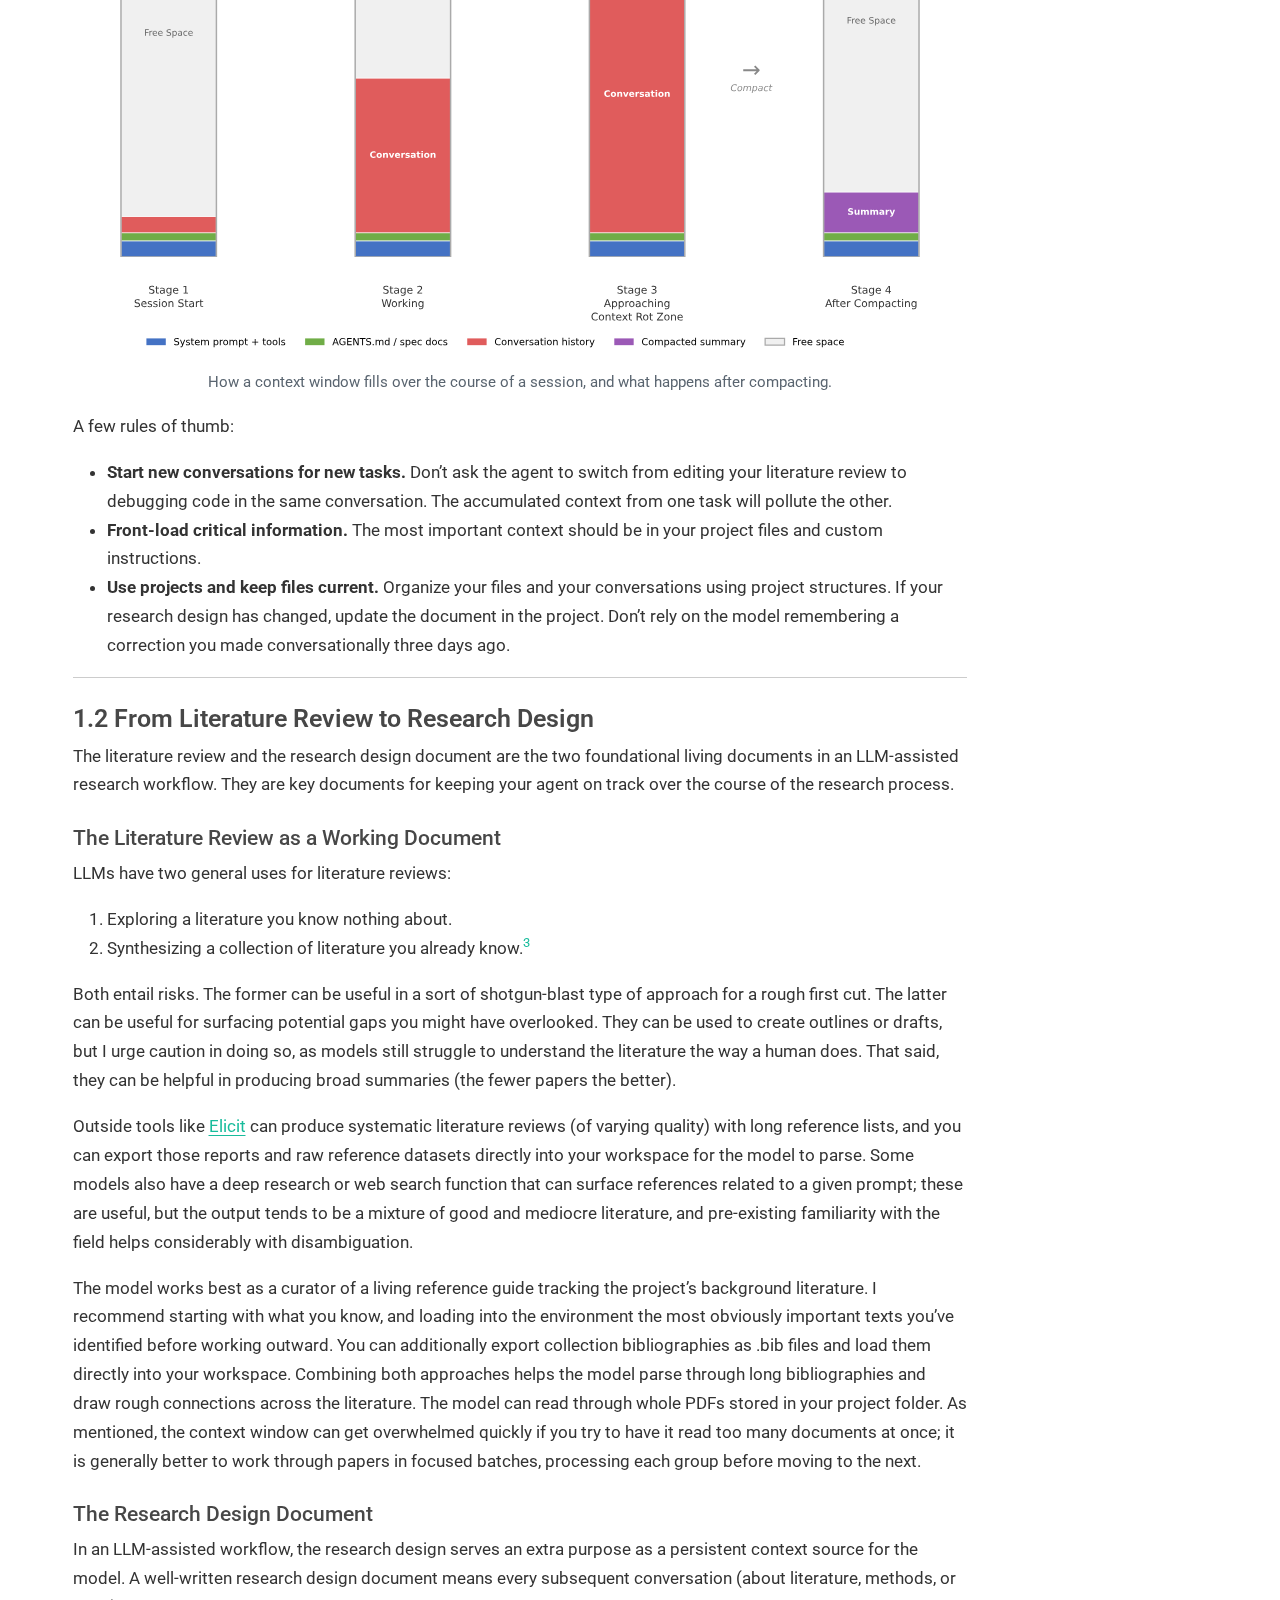
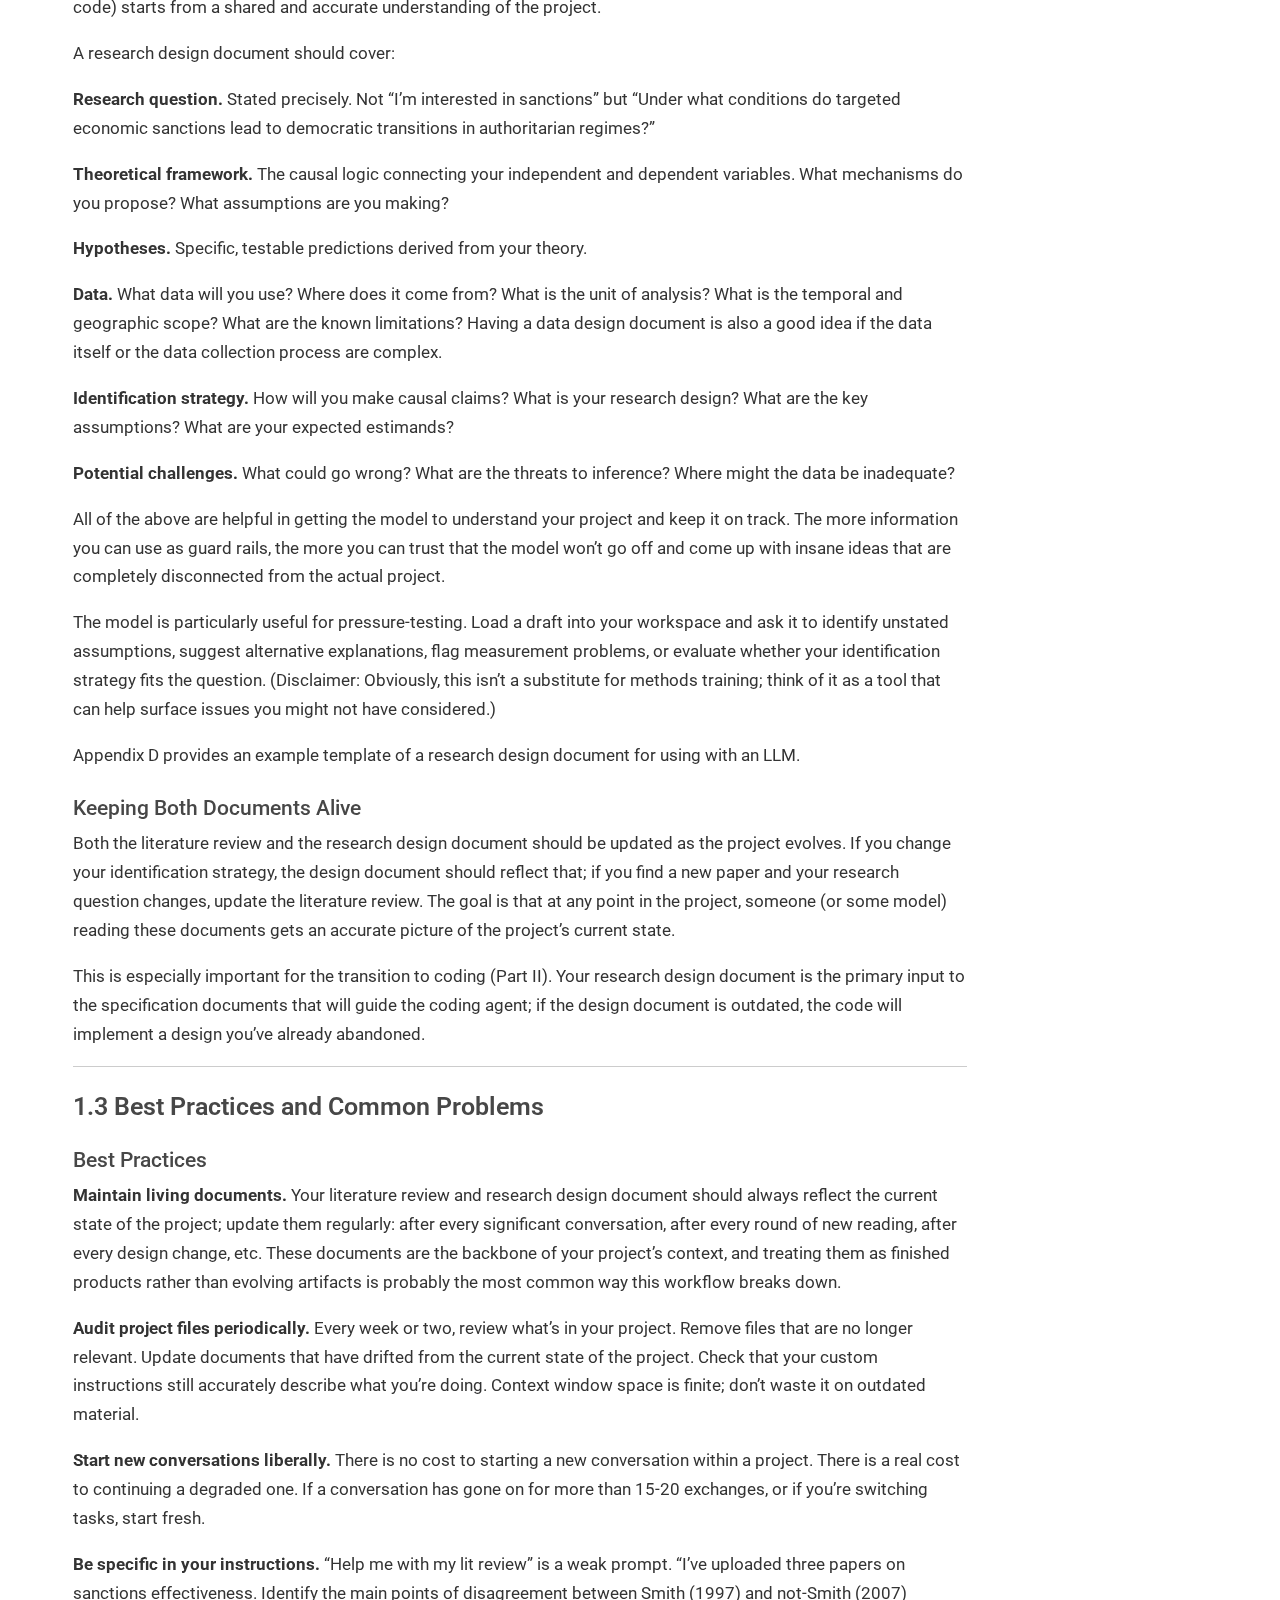
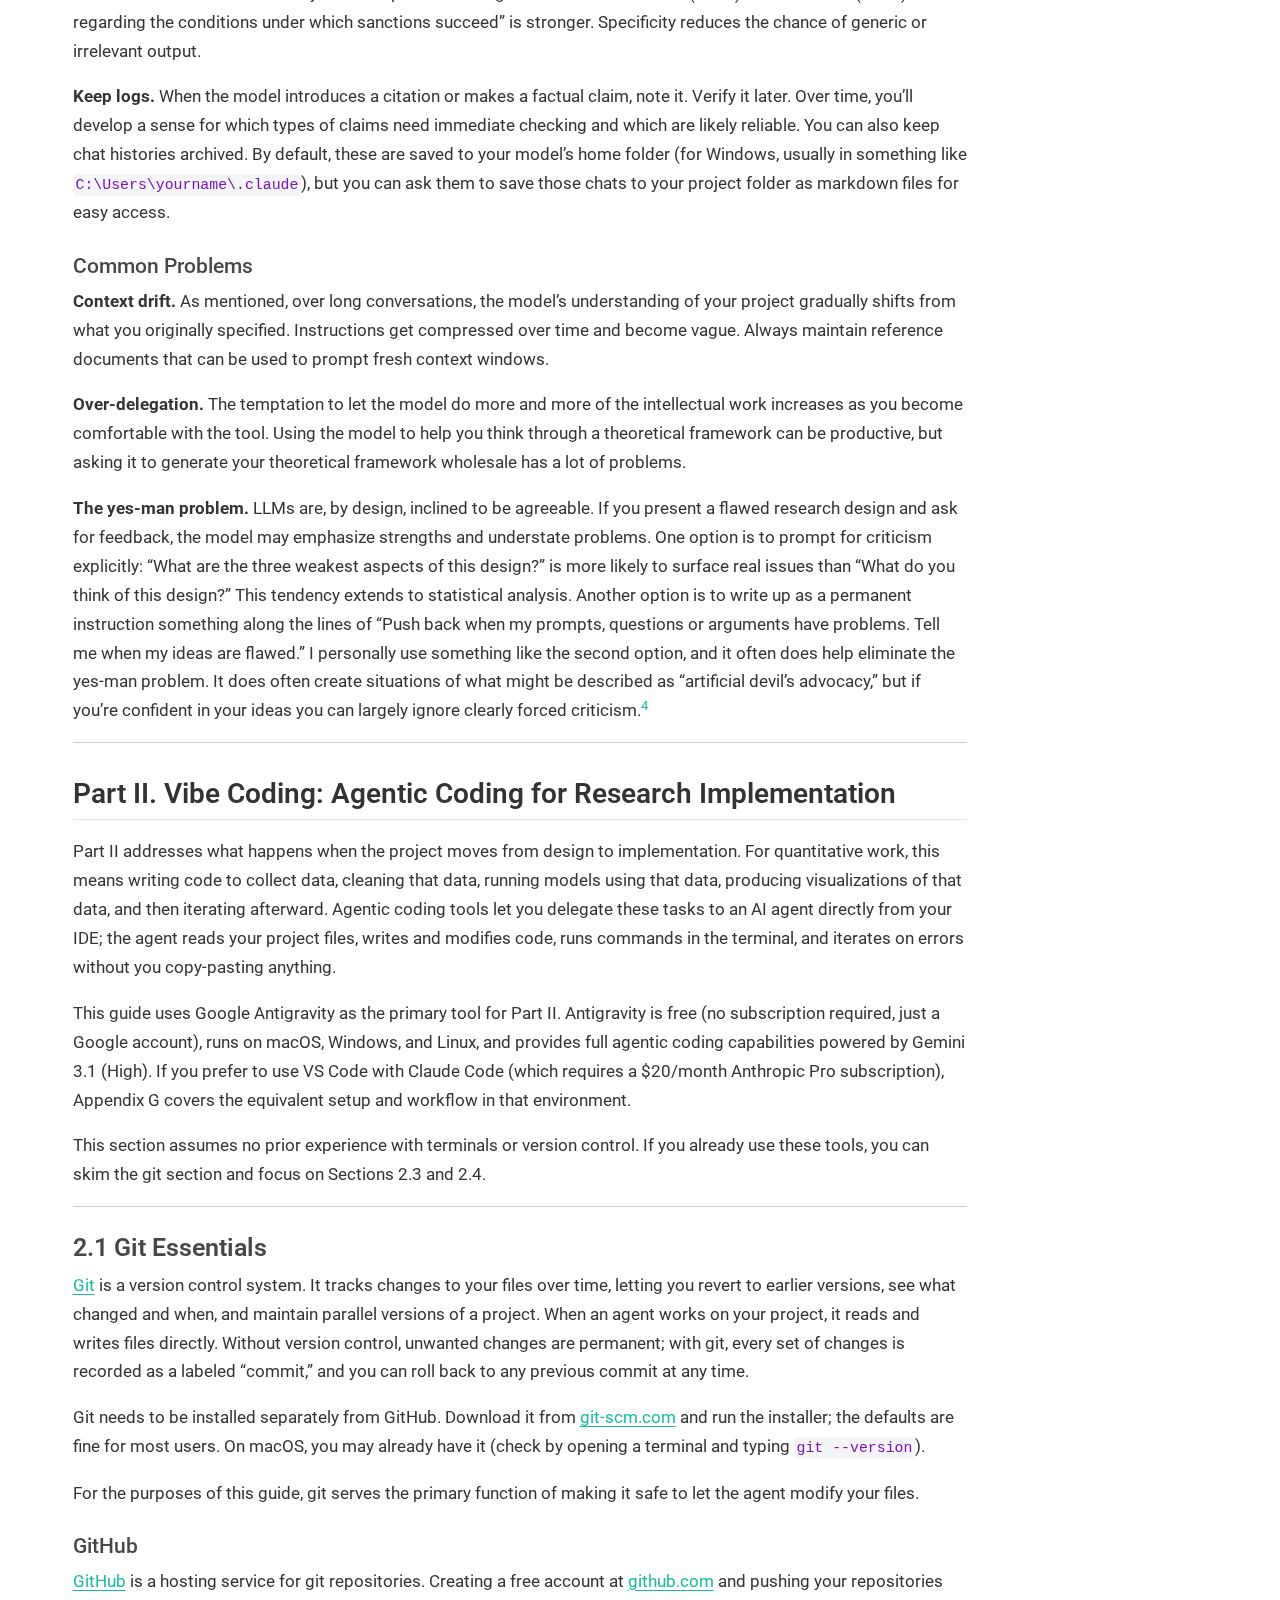
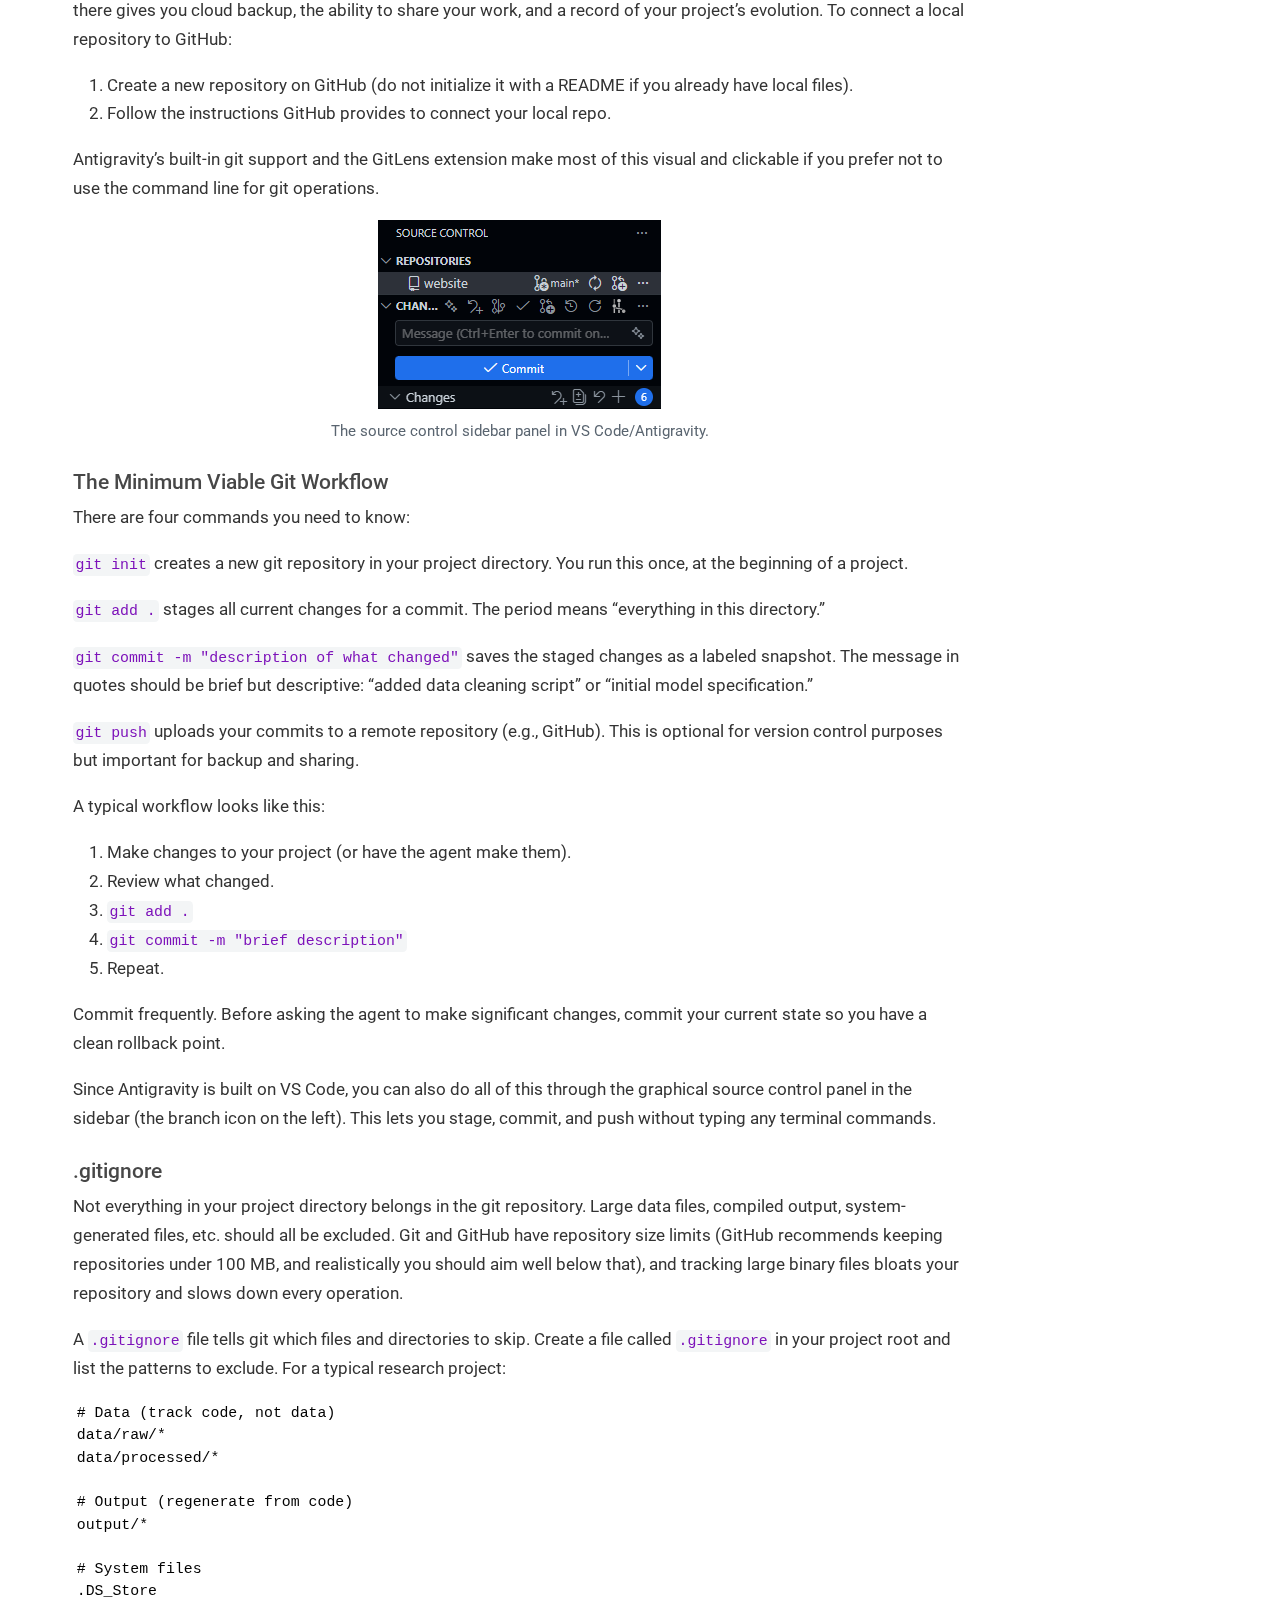
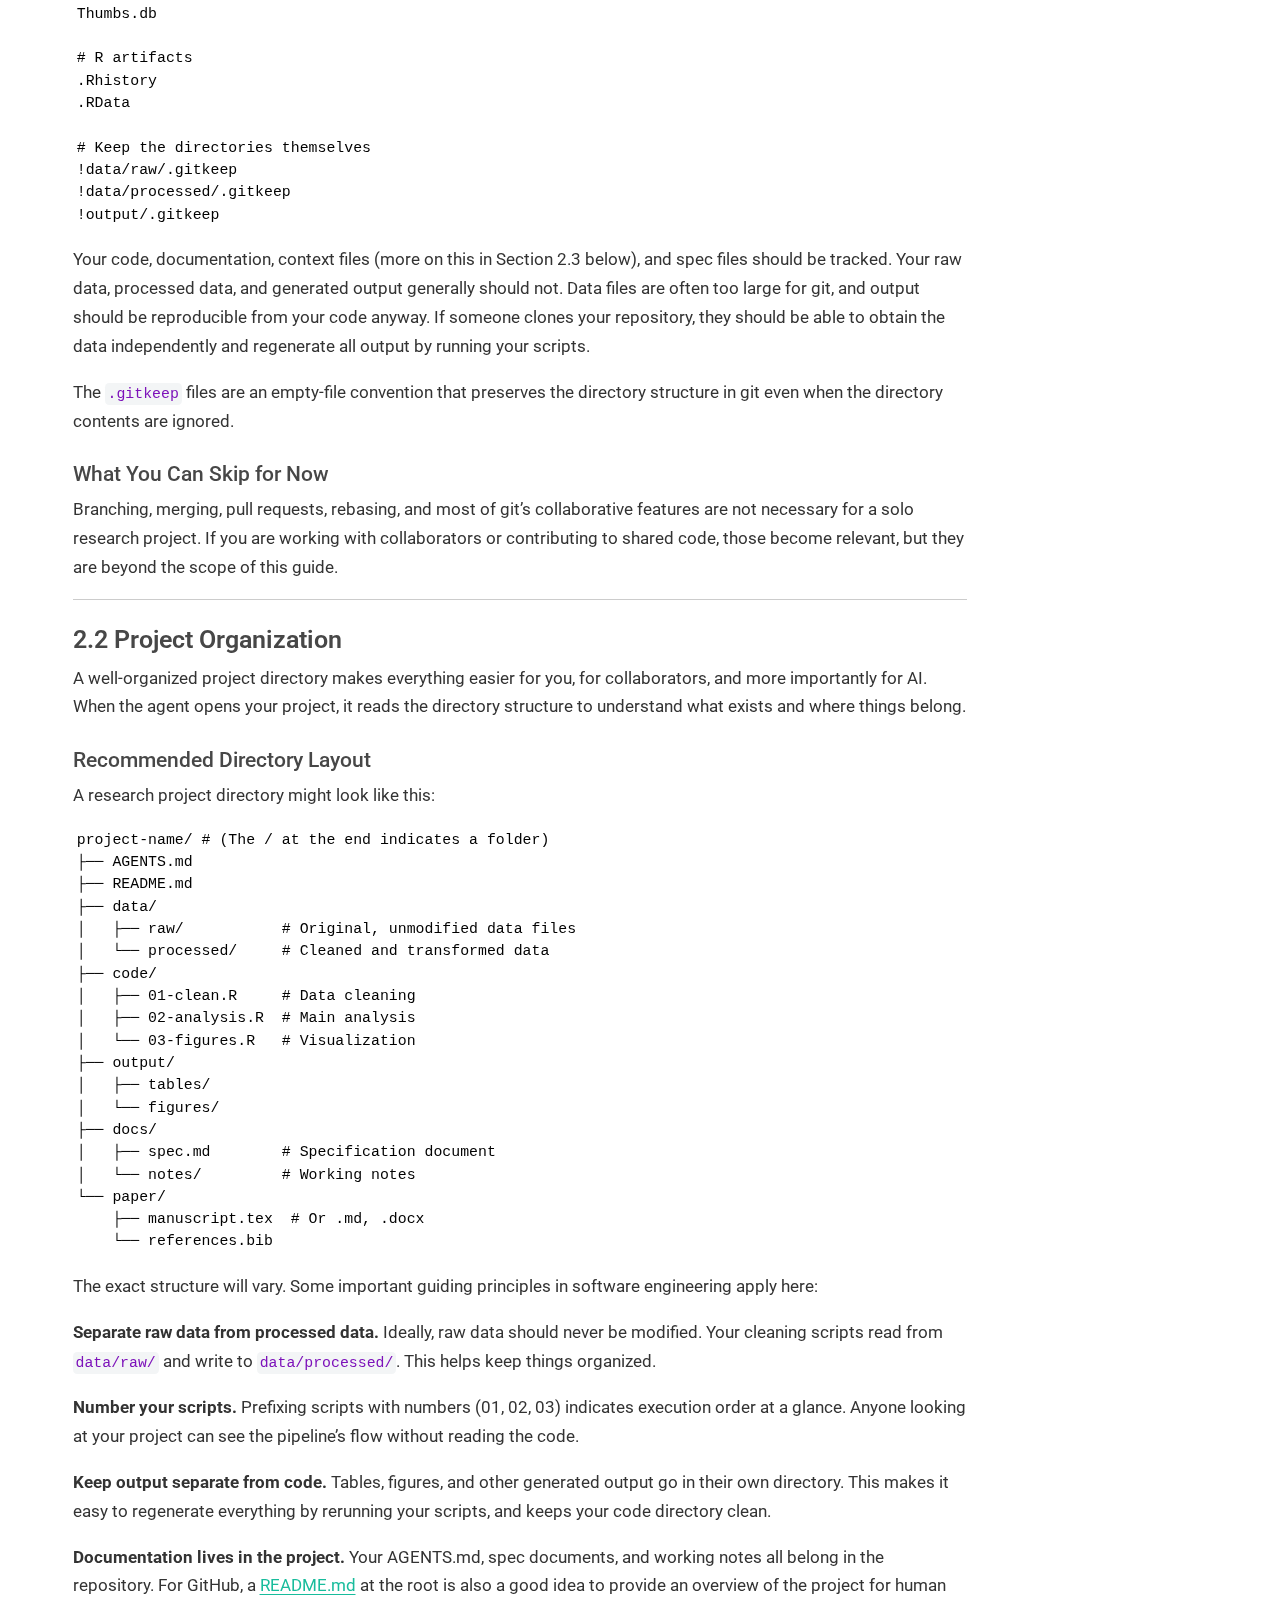
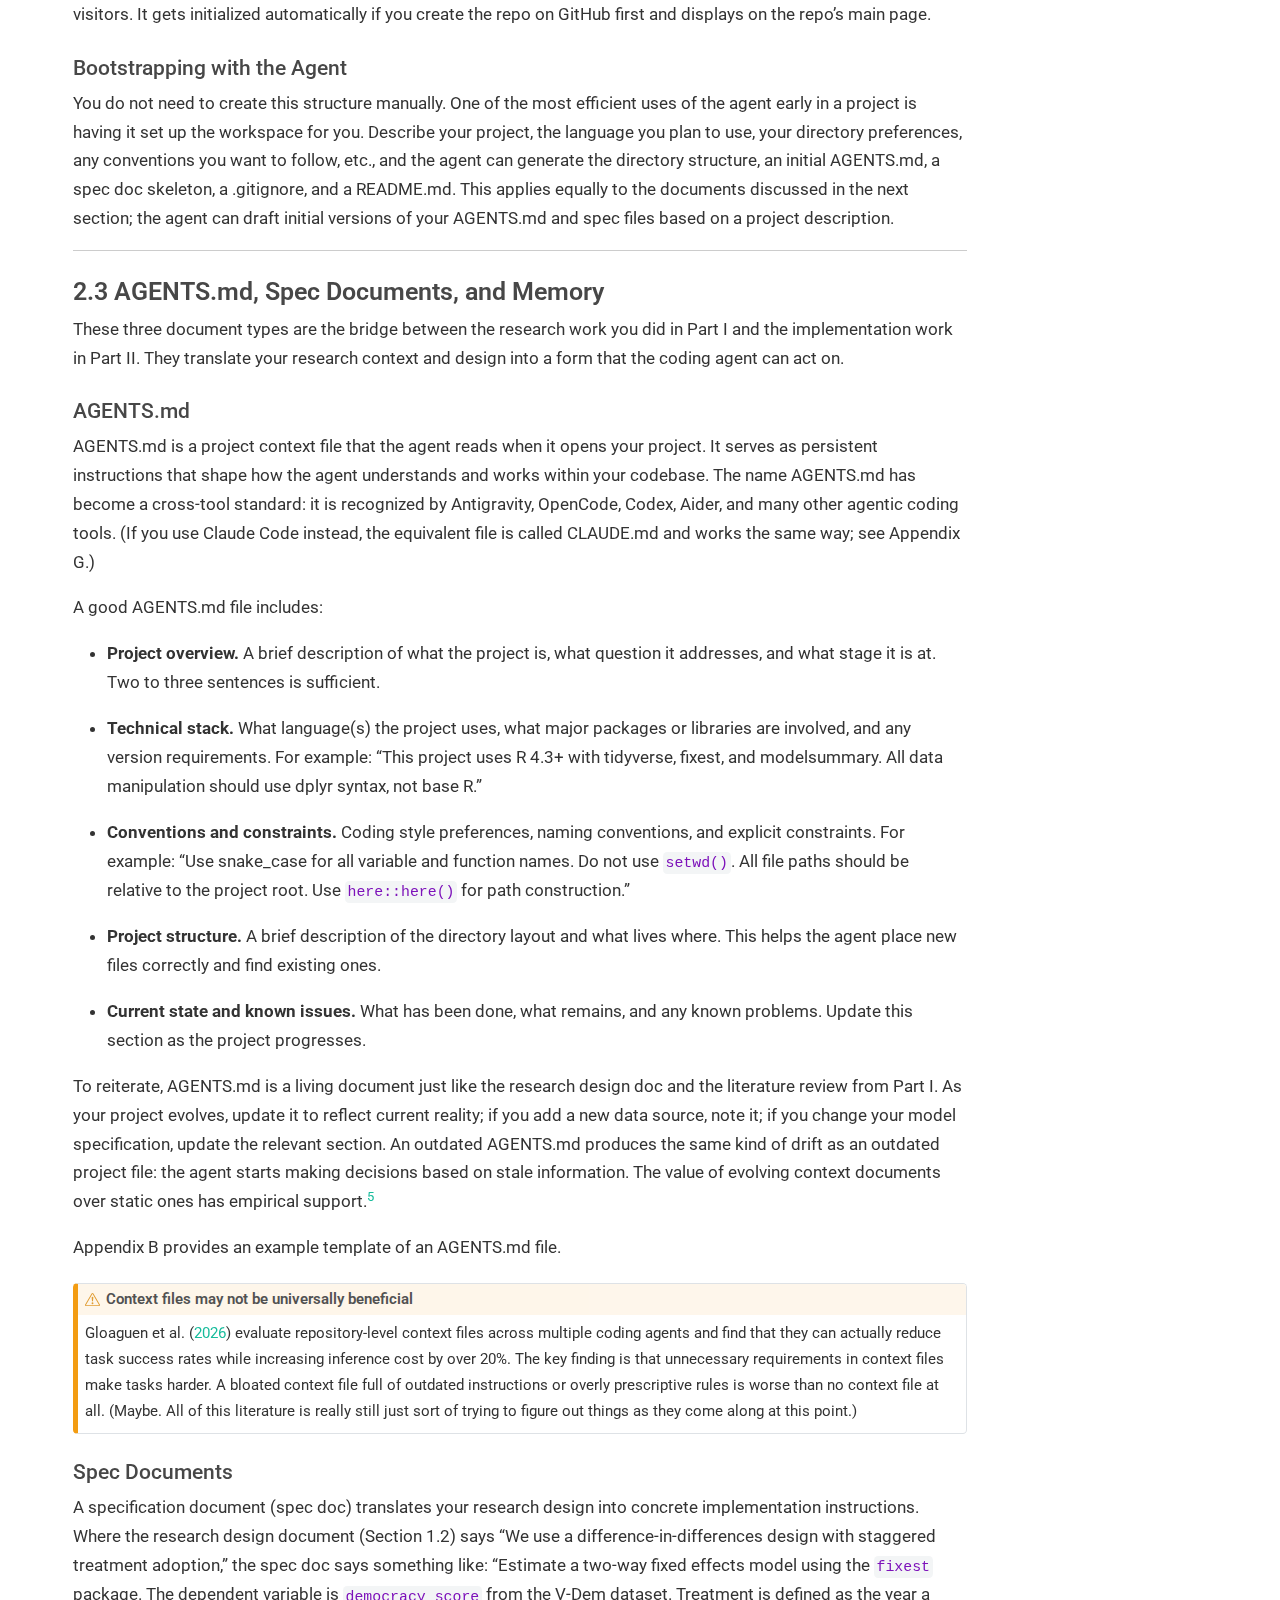
<file: docs/brownbag/vibe-research-guide-v7.html>
<!DOCTYPE html>
<html xmlns="http://www.w3.org/1999/xhtml" lang="en" xml:lang="en"><head>

<meta charset="utf-8">
<meta name="generator" content="quarto-1.8.27">

<meta name="viewport" content="width=device-width, initial-scale=1.0, user-scalable=yes">

<meta name="author" content="John Severini">
<meta name="dcterms.date" content="2026-03-12">

<title>Vibe Coding for Research: Integrating LLMs into Academic Research Workflows – John Severini</title>
<style>
code{white-space: pre-wrap;}
span.smallcaps{font-variant: small-caps;}
div.columns{display: flex; gap: min(4vw, 1.5em);}
div.column{flex: auto; overflow-x: auto;}
div.hanging-indent{margin-left: 1.5em; text-indent: -1.5em;}
ul.task-list{list-style: none;}
ul.task-list li input[type="checkbox"] {
  width: 0.8em;
  margin: 0 0.8em 0.2em -1em; /* quarto-specific, see https://github.com/quarto-dev/quarto-cli/issues/4556 */ 
  vertical-align: middle;
}
/* CSS for syntax highlighting */
html { -webkit-text-size-adjust: 100%; }
pre > code.sourceCode { white-space: pre; position: relative; }
pre > code.sourceCode > span { display: inline-block; line-height: 1.25; }
pre > code.sourceCode > span:empty { height: 1.2em; }
.sourceCode { overflow: visible; }
code.sourceCode > span { color: inherit; text-decoration: inherit; }
div.sourceCode { margin: 1em 0; }
pre.sourceCode { margin: 0; }
@media screen {
div.sourceCode { overflow: auto; }
}
@media print {
pre > code.sourceCode { white-space: pre-wrap; }
pre > code.sourceCode > span { text-indent: -5em; padding-left: 5em; }
}
pre.numberSource code
  { counter-reset: source-line 0; }
pre.numberSource code > span
  { position: relative; left: -4em; counter-increment: source-line; }
pre.numberSource code > span > a:first-child::before
  { content: counter(source-line);
    position: relative; left: -1em; text-align: right; vertical-align: baseline;
    border: none; display: inline-block;
    -webkit-touch-callout: none; -webkit-user-select: none;
    -khtml-user-select: none; -moz-user-select: none;
    -ms-user-select: none; user-select: none;
    padding: 0 4px; width: 4em;
  }
pre.numberSource { margin-left: 3em;  padding-left: 4px; }
div.sourceCode
  {   }
@media screen {
pre > code.sourceCode > span > a:first-child::before { text-decoration: underline; }
}
/* CSS for citations */
div.csl-bib-body { }
div.csl-entry {
  clear: both;
}
.hanging-indent div.csl-entry {
  margin-left:2em;
  text-indent:-2em;
}
div.csl-left-margin {
  min-width:2em;
  float:left;
}
div.csl-right-inline {
  margin-left:2em;
  padding-left:1em;
}
div.csl-indent {
  margin-left: 2em;
}</style>


<script src="../site_libs/quarto-nav/quarto-nav.js"></script>
<script src="../site_libs/quarto-nav/headroom.min.js"></script>
<link href="../images/js.png" rel="icon" type="image/png">
<script src="../site_libs/clipboard/clipboard.min.js"></script>
<script src="../site_libs/quarto-html/quarto.js" type="module"></script>
<script src="../site_libs/quarto-html/tabsets/tabsets.js" type="module"></script>
<script src="../site_libs/quarto-html/axe/axe-check.js" type="module"></script>
<script src="../site_libs/quarto-html/popper.min.js"></script>
<script src="../site_libs/quarto-html/tippy.umd.min.js"></script>
<script src="../site_libs/quarto-html/anchor.min.js"></script>
<link href="../site_libs/quarto-html/tippy.css" rel="stylesheet">
<link href="../site_libs/quarto-html/quarto-syntax-highlighting-ed96de9b727972fe78a7b5d16c58bf87.css" rel="stylesheet" id="quarto-text-highlighting-styles">
<script src="../site_libs/bootstrap/bootstrap.min.js"></script>
<link href="../site_libs/bootstrap/bootstrap-icons.css" rel="stylesheet">
<link href="../site_libs/bootstrap/bootstrap-adf43f8057f8765affdc9f6440c2203d.min.css" rel="stylesheet" append-hash="true" id="quarto-bootstrap" data-mode="light">
<script id="quarto-search-options" type="application/json">{
  "language": {
    "search-no-results-text": "No results",
    "search-matching-documents-text": "matching documents",
    "search-copy-link-title": "Copy link to search",
    "search-hide-matches-text": "Hide additional matches",
    "search-more-match-text": "more match in this document",
    "search-more-matches-text": "more matches in this document",
    "search-clear-button-title": "Clear",
    "search-text-placeholder": "",
    "search-detached-cancel-button-title": "Cancel",
    "search-submit-button-title": "Submit",
    "search-label": "Search"
  }
}</script>


<link rel="stylesheet" href="../styles.css">
<meta property="og:title" content="John Severini">
<meta property="og:description" content="PhD Student at Georgetown University">
<meta property="og:image" content="https://johnseverini.com/brownbag/images/headshot.jpg">
<meta property="og:site_name" content="John Severini">
<meta name="twitter:title" content="John Severini">
<meta name="twitter:description" content="PhD Student at Georgetown University">
<meta name="twitter:image" content="https://johnseverini.com/brownbag/images/headshot.jpg">
<meta name="twitter:creator" content="@john_severini">
<meta name="twitter:card" content="summary_large_image">
</head>

<body class="nav-fixed quarto-light">

<div id="quarto-search-results"></div>
  <header id="quarto-header" class="headroom fixed-top">
    <nav class="navbar navbar-expand-lg " data-bs-theme="dark">
      <div class="navbar-container container-fluid">
      <div class="navbar-brand-container mx-auto">
    <a class="navbar-brand" href="../index.html">
    <span class="navbar-title">John Severini</span>
    </a>
  </div>
          <button class="navbar-toggler" type="button" data-bs-toggle="collapse" data-bs-target="#navbarCollapse" aria-controls="navbarCollapse" role="menu" aria-expanded="false" aria-label="Toggle navigation" onclick="if (window.quartoToggleHeadroom) { window.quartoToggleHeadroom(); }">
  <span class="navbar-toggler-icon"></span>
</button>
          <div class="collapse navbar-collapse" id="navbarCollapse">
            <ul class="navbar-nav navbar-nav-scroll me-auto">
  <li class="nav-item">
    <a class="nav-link" href="../index.html"> 
<span class="menu-text">Home</span></a>
  </li>  
  <li class="nav-item">
    <a class="nav-link" href="../about.html"> 
<span class="menu-text">About</span></a>
  </li>  
  <li class="nav-item">
    <a class="nav-link" href="../cv.html"> 
<span class="menu-text">CV</span></a>
  </li>  
  <li class="nav-item">
    <a class="nav-link" href="../research.html"> 
<span class="menu-text">Research</span></a>
  </li>  
  <li class="nav-item">
    <a class="nav-link" href="../data.html"> 
<span class="menu-text">Data</span></a>
  </li>  
  <li class="nav-item">
    <a class="nav-link" href="../policy-writing.html"> 
<span class="menu-text">Policy Writing</span></a>
  </li>  
  <li class="nav-item">
    <a class="nav-link" href="../contact.html"> 
<span class="menu-text">Contact</span></a>
  </li>  
</ul>
          </div> <!-- /navcollapse -->
            <div class="quarto-navbar-tools">
</div>
      </div> <!-- /container-fluid -->
    </nav>
</header>
<!-- content -->
<div id="quarto-content" class="quarto-container page-columns page-rows-contents page-layout-full page-navbar">
<!-- sidebar -->
<!-- margin-sidebar -->
    <div id="quarto-margin-sidebar" class="sidebar margin-sidebar">
        <nav id="TOC" role="doc-toc" class="toc-active">
    <h2 id="toc-title"><a href="#">Contents</a></h2>
   
  <ul>
  <li><a href="#introduction" id="toc-introduction" class="nav-link active" data-scroll-target="#introduction">Introduction</a>
  <ul class="collapse">
  <li><a href="#how-this-document-is-organized" id="toc-how-this-document-is-organized" class="nav-link" data-scroll-target="#how-this-document-is-organized">How This Document Is Organized</a></li>
  <li><a href="#how-todays-session-works" id="toc-how-todays-session-works" class="nav-link" data-scroll-target="#how-todays-session-works">How Today’s Session Works</a></li>
  </ul></li>
  <li><a href="#environment-setup-getting-your-workspace-ready" id="toc-environment-setup-getting-your-workspace-ready" class="nav-link" data-scroll-target="#environment-setup-getting-your-workspace-ready">Environment Setup: Getting Your Workspace Ready</a>
  <ul class="collapse">
  <li><a href="#installing-antigravity" id="toc-installing-antigravity" class="nav-link" data-scroll-target="#installing-antigravity">Installing Antigravity</a></li>
  <li><a href="#first-launch-configuration" id="toc-first-launch-configuration" class="nav-link" data-scroll-target="#first-launch-configuration">First-Launch Configuration</a></li>
  <li><a href="#choosing-a-model" id="toc-choosing-a-model" class="nav-link" data-scroll-target="#choosing-a-model">Choosing a Model</a></li>
  <li><a href="#installing-r" id="toc-installing-r" class="nav-link" data-scroll-target="#installing-r">Installing R</a></li>
  <li><a href="#installing-python" id="toc-installing-python" class="nav-link" data-scroll-target="#installing-python">Installing Python</a></li>
  <li><a href="#creating-your-workspace" id="toc-creating-your-workspace" class="nav-link" data-scroll-target="#creating-your-workspace">Creating Your Workspace</a></li>
  <li><a href="#a-note-on-operating-systems" id="toc-a-note-on-operating-systems" class="nav-link" data-scroll-target="#a-note-on-operating-systems">A Note on Operating Systems</a></li>
  </ul></li>
  <li><a href="#part-i.-vibe-research-building-an-llm-assisted-research-pipeline" id="toc-part-i.-vibe-research-building-an-llm-assisted-research-pipeline" class="nav-link" data-scroll-target="#part-i.-vibe-research-building-an-llm-assisted-research-pipeline">Part I. Vibe Research: Building an LLM-Assisted Research Pipeline</a>
  <ul class="collapse">
  <li><a href="#context-tokens-context-windows-compacting-and-context-rot" id="toc-context-tokens-context-windows-compacting-and-context-rot" class="nav-link" data-scroll-target="#context-tokens-context-windows-compacting-and-context-rot">1.1 Context: Tokens, Context Windows, Compacting, and Context Rot</a></li>
  <li><a href="#from-literature-review-to-research-design" id="toc-from-literature-review-to-research-design" class="nav-link" data-scroll-target="#from-literature-review-to-research-design">1.2 From Literature Review to Research Design</a></li>
  <li><a href="#best-practices-and-common-problems" id="toc-best-practices-and-common-problems" class="nav-link" data-scroll-target="#best-practices-and-common-problems">1.3 Best Practices and Common Problems</a></li>
  </ul></li>
  <li><a href="#part-ii.-vibe-coding-agentic-coding-for-research-implementation" id="toc-part-ii.-vibe-coding-agentic-coding-for-research-implementation" class="nav-link" data-scroll-target="#part-ii.-vibe-coding-agentic-coding-for-research-implementation">Part II. Vibe Coding: Agentic Coding for Research Implementation</a>
  <ul class="collapse">
  <li><a href="#git-essentials" id="toc-git-essentials" class="nav-link" data-scroll-target="#git-essentials">2.1 Git Essentials</a></li>
  <li><a href="#project-organization" id="toc-project-organization" class="nav-link" data-scroll-target="#project-organization">2.2 Project Organization</a></li>
  <li><a href="#agents.md-spec-documents-and-memory" id="toc-agents.md-spec-documents-and-memory" class="nav-link" data-scroll-target="#agents.md-spec-documents-and-memory">2.3 AGENTS.md, Spec Documents, and Memory</a></li>
  <li><a href="#the-research-to-code-workflow" id="toc-the-research-to-code-workflow" class="nav-link" data-scroll-target="#the-research-to-code-workflow">2.4 The Research-to-Code Workflow</a></li>
  </ul></li>
  <li><a href="#appendices" id="toc-appendices" class="nav-link" data-scroll-target="#appendices">Appendices</a>
  <ul class="collapse">
  <li><a href="#appendix-a-setup-checklist" id="toc-appendix-a-setup-checklist" class="nav-link" data-scroll-target="#appendix-a-setup-checklist">Appendix A: Setup Checklist</a></li>
  <li><a href="#appendix-b-example-agents.md-template" id="toc-appendix-b-example-agents.md-template" class="nav-link" data-scroll-target="#appendix-b-example-agents.md-template">Appendix B: Example AGENTS.md Template</a></li>
  <li><a href="#appendix-c-example-spec-document-template" id="toc-appendix-c-example-spec-document-template" class="nav-link" data-scroll-target="#appendix-c-example-spec-document-template">Appendix C: Example Spec Document Template</a></li>
  <li><a href="#appendix-d-example-research-design-document-template" id="toc-appendix-d-example-research-design-document-template" class="nav-link" data-scroll-target="#appendix-d-example-research-design-document-template">Appendix D: Example Research Design Document Template</a></li>
  <li><a href="#appendix-e-recommended-resources-and-further-reading" id="toc-appendix-e-recommended-resources-and-further-reading" class="nav-link" data-scroll-target="#appendix-e-recommended-resources-and-further-reading">Appendix E: Recommended Resources and Further Reading</a></li>
  <li><a href="#appendix-f-glossary" id="toc-appendix-f-glossary" class="nav-link" data-scroll-target="#appendix-f-glossary">Appendix F: Glossary</a></li>
  <li><a href="#appendix-g-alternative-setup-vs-code-with-claude-code" id="toc-appendix-g-alternative-setup-vs-code-with-claude-code" class="nav-link" data-scroll-target="#appendix-g-alternative-setup-vs-code-with-claude-code">Appendix G: Alternative Setup – VS Code with Claude Code</a></li>
  </ul></li>
  </ul>
</nav>
    </div>
<!-- main -->
<main class="content column-page-left" id="quarto-document-content">

<header id="title-block-header" class="quarto-title-block default">
<div class="quarto-title">
<h1 class="title">Vibe Coding for Research: Integrating LLMs into Academic Research Workflows</h1>
<p class="subtitle lead">A practical guide for graduate students on using large language models across the research pipeline</p>
</div>



<div class="quarto-title-meta column-page-left">

    <div>
    <div class="quarto-title-meta-heading">Author</div>
    <div class="quarto-title-meta-contents">
             <p>John Severini </p>
          </div>
  </div>
    
    <div>
    <div class="quarto-title-meta-heading">Published</div>
    <div class="quarto-title-meta-contents">
      <p class="date">March 12, 2026</p>
    </div>
  </div>
  
    
  </div>
  


</header>


<section id="introduction" class="level2">
<h2 class="anchored" data-anchor-id="introduction">Introduction</h2>
<p>“Vibe coding” has become shorthand for coding via LLM prompt. Up until recently, coding-via-LLM primarily referred to copy-pasting code produced by an LLM in isolation. But since the advent of integrated agentic coding agents in early 2025, a new term was needed to describe workflows where agents can access users’ files directly and operate independently. “Vibe research” extends the same logic to employing LLMs in certain stages of academic work like literature review and research design. While LLMs can produce slop when used poorly, AI tool improvement is compounding fast enough for researchers to begin using tools like Claude Code for real social science tasks.<a href="#fn1" class="footnote-ref" id="fnref1" role="doc-noteref"><sup>1</sup></a></p>
<p>This guide covers a complete workflow for integrating LLMs into graduate-level academic research, from initial literature engagement through research design and onto data analysis. It is written for political scientists but generalizes to most social science disciplines. No prior experience with LLMs, coding environments, or command-line tools is assumed, though researchers with existing technical skills might find following along in later sections a bit easier. The approach described here takes seriously the growing body of evidence that LLMs can serve legitimate roles in academic work.<a href="#fn2" class="footnote-ref" id="fnref2" role="doc-noteref"><sup>2</sup></a></p>
<p>This is a methods document. It teaches you how to set up and maintain a productive workflow with an LLM across the lifecycle of a research project. It does not argue that you should abandon traditional research practices; on the contrary, getting the most out of these tools requires you to already know what good research looks like. There is no shortcut here to methodological competence, and the guide will make clear at several points where the temptation to over-delegate frequently entails pretty obvious costs.</p>
<section id="how-this-document-is-organized" class="level3">
<h3 class="anchored" data-anchor-id="how-this-document-is-organized">How This Document Is Organized</h3>
<p><strong>Environment Setup</strong> (immediately below) covers getting your machine ready: installing Antigravity, R, and Python, and creating your project workspace. We will work through this together at the start of the session.</p>
<p><strong>Part I: Vibe Research</strong> covers the conceptual and research phases: understanding how context works, developing literature reviews and research designs, and avoiding common failure modes.</p>
<p><strong>Part II: Vibe Coding</strong> covers the implementation phase: using Antigravity’s agentic coding capabilities, writing specification documents, and translating research designs into working code. An appendix covers the equivalent workflow in VS Code with Claude Code for those who prefer that setup (see Appendix G).</p>
<p><strong>Appendices</strong> include templates, resources, and the Claude Code/VS Code alternative setup.</p>
<div style="text-align: center">
<div class="quarto-figure quarto-figure-center">
<figure class="figure">
<p><img src="images/pipeline_overview.svg" class="img-fluid figure-img" style="width:100.0%"></p>
<figcaption>The full research pipeline. Part I covers the research design phase (Literature Review, Research Design, Data Design), which feeds into Part II’s implementation phase (AGENTS.md, Memory, Spec Docs, and Code).</figcaption>
</figure>
</div>
</div>
</section>
<section id="how-todays-session-works" class="level3">
<h3 class="anchored" data-anchor-id="how-todays-session-works">How Today’s Session Works</h3>
<p>I’ll be running the demonstration on my own computer, visible to everyone via Zoom and the projector in the room. The document you’re currently reading serves as the reference guide for the session; I’ll be moving back and forth between it and Antigravity as we go. We’ll begin by getting everyone’s machines set up (the Environment Setup section below), move through the conceptual material in Part I and how it relates to the workspace/environment, and then transition into live coding in Part II. Toward the end, I will ask for a research question from the room and we will work through the full pipeline together in real time (so come up with a question now if I haven’t already asked you to do so or you’re reading ahead or whatever). I’ll be pasting my exact prompts into the Zoom chat as we go, so if you fall behind or miss a step, you can copy from there and catch up.</p>
<hr>
</section>
</section>
<section id="environment-setup-getting-your-workspace-ready" class="level2">
<h2 class="anchored" data-anchor-id="environment-setup-getting-your-workspace-ready">Environment Setup: Getting Your Workspace Ready</h2>
<p>Everyone needs a working environment. I’ll be referring to it as the environment or as the workspace interchangeably. Either way, it refers to a single folder on your computer that serves as the main hub for your entire project. Literature files, living documents (the kinds we will discuss in Part I), code, data, and context files for the agent all live there, directly accessible without copy-pasting between browser windows or hunting across multiple applications. This is a more desktop-oriented setup than many researchers are used to; the payoff is that the agent can read and modify anything in that folder directly, which is what makes the workflows in Parts I and II possible.</p>
<section id="installing-antigravity" class="level3">
<h3 class="anchored" data-anchor-id="installing-antigravity">Installing Antigravity</h3>
<p><a href="https://antigravity.google/">Antigravity</a> is Google’s AI-focused <a href="https://en.wikipedia.org/wiki/Integrated_development_environment">integrated development environment (IDE)</a>, built on a fork of Microsoft’s <a href="https://code.visualstudio.com/">VS Code</a>. It is free, requires only a Google account, and runs on macOS, Windows, and Linux.</p>
<ol type="1">
<li>Go to <a href="https://antigravity.google/download">antigravity.google/download</a> and download the installer for your operating system.</li>
<li>Run the installer.</li>
<li>On first launch, Antigravity will walk you through initial configuration: theme, agent permissions, and account sign-in.</li>
</ol>
<p><strong>A note on accounts:</strong> Antigravity requires a personal Google account. Georgetown email addresses (and most institutional Google Workspace accounts) are apparently not currently compatible with Antigravity’s sign-in system. If you typically use your Georgetown email for Google services, you will need to sign in with a personal Gmail account instead. If you don’t have one (wtf?), creating one is free at <a href="https://accounts.google.com">accounts.google.com</a>.</p>
<p>Since Antigravity is built on a VS Code fork, the interface should feel immediately familiar if you have used VS Code before. All VS Code extensions, themes, and keyboard shortcuts carry over, and if you have an existing VS Code setup, Antigravity will offer to import your settings during initial configuration.</p>
</section>
<section id="first-launch-configuration" class="level3">
<h3 class="anchored" data-anchor-id="first-launch-configuration">First-Launch Configuration</h3>
<p>During the setup wizard, Antigravity will ask you to choose a development mode. For the purposes of this guide, <strong>Agent-assisted development</strong> is the recommended setting; this keeps you in control while allowing the agent to handle routine automations. You can also set the terminal policy to “Agent Decides,” which lets the agent determine when it needs your approval before running a command in the terminal.</p>
<p>Both of these settings can be changed at any time via Antigravity’s settings panel (<code>Cmd+,</code> on macOS or <code>Ctrl+,</code> on Windows/Linux).</p>
</section>
<section id="choosing-a-model" class="level3">
<h3 class="anchored" data-anchor-id="choosing-a-model">Choosing a Model</h3>
<p>Antigravity supports multiple AI models. Select <strong>Gemini 3.1 (High)</strong> as your default; it is included free with generous rate limits and handles the tasks in this guide well. Antigravity also supports Claude Sonnet 4.5 and GPT-OSS, and you can switch between models at any point. For the session today, Gemini 3.1 (High) is what we will be using.</p>
</section>
<section id="installing-r" class="level3">
<h3 class="anchored" data-anchor-id="installing-r">Installing R</h3>
<p>For the implementation portions of this guide, we will primarily work in R. Antigravity can assist with package installation and environment configuration once the language is on your machine, but R itself needs to be installed at the system level first.</p>
<ol type="1">
<li>Go to <a href="https://cran.r-project.org">cran.r-project.org</a> and download the latest release for your operating system.</li>
<li>Run the installer. On Windows, when prompted about 32-bit vs.&nbsp;64-bit installation, select 64-bit.</li>
<li>In Antigravity, open the Extensions panel (the square icon in the left sidebar), search for <strong>R Extension for Visual Studio Code</strong> by REditorSupport, and install it. This gives Antigravity syntax highlighting, code execution, and debugging support for R.</li>
</ol>
<p>Once R is installed, the agent can handle package installation (<code>install.packages()</code>) on your behalf. You do not need to manage this manually.</p>
</section>
<section id="installing-python" class="level3">
<h3 class="anchored" data-anchor-id="installing-python">Installing Python</h3>
<p>Python is worth having available alongside R, particularly for tasks where its ecosystem either has no real R equivalent or where R kinda comparatively sucks like API calls, web scraping, and anything involving LLM APIs or deep learning.</p>
<ol type="1">
<li>Go to <a href="https://python.org/downloads">python.org/downloads</a> and download the latest stable release for your operating system.</li>
<li>Run the installer. On Windows, check the box labeled <strong>“Add Python to PATH”</strong> before clicking install. If you miss this step, Python will install successfully but the terminal won’t know where to find it, which creates a small headache to fix afterward.</li>
<li>In Antigravity’s Extensions panel, search for <strong>Python</strong> by Microsoft and install it.</li>
</ol>
<p>As with R, once Python is installed, the agent can handle package installation (<code>pip install</code>) on your behalf.</p>
</section>
<section id="creating-your-workspace" class="level3">
<h3 class="anchored" data-anchor-id="creating-your-workspace">Creating Your Workspace</h3>
<p>With Antigravity open, create a new folder for your project and open it. This folder is your workspace; everything related to the project lives here. A reasonable starting structure looks like this:</p>
<pre class="text"><code>project-name/
├── AGENTS.md
├── data/
│   ├── raw/
│   └── processed/
├── code/
├── docs/
│   ├── lit-review.md
│   └── research-design.md
└── paper/</code></pre>
<p>You can create this structure manually or ask the agent to generate it for you; the latter is typically faster, and the agent will also draft initial versions of AGENTS.md and any template documents you specify. We will return to the specifics of project organization in Section 2.2 and to AGENTS.md in Section 2.3.</p>
</section>
<section id="a-note-on-operating-systems" class="level3">
<h3 class="anchored" data-anchor-id="a-note-on-operating-systems">A Note on Operating Systems</h3>
<p>Everything in this guide should work on macOS, Linux, and Windows. Antigravity is cross-platform. Windows occasionally presents platform-specific quirks such as path conventions differing (and admin privileges screw things up), but Antigravity’s built-in agent is quite good at diagnosing and resolving its own environment issues.</p>
<hr>
</section>
</section>
<section id="part-i.-vibe-research-building-an-llm-assisted-research-pipeline" class="level2">
<h2 class="anchored" data-anchor-id="part-i.-vibe-research-building-an-llm-assisted-research-pipeline">Part I. Vibe Research: Building an LLM-Assisted Research Pipeline</h2>
<section id="context-tokens-context-windows-compacting-and-context-rot" class="level3">
<h3 class="anchored" data-anchor-id="context-tokens-context-windows-compacting-and-context-rot">1.1 Context: Tokens, Context Windows, Compacting, and Context Rot</h3>
<p>Before anything else, we need to discuss how LLMs actually process information. Every practical decision in this guide (how to organize projects, when to start new conversations, how to structure documents, and so on) follows from the mechanics of context; getting this wrong is probably the single most common source of confusion for new users, and it’s worth spending some time on before moving to anything else.</p>
<section id="tokens-and-the-context-window" class="level4">
<h4 class="anchored" data-anchor-id="tokens-and-the-context-window">Tokens and the Context Window</h4>
<p>LLMs read tokens. <a href="https://en.wikipedia.org/wiki/Large_language_model#Tokenization">Tokens</a> are chunks of text that often, but not always, correspond to syllables or common word fragments. The word “methodology” might be split into “method” and “ology.” A short sentence might be 10–15 tokens; a full journal article might be 8,000–15,000 tokens.</p>
<p>The <a href="https://en.wikipedia.org/wiki/Context_window">context window</a> is the total amount of text the model can “see” at any given moment. Think of it as the model’s working memory (the analogy is imperfect but useful enough for practical purposes). As of this writing, leading models like Claude Opus 4.6 have context windows of approximately 200,000 tokens, or roughly 150,000 words (the equivalent of several hundred pages of academic text); Gemini 3.1 is comparable. This sounds like a lot, but it fills up faster than you expect. Everything in a conversation occupies space in the context window: your messages, the model’s responses, any files it has read, the project’s custom instructions, and the full conversation history. You can check the current breakdown at any time by typing <code>/context</code> in the agent chat.</p>
<div style="text-align: center">
<div class="quarto-figure quarto-figure-center">
<figure class="figure">
<p><img src="images/context_window_terminal.png" class="img-fluid figure-img" style="width:100.0%"></p>
<figcaption>The <code>/context</code> command shows a live breakdown of how the context window is being used.</figcaption>
</figure>
</div>
</div>
</section>
<section id="compacting" class="level4">
<h4 class="anchored" data-anchor-id="compacting">Compacting</h4>
<p>When a conversation approaches the limits of the context window, the model compacts the conversation history. <em>Compacting</em> refers to the model summarizing its previous context to a shorter length to make room for new content; the model then deletes the prior, unsummarized material from its working context. This process builds up over time, and eventually the already-summarized information can’t be condensed any further, at which point a new conversation will be requested.</p>
<p>Compacting has direct practical consequences. If you gave the agent detailed instructions about your theoretical framework in message three of a conversation, and you’re now on message forty, those instructions may have been compacted into something much vaguer. The model will often do its best to infer what transpired earlier in the conversation, but it literally no longer has access to the full version of what you said.</p>
</section>
<section id="context-rot" class="level4">
<h4 class="anchored" data-anchor-id="context-rot">Context Rot</h4>
<p><em>Context rot</em> is what happens when the cumulative effects of compacting degrade the quality of a conversation over time. The model’s understanding of your project becomes progressively less accurate because the compressed summaries it’s working from are inherently lossy. You’ll notice this as the model starting to drift from your specifications, repeating itself, or making mistakes about things you’ve already clarified. Context rot is arguably the most important practical challenge in working with current LLMs for sustained research projects, and one that’s easy to miss because the degradation is gradual rather than sudden.</p>
<p>Context is obviously also important, so you’ll need to balance keeping the context window fresh with keeping the AI focused on the tasks at hand. This is a genuine tradeoff, and getting it right is a core skill you’ll develop over time.</p>
<div style="text-align: center">
<div class="quarto-figure quarto-figure-center">
<figure class="figure">
<p><img src="images/context_window_stages.svg" class="img-fluid figure-img" style="width:100.0%"></p>
<figcaption>How a context window fills over the course of a session, and what happens after compacting.</figcaption>
</figure>
</div>
</div>
<p>A few rules of thumb:</p>
<ul>
<li><strong>Start new conversations for new tasks.</strong> Don’t ask the agent to switch from editing your literature review to debugging code in the same conversation. The accumulated context from one task will pollute the other.</li>
<li><strong>Front-load critical information.</strong> The most important context should be in your project files and custom instructions.</li>
<li><strong>Use projects and keep files current.</strong> Organize your files and your conversations using project structures. If your research design has changed, update the document in the project. Don’t rely on the model remembering a correction you made conversationally three days ago.</li>
</ul>
<hr>
</section>
</section>
<section id="from-literature-review-to-research-design" class="level3">
<h3 class="anchored" data-anchor-id="from-literature-review-to-research-design">1.2 From Literature Review to Research Design</h3>
<p>The literature review and the research design document are the two foundational living documents in an LLM-assisted research workflow. They are key documents for keeping your agent on track over the course of the research process.</p>
<section id="the-literature-review-as-a-working-document" class="level4">
<h4 class="anchored" data-anchor-id="the-literature-review-as-a-working-document">The Literature Review as a Working Document</h4>
<p>LLMs have two general uses for literature reviews:</p>
<ol type="1">
<li>Exploring a literature you know nothing about.</li>
<li>Synthesizing a collection of literature you already know.<a href="#fn3" class="footnote-ref" id="fnref3" role="doc-noteref"><sup>3</sup></a></li>
</ol>
<p>Both entail risks. The former can be useful in a sort of shotgun-blast type of approach for a rough first cut. The latter can be useful for surfacing potential gaps you might have overlooked. They can be used to create outlines or drafts, but I urge caution in doing so, as models still struggle to understand the literature the way a human does. That said, they can be helpful in producing broad summaries (the fewer papers the better).</p>
<p>Outside tools like <a href="https://elicit.com/">Elicit</a> can produce systematic literature reviews (of varying quality) with long reference lists, and you can export those reports and raw reference datasets directly into your workspace for the model to parse. Some models also have a deep research or web search function that can surface references related to a given prompt; these are useful, but the output tends to be a mixture of good and mediocre literature, and pre-existing familiarity with the field helps considerably with disambiguation.</p>
<p>The model works best as a curator of a living reference guide tracking the project’s background literature. I recommend starting with what you know, and loading into the environment the most obviously important texts you’ve identified before working outward. You can additionally export collection bibliographies as .bib files and load them directly into your workspace. Combining both approaches helps the model parse through long bibliographies and draw rough connections across the literature. The model can read through whole PDFs stored in your project folder. As mentioned, the context window can get overwhelmed quickly if you try to have it read too many documents at once; it is generally better to work through papers in focused batches, processing each group before moving to the next.</p>
</section>
<section id="the-research-design-document" class="level4">
<h4 class="anchored" data-anchor-id="the-research-design-document">The Research Design Document</h4>
<p>In an LLM-assisted workflow, the research design serves an extra purpose as a persistent context source for the model. A well-written research design document means every subsequent conversation (about literature, methods, or code) starts from a shared and accurate understanding of the project.</p>
<p>A research design document should cover:</p>
<p><strong>Research question.</strong> Stated precisely. Not “I’m interested in sanctions” but “Under what conditions do targeted economic sanctions lead to democratic transitions in authoritarian regimes?”</p>
<p><strong>Theoretical framework.</strong> The causal logic connecting your independent and dependent variables. What mechanisms do you propose? What assumptions are you making?</p>
<p><strong>Hypotheses.</strong> Specific, testable predictions derived from your theory.</p>
<p><strong>Data.</strong> What data will you use? Where does it come from? What is the unit of analysis? What is the temporal and geographic scope? What are the known limitations? Having a data design document is also a good idea if the data itself or the data collection process are complex.</p>
<p><strong>Identification strategy.</strong> How will you make causal claims? What is your research design? What are the key assumptions? What are your expected estimands?</p>
<p><strong>Potential challenges.</strong> What could go wrong? What are the threats to inference? Where might the data be inadequate?</p>
<p>All of the above are helpful in getting the model to understand your project and keep it on track. The more information you can use as guard rails, the more you can trust that the model won’t go off and come up with insane ideas that are completely disconnected from the actual project.</p>
<p>The model is particularly useful for pressure-testing. Load a draft into your workspace and ask it to identify unstated assumptions, suggest alternative explanations, flag measurement problems, or evaluate whether your identification strategy fits the question. (Disclaimer: Obviously, this isn’t a substitute for methods training; think of it as a tool that can help surface issues you might not have considered.)</p>
<p>Appendix D provides an example template of a research design document for using with an LLM.</p>
</section>
<section id="keeping-both-documents-alive" class="level4">
<h4 class="anchored" data-anchor-id="keeping-both-documents-alive">Keeping Both Documents Alive</h4>
<p>Both the literature review and the research design document should be updated as the project evolves. If you change your identification strategy, the design document should reflect that; if you find a new paper and your research question changes, update the literature review. The goal is that at any point in the project, someone (or some model) reading these documents gets an accurate picture of the project’s current state.</p>
<p>This is especially important for the transition to coding (Part II). Your research design document is the primary input to the specification documents that will guide the coding agent; if the design document is outdated, the code will implement a design you’ve already abandoned.</p>
<hr>
</section>
</section>
<section id="best-practices-and-common-problems" class="level3">
<h3 class="anchored" data-anchor-id="best-practices-and-common-problems">1.3 Best Practices and Common Problems</h3>
<section id="best-practices" class="level4">
<h4 class="anchored" data-anchor-id="best-practices">Best Practices</h4>
<p><strong>Maintain living documents.</strong> Your literature review and research design document should always reflect the current state of the project; update them regularly: after every significant conversation, after every round of new reading, after every design change, etc. These documents are the backbone of your project’s context, and treating them as finished products rather than evolving artifacts is probably the most common way this workflow breaks down.</p>
<p><strong>Audit project files periodically.</strong> Every week or two, review what’s in your project. Remove files that are no longer relevant. Update documents that have drifted from the current state of the project. Check that your custom instructions still accurately describe what you’re doing. Context window space is finite; don’t waste it on outdated material.</p>
<p><strong>Start new conversations liberally.</strong> There is no cost to starting a new conversation within a project. There is a real cost to continuing a degraded one. If a conversation has gone on for more than 15-20 exchanges, or if you’re switching tasks, start fresh.</p>
<p><strong>Be specific in your instructions.</strong> “Help me with my lit review” is a weak prompt. “I’ve uploaded three papers on sanctions effectiveness. Identify the main points of disagreement between Smith (1997) and not-Smith (2007) regarding the conditions under which sanctions succeed” is stronger. Specificity reduces the chance of generic or irrelevant output.</p>
<p><strong>Keep logs.</strong> When the model introduces a citation or makes a factual claim, note it. Verify it later. Over time, you’ll develop a sense for which types of claims need immediate checking and which are likely reliable. You can also keep chat histories archived. By default, these are saved to your model’s home folder (for Windows, usually in something like <code>C:\Users\yourname\.claude</code>), but you can ask them to save those chats to your project folder as markdown files for easy access.</p>
</section>
<section id="common-problems" class="level4">
<h4 class="anchored" data-anchor-id="common-problems">Common Problems</h4>
<p><strong>Context drift.</strong> As mentioned, over long conversations, the model’s understanding of your project gradually shifts from what you originally specified. Instructions get compressed over time and become vague. Always maintain reference documents that can be used to prompt fresh context windows.</p>
<p><strong>Over-delegation.</strong> The temptation to let the model do more and more of the intellectual work increases as you become comfortable with the tool. Using the model to help you think through a theoretical framework can be productive, but asking it to generate your theoretical framework wholesale has a lot of problems.</p>
<p><strong>The yes-man problem.</strong> LLMs are, by design, inclined to be agreeable. If you present a flawed research design and ask for feedback, the model may emphasize strengths and understate problems. One option is to prompt for criticism explicitly: “What are the three weakest aspects of this design?” is more likely to surface real issues than “What do you think of this design?” This tendency extends to statistical analysis. Another option is to write up as a permanent instruction something along the lines of “Push back when my prompts, questions or arguments have problems. Tell me when my ideas are flawed.” I personally use something like the second option, and it often does help eliminate the yes-man problem. It does often create situations of what might be described as “artificial devil’s advocacy,” but if you’re confident in your ideas you can largely ignore clearly forced criticism.<a href="#fn4" class="footnote-ref" id="fnref4" role="doc-noteref"><sup>4</sup></a></p>
<hr>
</section>
</section>
</section>
<section id="part-ii.-vibe-coding-agentic-coding-for-research-implementation" class="level2">
<h2 class="anchored" data-anchor-id="part-ii.-vibe-coding-agentic-coding-for-research-implementation">Part II. Vibe Coding: Agentic Coding for Research Implementation</h2>
<p>Part II addresses what happens when the project moves from design to implementation. For quantitative work, this means writing code to collect data, cleaning that data, running models using that data, producing visualizations of that data, and then iterating afterward. Agentic coding tools let you delegate these tasks to an AI agent directly from your IDE; the agent reads your project files, writes and modifies code, runs commands in the terminal, and iterates on errors without you copy-pasting anything.</p>
<p>This guide uses Google Antigravity as the primary tool for Part II. Antigravity is free (no subscription required, just a Google account), runs on macOS, Windows, and Linux, and provides full agentic coding capabilities powered by Gemini 3.1 (High). If you prefer to use VS Code with Claude Code (which requires a $20/month Anthropic Pro subscription), Appendix G covers the equivalent setup and workflow in that environment.</p>
<p>This section assumes no prior experience with terminals or version control. If you already use these tools, you can skim the git section and focus on Sections 2.3 and 2.4.</p>
<hr>
<section id="git-essentials" class="level3">
<h3 class="anchored" data-anchor-id="git-essentials">2.1 Git Essentials</h3>
<p><a href="https://en.wikipedia.org/wiki/Git">Git</a> is a version control system. It tracks changes to your files over time, letting you revert to earlier versions, see what changed and when, and maintain parallel versions of a project. When an agent works on your project, it reads and writes files directly. Without version control, unwanted changes are permanent; with git, every set of changes is recorded as a labeled “commit,” and you can roll back to any previous commit at any time.</p>
<p>Git needs to be installed separately from GitHub. Download it from <a href="https://git-scm.com/">git-scm.com</a> and run the installer; the defaults are fine for most users. On macOS, you may already have it (check by opening a terminal and typing <code>git --version</code>).</p>
<p>For the purposes of this guide, git serves the primary function of making it safe to let the agent modify your files.</p>
<section id="github" class="level4">
<h4 class="anchored" data-anchor-id="github">GitHub</h4>
<p><a href="https://en.wikipedia.org/wiki/GitHub">GitHub</a> is a hosting service for git repositories. Creating a free account at <a href="https://github.com">github.com</a> and pushing your repositories there gives you cloud backup, the ability to share your work, and a record of your project’s evolution. To connect a local repository to GitHub:</p>
<ol type="1">
<li>Create a new repository on GitHub (do not initialize it with a README if you already have local files).</li>
<li>Follow the instructions GitHub provides to connect your local repo.</li>
</ol>
<p>Antigravity’s built-in git support and the GitLens extension make most of this visual and clickable if you prefer not to use the command line for git operations.</p>
<div style="text-align: center">
<div class="quarto-figure quarto-figure-center">
<figure class="figure">
<p><img src="images/vscode_git_commit.png" class="img-fluid figure-img"></p>
<figcaption>The source control sidebar panel in VS Code/Antigravity.</figcaption>
</figure>
</div>
</div>
</section>
<section id="the-minimum-viable-git-workflow" class="level4">
<h4 class="anchored" data-anchor-id="the-minimum-viable-git-workflow">The Minimum Viable Git Workflow</h4>
<p>There are four commands you need to know:</p>
<p><strong><code>git init</code></strong> creates a new git repository in your project directory. You run this once, at the beginning of a project.</p>
<p><strong><code>git add .</code></strong> stages all current changes for a commit. The period means “everything in this directory.”</p>
<p><strong><code>git commit -m "description of what changed"</code></strong> saves the staged changes as a labeled snapshot. The message in quotes should be brief but descriptive: “added data cleaning script” or “initial model specification.”</p>
<p><strong><code>git push</code></strong> uploads your commits to a remote repository (e.g., GitHub). This is optional for version control purposes but important for backup and sharing.</p>
<p>A typical workflow looks like this:</p>
<ol type="1">
<li>Make changes to your project (or have the agent make them).</li>
<li>Review what changed.</li>
<li><code>git add .</code></li>
<li><code>git commit -m "brief description"</code></li>
<li>Repeat.</li>
</ol>
<p>Commit frequently. Before asking the agent to make significant changes, commit your current state so you have a clean rollback point.</p>
<p>Since Antigravity is built on VS Code, you can also do all of this through the graphical source control panel in the sidebar (the branch icon on the left). This lets you stage, commit, and push without typing any terminal commands.</p>
</section>
<section id="gitignore" class="level4">
<h4 class="anchored" data-anchor-id="gitignore">.gitignore</h4>
<p>Not everything in your project directory belongs in the git repository. Large data files, compiled output, system-generated files, etc. should all be excluded. Git and GitHub have repository size limits (GitHub recommends keeping repositories under 100 MB, and realistically you should aim well below that), and tracking large binary files bloats your repository and slows down every operation.</p>
<p>A <code>.gitignore</code> file tells git which files and directories to skip. Create a file called <code>.gitignore</code> in your project root and list the patterns to exclude. For a typical research project:</p>
<pre class="gitignore"><code># Data (track code, not data)
data/raw/*
data/processed/*

# Output (regenerate from code)
output/*

# System files
.DS_Store
Thumbs.db

# R artifacts
.Rhistory
.RData

# Keep the directories themselves
!data/raw/.gitkeep
!data/processed/.gitkeep
!output/.gitkeep</code></pre>
<p>Your code, documentation, context files (more on this in Section 2.3 below), and spec files should be tracked. Your raw data, processed data, and generated output generally should not. Data files are often too large for git, and output should be reproducible from your code anyway. If someone clones your repository, they should be able to obtain the data independently and regenerate all output by running your scripts.</p>
<p>The <code>.gitkeep</code> files are an empty-file convention that preserves the directory structure in git even when the directory contents are ignored.</p>
</section>
<section id="what-you-can-skip-for-now" class="level4">
<h4 class="anchored" data-anchor-id="what-you-can-skip-for-now">What You Can Skip for Now</h4>
<p>Branching, merging, pull requests, rebasing, and most of git’s collaborative features are not necessary for a solo research project. If you are working with collaborators or contributing to shared code, those become relevant, but they are beyond the scope of this guide.</p>
<hr>
</section>
</section>
<section id="project-organization" class="level3">
<h3 class="anchored" data-anchor-id="project-organization">2.2 Project Organization</h3>
<p>A well-organized project directory makes everything easier for you, for collaborators, and more importantly for AI. When the agent opens your project, it reads the directory structure to understand what exists and where things belong.</p>
<section id="recommended-directory-layout" class="level4">
<h4 class="anchored" data-anchor-id="recommended-directory-layout">Recommended Directory Layout</h4>
<p>A research project directory might look like this:</p>
<pre><code>project-name/ # (The / at the end indicates a folder)
├── AGENTS.md
├── README.md
├── data/
│   ├── raw/           # Original, unmodified data files
│   └── processed/     # Cleaned and transformed data
├── code/
│   ├── 01-clean.R     # Data cleaning
│   ├── 02-analysis.R  # Main analysis
│   └── 03-figures.R   # Visualization
├── output/
│   ├── tables/
│   └── figures/
├── docs/
│   ├── spec.md        # Specification document
│   └── notes/         # Working notes
└── paper/
    ├── manuscript.tex  # Or .md, .docx
    └── references.bib</code></pre>
<p>The exact structure will vary. Some important guiding principles in software engineering apply here:</p>
<p><strong>Separate raw data from processed data.</strong> Ideally, raw data should never be modified. Your cleaning scripts read from <code>data/raw/</code> and write to <code>data/processed/</code>. This helps keep things organized.</p>
<p><strong>Number your scripts.</strong> Prefixing scripts with numbers (01, 02, 03) indicates execution order at a glance. Anyone looking at your project can see the pipeline’s flow without reading the code.</p>
<p><strong>Keep output separate from code.</strong> Tables, figures, and other generated output go in their own directory. This makes it easy to regenerate everything by rerunning your scripts, and keeps your code directory clean.</p>
<p><strong>Documentation lives in the project.</strong> Your AGENTS.md, spec documents, and working notes all belong in the repository. For GitHub, a <a href="https://en.wikipedia.org/wiki/README">README.md</a> at the root is also a good idea to provide an overview of the project for human visitors. It gets initialized automatically if you create the repo on GitHub first and displays on the repo’s main page.</p>
</section>
<section id="bootstrapping-with-the-agent" class="level4">
<h4 class="anchored" data-anchor-id="bootstrapping-with-the-agent">Bootstrapping with the Agent</h4>
<p>You do not need to create this structure manually. One of the most efficient uses of the agent early in a project is having it set up the workspace for you. Describe your project, the language you plan to use, your directory preferences, any conventions you want to follow, etc., and the agent can generate the directory structure, an initial AGENTS.md, a spec doc skeleton, a .gitignore, and a README.md. This applies equally to the documents discussed in the next section; the agent can draft initial versions of your AGENTS.md and spec files based on a project description.</p>
<hr>
</section>
</section>
<section id="agents.md-spec-documents-and-memory" class="level3">
<h3 class="anchored" data-anchor-id="agents.md-spec-documents-and-memory">2.3 AGENTS.md, Spec Documents, and Memory</h3>
<p>These three document types are the bridge between the research work you did in Part I and the implementation work in Part II. They translate your research context and design into a form that the coding agent can act on.</p>
<section id="agents.md" class="level4">
<h4 class="anchored" data-anchor-id="agents.md">AGENTS.md</h4>
<p>AGENTS.md is a project context file that the agent reads when it opens your project. It serves as persistent instructions that shape how the agent understands and works within your codebase. The name AGENTS.md has become a cross-tool standard: it is recognized by Antigravity, OpenCode, Codex, Aider, and many other agentic coding tools. (If you use Claude Code instead, the equivalent file is called CLAUDE.md and works the same way; see Appendix G.)</p>
<p>A good AGENTS.md file includes:</p>
<ul>
<li><p><strong>Project overview.</strong> A brief description of what the project is, what question it addresses, and what stage it is at. Two to three sentences is sufficient.</p></li>
<li><p><strong>Technical stack.</strong> What language(s) the project uses, what major packages or libraries are involved, and any version requirements. For example: “This project uses R 4.3+ with tidyverse, fixest, and modelsummary. All data manipulation should use dplyr syntax, not base R.”</p></li>
<li><p><strong>Conventions and constraints.</strong> Coding style preferences, naming conventions, and explicit constraints. For example: “Use snake_case for all variable and function names. Do not use <code>setwd()</code>. All file paths should be relative to the project root. Use <code>here::here()</code> for path construction.”</p></li>
<li><p><strong>Project structure.</strong> A brief description of the directory layout and what lives where. This helps the agent place new files correctly and find existing ones.</p></li>
<li><p><strong>Current state and known issues.</strong> What has been done, what remains, and any known problems. Update this section as the project progresses.</p></li>
</ul>
<p>To reiterate, AGENTS.md is a living document just like the research design doc and the literature review from Part I. As your project evolves, update it to reflect current reality; if you add a new data source, note it; if you change your model specification, update the relevant section. An outdated AGENTS.md produces the same kind of drift as an outdated project file: the agent starts making decisions based on stale information. The value of evolving context documents over static ones has empirical support.<a href="#fn5" class="footnote-ref" id="fnref5" role="doc-noteref"><sup>5</sup></a></p>
<p>Appendix B provides an example template of an AGENTS.md file.</p>
<div class="callout callout-style-default callout-warning callout-titled">
<div class="callout-header d-flex align-content-center">
<div class="callout-icon-container">
<i class="callout-icon"></i>
</div>
<div class="callout-title-container flex-fill">
<span class="screen-reader-only">Warning</span>Context files may not be universally beneficial
</div>
</div>
<div class="callout-body-container callout-body">
<p><span class="citation" data-cites="gloaguen2026agents">Gloaguen et al. (<a href="#ref-gloaguen2026agents" role="doc-biblioref">2026</a>)</span> evaluate repository-level context files across multiple coding agents and find that they can actually reduce task success rates while increasing inference cost by over 20%. The key finding is that unnecessary requirements in context files make tasks harder. A bloated context file full of outdated instructions or overly prescriptive rules is worse than no context file at all. (Maybe. All of this literature is really still just sort of trying to figure out things as they come along at this point.)</p>
</div>
</div>
</section>
<section id="spec-documents" class="level4">
<h4 class="anchored" data-anchor-id="spec-documents">Spec Documents</h4>
<p>A specification document (spec doc) translates your research design into concrete implementation instructions. Where the research design document (Section 1.2) says “We use a difference-in-differences design with staggered treatment adoption,” the spec doc says something like: “Estimate a two-way fixed effects model using the <code>fixest</code> package. The dependent variable is <code>democracy_score</code> from the V-Dem dataset. Treatment is defined as the year a targeted sanctions regime begins, identified from the GSDB. Include country and year fixed effects. Cluster standard errors at the country level.”</p>
<p>A spec doc should include:</p>
<ul>
<li><p><strong>Data requirements.</strong> What datasets are needed, where they come from, what variables are relevant, and how they should be linked.</p></li>
<li><p><strong>Processing steps.</strong> What cleaning, transformation, and merging operations need to happen, in what order, and with what parameters.</p></li>
<li><p><strong>Analysis specification.</strong> The exact models to estimate, including functional form, variable definitions, fixed effects, and standard error adjustments.</p></li>
<li><p><strong>Output requirements.</strong> What tables, figures, and summary statistics the project should produce, in what format.</p></li>
<li><p><strong>Validation checks.</strong> What the code should verify along the way. For example: “After merging the sanctions data with V-Dem, the panel should contain approximately 4,500 country-year observations. If the count is substantially different, flag and investigate.”</p></li>
</ul>
<p>The spec doc is usually written in natural language. The more precise and specific the spec doc is, the better the output will be; vague specs produce vague code.</p>
<p>Think of the research design docs from Part I and the spec docs in Part II as operating at different levels of abstraction. The research design document describes what you are studying and why, while the spec document describes how to implement that design computationally. In practice, you will often write the spec doc by working through the research design document section by section and asking what each part requires in code.</p>
<p>Appendix C provides an example template of a spec document.</p>
</section>
<section id="memory-documents" class="level4">
<h4 class="anchored" data-anchor-id="memory-documents">Memory Documents</h4>
<p>A memory document is a running log of things learned during sessions that don’t fit cleanly into the AGENTS.md or spec docs. Where those files describe the project’s design and conventions, a memory document captures the accumulated knowledge that builds up as you actually work. Some examples include, but are not limited to: decisions that were made and why, things that were tried and didn’t work, quirks in the data, edge cases the spec didn’t anticipate, problems with how to connect an API to its source, etc.</p>
<p>A typical entry might look like: “Merge between GSDB and V-Dem produces 4,312 obs, not the expected 4,500. Confirmed this is because GSDB drops microstates; not an error.” Or: “Tried clustering at the dyad level; produces implausibly large SEs due to sparse treatment. Back to country-level clustering per spec.” These are the kinds of things that are easy to forget between sessions and easy to re-discover the hard way.</p>
<p>Claude Code has a dedicated <code>memory/</code> folder for this purpose, and the agent can update it automatically at the end of a session if you ask it to. In Antigravity, a <code>docs/memory.md</code> file in your project folder works the same way; you can prompt the agent to append a brief summary of what was done and learned at the end of each session. Either way, the habit of maintaining a memory document becomes more valuable the longer a project runs. Having different types of memory files can also be useful to avoid forcing an agent to load a long, single file every time (again, note the importance of the context window).</p>
<p>One helpful tip is that you can include a command in AGENTS.md that instructs the agent to always update memory documents whenever substantive changes have been made. That way, you always have an up-to-date log of what the agent has done and learned and how the project may have changed along the way.</p>
<hr>
</section>
</section>
<section id="the-research-to-code-workflow" class="level3">
<h3 class="anchored" data-anchor-id="the-research-to-code-workflow">2.4 The Research-to-Code Workflow</h3>
<p>With your environment set up, your project organized, your AGENTS.md written, and your spec doc in place, the actual workflow of using the agent for research implementation is relatively straightforward.</p>
<section id="starting-a-session" class="level4">
<h4 class="anchored" data-anchor-id="starting-a-session">Starting a Session</h4>
<p>Open your project folder in Antigravity and open the agent chat panel. Your first instruction in a session should orient the agent to the current task: “I want to work on the data cleaning pipeline described in the spec doc” or “Let’s implement the main regression specification from section 3 of the spec.” Starting with a clear task statement reduces the chance that the agent goes off in an unanticipated direction.</p>
<p>Antigravity offers two interaction modes worth knowing about. <strong>Plan mode</strong> generates a detailed implementation plan before acting, which is useful for complex, multi-step tasks. <strong>Fast mode</strong> executes instructions immediately, which is better for quick fixes and small changes. For most research coding tasks, plan mode is the safer default.</p>
<div style="text-align: center">
<div class="quarto-figure quarto-figure-center">
<figure class="figure">
<p><img src="images/antigravity_modes.png" class="img-fluid figure-img"></p>
<figcaption>The dropdown menu for Plan and Fast modes in Antigravity.</figcaption>
</figure>
</div>
</div>
</section>
<section id="monitoring-the-context-window" class="level4">
<h4 class="anchored" data-anchor-id="monitoring-the-context-window">Monitoring the Context Window</h4>
<p>As always, recall the context management principles. As a session progresses, the context window fills with your instructions, the agent’s responses, file contents it has read, and code it has written.</p>
<p>When the context window is getting full, the best practice is to finish your current task and start a new session. The new session will re-read your AGENTS.md and start with a clean context, informed by whatever updates you have made to your project files.</p>
<div style="text-align: center">
<div class="quarto-figure quarto-figure-center">
<figure class="figure">
<p><img src="images/claude_context_remaining.png" class="img-fluid figure-img"></p>
<figcaption>The context indicator will appear once the context window gets large enough.</figcaption>
</figure>
</div>
</div>
<p>One trick I like to use is to ask the agent to create a “handover document” (usually just a markdown file) that summarizes the current conversation. This informs the next conversation with the most immediately pertinent information without flooding the AGENTS.md or memory docs with details that are only relevant for the current task.</p>
</section>
<section id="delegating-tasks-effectively" class="level4">
<h4 class="anchored" data-anchor-id="delegating-tasks-effectively">Delegating Tasks Effectively</h4>
<p>The quality of the agent’s output depends heavily on how you specify tasks. Three principles are worth keeping in mind.</p>
<ol type="1">
<li><p><strong>Be specific about scope.</strong> “Write the data cleaning script” is too broad for a complex project. “Write a script that reads the raw GSDB sanctions data from <code>data/raw/gsdb.csv</code>, filters to targeted sanctions only, creates a binary treatment indicator by country-year, and saves the result to <code>data/processed/sanctions_panel.csv</code>” gives the agent enough detail to produce something useful on the first pass.</p></li>
<li><p><strong>Set permission boundaries.</strong> Tell the agent what it should and should not modify. “Create a new file <code>code/01-clean.R</code>. Do not modify any existing files” prevents unintended side effects. This is especially important early in a project when you are still establishing trust in the tool’s judgment. <strong>Negative instructions (do not do _____ ) are often far more powerful than positive ones.</strong></p></li>
<li><p><strong>Ask for explanations.</strong> When the agent writes complex code, ask it to explain its choices. “Why did you use <code>feols</code> instead of <code>lm</code> here?” or “Walk me through the merge logic” helps you verify that the implementation matches your intent. If the agent cannot explain its own code clearly, that is a signal to review more carefully. I strongly recommend asking the agent to always produce “explainer documents” that describe the logic of the code it writes, what it does, how it works, etc. Agent-produced code is usually over-commented (and, frankly, over-engineered) unless directly specified, but comments are not a substitute for a good explanation of how the code works. This is especially important when you’re also trying to learn the language yourself.</p></li>
</ol>
</section>
<section id="reviewing-and-validating-code" class="level4">
<h4 class="anchored" data-anchor-id="reviewing-and-validating-code">Reviewing and Validating Code</h4>
<p>Early on, you should review everything the agent produces. Over time, you will develop a sense for which parts of your project you can trust the agent to handle with minimal oversight and which parts require close attention. Routine tasks like file <a href="https://en.wikipedia.org/wiki/Input/output">I/O</a>, data reshaping, and standard visualizations tend to be reliable; model specification, merge logic, and anything involving statistical assumptions often warrant more scrutiny.</p>
<p>Regardless of how much autonomy you grant on any given task, certain validation practices should be habitual. Perhaps most obviously: read the code, especially if it is implementing core tasks. But also, make sure to run it incrementally. I recommend not running an entire pipeline sight unseen on the first try. Execute the code section by section, checking intermediate outputs at each stage:</p>
<ul>
<li>Does the cleaned dataset have the expected number of observations?</li>
<li>Do the variable distributions look reasonable?</li>
<li>Does the merge produce the right panel structure?</li>
</ul>
<p>Check statistical output against expectations; results that are wildly different from what you anticipate are not necessarily wrong, but they warrant investigation. Validate edge cases: ask the agent what happens with missing data, extreme values, and observations that fall outside your sample definition, since these are the areas where automated code is most likely to make silent errors.</p>
</section>
<section id="iterating" class="level4">
<h4 class="anchored" data-anchor-id="iterating">Iterating</h4>
<p>Research implementation is rarely a single pass from spec to finished product. You (or the agent you’ve tasked with reviewing your code) will discover all sorts of issues after a first pass. Iteration helps cut down on this.</p>
<p>The iterative loop looks something like this:</p>
<ol type="1">
<li>Specify a task based on your spec doc.</li>
<li>The agent implements it.</li>
<li>You review the output.</li>
<li>You identify issues or refinements.</li>
<li>You update the spec doc (and possibly the research design doc) to reflect what you’ve learned.</li>
<li>You give the agent revised instructions.</li>
<li>Repeat.</li>
</ol>
<p>Each iteration should start with a git commit so you can roll back if needed. Update your AGENTS.md and spec doc as the project evolves. The goal is that at every point in the project, your documentation accurately reflects what exists in the codebase.</p>
</section>
<section id="common-problems-and-solutions" class="level4">
<h4 class="anchored" data-anchor-id="common-problems-and-solutions">Common Problems and Solutions</h4>
<p><strong>Overfit specifications.</strong> If your spec doc is extremely detailed about one part of the pipeline and vague about another, the agent will produce polished code for the first part and make questionable assumptions about the second. Aim for consistent specificity across the entire spec.</p>
<p><strong>Missing edge cases.</strong> Agents tend to write code that handles the expected case well and the unexpected case poorly. Missing data, irregular formatting, encoding issues, and outliers are common sources of silent errors. As always, build validation checks as often as you think is necessary.</p>
<p><strong>Statistical errors.</strong> The agent can produce code that runs without error… but implements the wrong model or specifies fixed effects incorrectly or uses the wrong clustering level or applies a transformation that changes the interpretation of coefficients. You get the idea. These errors are especially dangerous because the code works and produces output that looks plausible. Provide precise specifications and validate output against established expectations.<a href="#fn6" class="footnote-ref" id="fnref6" role="doc-noteref"><sup>6</sup></a></p>
<p><strong>Scope creep.</strong> Agents are willing to do whatever they think you want, including things you did not ask for. They have a tendency to over-engineer, so always be explicit about what you want and what you do not want.</p>
<hr>
</section>
</section>
</section>
<section id="appendices" class="level2">
<h2 class="anchored" data-anchor-id="appendices">Appendices</h2>
<section id="appendix-a-setup-checklist" class="level3">
<h3 class="anchored" data-anchor-id="appendix-a-setup-checklist">Appendix A: Setup Checklist</h3>
<p><strong>Before the session (or at the start, working through the Environment Setup section together):</strong></p>
<ul class="task-list">
<li><label><input type="checkbox">Create a personal Google account if you don’t already have one (Georgetown/institutional accounts won’t work with Antigravity)</label></li>
<li><label><input type="checkbox">Download and install Antigravity from <a href="https://antigravity.google/download">antigravity.google/download</a></label></li>
<li><label><input type="checkbox">Complete the first-launch setup wizard; select <strong>Agent-assisted development</strong> and sign in with your personal Google account</label></li>
<li><label><input type="checkbox">Set your default model to <strong>Gemini 3.1 (High)</strong></label></li>
<li><label><input type="checkbox">Install R from <a href="https://cran.r-project.org">cran.r-project.org</a> and the R Extension for Visual Studio Code in Antigravity</label></li>
<li><label><input type="checkbox">Install Python from <a href="https://python.org/downloads">python.org/downloads</a> (check “Add Python to PATH” on Windows) and the Python extension in Antigravity</label></li>
<li><label><input type="checkbox">Install git if not already present (<a href="https://git-scm.com/">git-scm.com</a>)</label></li>
<li><label><input type="checkbox">Create a GitHub account (<a href="https://github.com">github.com</a>)</label></li>
</ul>
<p><strong>Setting up your own project afterward:</strong></p>
<ul class="task-list">
<li><label><input type="checkbox">Create a project directory with the recommended structure (Section 2.2)</label></li>
<li><label><input type="checkbox">Initialize a git repository: <code>git init</code></label></li>
<li><label><input type="checkbox">Create a <code>.gitignore</code> file (see Section 2.1)</label></li>
<li><label><input type="checkbox">Write an initial AGENTS.md (see Section 2.3 and Appendix B)</label></li>
<li><label><input type="checkbox">Draft a spec document (see Section 2.3 and Appendix C)</label></li>
<li><label><input type="checkbox">Make your first commit: <code>git add . &amp;&amp; git commit -m "initial project setup"</code></label></li>
<li><label><input type="checkbox">Connect to a GitHub remote and push</label></li>
</ul>
<hr>
</section>
<section id="appendix-b-example-agents.md-template" class="level3">
<h3 class="anchored" data-anchor-id="appendix-b-example-agents.md-template">Appendix B: Example AGENTS.md Template</h3>
<div class="code-copy-outer-scaffold"><div class="sourceCode" id="cb4"><pre class="sourceCode markdown code-with-copy"><code class="sourceCode markdown"><span id="cb4-1"><a href="#cb4-1" aria-hidden="true" tabindex="-1"></a><span class="fu"># Project: [Project Title]</span></span>
<span id="cb4-2"><a href="#cb4-2" aria-hidden="true" tabindex="-1"></a></span>
<span id="cb4-3"><a href="#cb4-3" aria-hidden="true" tabindex="-1"></a><span class="fu">## Overview</span></span>
<span id="cb4-4"><a href="#cb4-4" aria-hidden="true" tabindex="-1"></a></span>
<span id="cb4-5"><a href="#cb4-5" aria-hidden="true" tabindex="-1"></a><span class="co">[</span><span class="ot">2-3 sentences describing the research question, the core approach, and the current stage of the project.</span><span class="co">]</span></span>
<span id="cb4-6"><a href="#cb4-6" aria-hidden="true" tabindex="-1"></a></span>
<span id="cb4-7"><a href="#cb4-7" aria-hidden="true" tabindex="-1"></a><span class="fu">## Technical Stack</span></span>
<span id="cb4-8"><a href="#cb4-8" aria-hidden="true" tabindex="-1"></a></span>
<span id="cb4-9"><a href="#cb4-9" aria-hidden="true" tabindex="-1"></a><span class="ss">- </span>Language: <span class="co">[</span><span class="ot">R 4.3+ / Python 3.11+ / etc.</span><span class="co">]</span></span>
<span id="cb4-10"><a href="#cb4-10" aria-hidden="true" tabindex="-1"></a><span class="ss">- </span>Key packages: <span class="co">[</span><span class="ot">list major dependencies</span><span class="co">]</span></span>
<span id="cb4-11"><a href="#cb4-11" aria-hidden="true" tabindex="-1"></a><span class="ss">- </span>Additional tools: <span class="co">[</span><span class="ot">LaTeX, Make, etc. if relevant</span><span class="co">]</span></span>
<span id="cb4-12"><a href="#cb4-12" aria-hidden="true" tabindex="-1"></a></span>
<span id="cb4-13"><a href="#cb4-13" aria-hidden="true" tabindex="-1"></a><span class="fu">## Conventions</span></span>
<span id="cb4-14"><a href="#cb4-14" aria-hidden="true" tabindex="-1"></a></span>
<span id="cb4-15"><a href="#cb4-15" aria-hidden="true" tabindex="-1"></a><span class="ss">- </span>Naming: <span class="co">[</span><span class="ot">snake_case / camelCase / etc.</span><span class="co">]</span></span>
<span id="cb4-16"><a href="#cb4-16" aria-hidden="true" tabindex="-1"></a><span class="ss">- </span>File paths: <span class="co">[</span><span class="ot">relative to project root, use here::here() / pathlib / etc.</span><span class="co">]</span></span>
<span id="cb4-17"><a href="#cb4-17" aria-hidden="true" tabindex="-1"></a><span class="ss">- </span>Style: <span class="co">[</span><span class="ot">any specific preferences, e.g., tidyverse over base R, black formatting for Python</span><span class="co">]</span></span>
<span id="cb4-18"><a href="#cb4-18" aria-hidden="true" tabindex="-1"></a><span class="ss">- </span><span class="co">[</span><span class="ot">Any explicit constraints: things the agent should NOT do</span><span class="co">]</span></span>
<span id="cb4-19"><a href="#cb4-19" aria-hidden="true" tabindex="-1"></a></span>
<span id="cb4-20"><a href="#cb4-20" aria-hidden="true" tabindex="-1"></a><span class="fu">## Project Structure</span></span>
<span id="cb4-21"><a href="#cb4-21" aria-hidden="true" tabindex="-1"></a></span>
<span id="cb4-22"><a href="#cb4-22" aria-hidden="true" tabindex="-1"></a><span class="ss">- </span><span class="in">`data/raw/`</span> - Original unmodified data files</span>
<span id="cb4-23"><a href="#cb4-23" aria-hidden="true" tabindex="-1"></a><span class="ss">- </span><span class="in">`data/processed/`</span> - Cleaned and transformed data</span>
<span id="cb4-24"><a href="#cb4-24" aria-hidden="true" tabindex="-1"></a><span class="ss">- </span><span class="in">`code/`</span> - Analysis scripts, numbered by execution order</span>
<span id="cb4-25"><a href="#cb4-25" aria-hidden="true" tabindex="-1"></a><span class="ss">- </span><span class="in">`output/tables/`</span> - Generated tables</span>
<span id="cb4-26"><a href="#cb4-26" aria-hidden="true" tabindex="-1"></a><span class="ss">- </span><span class="in">`output/figures/`</span> - Generated figures</span>
<span id="cb4-27"><a href="#cb4-27" aria-hidden="true" tabindex="-1"></a><span class="ss">- </span><span class="in">`docs/`</span> - Spec doc, working notes</span>
<span id="cb4-28"><a href="#cb4-28" aria-hidden="true" tabindex="-1"></a><span class="ss">- </span><span class="in">`paper/`</span> - Manuscript and references</span>
<span id="cb4-29"><a href="#cb4-29" aria-hidden="true" tabindex="-1"></a></span>
<span id="cb4-30"><a href="#cb4-30" aria-hidden="true" tabindex="-1"></a><span class="fu">## Current State</span></span>
<span id="cb4-31"><a href="#cb4-31" aria-hidden="true" tabindex="-1"></a></span>
<span id="cb4-32"><a href="#cb4-32" aria-hidden="true" tabindex="-1"></a><span class="ss">- </span><span class="co">[</span><span class="ot">What has been completed</span><span class="co">]</span></span>
<span id="cb4-33"><a href="#cb4-33" aria-hidden="true" tabindex="-1"></a><span class="ss">- </span><span class="co">[</span><span class="ot">What is currently in progress</span><span class="co">]</span></span>
<span id="cb4-34"><a href="#cb4-34" aria-hidden="true" tabindex="-1"></a><span class="ss">- </span><span class="co">[</span><span class="ot">Known issues or open questions</span><span class="co">]</span></span>
<span id="cb4-35"><a href="#cb4-35" aria-hidden="true" tabindex="-1"></a></span>
<span id="cb4-36"><a href="#cb4-36" aria-hidden="true" tabindex="-1"></a><span class="fu">## Notes</span></span>
<span id="cb4-37"><a href="#cb4-37" aria-hidden="true" tabindex="-1"></a></span>
<span id="cb4-38"><a href="#cb4-38" aria-hidden="true" tabindex="-1"></a><span class="ss">- </span><span class="co">[</span><span class="ot">Any additional context the agent should know: data quirks, institutional constraints, etc.</span><span class="co">]</span></span></code></pre></div><button title="Copy to Clipboard" class="code-copy-button"><i class="bi"></i></button></div>
<hr>
</section>
<section id="appendix-c-example-spec-document-template" class="level3">
<h3 class="anchored" data-anchor-id="appendix-c-example-spec-document-template">Appendix C: Example Spec Document Template</h3>
<div class="code-copy-outer-scaffold"><div class="sourceCode" id="cb5"><pre class="sourceCode markdown code-with-copy"><code class="sourceCode markdown"><span id="cb5-1"><a href="#cb5-1" aria-hidden="true" tabindex="-1"></a><span class="fu"># Specification Document: [Project Title]</span></span>
<span id="cb5-2"><a href="#cb5-2" aria-hidden="true" tabindex="-1"></a></span>
<span id="cb5-3"><a href="#cb5-3" aria-hidden="true" tabindex="-1"></a><span class="fu">## 1. Data Requirements</span></span>
<span id="cb5-4"><a href="#cb5-4" aria-hidden="true" tabindex="-1"></a></span>
<span id="cb5-5"><a href="#cb5-5" aria-hidden="true" tabindex="-1"></a><span class="fu">### 1.1 Source Data</span></span>
<span id="cb5-6"><a href="#cb5-6" aria-hidden="true" tabindex="-1"></a></span>
<span id="cb5-7"><a href="#cb5-7" aria-hidden="true" tabindex="-1"></a><span class="ss">- </span>Dataset: <span class="co">[</span><span class="ot">name, source, URL or access method</span><span class="co">]</span></span>
<span id="cb5-8"><a href="#cb5-8" aria-hidden="true" tabindex="-1"></a><span class="ss">- </span>File format: <span class="co">[</span><span class="ot">CSV, Stata .dta, API, etc.</span><span class="co">]</span></span>
<span id="cb5-9"><a href="#cb5-9" aria-hidden="true" tabindex="-1"></a><span class="ss">- </span>Unit of analysis: <span class="co">[</span><span class="ot">country-year, individual-survey wave, etc.</span><span class="co">]</span></span>
<span id="cb5-10"><a href="#cb5-10" aria-hidden="true" tabindex="-1"></a><span class="ss">- </span>Temporal scope: <span class="co">[</span><span class="ot">start year - end year</span><span class="co">]</span></span>
<span id="cb5-11"><a href="#cb5-11" aria-hidden="true" tabindex="-1"></a><span class="ss">- </span>Geographic scope: <span class="co">[</span><span class="ot">global, regional, specific countries</span><span class="co">]</span></span>
<span id="cb5-12"><a href="#cb5-12" aria-hidden="true" tabindex="-1"></a></span>
<span id="cb5-13"><a href="#cb5-13" aria-hidden="true" tabindex="-1"></a><span class="fu">### 1.2 Key Variables</span></span>
<span id="cb5-14"><a href="#cb5-14" aria-hidden="true" tabindex="-1"></a></span>
<span id="cb5-15"><a href="#cb5-15" aria-hidden="true" tabindex="-1"></a><span class="ss">- </span>Dependent variable: <span class="co">[</span><span class="ot">name, definition, source dataset</span><span class="co">]</span></span>
<span id="cb5-16"><a href="#cb5-16" aria-hidden="true" tabindex="-1"></a><span class="ss">- </span>Independent variable(s): <span class="co">[</span><span class="ot">name, definition, source dataset</span><span class="co">]</span></span>
<span id="cb5-17"><a href="#cb5-17" aria-hidden="true" tabindex="-1"></a><span class="ss">- </span>Controls: <span class="co">[</span><span class="ot">list with brief justifications</span><span class="co">]</span></span>
<span id="cb5-18"><a href="#cb5-18" aria-hidden="true" tabindex="-1"></a><span class="ss">- </span>Fixed effects: <span class="co">[</span><span class="ot">dimensions</span><span class="co">]</span></span>
<span id="cb5-19"><a href="#cb5-19" aria-hidden="true" tabindex="-1"></a><span class="ss">- </span>Moderators/interactions: <span class="co">[</span><span class="ot">if applicable</span><span class="co">]</span></span>
<span id="cb5-20"><a href="#cb5-20" aria-hidden="true" tabindex="-1"></a></span>
<span id="cb5-21"><a href="#cb5-21" aria-hidden="true" tabindex="-1"></a><span class="fu">### 1.3 Merging and Linking</span></span>
<span id="cb5-22"><a href="#cb5-22" aria-hidden="true" tabindex="-1"></a></span>
<span id="cb5-23"><a href="#cb5-23" aria-hidden="true" tabindex="-1"></a><span class="ss">- </span><span class="co">[</span><span class="ot">Describe how datasets are joined: keys, expected panel structure, anticipated merge issues</span><span class="co">]</span></span>
<span id="cb5-24"><a href="#cb5-24" aria-hidden="true" tabindex="-1"></a></span>
<span id="cb5-25"><a href="#cb5-25" aria-hidden="true" tabindex="-1"></a><span class="fu">## 2. Data Processing</span></span>
<span id="cb5-26"><a href="#cb5-26" aria-hidden="true" tabindex="-1"></a></span>
<span id="cb5-27"><a href="#cb5-27" aria-hidden="true" tabindex="-1"></a><span class="fu">### 2.1 Cleaning Steps</span></span>
<span id="cb5-28"><a href="#cb5-28" aria-hidden="true" tabindex="-1"></a></span>
<span id="cb5-29"><a href="#cb5-29" aria-hidden="true" tabindex="-1"></a><span class="ss">- </span><span class="co">[</span><span class="ot">Step-by-step cleaning operations in order</span><span class="co">]</span></span>
<span id="cb5-30"><a href="#cb5-30" aria-hidden="true" tabindex="-1"></a><span class="ss">- </span><span class="co">[</span><span class="ot">Inclusion/exclusion criteria</span><span class="co">]</span></span>
<span id="cb5-31"><a href="#cb5-31" aria-hidden="true" tabindex="-1"></a><span class="ss">- </span><span class="co">[</span><span class="ot">Missing data handling</span><span class="co">]</span></span>
<span id="cb5-32"><a href="#cb5-32" aria-hidden="true" tabindex="-1"></a></span>
<span id="cb5-33"><a href="#cb5-33" aria-hidden="true" tabindex="-1"></a><span class="fu">### 2.2 Variable Construction</span></span>
<span id="cb5-34"><a href="#cb5-34" aria-hidden="true" tabindex="-1"></a></span>
<span id="cb5-35"><a href="#cb5-35" aria-hidden="true" tabindex="-1"></a><span class="ss">- </span><span class="co">[</span><span class="ot">Transformations, recoding, index construction</span><span class="co">]</span></span>
<span id="cb5-36"><a href="#cb5-36" aria-hidden="true" tabindex="-1"></a><span class="ss">- </span><span class="co">[</span><span class="ot">Describe the logic for any non-obvious variables</span><span class="co">]</span></span>
<span id="cb5-37"><a href="#cb5-37" aria-hidden="true" tabindex="-1"></a></span>
<span id="cb5-38"><a href="#cb5-38" aria-hidden="true" tabindex="-1"></a><span class="fu">### 2.3 Validation Checks</span></span>
<span id="cb5-39"><a href="#cb5-39" aria-hidden="true" tabindex="-1"></a></span>
<span id="cb5-40"><a href="#cb5-40" aria-hidden="true" tabindex="-1"></a><span class="ss">- </span><span class="co">[</span><span class="ot">Expected observation counts after each major operation</span><span class="co">]</span></span>
<span id="cb5-41"><a href="#cb5-41" aria-hidden="true" tabindex="-1"></a><span class="ss">- </span><span class="co">[</span><span class="ot">Distribution checks, sanity tests</span><span class="co">]</span></span>
<span id="cb5-42"><a href="#cb5-42" aria-hidden="true" tabindex="-1"></a></span>
<span id="cb5-43"><a href="#cb5-43" aria-hidden="true" tabindex="-1"></a><span class="fu">## 3. Analysis</span></span>
<span id="cb5-44"><a href="#cb5-44" aria-hidden="true" tabindex="-1"></a></span>
<span id="cb5-45"><a href="#cb5-45" aria-hidden="true" tabindex="-1"></a><span class="fu">### 3.1 Main Specification</span></span>
<span id="cb5-46"><a href="#cb5-46" aria-hidden="true" tabindex="-1"></a></span>
<span id="cb5-47"><a href="#cb5-47" aria-hidden="true" tabindex="-1"></a><span class="ss">- </span>Model: <span class="co">[</span><span class="ot">OLS, logit, fixed effects, etc.</span><span class="co">]</span></span>
<span id="cb5-48"><a href="#cb5-48" aria-hidden="true" tabindex="-1"></a><span class="ss">- </span>Equation: <span class="co">[</span><span class="ot">written out or described precisely</span><span class="co">]</span></span>
<span id="cb5-49"><a href="#cb5-49" aria-hidden="true" tabindex="-1"></a><span class="ss">- </span>Standard errors: <span class="co">[</span><span class="ot">clustering level, robust, bootstrap, etc.</span><span class="co">]</span></span>
<span id="cb5-50"><a href="#cb5-50" aria-hidden="true" tabindex="-1"></a><span class="ss">- </span>Software implementation: <span class="co">[</span><span class="ot">specific function/package, e.g., fixest::feols()</span><span class="co">]</span></span>
<span id="cb5-51"><a href="#cb5-51" aria-hidden="true" tabindex="-1"></a></span>
<span id="cb5-52"><a href="#cb5-52" aria-hidden="true" tabindex="-1"></a><span class="fu">### 3.2 Robustness Checks</span></span>
<span id="cb5-53"><a href="#cb5-53" aria-hidden="true" tabindex="-1"></a></span>
<span id="cb5-54"><a href="#cb5-54" aria-hidden="true" tabindex="-1"></a><span class="ss">- </span><span class="co">[</span><span class="ot">Alternative specifications, samples, or estimators</span><span class="co">]</span></span>
<span id="cb5-55"><a href="#cb5-55" aria-hidden="true" tabindex="-1"></a></span>
<span id="cb5-56"><a href="#cb5-56" aria-hidden="true" tabindex="-1"></a><span class="fu">### 3.3 Sensitivity Analyses</span></span>
<span id="cb5-57"><a href="#cb5-57" aria-hidden="true" tabindex="-1"></a></span>
<span id="cb5-58"><a href="#cb5-58" aria-hidden="true" tabindex="-1"></a><span class="ss">- </span><span class="co">[</span><span class="ot">Placebo tests, bounding exercises, etc.</span><span class="co">]</span></span>
<span id="cb5-59"><a href="#cb5-59" aria-hidden="true" tabindex="-1"></a></span>
<span id="cb5-60"><a href="#cb5-60" aria-hidden="true" tabindex="-1"></a><span class="fu">## 4. Output</span></span>
<span id="cb5-61"><a href="#cb5-61" aria-hidden="true" tabindex="-1"></a></span>
<span id="cb5-62"><a href="#cb5-62" aria-hidden="true" tabindex="-1"></a><span class="fu">### 4.1 Tables</span></span>
<span id="cb5-63"><a href="#cb5-63" aria-hidden="true" tabindex="-1"></a></span>
<span id="cb5-64"><a href="#cb5-64" aria-hidden="true" tabindex="-1"></a><span class="ss">- </span><span class="co">[</span><span class="ot">List each table with its contents and format</span><span class="co">]</span></span>
<span id="cb5-65"><a href="#cb5-65" aria-hidden="true" tabindex="-1"></a></span>
<span id="cb5-66"><a href="#cb5-66" aria-hidden="true" tabindex="-1"></a><span class="fu">### 4.2 Figures</span></span>
<span id="cb5-67"><a href="#cb5-67" aria-hidden="true" tabindex="-1"></a></span>
<span id="cb5-68"><a href="#cb5-68" aria-hidden="true" tabindex="-1"></a><span class="ss">- </span><span class="co">[</span><span class="ot">List each figure with its contents and format</span><span class="co">]</span></span>
<span id="cb5-69"><a href="#cb5-69" aria-hidden="true" tabindex="-1"></a></span>
<span id="cb5-70"><a href="#cb5-70" aria-hidden="true" tabindex="-1"></a><span class="fu">### 4.3 Summary Statistics</span></span>
<span id="cb5-71"><a href="#cb5-71" aria-hidden="true" tabindex="-1"></a></span>
<span id="cb5-72"><a href="#cb5-72" aria-hidden="true" tabindex="-1"></a><span class="ss">- </span><span class="co">[</span><span class="ot">Describe the descriptive tables needed</span><span class="co">]</span></span>
<span id="cb5-73"><a href="#cb5-73" aria-hidden="true" tabindex="-1"></a></span>
<span id="cb5-74"><a href="#cb5-74" aria-hidden="true" tabindex="-1"></a><span class="fu">## 5. Open Questions</span></span>
<span id="cb5-75"><a href="#cb5-75" aria-hidden="true" tabindex="-1"></a></span>
<span id="cb5-76"><a href="#cb5-76" aria-hidden="true" tabindex="-1"></a><span class="ss">- </span><span class="co">[</span><span class="ot">Unresolved design decisions, pending data access, etc.</span><span class="co">]</span></span></code></pre></div><button title="Copy to Clipboard" class="code-copy-button"><i class="bi"></i></button></div>
<hr>
</section>
<section id="appendix-d-example-research-design-document-template" class="level3">
<h3 class="anchored" data-anchor-id="appendix-d-example-research-design-document-template">Appendix D: Example Research Design Document Template</h3>
<div class="code-copy-outer-scaffold"><div class="sourceCode" id="cb6"><pre class="sourceCode markdown code-with-copy"><code class="sourceCode markdown"><span id="cb6-1"><a href="#cb6-1" aria-hidden="true" tabindex="-1"></a><span class="fu"># Research Design: [Project Title]</span></span>
<span id="cb6-2"><a href="#cb6-2" aria-hidden="true" tabindex="-1"></a></span>
<span id="cb6-3"><a href="#cb6-3" aria-hidden="true" tabindex="-1"></a><span class="fu">## 1. Research Question</span></span>
<span id="cb6-4"><a href="#cb6-4" aria-hidden="true" tabindex="-1"></a></span>
<span id="cb6-5"><a href="#cb6-5" aria-hidden="true" tabindex="-1"></a><span class="co">[</span><span class="ot">State the question precisely. What is the causal or descriptive claim you are investigating?</span><span class="co">]</span></span>
<span id="cb6-6"><a href="#cb6-6" aria-hidden="true" tabindex="-1"></a></span>
<span id="cb6-7"><a href="#cb6-7" aria-hidden="true" tabindex="-1"></a><span class="fu">## 2. Motivation</span></span>
<span id="cb6-8"><a href="#cb6-8" aria-hidden="true" tabindex="-1"></a></span>
<span id="cb6-9"><a href="#cb6-9" aria-hidden="true" tabindex="-1"></a><span class="co">[</span><span class="ot">Why does this question matter? What gap in the literature does it address? Brief, not a full lit review.</span><span class="co">]</span></span>
<span id="cb6-10"><a href="#cb6-10" aria-hidden="true" tabindex="-1"></a></span>
<span id="cb6-11"><a href="#cb6-11" aria-hidden="true" tabindex="-1"></a><span class="fu">## 3. Theoretical Framework</span></span>
<span id="cb6-12"><a href="#cb6-12" aria-hidden="true" tabindex="-1"></a></span>
<span id="cb6-13"><a href="#cb6-13" aria-hidden="true" tabindex="-1"></a><span class="co">[</span><span class="ot">What is the causal logic? What mechanisms connect your independent and dependent variables? What assumptions are you making about how the world works?</span><span class="co">]</span></span>
<span id="cb6-14"><a href="#cb6-14" aria-hidden="true" tabindex="-1"></a></span>
<span id="cb6-15"><a href="#cb6-15" aria-hidden="true" tabindex="-1"></a><span class="fu">## 4. Hypotheses</span></span>
<span id="cb6-16"><a href="#cb6-16" aria-hidden="true" tabindex="-1"></a></span>
<span id="cb6-17"><a href="#cb6-17" aria-hidden="true" tabindex="-1"></a><span class="ss">- </span>H1: <span class="co">[</span><span class="ot">Specific, testable prediction</span><span class="co">]</span></span>
<span id="cb6-18"><a href="#cb6-18" aria-hidden="true" tabindex="-1"></a><span class="ss">- </span>H2: <span class="co">[</span><span class="ot">If applicable</span><span class="co">]</span></span>
<span id="cb6-19"><a href="#cb6-19" aria-hidden="true" tabindex="-1"></a><span class="ss">- </span><span class="co">[</span><span class="ot">Null and alternative framings if useful</span><span class="co">]</span></span>
<span id="cb6-20"><a href="#cb6-20" aria-hidden="true" tabindex="-1"></a></span>
<span id="cb6-21"><a href="#cb6-21" aria-hidden="true" tabindex="-1"></a><span class="fu">## 5. Data</span></span>
<span id="cb6-22"><a href="#cb6-22" aria-hidden="true" tabindex="-1"></a></span>
<span id="cb6-23"><a href="#cb6-23" aria-hidden="true" tabindex="-1"></a><span class="ss">- </span>Sources: <span class="co">[</span><span class="ot">Datasets, access, coverage</span><span class="co">]</span></span>
<span id="cb6-24"><a href="#cb6-24" aria-hidden="true" tabindex="-1"></a><span class="ss">- </span>Unit of analysis: <span class="co">[</span><span class="ot">What is an observation?</span><span class="co">]</span></span>
<span id="cb6-25"><a href="#cb6-25" aria-hidden="true" tabindex="-1"></a><span class="ss">- </span>Scope: <span class="co">[</span><span class="ot">Temporal, geographic, or other boundaries</span><span class="co">]</span></span>
<span id="cb6-26"><a href="#cb6-26" aria-hidden="true" tabindex="-1"></a><span class="ss">- </span>Known limitations: <span class="co">[</span><span class="ot">Coverage gaps, measurement issues, access constraints</span><span class="co">]</span></span>
<span id="cb6-27"><a href="#cb6-27" aria-hidden="true" tabindex="-1"></a></span>
<span id="cb6-28"><a href="#cb6-28" aria-hidden="true" tabindex="-1"></a><span class="fu">## 6. Identification Strategy</span></span>
<span id="cb6-29"><a href="#cb6-29" aria-hidden="true" tabindex="-1"></a></span>
<span id="cb6-30"><a href="#cb6-30" aria-hidden="true" tabindex="-1"></a><span class="ss">- </span>Design: <span class="co">[</span><span class="ot">DID, RDD, IV, matching, descriptive, etc.</span><span class="co">]</span></span>
<span id="cb6-31"><a href="#cb6-31" aria-hidden="true" tabindex="-1"></a><span class="ss">- </span>Key assumptions: <span class="co">[</span><span class="ot">Parallel trends, excludability, SUTVA, etc.</span><span class="co">]</span></span>
<span id="cb6-32"><a href="#cb6-32" aria-hidden="true" tabindex="-1"></a><span class="ss">- </span>Threats to identification: <span class="co">[</span><span class="ot">What could violate your assumptions?</span><span class="co">]</span></span>
<span id="cb6-33"><a href="#cb6-33" aria-hidden="true" tabindex="-1"></a><span class="ss">- </span>How you will assess assumptions: <span class="co">[</span><span class="ot">Pre-trend tests, falsification, bounding, etc.</span><span class="co">]</span></span>
<span id="cb6-34"><a href="#cb6-34" aria-hidden="true" tabindex="-1"></a></span>
<span id="cb6-35"><a href="#cb6-35" aria-hidden="true" tabindex="-1"></a><span class="fu">## 7. Potential Challenges</span></span>
<span id="cb6-36"><a href="#cb6-36" aria-hidden="true" tabindex="-1"></a></span>
<span id="cb6-37"><a href="#cb6-37" aria-hidden="true" tabindex="-1"></a><span class="ss">- </span><span class="co">[</span><span class="ot">Data availability or quality issues</span><span class="co">]</span></span>
<span id="cb6-38"><a href="#cb6-38" aria-hidden="true" tabindex="-1"></a><span class="ss">- </span><span class="co">[</span><span class="ot">Measurement concerns</span><span class="co">]</span></span>
<span id="cb6-39"><a href="#cb6-39" aria-hidden="true" tabindex="-1"></a><span class="ss">- </span><span class="co">[</span><span class="ot">Scope conditions or generalizability limits</span><span class="co">]</span></span>
<span id="cb6-40"><a href="#cb6-40" aria-hidden="true" tabindex="-1"></a><span class="ss">- </span><span class="co">[</span><span class="ot">Ethical considerations if applicable</span><span class="co">]</span></span>
<span id="cb6-41"><a href="#cb6-41" aria-hidden="true" tabindex="-1"></a></span>
<span id="cb6-42"><a href="#cb6-42" aria-hidden="true" tabindex="-1"></a><span class="fu">## 8. Timeline and Status</span></span>
<span id="cb6-43"><a href="#cb6-43" aria-hidden="true" tabindex="-1"></a></span>
<span id="cb6-44"><a href="#cb6-44" aria-hidden="true" tabindex="-1"></a><span class="ss">- </span><span class="co">[</span><span class="ot">Current stage of the project</span><span class="co">]</span></span>
<span id="cb6-45"><a href="#cb6-45" aria-hidden="true" tabindex="-1"></a><span class="ss">- </span><span class="co">[</span><span class="ot">Next steps</span><span class="co">]</span></span></code></pre></div><button title="Copy to Clipboard" class="code-copy-button"><i class="bi"></i></button></div>
<hr>
</section>
<section id="appendix-e-recommended-resources-and-further-reading" class="level3">
<h3 class="anchored" data-anchor-id="appendix-e-recommended-resources-and-further-reading">Appendix E: Recommended Resources and Further Reading</h3>
<p><strong>Agentic Coding Tools:</strong></p>
<ul>
<li>Google Antigravity: <a href="https://antigravity.google/">antigravity.google</a></li>
<li>Anthropic Claude Code documentation: <a href="https://docs.anthropic.com/en/docs/claude-code">docs.anthropic.com/en/docs/claude-code</a></li>
<li>AGENTS.md standard: <a href="https://agents.md/">agents.md</a></li>
<li>Model Context Protocol (MCP): <a href="https://modelcontextprotocol.io">modelcontextprotocol.io</a></li>
</ul>
<p><strong>Development Environment:</strong></p>
<ul>
<li>VS Code: <a href="https://code.visualstudio.com/">code.visualstudio.com</a></li>
<li>Git documentation: <a href="https://git-scm.com/doc">git-scm.com/doc</a></li>
<li>GitHub Getting Started: <a href="https://docs.github.com/en/get-started">docs.github.com/en/get-started</a></li>
</ul>
<p><strong>R and Data Analysis:</strong></p>
<ul>
<li>The <code>fixest</code> package: <a href="https://lrberge.github.io/fixest/">lrberge.github.io/fixest</a></li>
<li><code>modelsummary</code>: <a href="https://modelsummary.com/">modelsummary.com</a></li>
</ul>
<p><strong>Reference Management:</strong></p>
<ul>
<li>Zotero: <a href="https://zotero.org/">zotero.org</a></li>
<li>Zotero MCP server: check the MCP registry at <a href="https://modelcontextprotocol.io">modelcontextprotocol.io</a> for current implementations</li>
</ul>
<hr>
</section>
<section id="appendix-f-glossary" class="level3">
<h3 class="anchored" data-anchor-id="appendix-f-glossary">Appendix F: Glossary</h3>
<p><strong>AGENTS.md.</strong> A markdown file in a project repository that coding agents read automatically at the start of each session. Provides persistent project context. The cross-tool standard recognized by Antigravity, OpenCode, Codex, Aider, and others. The Claude Code equivalent is CLAUDE.md.</p>
<p><strong>Compacting.</strong> The process by which an LLM summarizes earlier parts of a conversation to free space in the context window. Results in lossy compression of prior context.</p>
<p><strong>Context rot.</strong> The gradual degradation of an LLM’s understanding of a project over the course of a long conversation, caused by cumulative compacting.</p>
<p><strong>Context window.</strong> The total amount of text (measured in tokens) that an LLM can process at one time. Functions as the model’s working memory.</p>
<p><strong>Living document.</strong> A document that is continuously updated to reflect the current state of a project, rather than being written once and left static.</p>
<p><strong>MCP (Model Context Protocol).</strong> A protocol for connecting LLMs to external tools and data sources, enabling integrations like Zotero library access.</p>
<p><strong>Spec document.</strong> A specification document that translates a research design into concrete implementation instructions for code generation.</p>
<p><strong>Token.</strong> The basic unit of text that an LLM processes. Roughly corresponds to a syllable or common word fragment; one word is typically 1–2 tokens.</p>
<hr>
</section>
<section id="appendix-g-alternative-setup-vs-code-with-claude-code" class="level3">
<h3 class="anchored" data-anchor-id="appendix-g-alternative-setup-vs-code-with-claude-code">Appendix G: Alternative Setup – VS Code with Claude Code</h3>
<p>This appendix covers the equivalent of Part II’s workflow using VS Code and Claude Code instead of Antigravity. This setup requires an Anthropic Pro subscription ($20/month) but provides access to Claude’s models directly in the terminal. The workflow principles (git, project organization, AGENTS.md/CLAUDE.md, spec documents, iterative validation) are identical; only the tooling differs.</p>
<section id="installing-vs-code" class="level4">
<h4 class="anchored" data-anchor-id="installing-vs-code">Installing VS Code</h4>
<p>Download VS Code from <a href="https://code.visualstudio.com/">code.visualstudio.com</a>. It is free, open-source, and runs on macOS, Windows, and Linux.</p>
<p>Relevant extensions for academic work:</p>
<ul>
<li><strong>R Extension</strong> (by REditorSupport): syntax highlighting, code execution, and debugging for R.</li>
<li><strong>Python</strong> (by Microsoft): the same for Python.</li>
<li><strong>LaTeX Workshop</strong> (by James Yu): compilation, preview, and autocomplete for LaTeX.</li>
<li><strong>Markdown Preview Enhanced</strong>: improved rendering for markdown files.</li>
<li><strong>GitLens</strong>: visual git integration.</li>
</ul>
</section>
<section id="installing-claude-code" class="level4">
<h4 class="anchored" data-anchor-id="installing-claude-code">Installing Claude Code</h4>
<p>Claude Code is installed via <a href="https://en.wikipedia.org/wiki/Npm">npm</a> (Node Package Manager), which requires <a href="https://en.wikipedia.org/wiki/Node.js">Node.js</a>:</p>
<ol type="1">
<li>Download and install Node.js from <a href="https://nodejs.org/">nodejs.org</a> (use the LTS version).</li>
<li>Open your terminal and run <code>npm install -g @anthropic-ai/claude-code</code>.</li>
<li>Verify the installation with <code>claude --version</code>.</li>
</ol>
<p>Once installed, you launch Claude Code by navigating to your project directory in the terminal and typing <code>claude</code>. This opens an interactive session where you can give Claude instructions in natural language, and it reads, writes, and executes code in your project.</p>
</section>
<section id="terminal-claude-code-vs.-the-vs-code-extension" class="level4">
<h4 class="anchored" data-anchor-id="terminal-claude-code-vs.-the-vs-code-extension">Terminal Claude Code vs.&nbsp;the VS Code Extension</h4>
<p>There are two ways to use Claude Code: directly in the terminal, or through the Claude Code VS Code extension that integrates it into the editor’s sidebar.</p>
<p>The <strong>terminal version</strong> is the more flexible option. It works regardless of what editor you use, gives you full control over the session, and is the version documented in most guides and tutorials.</p>
<p>The <strong>VS Code extension</strong> embeds Claude Code into VS Code’s sidebar. It offers a more visual experience: you can see your files, the Claude Code conversation, and your code all in one window. For users who are less comfortable with the terminal, this can lower the barrier to entry considerably.</p>
<p>Both versions have access to the same capabilities.</p>
</section>
<section id="the-terminal" class="level4">
<h4 class="anchored" data-anchor-id="the-terminal">The Terminal</h4>
<p>The terminal (also called the command line, shell, or console) is a text-based interface for interacting with your computer. Claude Code runs in the terminal. On macOS, the built-in terminal application works. On Windows, you will want to use either PowerShell or Windows Subsystem for Linux (WSL). VS Code has a built-in terminal panel (accessible via <code>Ctrl+`</code> or <code>Cmd+`</code> on macOS) that is convenient because it places the terminal directly below your code editor.</p>
<p>You do not need to become proficient with the terminal. You need to know how to open it, navigate to your project directory, and run Claude Code commands; that is genuinely a five-minute learning curve for most people.</p>
</section>
<section id="claude.md" class="level4">
<h4 class="anchored" data-anchor-id="claude.md">CLAUDE.md</h4>
<p>In Claude Code, the equivalent of AGENTS.md is called CLAUDE.md. It works identically: Claude Code reads it automatically when it opens your project, and it serves as persistent context for the entire session. The template in Appendix B applies directly; just name the file <code>CLAUDE.md</code> instead of <code>AGENTS.md</code>.</p>
</section>
<section id="workflow-differences" class="level4">
<h4 class="anchored" data-anchor-id="workflow-differences">Workflow Differences</h4>
<p>The workflow in VS Code with Claude Code is essentially the same as described in Part II, with two differences:</p>
<ol type="1">
<li><p><strong>Starting a session:</strong> Instead of using the agent chat panel, you navigate to your project directory in the terminal and type <code>claude</code>. Claude Code will read your CLAUDE.md and wait for instructions.</p></li>
<li><p><strong>Context monitoring:</strong> In the terminal version, context usage is displayed at the bottom of the session interface as a percentage or token count. In the VS Code extension, it is visible in the sidebar panel. When it approaches capacity, finish your task, commit, and start a new session.</p></li>
</ol>
<p>Everything else – git, project organization, spec documents, delegating tasks, reviewing code, iterating – works the same way.</p>



</section>
</section>
</section>


<div id="quarto-appendix" class="default"><section class="quarto-appendix-contents" role="doc-bibliography" id="quarto-bibliography"><h2 class="anchored quarto-appendix-heading">References</h2><div id="refs" class="references csl-bib-body hanging-indent" role="list">
<div id="ref-asher2026phack" class="csl-entry" role="listitem">
Asher, Samuel G. Z., Janet Malzahn, Jessica M. Persano, Elliot J. Paschal, Andrew C. W. Myers, and Andrew B. Hall. 2026. <span>“Do <span>Claude Code</span> and <span>Codex P-Hack</span>? <span>Sycophancy</span> and <span>Statistical Analysis</span> in <span>Large Language Models</span>.”</span> Unpublished manuscript. February 19.
</div>
<div id="ref-asirvatham2026gpt" class="csl-entry" role="listitem">
Asirvatham, Hemanth, Elliott Mokski, and Andrei Shleifer. 2026. <span>“<span>GPT</span> as a <span>Measurement Tool</span>.”</span> Working Paper 34834. February. <a href="https://www.nber.org/papers/w34834">https://www.nber.org/papers/w34834</a>.
</div>
<div id="ref-dreyfuss2025human" class="csl-entry" role="listitem">
Dreyfuss, Bnaya, and Raphaël Raux. 2025. <span>“Human <span>Learning</span> about <span>AI</span>.”</span> February 12. <a href="https://doi.org/10.48550/arXiv.2406.05408">https://doi.org/10.48550/arXiv.2406.05408</a>.
</div>
<div id="ref-gibney2026slop" class="csl-entry" role="listitem">
Gibney, Elizabeth. 2026. <span>“How <span>AI</span> Slop Is Causing a Crisis in Computer Science.”</span> <em>Nature</em>, ahead of print, February 13. <a href="https://doi.org/10.1038/d41586-025-03967-9">https://doi.org/10.1038/d41586-025-03967-9</a>.
</div>
<div id="ref-gloaguen2026agents" class="csl-entry" role="listitem">
Gloaguen, Thibaud, Niels Mündler, Mark Müller, Veselin Raychev, and Martin Vechev. 2026. <span>“Evaluating <span>AGENTS</span>.md: <span>Are Repository-Level Context Files Helpful</span> for <span>Coding Agents</span>?”</span> February 12. <a href="https://doi.org/10.48550/arXiv.2602.11988">https://doi.org/10.48550/arXiv.2602.11988</a>.
</div>
<div id="ref-grossmann2026vibe" class="csl-entry" role="listitem">
Grossmann, Matt. 2026. <em>Can <span>AI</span> ’Vibe Research’ Replace Social Science?</em> Niskanen Center, February 4. <a href="https://www.niskanencenter.org/can-ai-vibe-research-replace-social-science/">https://www.niskanencenter.org/can-ai-vibe-research-replace-social-science/</a>.
</div>
<div id="ref-ju2026collaborating" class="csl-entry" role="listitem">
Ju, Harang, and Sinan Aral. 2026. <span>“Collaborating with <span>AI Agents</span>: <span>Field Experiments</span> on <span>Teamwork</span>, <span>Productivity</span>, and <span>Performance</span>.”</span> February 5. <a href="https://doi.org/10.48550/arXiv.2503.18238">https://doi.org/10.48550/arXiv.2503.18238</a>.
</div>
<div id="ref-meyerson2025million" class="csl-entry" role="listitem">
Meyerson, Elliot, Giuseppe Paolo, Roberto Dailey, et al. 2025. <span>“Solving a <span>Million-Step LLM Task</span> with <span>Zero Errors</span>.”</span> November 12. <a href="https://doi.org/10.48550/arXiv.2511.09030">https://doi.org/10.48550/arXiv.2511.09030</a>.
</div>
<div id="ref-rabanser2026reliability" class="csl-entry" role="listitem">
Rabanser, Stephan, Sayash Kapoor, Peter Kirgis, Kangheng Liu, Saiteja Utpala, and Arvind Narayanan. 2026. <span>“Towards a <span>Science</span> of <span>AI Agent Reliability</span>.”</span> February 18. <a href="https://doi.org/10.48550/arXiv.2602.16666">https://doi.org/10.48550/arXiv.2602.16666</a>.
</div>
<div id="ref-shen2026skill" class="csl-entry" role="listitem">
Shen, Judy Hanwen, and Alex Tamkin. 2026. <span>“How <span>AI Impacts Skill Formation</span>.”</span> February 1. <a href="https://doi.org/10.48550/arXiv.2601.20245">https://doi.org/10.48550/arXiv.2601.20245</a>.
</div>
<div id="ref-straus2026replicate" class="csl-entry" role="listitem">
Straus, Graham, and Andy Hall. 2026. <span>“How <span>Accurately Did Claude Code Replicate</span> and <span>Extend A Published Political Science Paper</span>?”</span> Unpublished manuscript. January 9.
</div>
<div id="ref-thakkar2026peer" class="csl-entry" role="listitem">
Thakkar, Nitya, Mert Yuksekgonul, Jake Silberg, et al. 2026. <span>“A Large-Scale Randomized Study of Large Language Model Feedback in Peer Review.”</span> <em>Nature Machine Intelligence</em>, February 23, 1–11. <a href="https://doi.org/10.1038/s42256-026-01188-x">https://doi.org/10.1038/s42256-026-01188-x</a>.
</div>
<div id="ref-xu2026reproducibility" class="csl-entry" role="listitem">
Xu, Yiqing, and Leo Yang Yang. 2026. <span>“Scaling <span>Reproducibility</span>: <span>An AI-Assisted Workflow</span> for <span>Large-Scale Reanalysis</span>.”</span> Unpublished manuscript. February 17.
</div>
<div id="ref-zhang2026context" class="csl-entry" role="listitem">
Zhang, Qizheng, Changran Hu, Shubhangi Upasani, et al. 2026. <span>“Agentic <span>Context Engineering</span>: <span>Evolving Contexts</span> for <span>Self-Improving Language Models</span>.”</span> January 29. <a href="https://doi.org/10.48550/arXiv.2510.04618">https://doi.org/10.48550/arXiv.2510.04618</a>.
</div>
</div></section><section id="footnotes" class="footnotes footnotes-end-of-document" role="doc-endnotes"><h2 class="anchored quarto-appendix-heading">Footnotes</h2>

<ol>
<li id="fn1"><p>See <span class="citation" data-cites="grossmann2026vibe">Grossmann (<a href="#ref-grossmann2026vibe" role="doc-biblioref">2026</a>)</span> for an interesting interview with Stanford’s Andy Hall about the “vibe research” concept and its implications for the future of research.<a href="#fnref1" class="footnote-back" role="doc-backlink">↩︎</a></p></li>
<li id="fn2"><p>It feels like every day at this point there is a new preprint about some study on LLMs for social science. See, e.g., <span class="citation" data-cites="asirvatham2026gpt">Asirvatham et al. (<a href="#ref-asirvatham2026gpt" role="doc-biblioref">2026</a>)</span>; <span class="citation" data-cites="thakkar2026peer">Thakkar et al. (<a href="#ref-thakkar2026peer" role="doc-biblioref">2026</a>)</span>.<a href="#fnref2" class="footnote-back" role="doc-backlink">↩︎</a></p></li>
<li id="fn3"><p>If you use Zotero, a <a href="https://github.com/54yyyu/zotero-mcp">Zotero MCP</a> integration exists (at least for Claude Code, currently) that lets the model search your personal library directly to check whether a citation exists there; it also has access to Semantic Scholar and can create citation connections naturally through this interface.<a href="#fnref3" class="footnote-back" role="doc-backlink">↩︎</a></p></li>
<li id="fn4"><p>There is some recent work looking at these problems. <span class="citation" data-cites="ju2026collaborating">Ju and Aral (<a href="#ref-ju2026collaborating" role="doc-biblioref">2026</a>)</span> find that for tasks where creativity mattered (coming up with advertisements), human-AI collaboration produced more text of higher average quality, but that this text was far more homogeneous than it would have been without AI. <span class="citation" data-cites="shen2026skill">Shen and Tamkin (<a href="#ref-shen2026skill" role="doc-biblioref">2026</a>)</span> found that, in randomized experiments with developers learning a new programming library, continual AI assistance impaired a number of key skills like conceptual understanding, code comprehension, and debugging; participants who fully delegated coding tasks saw productivity gains but at the direct cost of understanding what they were actually doing. <span class="citation" data-cites="asher2026phack">Asher et al. (<a href="#ref-asher2026phack" role="doc-biblioref">2026</a>)</span> found that while Claude Code and Codex refuse explicit requests to p-hack, prompts reframing p-hacking as “uncertainty reporting” bypassed these guardrails entirely.<a href="#fnref4" class="footnote-back" role="doc-backlink">↩︎</a></p></li>
<li id="fn5"><p><span class="citation" data-cites="zhang2026context">Zhang et al. (<a href="#ref-zhang2026context" role="doc-biblioref">2026</a>)</span> find that treating context as an evolving “playbook” that accumulates and refines strategies through iterative updates consistently outperforms static context across agent and domain-specific benchmarks.<a href="#fnref5" class="footnote-back" role="doc-backlink">↩︎</a></p></li>
<li id="fn6"><p>Though this problem is maybe improving? <span class="citation" data-cites="straus2026replicate">Straus and Hall (<a href="#ref-straus2026replicate" role="doc-biblioref">2026</a>)</span> find that Claude Code can accurately replicate and extend published political science papers. <span class="citation" data-cites="xu2026reproducibility">Xu and Yang (<a href="#ref-xu2026reproducibility" role="doc-biblioref">2026</a>)</span> go several steps further, creating a large-scale replication tool that achieved 100% reproducibility conditional on accessible data and code. Please read the paper; it is very cool.<a href="#fnref6" class="footnote-back" role="doc-backlink">↩︎</a></p></li>
</ol>
</section></div></main> <!-- /main -->
<script id="quarto-html-after-body" type="application/javascript">
  window.document.addEventListener("DOMContentLoaded", function (event) {
    const icon = "";
    const anchorJS = new window.AnchorJS();
    anchorJS.options = {
      placement: 'right',
      icon: icon
    };
    anchorJS.add('.anchored');
    const isCodeAnnotation = (el) => {
      for (const clz of el.classList) {
        if (clz.startsWith('code-annotation-')) {                     
          return true;
        }
      }
      return false;
    }
    const onCopySuccess = function(e) {
      // button target
      const button = e.trigger;
      // don't keep focus
      button.blur();
      // flash "checked"
      button.classList.add('code-copy-button-checked');
      var currentTitle = button.getAttribute("title");
      button.setAttribute("title", "Copied!");
      let tooltip;
      if (window.bootstrap) {
        button.setAttribute("data-bs-toggle", "tooltip");
        button.setAttribute("data-bs-placement", "left");
        button.setAttribute("data-bs-title", "Copied!");
        tooltip = new bootstrap.Tooltip(button, 
          { trigger: "manual", 
            customClass: "code-copy-button-tooltip",
            offset: [0, -8]});
        tooltip.show();    
      }
      setTimeout(function() {
        if (tooltip) {
          tooltip.hide();
          button.removeAttribute("data-bs-title");
          button.removeAttribute("data-bs-toggle");
          button.removeAttribute("data-bs-placement");
        }
        button.setAttribute("title", currentTitle);
        button.classList.remove('code-copy-button-checked');
      }, 1000);
      // clear code selection
      e.clearSelection();
    }
    const getTextToCopy = function(trigger) {
      const outerScaffold = trigger.parentElement.cloneNode(true);
      const codeEl = outerScaffold.querySelector('code');
      for (const childEl of codeEl.children) {
        if (isCodeAnnotation(childEl)) {
          childEl.remove();
        }
      }
      return codeEl.innerText;
    }
    const clipboard = new window.ClipboardJS('.code-copy-button:not([data-in-quarto-modal])', {
      text: getTextToCopy
    });
    clipboard.on('success', onCopySuccess);
    if (window.document.getElementById('quarto-embedded-source-code-modal')) {
      const clipboardModal = new window.ClipboardJS('.code-copy-button[data-in-quarto-modal]', {
        text: getTextToCopy,
        container: window.document.getElementById('quarto-embedded-source-code-modal')
      });
      clipboardModal.on('success', onCopySuccess);
    }
      var localhostRegex = new RegExp(/^(?:http|https):\/\/localhost\:?[0-9]*\//);
      var mailtoRegex = new RegExp(/^mailto:/);
        var filterRegex = new RegExp("https:\/\/johnseverini\.com");
      var isInternal = (href) => {
          return filterRegex.test(href) || localhostRegex.test(href) || mailtoRegex.test(href);
      }
      // Inspect non-navigation links and adorn them if external
     var links = window.document.querySelectorAll('a[href]:not(.nav-link):not(.navbar-brand):not(.toc-action):not(.sidebar-link):not(.sidebar-item-toggle):not(.pagination-link):not(.no-external):not([aria-hidden]):not(.dropdown-item):not(.quarto-navigation-tool):not(.about-link)');
      for (var i=0; i<links.length; i++) {
        const link = links[i];
        if (!isInternal(link.href)) {
          // undo the damage that might have been done by quarto-nav.js in the case of
          // links that we want to consider external
          if (link.dataset.originalHref !== undefined) {
            link.href = link.dataset.originalHref;
          }
        }
      }
    function tippyHover(el, contentFn, onTriggerFn, onUntriggerFn) {
      const config = {
        allowHTML: true,
        maxWidth: 500,
        delay: 100,
        arrow: false,
        appendTo: function(el) {
            return el.parentElement;
        },
        interactive: true,
        interactiveBorder: 10,
        theme: 'quarto',
        placement: 'bottom-start',
      };
      if (contentFn) {
        config.content = contentFn;
      }
      if (onTriggerFn) {
        config.onTrigger = onTriggerFn;
      }
      if (onUntriggerFn) {
        config.onUntrigger = onUntriggerFn;
      }
      window.tippy(el, config); 
    }
    const noterefs = window.document.querySelectorAll('a[role="doc-noteref"]');
    for (var i=0; i<noterefs.length; i++) {
      const ref = noterefs[i];
      tippyHover(ref, function() {
        // use id or data attribute instead here
        let href = ref.getAttribute('data-footnote-href') || ref.getAttribute('href');
        try { href = new URL(href).hash; } catch {}
        const id = href.replace(/^#\/?/, "");
        const note = window.document.getElementById(id);
        if (note) {
          return note.innerHTML;
        } else {
          return "";
        }
      });
    }
    const xrefs = window.document.querySelectorAll('a.quarto-xref');
    const processXRef = (id, note) => {
      // Strip column container classes
      const stripColumnClz = (el) => {
        el.classList.remove("page-full", "page-columns");
        if (el.children) {
          for (const child of el.children) {
            stripColumnClz(child);
          }
        }
      }
      stripColumnClz(note)
      if (id === null || id.startsWith('sec-')) {
        // Special case sections, only their first couple elements
        const container = document.createElement("div");
        if (note.children && note.children.length > 2) {
          container.appendChild(note.children[0].cloneNode(true));
          for (let i = 1; i < note.children.length; i++) {
            const child = note.children[i];
            if (child.tagName === "P" && child.innerText === "") {
              continue;
            } else {
              container.appendChild(child.cloneNode(true));
              break;
            }
          }
          if (window.Quarto?.typesetMath) {
            window.Quarto.typesetMath(container);
          }
          return container.innerHTML
        } else {
          if (window.Quarto?.typesetMath) {
            window.Quarto.typesetMath(note);
          }
          return note.innerHTML;
        }
      } else {
        // Remove any anchor links if they are present
        const anchorLink = note.querySelector('a.anchorjs-link');
        if (anchorLink) {
          anchorLink.remove();
        }
        if (window.Quarto?.typesetMath) {
          window.Quarto.typesetMath(note);
        }
        if (note.classList.contains("callout")) {
          return note.outerHTML;
        } else {
          return note.innerHTML;
        }
      }
    }
    for (var i=0; i<xrefs.length; i++) {
      const xref = xrefs[i];
      tippyHover(xref, undefined, function(instance) {
        instance.disable();
        let url = xref.getAttribute('href');
        let hash = undefined; 
        if (url.startsWith('#')) {
          hash = url;
        } else {
          try { hash = new URL(url).hash; } catch {}
        }
        if (hash) {
          const id = hash.replace(/^#\/?/, "");
          const note = window.document.getElementById(id);
          if (note !== null) {
            try {
              const html = processXRef(id, note.cloneNode(true));
              instance.setContent(html);
            } finally {
              instance.enable();
              instance.show();
            }
          } else {
            // See if we can fetch this
            fetch(url.split('#')[0])
            .then(res => res.text())
            .then(html => {
              const parser = new DOMParser();
              const htmlDoc = parser.parseFromString(html, "text/html");
              const note = htmlDoc.getElementById(id);
              if (note !== null) {
                const html = processXRef(id, note);
                instance.setContent(html);
              } 
            }).finally(() => {
              instance.enable();
              instance.show();
            });
          }
        } else {
          // See if we can fetch a full url (with no hash to target)
          // This is a special case and we should probably do some content thinning / targeting
          fetch(url)
          .then(res => res.text())
          .then(html => {
            const parser = new DOMParser();
            const htmlDoc = parser.parseFromString(html, "text/html");
            const note = htmlDoc.querySelector('main.content');
            if (note !== null) {
              // This should only happen for chapter cross references
              // (since there is no id in the URL)
              // remove the first header
              if (note.children.length > 0 && note.children[0].tagName === "HEADER") {
                note.children[0].remove();
              }
              const html = processXRef(null, note);
              instance.setContent(html);
            } 
          }).finally(() => {
            instance.enable();
            instance.show();
          });
        }
      }, function(instance) {
      });
    }
        let selectedAnnoteEl;
        const selectorForAnnotation = ( cell, annotation) => {
          let cellAttr = 'data-code-cell="' + cell + '"';
          let lineAttr = 'data-code-annotation="' +  annotation + '"';
          const selector = 'span[' + cellAttr + '][' + lineAttr + ']';
          return selector;
        }
        const selectCodeLines = (annoteEl) => {
          const doc = window.document;
          const targetCell = annoteEl.getAttribute("data-target-cell");
          const targetAnnotation = annoteEl.getAttribute("data-target-annotation");
          const annoteSpan = window.document.querySelector(selectorForAnnotation(targetCell, targetAnnotation));
          const lines = annoteSpan.getAttribute("data-code-lines").split(",");
          const lineIds = lines.map((line) => {
            return targetCell + "-" + line;
          })
          let top = null;
          let height = null;
          let parent = null;
          if (lineIds.length > 0) {
              //compute the position of the single el (top and bottom and make a div)
              const el = window.document.getElementById(lineIds[0]);
              top = el.offsetTop;
              height = el.offsetHeight;
              parent = el.parentElement.parentElement;
            if (lineIds.length > 1) {
              const lastEl = window.document.getElementById(lineIds[lineIds.length - 1]);
              const bottom = lastEl.offsetTop + lastEl.offsetHeight;
              height = bottom - top;
            }
            if (top !== null && height !== null && parent !== null) {
              // cook up a div (if necessary) and position it 
              let div = window.document.getElementById("code-annotation-line-highlight");
              if (div === null) {
                div = window.document.createElement("div");
                div.setAttribute("id", "code-annotation-line-highlight");
                div.style.position = 'absolute';
                parent.appendChild(div);
              }
              div.style.top = top - 2 + "px";
              div.style.height = height + 4 + "px";
              div.style.left = 0;
              let gutterDiv = window.document.getElementById("code-annotation-line-highlight-gutter");
              if (gutterDiv === null) {
                gutterDiv = window.document.createElement("div");
                gutterDiv.setAttribute("id", "code-annotation-line-highlight-gutter");
                gutterDiv.style.position = 'absolute';
                const codeCell = window.document.getElementById(targetCell);
                const gutter = codeCell.querySelector('.code-annotation-gutter');
                gutter.appendChild(gutterDiv);
              }
              gutterDiv.style.top = top - 2 + "px";
              gutterDiv.style.height = height + 4 + "px";
            }
            selectedAnnoteEl = annoteEl;
          }
        };
        const unselectCodeLines = () => {
          const elementsIds = ["code-annotation-line-highlight", "code-annotation-line-highlight-gutter"];
          elementsIds.forEach((elId) => {
            const div = window.document.getElementById(elId);
            if (div) {
              div.remove();
            }
          });
          selectedAnnoteEl = undefined;
        };
          // Handle positioning of the toggle
      window.addEventListener(
        "resize",
        throttle(() => {
          elRect = undefined;
          if (selectedAnnoteEl) {
            selectCodeLines(selectedAnnoteEl);
          }
        }, 10)
      );
      function throttle(fn, ms) {
      let throttle = false;
      let timer;
        return (...args) => {
          if(!throttle) { // first call gets through
              fn.apply(this, args);
              throttle = true;
          } else { // all the others get throttled
              if(timer) clearTimeout(timer); // cancel #2
              timer = setTimeout(() => {
                fn.apply(this, args);
                timer = throttle = false;
              }, ms);
          }
        };
      }
        // Attach click handler to the DT
        const annoteDls = window.document.querySelectorAll('dt[data-target-cell]');
        for (const annoteDlNode of annoteDls) {
          annoteDlNode.addEventListener('click', (event) => {
            const clickedEl = event.target;
            if (clickedEl !== selectedAnnoteEl) {
              unselectCodeLines();
              const activeEl = window.document.querySelector('dt[data-target-cell].code-annotation-active');
              if (activeEl) {
                activeEl.classList.remove('code-annotation-active');
              }
              selectCodeLines(clickedEl);
              clickedEl.classList.add('code-annotation-active');
            } else {
              // Unselect the line
              unselectCodeLines();
              clickedEl.classList.remove('code-annotation-active');
            }
          });
        }
    const findCites = (el) => {
      const parentEl = el.parentElement;
      if (parentEl) {
        const cites = parentEl.dataset.cites;
        if (cites) {
          return {
            el,
            cites: cites.split(' ')
          };
        } else {
          return findCites(el.parentElement)
        }
      } else {
        return undefined;
      }
    };
    var bibliorefs = window.document.querySelectorAll('a[role="doc-biblioref"]');
    for (var i=0; i<bibliorefs.length; i++) {
      const ref = bibliorefs[i];
      const citeInfo = findCites(ref);
      if (citeInfo) {
        tippyHover(citeInfo.el, function() {
          var popup = window.document.createElement('div');
          citeInfo.cites.forEach(function(cite) {
            var citeDiv = window.document.createElement('div');
            citeDiv.classList.add('hanging-indent');
            citeDiv.classList.add('csl-entry');
            var biblioDiv = window.document.getElementById('ref-' + cite);
            if (biblioDiv) {
              citeDiv.innerHTML = biblioDiv.innerHTML;
            }
            popup.appendChild(citeDiv);
          });
          return popup.innerHTML;
        });
      }
    }
  });
  </script>
</div> <!-- /content -->
<footer class="footer">
  <div class="nav-footer">
    <div class="nav-footer-left">
      &nbsp;
    </div>   
    <div class="nav-footer-center">
<p>© 2026 John Severini</p>
</div>
    <div class="nav-footer-right">
      &nbsp;
    </div>
  </div>
</footer>
<script>
  window.addEventListener('scroll', function() {
    const navbar = document.querySelector('nav.navbar');
    if (window.scrollY > 50) {
      navbar.classList.add('scrolled');
    } else {
      navbar.classList.remove('scrolled');
    }
  });
</script>
<script type="application/ld+json">
{
  "@context": "https://schema.org",
  "@type": "Person",
  "name": "John Severini",
  "url": "https://johnseverini.com",
  "jobTitle": "PhD Student",
  "affiliation": {
    "@type": "Organization",
    "name": "Georgetown University"
  },
  "sameAs": [
    "https://twitter.com/john_severini",
    "https://scholar.google.com/citations?user=JbXtQqMAAAAJ&hl=en",
    "https://www.linkedin.com/in/johnseverini",
    "https://bsky.app/profile/johnseverini.bsky.social",
    "https://substack.com/@johnseverini"
  ]
}
</script>




</body></html>
</file>
<file: docs/site_libs/quarto-html/tippy.css>
.tippy-box[data-animation=fade][data-state=hidden]{opacity:0}[data-tippy-root]{max-width:calc(100vw - 10px)}.tippy-box{position:relative;background-color:#333;color:#fff;border-radius:4px;font-size:14px;line-height:1.4;white-space:normal;outline:0;transition-property:transform,visibility,opacity}.tippy-box[data-placement^=top]>.tippy-arrow{bottom:0}.tippy-box[data-placement^=top]>.tippy-arrow:before{bottom:-7px;left:0;border-width:8px 8px 0;border-top-color:initial;transform-origin:center top}.tippy-box[data-placement^=bottom]>.tippy-arrow{top:0}.tippy-box[data-placement^=bottom]>.tippy-arrow:before{top:-7px;left:0;border-width:0 8px 8px;border-bottom-color:initial;transform-origin:center bottom}.tippy-box[data-placement^=left]>.tippy-arrow{right:0}.tippy-box[data-placement^=left]>.tippy-arrow:before{border-width:8px 0 8px 8px;border-left-color:initial;right:-7px;transform-origin:center left}.tippy-box[data-placement^=right]>.tippy-arrow{left:0}.tippy-box[data-placement^=right]>.tippy-arrow:before{left:-7px;border-width:8px 8px 8px 0;border-right-color:initial;transform-origin:center right}.tippy-box[data-inertia][data-state=visible]{transition-timing-function:cubic-bezier(.54,1.5,.38,1.11)}.tippy-arrow{width:16px;height:16px;color:#333}.tippy-arrow:before{content:"";position:absolute;border-color:transparent;border-style:solid}.tippy-content{position:relative;padding:5px 9px;z-index:1}
</file>
<file: docs/site_libs/quarto-html/quarto-syntax-highlighting-ed96de9b727972fe78a7b5d16c58bf87.css>
/* quarto syntax highlight colors */
:root {
  --quarto-hl-ot-color: #003B4F;
  --quarto-hl-at-color: #657422;
  --quarto-hl-ss-color: #20794D;
  --quarto-hl-an-color: #5E5E5E;
  --quarto-hl-fu-color: #4758AB;
  --quarto-hl-st-color: #20794D;
  --quarto-hl-cf-color: #003B4F;
  --quarto-hl-op-color: #5E5E5E;
  --quarto-hl-er-color: #AD0000;
  --quarto-hl-bn-color: #AD0000;
  --quarto-hl-al-color: #AD0000;
  --quarto-hl-va-color: #111111;
  --quarto-hl-bu-color: inherit;
  --quarto-hl-ex-color: inherit;
  --quarto-hl-pp-color: #AD0000;
  --quarto-hl-in-color: #5E5E5E;
  --quarto-hl-vs-color: #20794D;
  --quarto-hl-wa-color: #5E5E5E;
  --quarto-hl-do-color: #5E5E5E;
  --quarto-hl-im-color: #00769E;
  --quarto-hl-ch-color: #20794D;
  --quarto-hl-dt-color: #AD0000;
  --quarto-hl-fl-color: #AD0000;
  --quarto-hl-co-color: #5E5E5E;
  --quarto-hl-cv-color: #5E5E5E;
  --quarto-hl-cn-color: #8f5902;
  --quarto-hl-sc-color: #5E5E5E;
  --quarto-hl-dv-color: #AD0000;
  --quarto-hl-kw-color: #003B4F;
}

/* other quarto variables */
:root {
  --quarto-font-monospace: SFMono-Regular, Menlo, Monaco, Consolas, "Liberation Mono", "Courier New", monospace;
}

/* syntax highlight based on Pandoc's rules */
pre > code.sourceCode > span {
  color: #003B4F;
}

code.sourceCode > span {
  color: #003B4F;
}

div.sourceCode,
div.sourceCode pre.sourceCode {
  color: #003B4F;
}

/* Normal */
code span {
  color: #003B4F;
}

/* Alert */
code span.al {
  color: #AD0000;
  font-style: inherit;
}

/* Annotation */
code span.an {
  color: #5E5E5E;
  font-style: inherit;
}

/* Attribute */
code span.at {
  color: #657422;
  font-style: inherit;
}

/* BaseN */
code span.bn {
  color: #AD0000;
  font-style: inherit;
}

/* BuiltIn */
code span.bu {
  font-style: inherit;
}

/* ControlFlow */
code span.cf {
  color: #003B4F;
  font-weight: bold;
  font-style: inherit;
}

/* Char */
code span.ch {
  color: #20794D;
  font-style: inherit;
}

/* Constant */
code span.cn {
  color: #8f5902;
  font-style: inherit;
}

/* Comment */
code span.co {
  color: #5E5E5E;
  font-style: inherit;
}

/* CommentVar */
code span.cv {
  color: #5E5E5E;
  font-style: italic;
}

/* Documentation */
code span.do {
  color: #5E5E5E;
  font-style: italic;
}

/* DataType */
code span.dt {
  color: #AD0000;
  font-style: inherit;
}

/* DecVal */
code span.dv {
  color: #AD0000;
  font-style: inherit;
}

/* Error */
code span.er {
  color: #AD0000;
  font-style: inherit;
}

/* Extension */
code span.ex {
  font-style: inherit;
}

/* Float */
code span.fl {
  color: #AD0000;
  font-style: inherit;
}

/* Function */
code span.fu {
  color: #4758AB;
  font-style: inherit;
}

/* Import */
code span.im {
  color: #00769E;
  font-style: inherit;
}

/* Information */
code span.in {
  color: #5E5E5E;
  font-style: inherit;
}

/* Keyword */
code span.kw {
  color: #003B4F;
  font-weight: bold;
  font-style: inherit;
}

/* Operator */
code span.op {
  color: #5E5E5E;
  font-style: inherit;
}

/* Other */
code span.ot {
  color: #003B4F;
  font-style: inherit;
}

/* Preprocessor */
code span.pp {
  color: #AD0000;
  font-style: inherit;
}

/* SpecialChar */
code span.sc {
  color: #5E5E5E;
  font-style: inherit;
}

/* SpecialString */
code span.ss {
  color: #20794D;
  font-style: inherit;
}

/* String */
code span.st {
  color: #20794D;
  font-style: inherit;
}

/* Variable */
code span.va {
  color: #111111;
  font-style: inherit;
}

/* VerbatimString */
code span.vs {
  color: #20794D;
  font-style: inherit;
}

/* Warning */
code span.wa {
  color: #5E5E5E;
  font-style: italic;
}

.prevent-inlining {
  content: "</";
}

/*# sourceMappingURL=0920dd6d7437995b8cdf7429764427b1.css.map */
</file>
<file: docs/styles.css>
/* ============================================
   johnseverini.github.io — Inspiro replica
   ============================================ */

@import url("https://fonts.googleapis.com/css2?family=Roboto:ital,wght@0,300;0,400;0,500;0,700;1,400&display=swap");
@import url("https://fonts.googleapis.com/css2?family=Montserrat:wght@400;500;600;700&display=swap");

body {
  font-family: "Roboto", sans-serif !important;
  color: #333;
  line-height: 1.7;
  margin: 0;
  padding: 0;
}

/* ============================================
   HOMEPAGE: lock viewport, no scroll, no footer
   ============================================ */
body.page-layout-custom {
  overflow: hidden !important;
  height: 100vh !important;
}

.page-layout-custom #quarto-content {
  overflow: hidden !important;
}

/* Hide footer on ALL pages */
.nav-footer,
footer,
#quarto-footer {
  display: none !important;
}

/* Kill horizontal scroll globally */
html,
body {
  overflow-x: hidden !important;
}

/* ============================================
   NAVBAR
   WordPress: brand + links as a centered group
   with space-between, sitting in the middle
   band of the page (not flush left).
   ============================================ */
#quarto-header nav.navbar,
nav.navbar {
  background-color: transparent !important;
  background: transparent !important;
  position: fixed !important;
  top: 0;
  left: 0;
  right: 0;
  z-index: 100;
  padding: 1.2rem 0 !important;
  box-shadow: none !important;
  border: none !important;
}

nav.navbar .container-fluid,
nav.navbar > .container-fluid {
  max-width: 1050px !important;
  margin: 0 auto !important;
  padding: 0 2rem !important;
  display: flex !important;
  justify-content: flex-start !important;
  align-items: center !important;
}

/* Brand */
nav.navbar .navbar-brand,
#quarto-header .navbar-brand {
  font-family: "Roboto", sans-serif !important;
  font-weight: 700 !important;
  font-size: 1.4rem !important;
  color: #fff !important;
  text-transform: uppercase !important;
  letter-spacing: 0.1em !important;
  margin-right: 2.5rem !important;
  flex-shrink: 0 !important;
}

/* Nav links — wider spacing */
nav.navbar .navbar-nav,
#quarto-header .navbar-nav {
  gap: 0.1rem !important;
  flex-wrap: nowrap !important;
}

nav.navbar .navbar-nav .nav-link,
#quarto-header .navbar-nav .nav-link {
  font-family: "Montserrat", "Roboto", sans-serif !important;
  color: #fff !important;
  text-transform: capitalize !important;
  font-size: 0.92rem !important;
  font-weight: 400 !important;
  letter-spacing: 0.01em !important;
  padding: 0.5rem 1rem !important;
  transition: opacity 0.2s ease;
  white-space: nowrap !important;
}

nav.navbar .navbar-nav .nav-link:hover {
  opacity: 0.75;
}

nav.navbar .navbar-nav .nav-link.active {
  color: #fff !important;
  border-bottom: 2px solid rgba(255, 255, 255, 0.7) !important;
  padding-bottom: 0.35rem !important;
}

/* ============================================
   HERO — full viewport
   ============================================ */
.hero-section {
  position: fixed !important;
  top: 0;
  left: 0;
  width: 100vw !important;
  height: 100vh !important;
  overflow: hidden;
  display: flex;
  align-items: center;
  justify-content: center;
  text-align: center;
  color: #fff;
  margin: 0 !important;
  padding: 0 !important;
}

.hero-section img.hero-bg {
  position: absolute;
  top: 0;
  left: 0;
  width: 100%;
  height: 100%;
  object-fit: cover;
  object-position: center center;
  z-index: 0;
}

/* Base dark overlay */
.hero-section .hero-overlay {
  position: absolute;
  top: 0;
  left: 0;
  width: 100%;
  height: 100%;
  background: rgba(0, 0, 0, 0.35);
  z-index: 1;
}

/* Bottom gradient — darker at bottom, lighter at top */
.hero-section::before {
  content: "";
  position: absolute;
  top: 0;
  left: 0;
  width: 100%;
  height: 100%;
  background: linear-gradient(
    to bottom,
    rgba(0, 0, 0, 0) 0%,
    rgba(0, 0, 0, 0) 40%,
    rgba(0, 0, 0, 0.3) 100%
  );
  z-index: 2;
  pointer-events: none;
}

/* Mild vignette */
.hero-section::after {
  content: "";
  position: absolute;
  top: 0;
  left: 0;
  width: 100%;
  height: 100%;
  background: radial-gradient(
    ellipse at center,
    transparent 50%,
    rgba(0, 0, 0, 0.15) 100%
  );
  z-index: 2;
  pointer-events: none;
}

/* Bio text */
.hero-section .hero-content {
  position: relative;
  z-index: 3;
  max-width: 880px;
  padding: 2rem;
  margin-top: 8vh;
  font-size: 1.15rem;
  line-height: 1.7;
  color: #fff;
}

.hero-section .hero-content p {
  color: #fff !important;
  font-family: "Roboto", sans-serif !important;
  font-size: 1.15rem !important;
  line-height: 1.7 !important;
  margin: 0;
}

/* Bio links — cool blue italic */
.hero-section .hero-content a {
  color: #acdbf2 !important;
  text-decoration: underline;
  font-style: italic;
}

.hero-section .hero-content a:hover {
  opacity: 0.85;
}

.hero-section .hero-content em {
  font-style: italic;
}

/* ============================================
   Kill Quarto spacing on custom layout
   ============================================ */
.page-layout-custom main.content,
.page-layout-custom #quarto-content,
.page-layout-custom #quarto-content > *,
.page-layout-custom .page-columns {
  padding: 0 !important;
  margin: 0 !important;
  max-width: 100% !important;
  overflow: hidden !important;
}

/* ============================================
   Generic Quarto spacing reset
   ============================================ */
#quarto-content {
  padding-top: 0 !important;
}

main.content {
  padding-top: 0 !important;
  margin-top: 0 !important;
  max-width: 100% !important;
}

.page-layout-full .content {
  padding-top: 0 !important;
  margin-top: 0 !important;
}

/* ============================================
   BANNER IMAGE — subpages
   Navbar overlays the top of the banner.
   Title overlaid on banner in white.
   ============================================ */
.page-banner {
  position: relative;
  width: 100vw;
  height: 225px;
  overflow: hidden;
  margin-left: calc(-50vw + 50%);
  margin-top: -70px;
}

.page-banner img {
  position: absolute;
  top: 0;
  left: 0;
  width: 100%;
  height: 235%;
  object-fit: cover;
  object-position: center center;
}

.page-banner .banner-title {
  position: absolute;
  bottom: 1.2rem;
  left: 50%;
  transform: translateX(-50%);
  color: #fff;
  font-family: "Roboto", sans-serif;
  font-size: 2.2rem;
  font-weight: 700;
  text-shadow: 0 2px 6px rgba(0, 0, 0, 0.4);
  z-index: 2;
}

.page-banner::after {
  content: "";
  position: absolute;
  top: 0;
  left: 0;
  width: 100%;
  height: 100%;
  background: rgba(0, 0, 0, 0.35);
  z-index: 1;
}

/* ============================================
   PAGE CONTENT — subpages
   ============================================ */
.page-content {
  max-width: 1000px;
  margin: 2rem auto 3rem auto;
  padding: 0 1.5rem;
}

.page-content.page-content-wide {
  max-width: 1100px;
}

.page-content h1 {
  font-size: 2.2rem;
  font-weight: 700;
  margin-bottom: 1.5rem;
  color: #222;
}

.page-content h2 {
  font-size: 1.5rem;
  font-weight: 700;
  margin-top: 2.2rem;
  margin-bottom: 1rem;
  color: #333;
}

.page-content p {
  margin-bottom: 1rem;
  font-size: 1rem;
}

.page-content a {
  color: #2c7be5;
  text-decoration: none;
}

.page-content a:hover {
  text-decoration: underline;
}

/* ============================================
   Subpage: kill Quarto's top padding for navbar
   ============================================ */
.page-layout-full #quarto-content {
  padding-top: 0 !important;
  margin-top: 0 !important;
}

.page-layout-full main.content {
  padding-top: 0 !important;
  margin-top: 0 !important;
}

/* ============================================
   ABOUT page
   ============================================ */
.about-layout {
  display: flex;
  gap: 3rem;
  align-items: flex-start;
  flex-wrap: wrap;
}

.about-text {
  flex: 1;
  min-width: 300px;
  font-size: 1.05rem;
  line-height: 1.8;
}
.about-photo {
  flex: 0 0 380px;
}
.about-photo img {
  width: 100%;
  border-radius: 0;
}

/* ============================================
   CV page
   ============================================ */
/* CV page centering */
.cv-centered {
  text-align: center;
}

/* ============================================
   RESEARCH
   ============================================ */
.pub-entry {
  margin-bottom: 2rem;
}

.pub-abstract summary {
  cursor: pointer;
  font-weight: 600;
  font-size: 0.9rem;
  color: #2c7be5;
}

.pub-abstract summary:hover {
  text-decoration: underline;
}

/* ============================================
   CONTACT
   ============================================ */
/* CONTACT page centering */
.contact-centered {
  text-align: center;
}

.contact-links {
  line-height: 2.2;
}
.contact-links a {
  color: #2c7be5;
  text-decoration: none;
}
.contact-links a:hover {
  text-decoration: underline;
}
.contact-section {
  margin-bottom: 1.5rem;
}

/* ============================================
   FOOTER (subpages only)
   ============================================ */
.nav-footer {
  font-size: 0.85rem;
  padding: 1rem;
}

/* Sticky navbar */
.navbar {
  position: sticky;
  top: 0;
  z-index: 1000;
  transition:
    background-color 0.3s ease,
    box-shadow 0.3s ease;
}

/* Scrolled state - add background */
#quarto-header nav.navbar.scrolled,
nav.navbar.scrolled {
  background-color: rgba(0, 0, 0, 0.85) !important;
  box-shadow: 0 2px 10px rgba(0, 0, 0, 0.3) !important;
}

/* ============================================
   RESPONSIVE
   ============================================ */
@media (max-width: 768px) {
  .hero-section .hero-content {
    font-size: 0.95rem !important;
    padding: 1.5rem;
    max-width: 90%;
  }
  .hero-section .hero-content p {
    font-size: 0.95rem !important;
  }
  .about-layout {
    flex-direction: column;
  }
  .about-photo {
    flex: 0 0 auto;
    max-width: 280px;
  }
  .page-banner {
    height: 180px;
  }
  nav.navbar {
    padding: 0.7rem 1rem !important;
  }
}

@media (max-width: 991px) {
  .navbar-collapse.show,
  .navbar-collapse.collapsing {
    background-color: rgba(0, 0, 0, 0.95) !important;
    padding: 1rem 1.5rem !important;
    margin-top: 0.5rem !important;
  }
}
</file>
